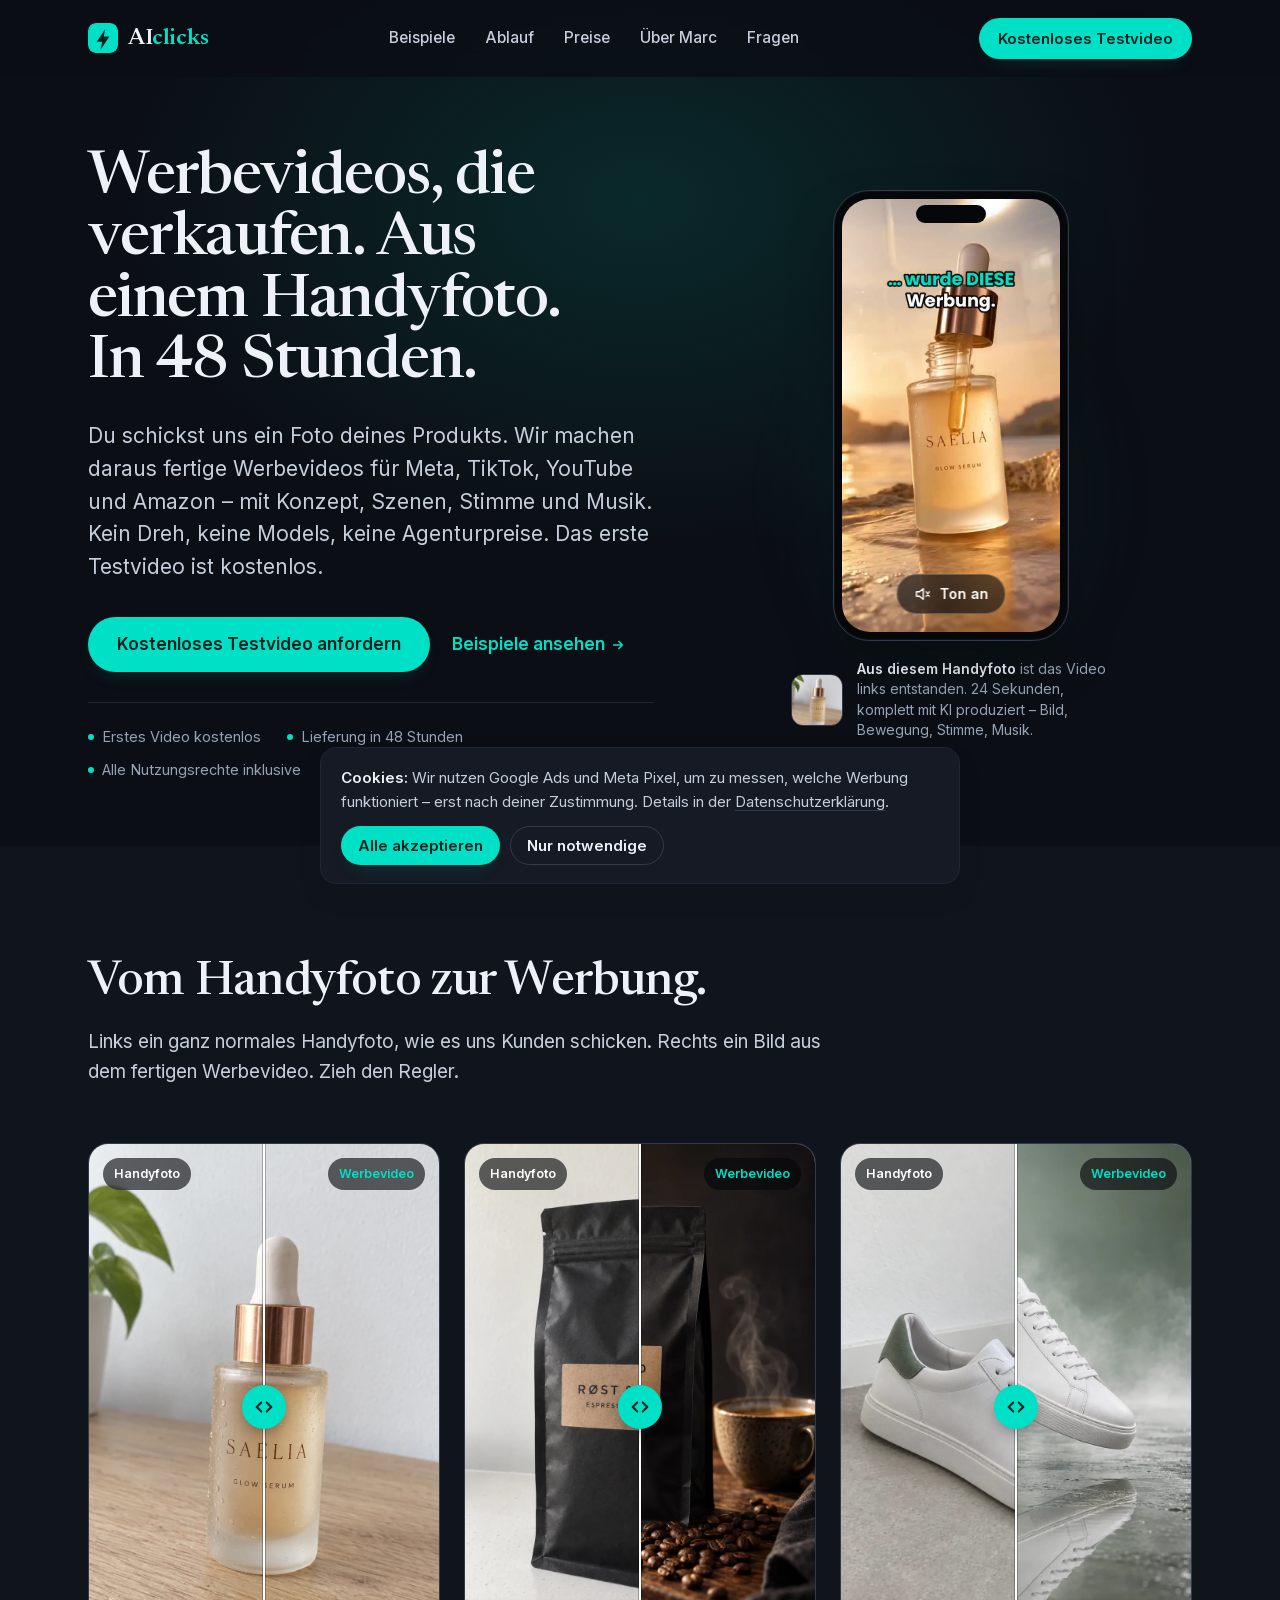
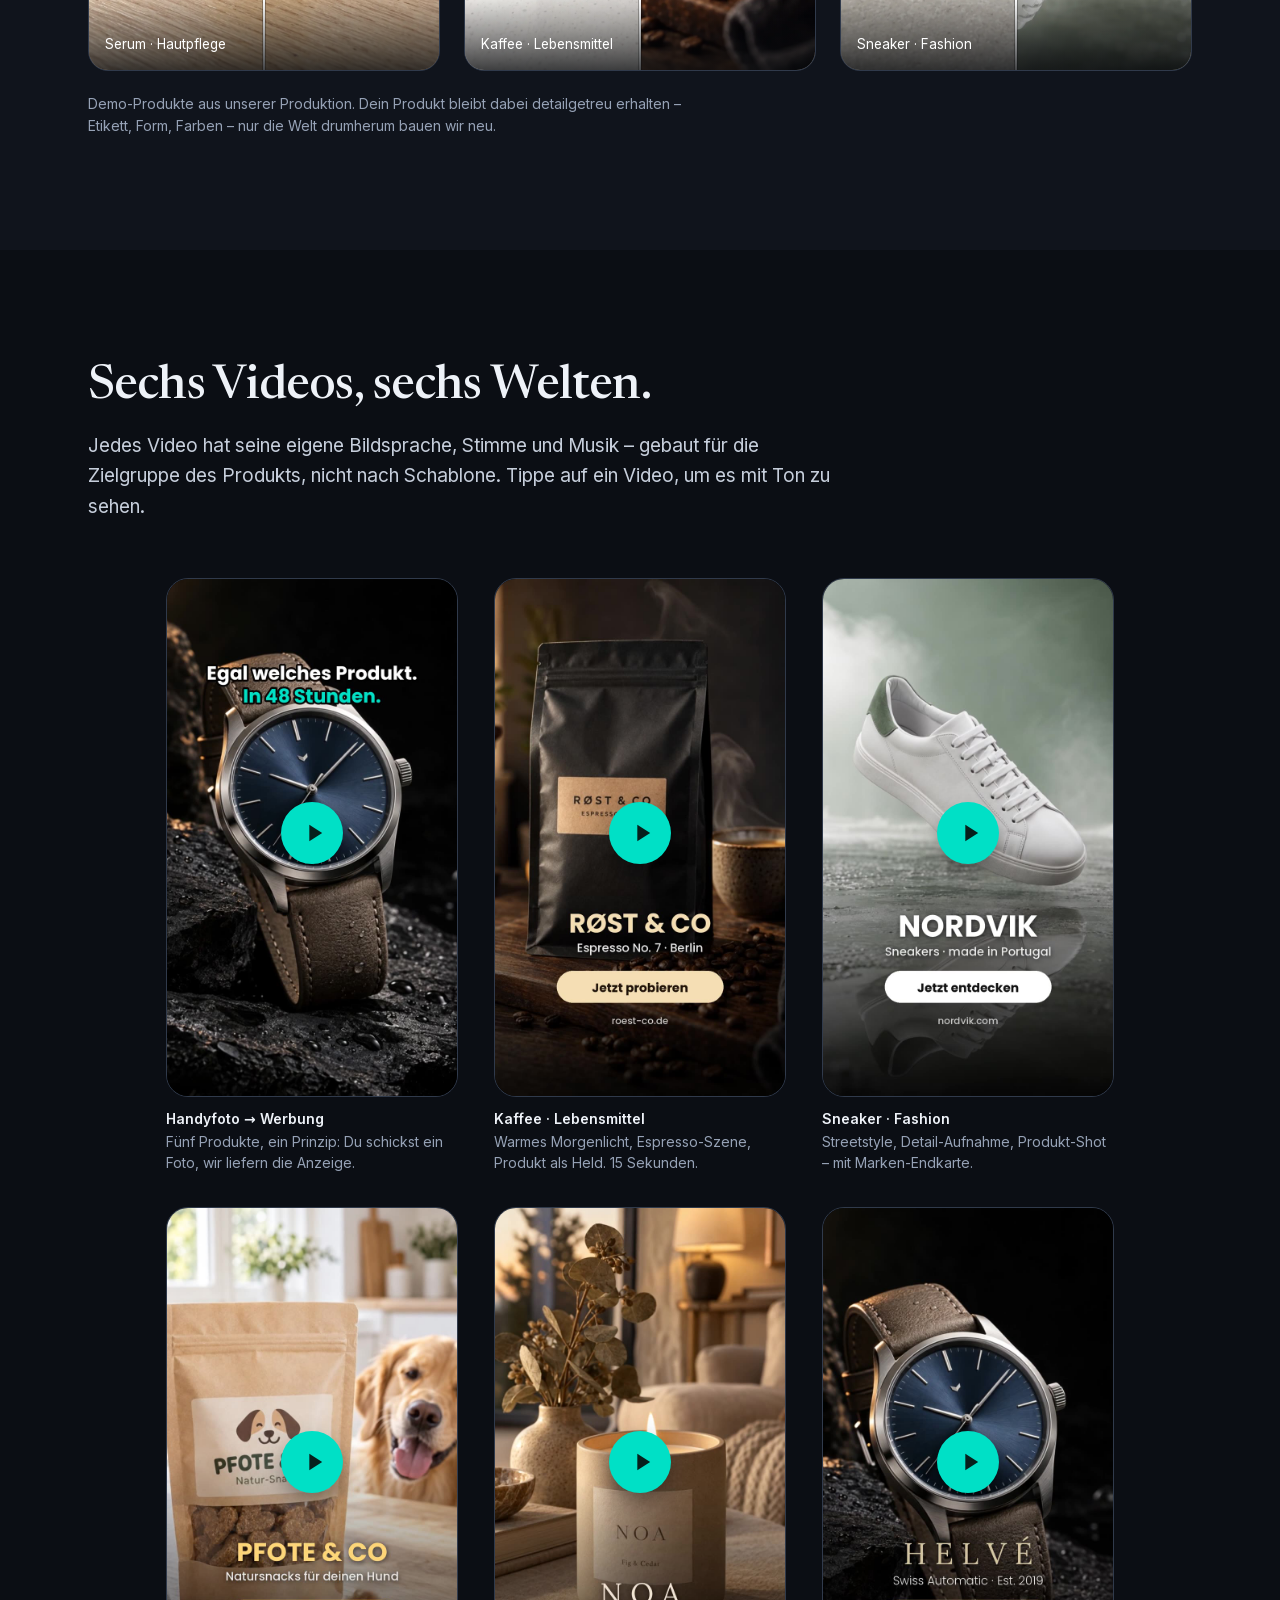
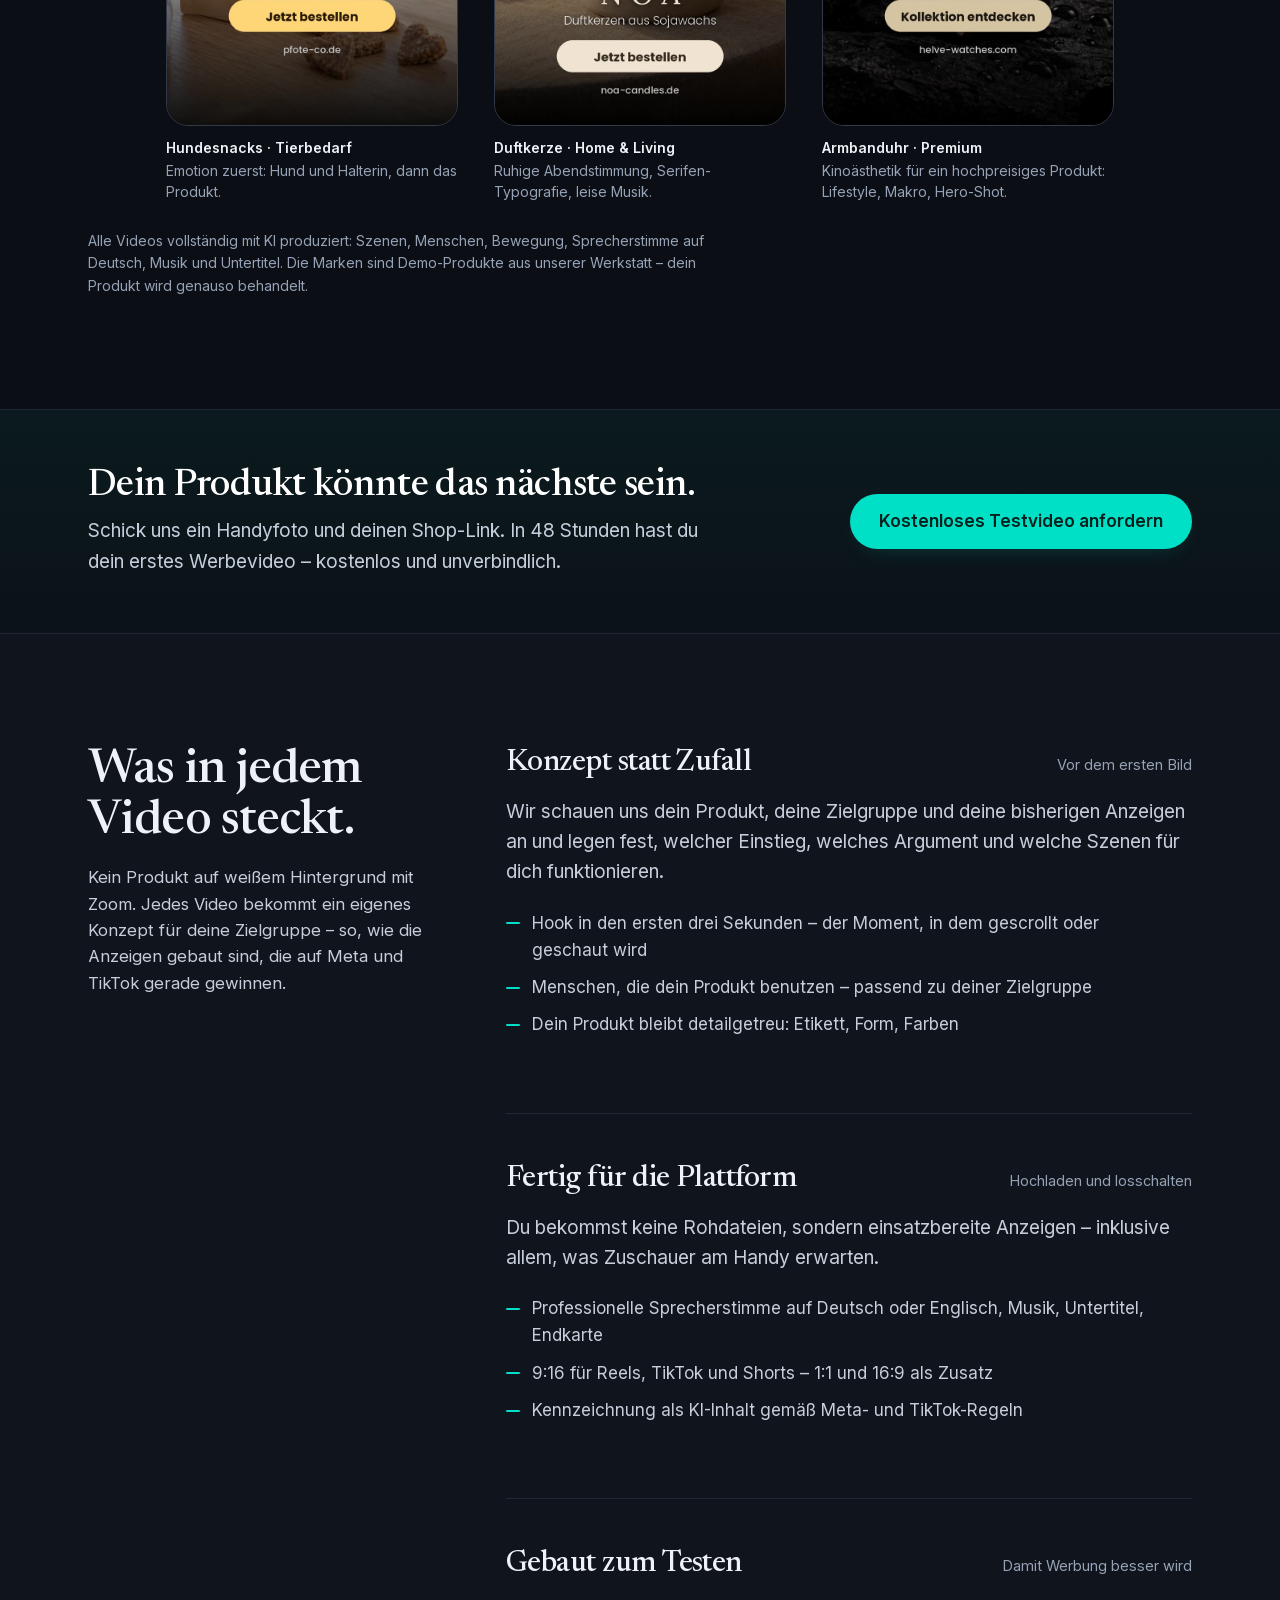
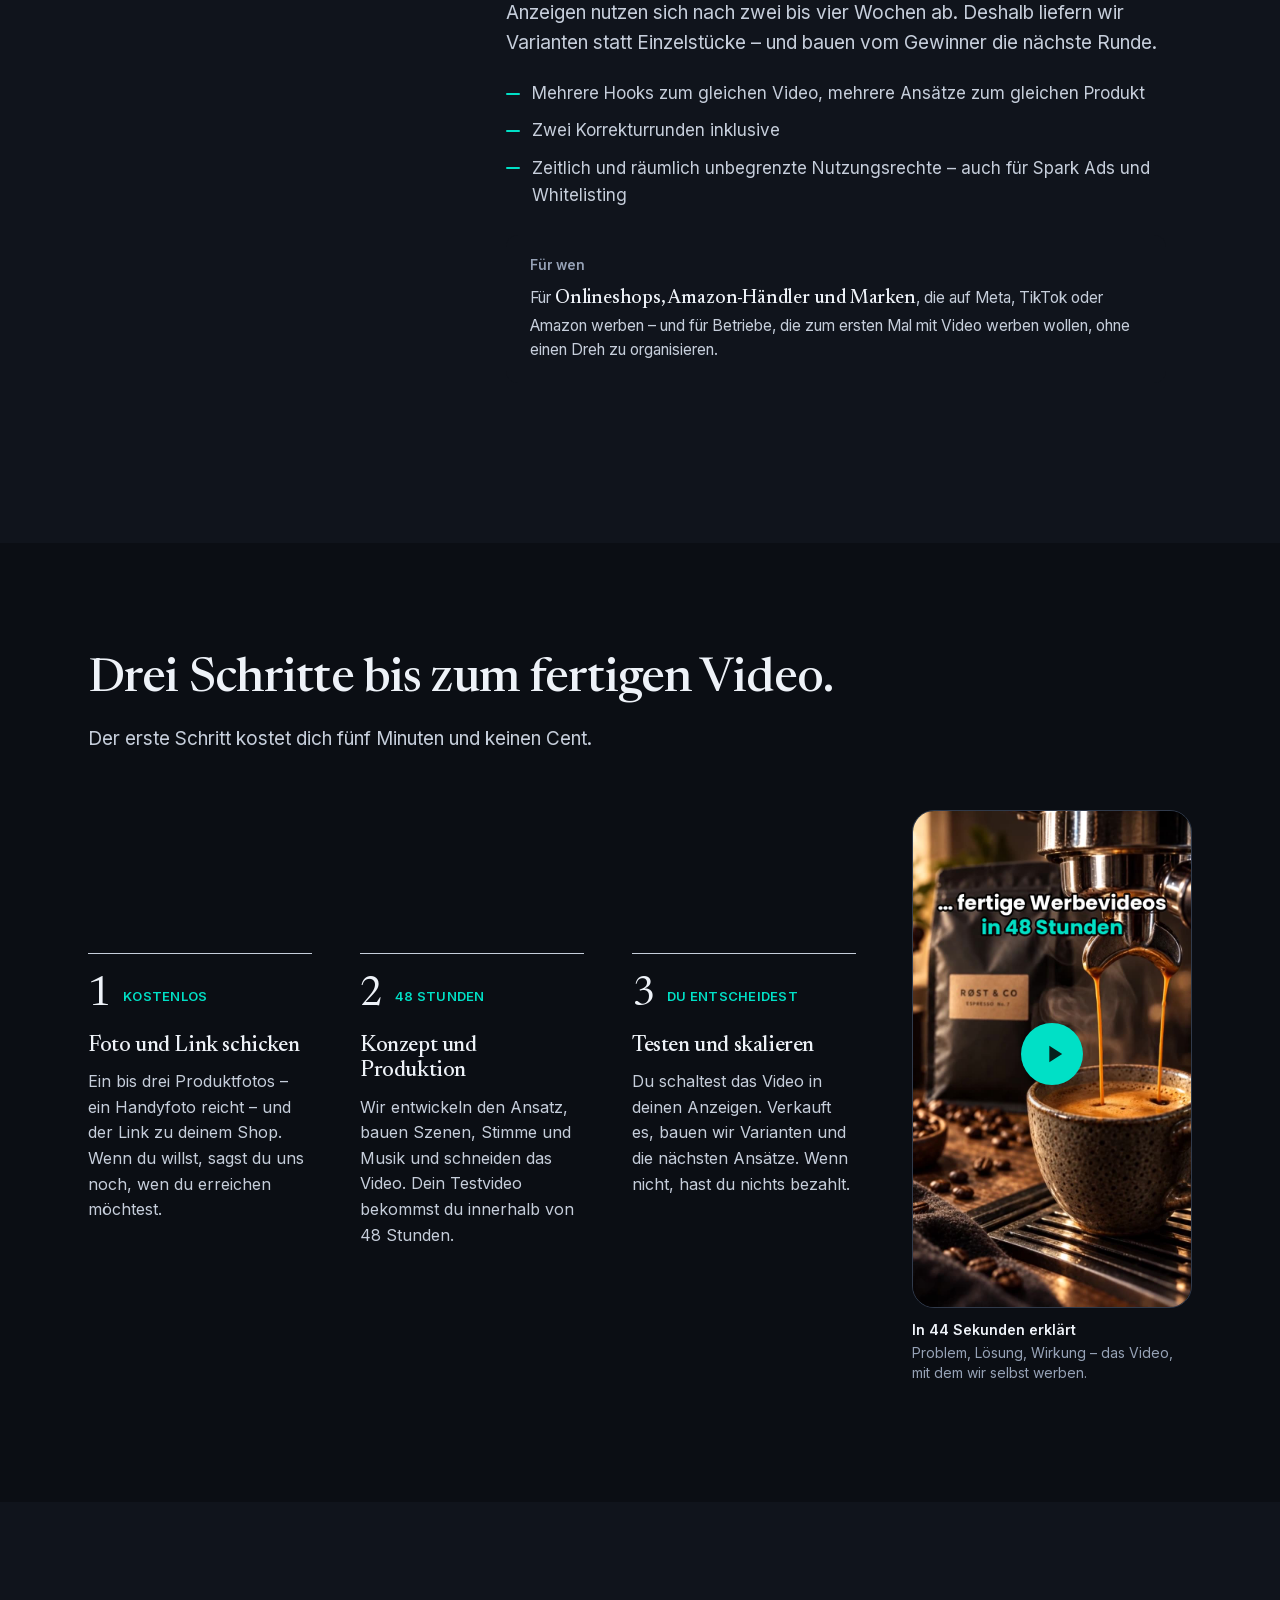
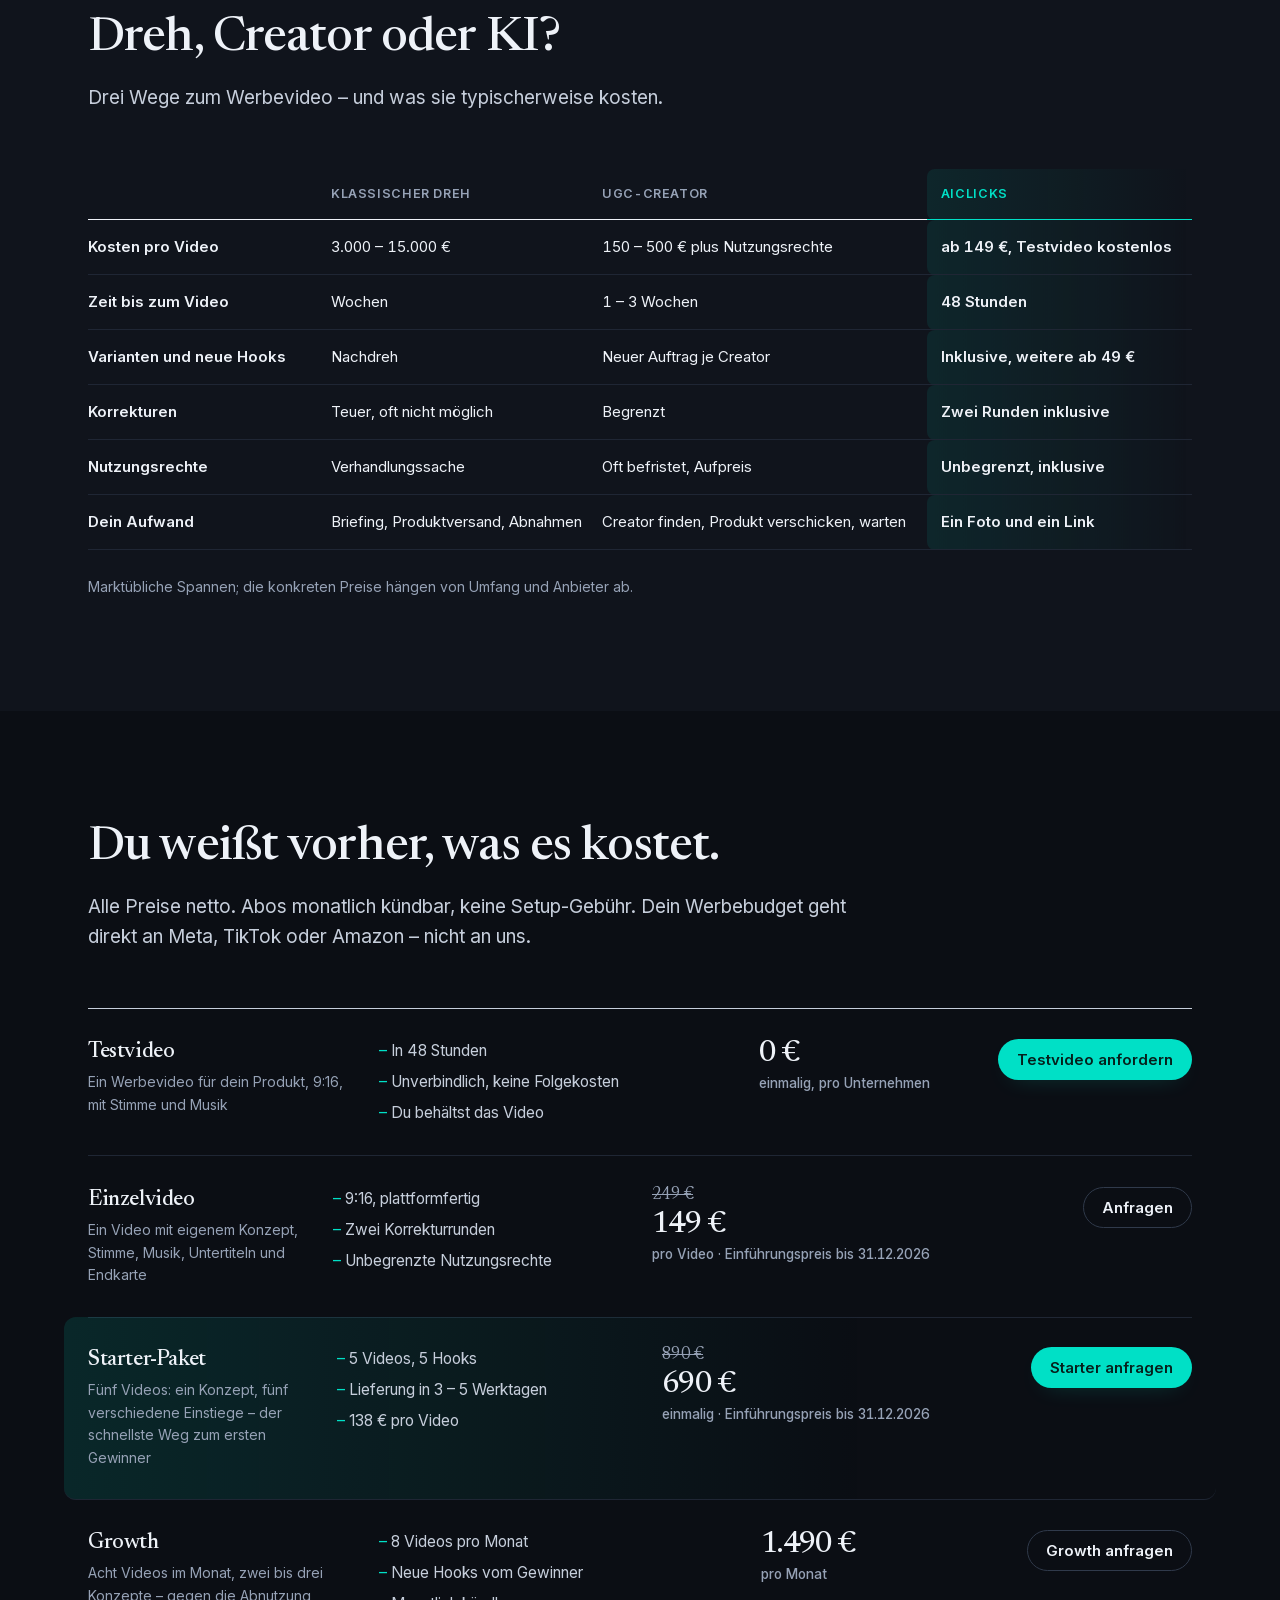
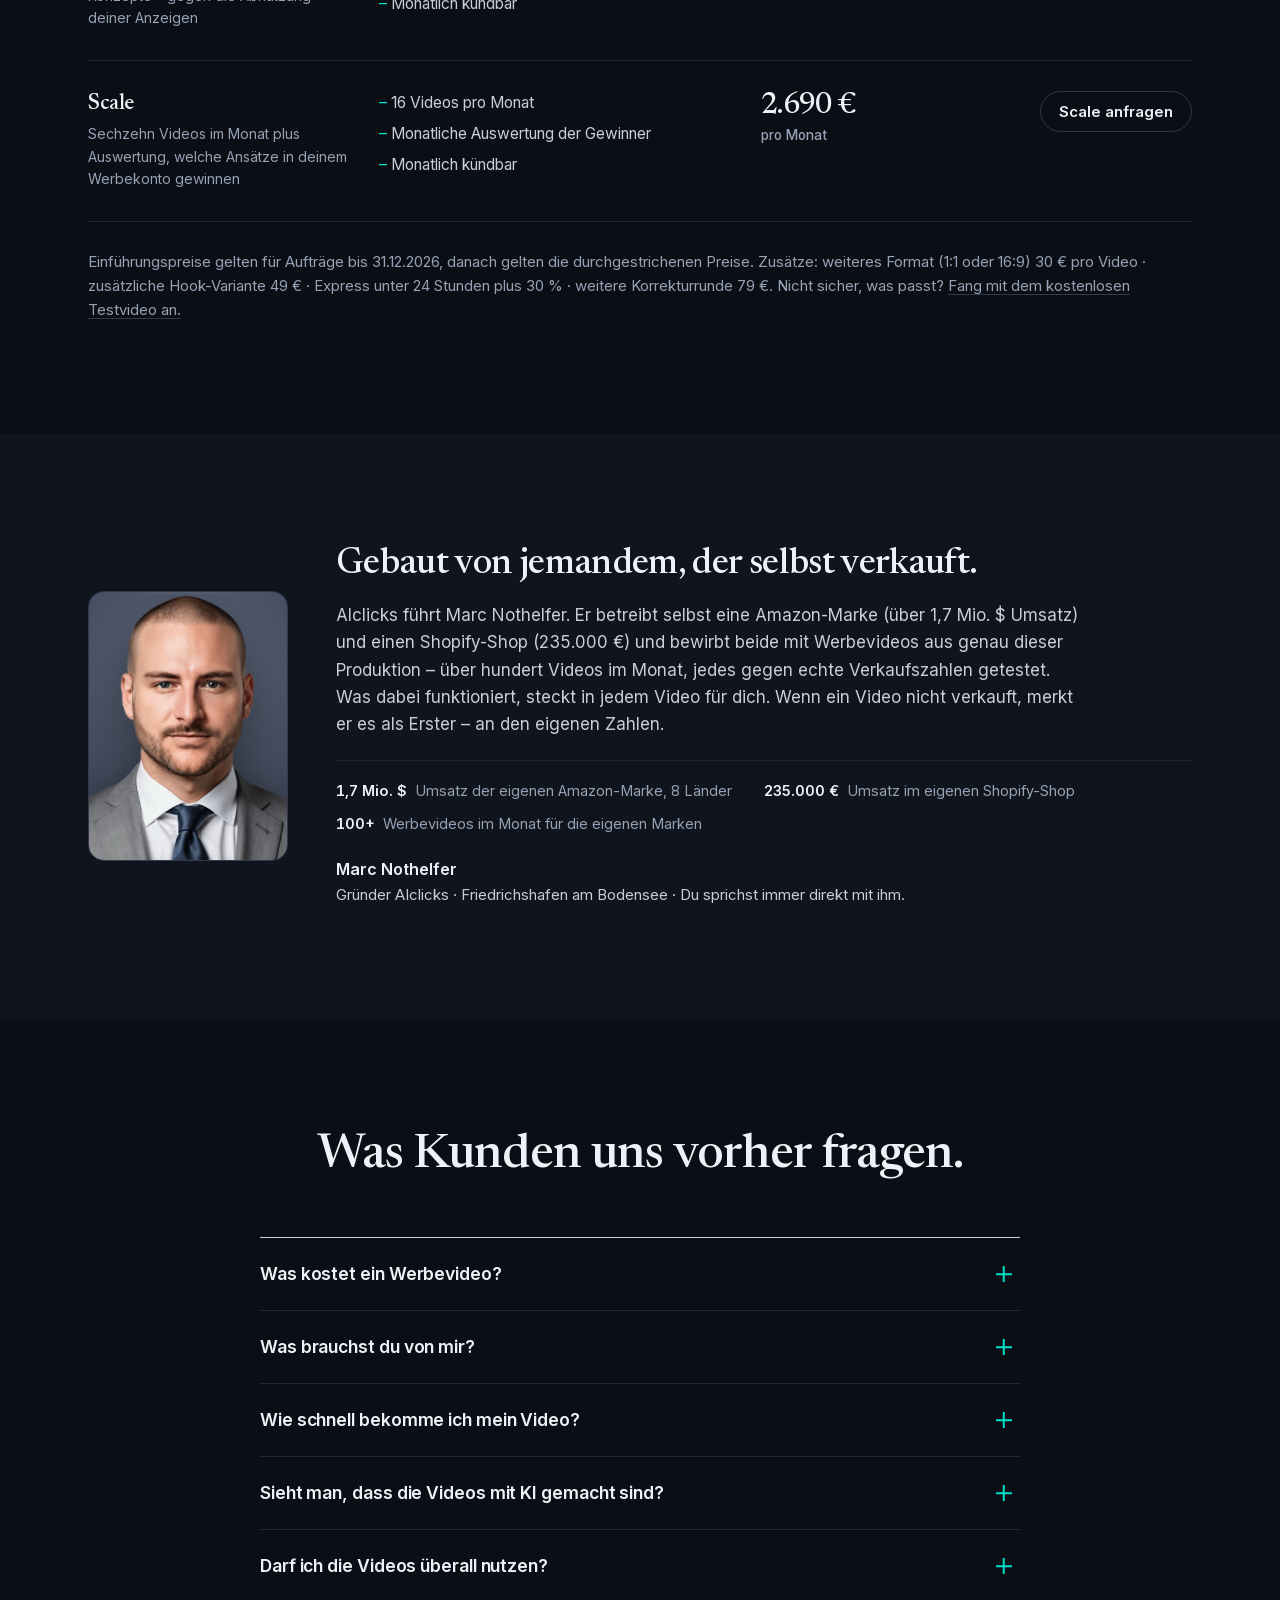
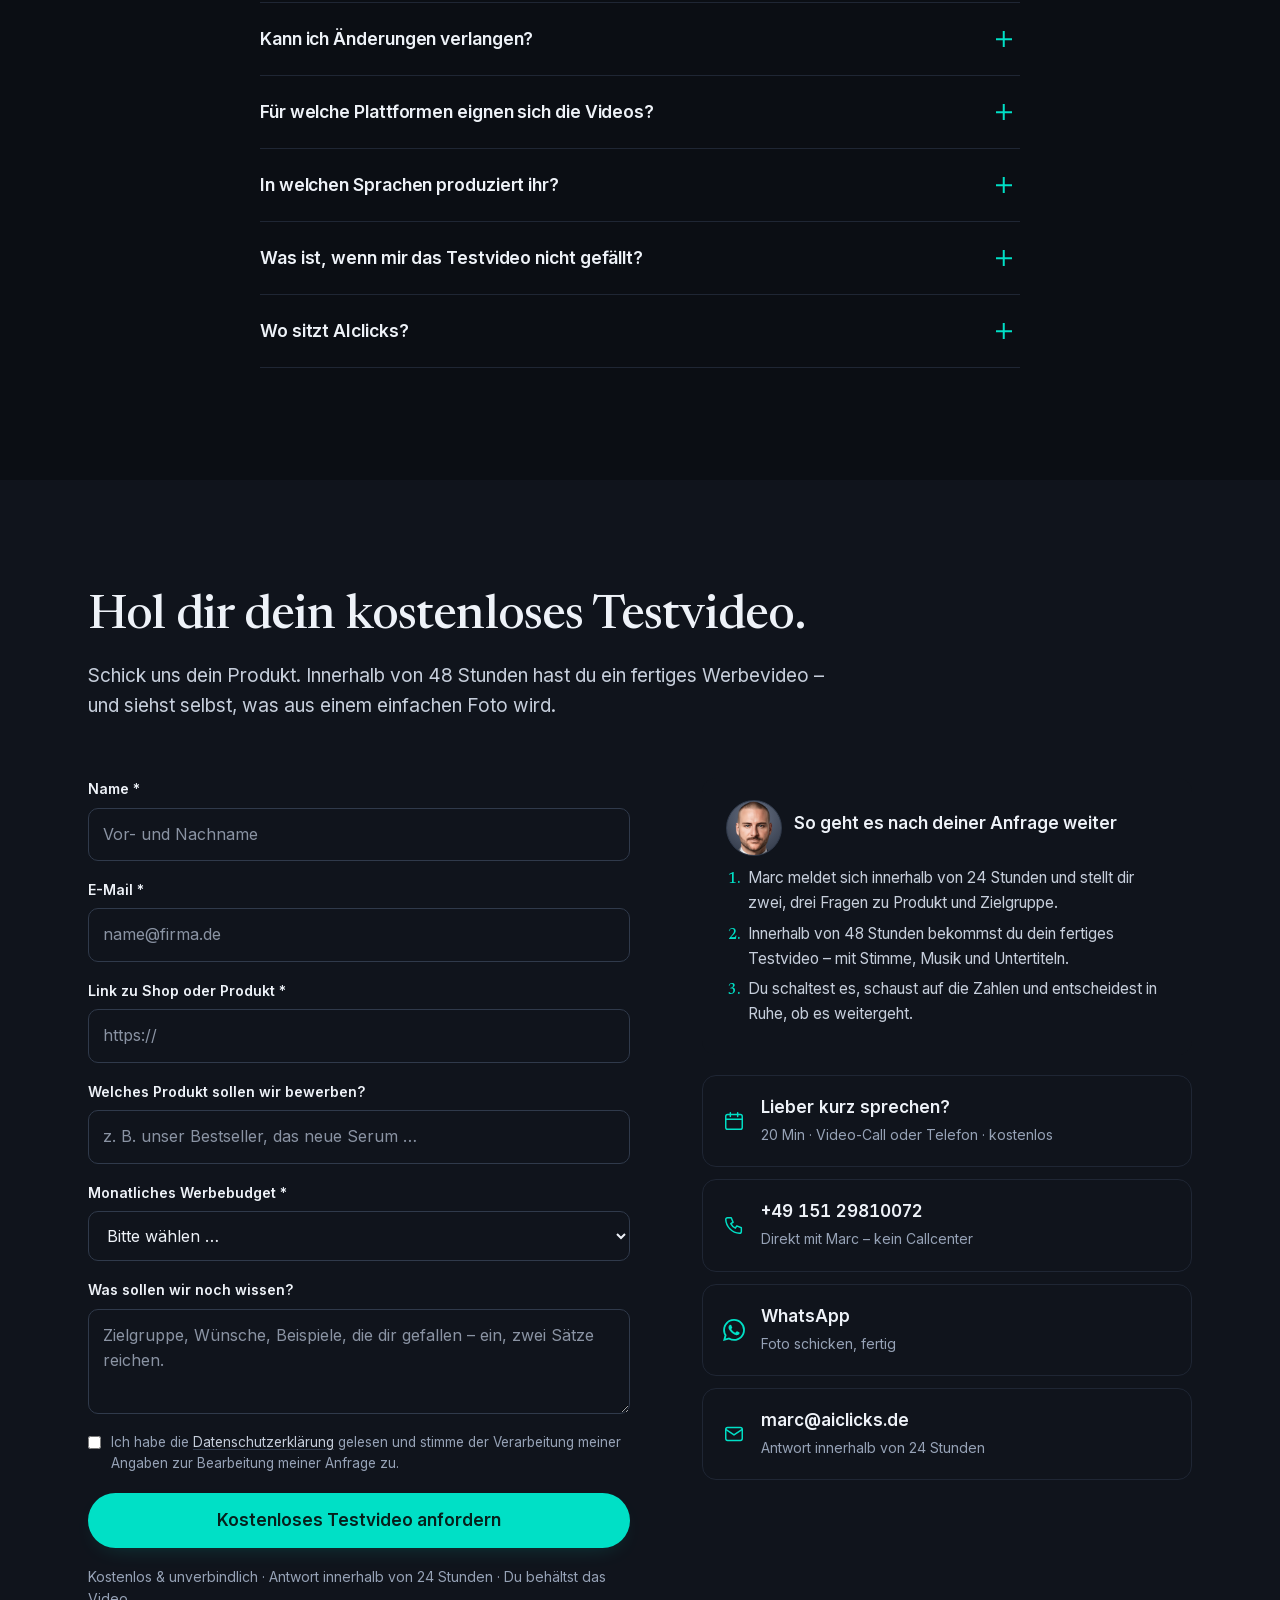
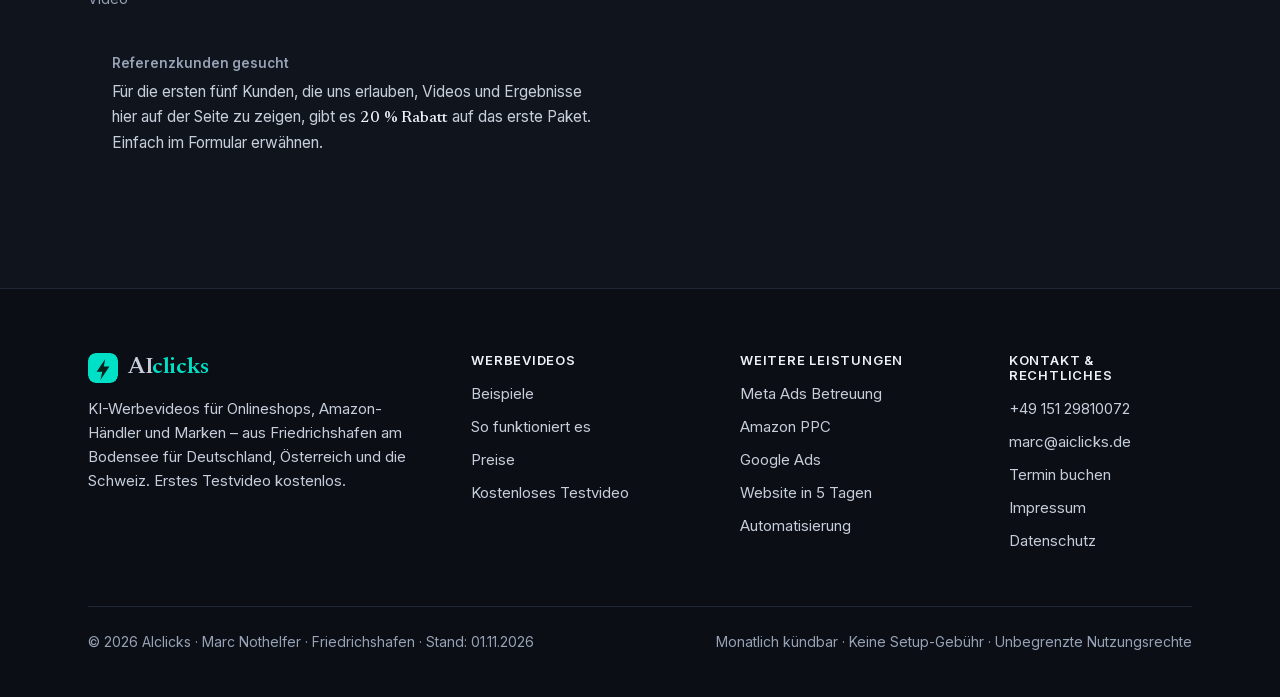
<file: index.html>
<!DOCTYPE html>
<html lang="de">
<head>
<meta charset="UTF-8">
<meta name="viewport" content="width=device-width, initial-scale=1.0">
<title>KI-Werbevideos aus einem Handyfoto – in 48 Stunden | AIclicks</title>
<meta name="description" content="AIclicks produziert Werbevideos mit KI für Onlineshops und Marken: aus einem Produktfoto werden fertige Video-Ads für Meta, TikTok, YouTube und Amazon – in 48 Stunden, ab 149 €. Erstes Testvideo kostenlos.">
<meta name="author" content="Marc Nothelfer – AIclicks">
<meta name="robots" content="index, follow, max-image-preview:large, max-snippet:-1, max-video-preview:-1">
<meta name="theme-color" content="#0b0e14">
<link rel="canonical" href="https://aiclicks.de/">
<link rel="icon" href="/icon.svg" type="image/svg+xml">
<link rel="alternate" type="text/plain" href="https://aiclicks.de/llms.txt" title="LLM-Kontext">
<meta name="geo.region" content="DE-BW">
<meta name="geo.placename" content="Friedrichshafen">
<meta property="og:title" content="AIclicks – Werbevideos, die verkaufen. Aus einem Handyfoto. In 48 Stunden.">
<meta property="og:description" content="Du schickst ein Produktfoto, wir liefern fertige Werbevideos mit Konzept, Szenen, Stimme und Musik – für Meta, TikTok, YouTube und Amazon. Erstes Testvideo kostenlos.">
<meta property="og:type" content="website">
<meta property="og:url" content="https://aiclicks.de/">
<meta property="og:site_name" content="AIclicks">
<meta property="og:locale" content="de_DE">
<meta property="og:image" content="https://aiclicks.de/og-image.jpg">
<meta property="og:image:width" content="1200">
<meta property="og:image:height" content="630">
<meta property="og:image:alt" content="Vom Handyfoto zum fertigen Werbevideo – AIclicks">
<meta name="twitter:card" content="summary_large_image">
<meta name="twitter:title" content="AIclicks – Werbevideos, die verkaufen. Aus einem Handyfoto. In 48 Stunden.">
<meta name="twitter:description" content="Du schickst ein Produktfoto, wir liefern fertige Werbevideos mit Konzept, Szenen, Stimme und Musik. Erstes Testvideo kostenlos.">
<meta name="twitter:image" content="https://aiclicks.de/og-image.jpg">
<link rel="preload" href="/fonts/newsreader-var.woff2" as="font" type="font/woff2" crossorigin>
<link rel="preload" href="/fonts/inter-var.woff2" as="font" type="font/woff2" crossorigin>
<link rel="preload" href="/media/v1-vorher-nachher.jpg" as="image">
<link rel="stylesheet" href="/styles.css">
<link rel="preconnect" href="https://www.googletagmanager.com" crossorigin>
<script type="application/ld+json">
{
  "@context": "https://schema.org",
  "@graph": [
    {
      "@type": ["ProfessionalService", "LocalBusiness"],
      "@id": "https://aiclicks.de/#organization",
      "name": "AIclicks",
      "alternateName": "AIclicks KI-Werbevideos",
      "description": "AIclicks produziert Werbevideos mit KI für Onlineshops, Amazon-Händler und Marken: aus einem Produktfoto entstehen fertige Video-Ads mit Konzept, Szenen, Stimme, Musik und Untertiteln – für Meta, TikTok, YouTube und Amazon, in 48 Stunden. Sitz in Friedrichshafen am Bodensee, Kunden in Deutschland, Österreich und der Schweiz.",
      "url": "https://aiclicks.de/",
      "logo": { "@type": "ImageObject", "url": "https://aiclicks.de/logo.svg" },
      "image": "https://aiclicks.de/og-image.jpg",
      "telephone": "+49 151 29810072",
      "email": "marc@aiclicks.de",
      "priceRange": "0 € – 2.690 €",
      "currenciesAccepted": "EUR",
      "paymentAccepted": "Rechnung, Überweisung",
      "foundingDate": "2026",
      "founder": { "@id": "https://aiclicks.de/#marc" },
      "employee": { "@id": "https://aiclicks.de/#marc" },
      "address": { "@type": "PostalAddress", "addressLocality": "Friedrichshafen", "addressRegion": "Baden-Württemberg", "addressCountry": "DE" },
      "geo": { "@type": "GeoCoordinates", "latitude": 47.6543, "longitude": 9.4795 },
      "areaServed": [
        { "@type": "Country", "name": "Deutschland" },
        { "@type": "Country", "name": "Österreich" },
        { "@type": "Country", "name": "Schweiz" },
        { "@type": "AdministrativeArea", "name": "Bodenseekreis" }
      ],
      "knowsLanguage": ["de", "en"],
      "knowsAbout": ["KI-Werbevideos", "Video Ads", "UGC Ads", "Ad Creatives", "Meta Ads", "TikTok Ads", "Amazon Sponsored Brands Video", "Performance Marketing", "E-Commerce", "Shopify", "Amazon PPC"],
      "hasOfferCatalog": {
        "@type": "OfferCatalog",
        "name": "KI-Werbevideos – Pakete & Preise",
        "itemListElement": [
          { "@type": "Offer", "name": "Kostenloses Testvideo", "url": "https://aiclicks.de/#kontakt", "price": "0", "priceCurrency": "EUR", "itemOffered": { "@type": "Service", "name": "1 KI-Werbevideo (9:16) für dein Produkt", "serviceType": "Ad Creative Production" } },
          { "@type": "Offer", "name": "Einzelvideo (Einführungspreis)", "url": "https://aiclicks.de/#preise", "price": "149", "priceValidUntil": "2026-12-31", "priceCurrency": "EUR", "itemOffered": { "@type": "Service", "name": "1 KI-Werbevideo mit Stimme, Musik, Untertiteln und Endkarte", "serviceType": "Ad Creative Production" } },
          { "@type": "Offer", "name": "Starter-Paket – 5 Videos (Einführungspreis)", "url": "https://aiclicks.de/#preise", "price": "690", "priceValidUntil": "2026-12-31", "priceCurrency": "EUR", "itemOffered": { "@type": "Service", "name": "5 KI-Werbevideos: 1 Konzept, 5 Hook-Varianten", "serviceType": "Ad Creative Production" } },
          { "@type": "Offer", "name": "Growth – 8 Videos pro Monat", "url": "https://aiclicks.de/#preise", "price": "1490", "priceCurrency": "EUR", "priceSpecification": { "@type": "UnitPriceSpecification", "price": "1490", "priceCurrency": "EUR", "unitText": "Monat" }, "itemOffered": { "@type": "Service", "name": "8 KI-Werbevideos pro Monat, 2–3 Konzepte", "serviceType": "Ad Creative Production" } },
          { "@type": "Offer", "name": "Scale – 16 Videos pro Monat", "url": "https://aiclicks.de/#preise", "price": "2690", "priceCurrency": "EUR", "priceSpecification": { "@type": "UnitPriceSpecification", "price": "2690", "priceCurrency": "EUR", "unitText": "Monat" }, "itemOffered": { "@type": "Service", "name": "16 KI-Werbevideos pro Monat inkl. Auswertung der Gewinner", "serviceType": "Ad Creative Production" } }
        ]
      },
      "makesOffer": [
        { "@type": "Offer", "itemOffered": { "@type": "Service", "name": "KI-Werbevideos & Ad Creatives", "url": "https://aiclicks.de/" } },
        { "@type": "Offer", "itemOffered": { "@type": "Service", "name": "Meta Ads Agentur (Facebook & Instagram)", "url": "https://aiclicks.de/meta-ads-agentur.html" } },
        { "@type": "Offer", "itemOffered": { "@type": "Service", "name": "Amazon PPC Agentur", "url": "https://aiclicks.de/amazon-ppc-agentur.html" } },
        { "@type": "Offer", "itemOffered": { "@type": "Service", "name": "Google Ads Agentur", "url": "https://aiclicks.de/google-ads-agentur-bodensee.html" } }
      ]
    },
    {
      "@type": "Person",
      "@id": "https://aiclicks.de/#marc",
      "name": "Marc Nothelfer",
      "jobTitle": "Gründer & Creative Producer",
      "worksFor": { "@id": "https://aiclicks.de/#organization" },
      "image": "https://aiclicks.de/marc-nothelfer.webp",
      "email": "marc@aiclicks.de",
      "telephone": "+49 151 29810072",
      "url": "https://aiclicks.de/#ueber",
      "knowsAbout": ["KI-Werbevideos", "Meta Ads", "Amazon PPC", "E-Commerce", "Shopify", "Performance Marketing"],
      "description": "Gründer von AIclicks. Hat eine eigene Amazon-Marke auf über 1,7 Mio. $ Umsatz und einen eigenen Shopify-Shop auf 235.000 € gebracht und bewirbt beide mit KI-Werbevideos aus eigener Produktion."
    },
    {
      "@type": "VideoObject",
      "@id": "https://aiclicks.de/#demo-video",
      "name": "Vom Handyfoto zum Werbevideo – KI-Werbevideo Beispiel (AIclicks)",
      "description": "Aus einem einfachen Handyfoto eines Serums entsteht in 48 Stunden eine fertige Werbeanzeige mit Szenen, Stimme und Musik – komplett mit KI produziert.",
      "thumbnailUrl": "https://aiclicks.de/media/v1-vorher-nachher.jpg",
      "contentUrl": "https://aiclicks.de/media/v1-vorher-nachher-v3.mp4",
      "uploadDate": "2026-11-01",
      "duration": "PT24S",
      "inLanguage": "de",
      "publisher": { "@id": "https://aiclicks.de/#organization" }
    },
    {
      "@type": "WebSite",
      "@id": "https://aiclicks.de/#website",
      "url": "https://aiclicks.de/",
      "name": "AIclicks",
      "inLanguage": "de-DE",
      "publisher": { "@id": "https://aiclicks.de/#organization" }
    },
    {
      "@type": "WebPage",
      "@id": "https://aiclicks.de/#webpage",
      "url": "https://aiclicks.de/",
      "name": "KI-Werbevideos aus einem Handyfoto – in 48 Stunden | AIclicks",
      "isPartOf": { "@id": "https://aiclicks.de/#website" },
      "about": { "@id": "https://aiclicks.de/#organization" },
      "inLanguage": "de-DE",
      "dateModified": "2026-11-01",
      "primaryImageOfPage": { "@type": "ImageObject", "url": "https://aiclicks.de/og-image.jpg" },
      "video": { "@id": "https://aiclicks.de/#demo-video" }
    },
    {
      "@type": "FAQPage",
      "@id": "https://aiclicks.de/#faq",
      "mainEntity": [
        { "@type": "Question", "name": "Was kostet ein KI-Werbevideo bei AIclicks?", "acceptedAnswer": { "@type": "Answer", "text": "Ein einzelnes Werbevideo kostet zur Einführung 149 € (regulär 249 €), das Starter-Paket mit 5 Videos 690 € (regulär 890 €), das Growth-Abo mit 8 Videos im Monat 1.490 € und das Scale-Abo mit 16 Videos im Monat 2.690 €. Das erste Testvideo ist kostenlos. Alle Preise netto, Abos monatlich kündbar." } },
        { "@type": "Question", "name": "Was brauche ich, um ein Werbevideo zu bekommen?", "acceptedAnswer": { "@type": "Answer", "text": "Ein bis drei Fotos deines Produkts – ein Handyfoto reicht – und den Link zu deinem Shop oder deiner Produktseite. Zielgruppe, Wünsche oder Beispiele kannst du mitgeben, musst du aber nicht." } },
        { "@type": "Question", "name": "Wie schnell bekomme ich mein Video?", "acceptedAnswer": { "@type": "Answer", "text": "Testvideo und Einzelvideos liefern wir innerhalb von 48 Stunden nach dem Briefing. Pakete mit mehreren Videos brauchen 3 bis 5 Werktage." } },
        { "@type": "Question", "name": "Sieht man den Videos an, dass sie mit KI gemacht sind?", "acceptedAnswer": { "@type": "Answer", "text": "Szenen, Menschen und Bewegung entstehen mit KI, dein Produkt bleibt detailgetreu. Wir kennzeichnen die Videos gemäß den Regeln von Meta und TikTok. Entscheidend ist nicht, ob man es sieht, sondern ob das Video verkauft – deshalb kannst du es mit dem kostenlosen Testvideo gefahrlos ausprobieren." } },
        { "@type": "Question", "name": "Darf ich die Videos überall nutzen?", "acceptedAnswer": { "@type": "Answer", "text": "Ja. Du bekommst zeitlich und räumlich unbegrenzte Nutzungsrechte für alle Kanäle – Werbung, Website, Shop, Social Media, Marktplätze, auch Spark Ads und Whitelisting." } },
        { "@type": "Question", "name": "Kann ich Änderungen verlangen?", "acceptedAnswer": { "@type": "Answer", "text": "Ja, zwei Korrekturrunden sind in jedem Paket enthalten. Weitere Runden kosten 79 € pro Runde." } },
        { "@type": "Question", "name": "Für welche Plattformen eignen sich die Videos?", "acceptedAnswer": { "@type": "Answer", "text": "Für Meta (Facebook und Instagram), TikTok, YouTube Shorts, Amazon Sponsored Brands Video sowie für Shop und Website. Standard ist 9:16, weitere Formate wie 1:1 und 16:9 gibt es als Zusatz." } },
        { "@type": "Question", "name": "In welchen Sprachen produziert AIclicks?", "acceptedAnswer": { "@type": "Answer", "text": "Deutsch und Englisch, weitere Sprachen auf Anfrage. Stimme und Untertitel passen wir an den Zielmarkt an." } }
      ]
    }
  ]
}
</script>
<script>document.documentElement.classList.add('js')</script>
<!-- Google Consent Mode v2 (Default: alles abgelehnt) + Google Ads Tag -->
<script>
window.dataLayer=window.dataLayer||[];function gtag(){dataLayer.push(arguments);}
gtag('consent','default',{ad_storage:'denied',ad_user_data:'denied',ad_personalization:'denied',analytics_storage:'denied'});
gtag('js',new Date());gtag('config','AW-304314047');
</script>
<script async src="https://www.googletagmanager.com/gtag/js?id=AW-304314047"></script>
<!-- Meta Pixel: wird erst nach Marketing-Consent geladen -->
<script>
function loadFbq(){if(window.fbq)return;!function(f,b,e,v,n,t,s){if(f.fbq)return;n=f.fbq=function(){n.callMethod?
n.callMethod.apply(n,arguments):n.queue.push(arguments)};if(!f._fbq)f._fbq=n;
n.push=n;n.loaded=!0;n.version='2.0';n.queue=[];t=b.createElement(e);t.async=!0;
t.src=v;s=b.getElementsByTagName(e)[0];s.parentNode.insertBefore(t,s)}(window,document,'script','https://connect.facebook.net/en_US/fbevents.js');}
</script>
</head>
<body>
<a class="skip-link" href="#main">Zum Inhalt springen</a>

<header id="top">
  <div class="wrap nav">
    <a class="brand" href="/"><img src="/icon.svg" alt="" width="30" height="30"><span>AI<b>clicks</b></span></a>
    <nav id="navlinks" aria-label="Hauptnavigation">
      <a href="#beispiele">Beispiele</a>
      <a href="#ablauf">Ablauf</a>
      <a href="#preise">Preise</a>
      <a href="#ueber">Über Marc</a>
      <a href="#faq">Fragen</a>
    </nav>
    <div class="nav-right">
      <a href="#kontakt" class="btn">Kostenloses Testvideo</a>
      <button class="menu-btn" id="menuBtn" aria-label="Menü öffnen" aria-expanded="false" aria-controls="navlinks">Menü</button>
    </div>
  </div>
</header>

<main id="main">

<!-- HERO -->
<section class="hero hero-video">
  <div class="wrap hero-grid">
    <div>
      <h1 class="rise" style="--i:0">Werbevideos, die verkaufen. Aus einem Handyfoto. In 48 Stunden.</h1>
      <p class="lead rise" style="--i:1">Du schickst uns ein Foto deines Produkts. Wir machen daraus fertige Werbevideos für Meta, TikTok, YouTube und Amazon – mit Konzept, Szenen, Stimme und Musik. Kein Dreh, keine Models, keine Agenturpreise. Das erste Testvideo ist kostenlos.</p>
      <div class="cta-row rise" style="--i:2">
        <a href="#kontakt" class="btn lg">Kostenloses Testvideo anfordern</a>
        <a href="#beispiele" class="link">Beispiele ansehen</a>
      </div>
      <div class="trust rise" style="--i:3"><span>Erstes Video kostenlos</span><span>Lieferung in 48 Stunden</span><span>Alle Nutzungsrechte inklusive</span></div>
    </div>
    <div class="hero-demo rise" style="--i:2">
      <figure class="phone phone-hero">
        <video id="heroVideo" src="/media/v1-vorher-nachher-v3.mp4" poster="/media/v1-vorher-nachher.jpg" muted autoplay loop playsinline preload="metadata" aria-label="Beispiel-Werbevideo: Aus einem Handyfoto wird eine fertige Anzeige"></video>
        <button class="sound" type="button" id="heroSound" aria-pressed="false" aria-label="Ton einschalten"><svg viewBox="0 0 24 24" fill="none" stroke="currentColor" stroke-width="1.8" stroke-linecap="round" stroke-linejoin="round" aria-hidden="true"><path d="M4 9v6h4l5 4V5L8 9H4z"/><path class="on" d="M16 9a4 4 0 0 1 0 6M18.5 6.5a8 8 0 0 1 0 11"/><path class="off" d="M17 9l4 6M21 9l-4 6"/></svg><span>Ton an</span></button>
      </figure>
      <figcaption class="demo-cap">
        <img src="/media/vorher-m.webp" alt="Das Handyfoto, aus dem das Video entstand" width="480" height="720" loading="lazy" decoding="async">
        <span><b>Aus diesem Handyfoto</b> ist das Video links entstanden. 24 Sekunden, komplett mit KI produziert – Bild, Bewegung, Stimme, Musik.</span>
      </figcaption>
    </div>
  </div>
</section>

<!-- VORHER / NACHHER -->
<section id="beispiele" class="soft">
  <div class="wrap">
    <div class="section-head">
      <h2>Vom Handyfoto zur Werbung.</h2>
      <p>Links ein ganz normales Handyfoto, wie es uns Kunden schicken. Rechts ein Bild aus dem fertigen Werbevideo. Zieh den Regler.</p>
    </div>
    <div class="compare-grid">
      <figure class="compare" data-compare>
        <img class="before" src="/media/vorher.webp" alt="Vorher: einfaches Handyfoto eines Serums auf dem Küchentisch" width="900" height="1350" loading="lazy" decoding="async">
        <img class="after" src="/media/nachher.webp" alt="Nachher: Bild aus dem Werbevideo – das Serum im goldenen Studiolicht" width="900" height="1350" loading="lazy" decoding="async">
        <div class="handle" aria-hidden="true"></div>
        <input type="range" min="0" max="100" value="50" aria-label="Vergleich Vorher/Nachher verschieben">
        <span class="tag tag-l">Handyfoto</span><span class="tag tag-r">Werbevideo</span>
        <figcaption>Serum · Hautpflege</figcaption>
      </figure>
      <figure class="compare" data-compare>
        <img class="before" src="/media/kaffee-vorher.webp" alt="Vorher: einfaches Handyfoto einer Kaffeetüte auf einem weißen Tisch" width="900" height="1350" loading="lazy" decoding="async">
        <img class="after" src="/media/kaffee-nachher.webp" alt="Nachher: die Kaffeetüte im warmen Morgenlicht mit Bohnen und Dampf" width="900" height="1350" loading="lazy" decoding="async">
        <div class="handle" aria-hidden="true"></div>
        <input type="range" min="0" max="100" value="50" aria-label="Vergleich Vorher/Nachher verschieben">
        <span class="tag tag-l">Handyfoto</span><span class="tag tag-r">Werbevideo</span>
        <figcaption>Kaffee · Lebensmittel</figcaption>
      </figure>
      <figure class="compare" data-compare>
        <img class="before" src="/media/sneaker-vorher.webp" alt="Vorher: einfaches Handyfoto eines Sneakers auf dem Boden" width="900" height="1350" loading="lazy" decoding="async">
        <img class="after" src="/media/sneaker-nachher.webp" alt="Nachher: der Sneaker schwebt über einer spiegelnden Wasserfläche" width="900" height="1350" loading="lazy" decoding="async">
        <div class="handle" aria-hidden="true"></div>
        <input type="range" min="0" max="100" value="50" aria-label="Vergleich Vorher/Nachher verschieben">
        <span class="tag tag-l">Handyfoto</span><span class="tag tag-r">Werbevideo</span>
        <figcaption>Sneaker · Fashion</figcaption>
      </figure>
    </div>
    <p class="fine demo-note">Demo-Produkte aus unserer Produktion. Dein Produkt bleibt dabei detailgetreu erhalten – Etikett, Form, Farben – nur die Welt drumherum bauen wir neu.</p>
  </div>
</section>

<!-- VIDEOS -->
<section id="videos">
  <div class="wrap">
    <div class="section-head">
      <h2>Sechs Videos, sechs Welten.</h2>
      <p>Jedes Video hat seine eigene Bildsprache, Stimme und Musik – gebaut für die Zielgruppe des Produkts, nicht nach Schablone. Tippe auf ein Video, um es mit Ton zu sehen.</p>
    </div>
    <div class="vid-grid">
      <figure class="phone vid" data-vid>
        <video src="/media/showreel-handyfoto.mp4" poster="/media/showreel-handyfoto-b.jpg" preload="none" playsinline aria-label="Video: Vom Handyfoto zur Werbung – fünf Produkte"></video>
        <button class="play" type="button" aria-label="Video abspielen"><svg viewBox="0 0 24 24" fill="currentColor" aria-hidden="true"><path d="M8 5v14l11-7z"/></svg></button>
        <figcaption><b>Handyfoto → Werbung</b>Fünf Produkte, ein Prinzip: Du schickst ein Foto, wir liefern die Anzeige.</figcaption>
      </figure>
      <figure class="phone vid" data-vid>
        <video src="/media/bsp-kaffee.mp4" poster="/media/bsp-kaffee.jpg" preload="none" playsinline aria-label="Video: Kaffee"></video>
        <button class="play" type="button" aria-label="Video abspielen"><svg viewBox="0 0 24 24" fill="currentColor" aria-hidden="true"><path d="M8 5v14l11-7z"/></svg></button>
        <figcaption><b>Kaffee · Lebensmittel</b>Warmes Morgenlicht, Espresso-Szene, Produkt als Held. 15 Sekunden.</figcaption>
      </figure>
      <figure class="phone vid" data-vid>
        <video src="/media/bsp-sneaker.mp4" poster="/media/bsp-sneaker.jpg" preload="none" playsinline aria-label="Video: Sneaker"></video>
        <button class="play" type="button" aria-label="Video abspielen"><svg viewBox="0 0 24 24" fill="currentColor" aria-hidden="true"><path d="M8 5v14l11-7z"/></svg></button>
        <figcaption><b>Sneaker · Fashion</b>Streetstyle, Detail-Aufnahme, Produkt-Shot – mit Marken-Endkarte.</figcaption>
      </figure>
      <figure class="phone vid" data-vid>
        <video src="/media/bsp-hundesnacks.mp4" poster="/media/bsp-hundesnacks.jpg" preload="none" playsinline aria-label="Video: Hundesnacks"></video>
        <button class="play" type="button" aria-label="Video abspielen"><svg viewBox="0 0 24 24" fill="currentColor" aria-hidden="true"><path d="M8 5v14l11-7z"/></svg></button>
        <figcaption><b>Hundesnacks · Tierbedarf</b>Emotion zuerst: Hund und Halterin, dann das Produkt.</figcaption>
      </figure>
      <figure class="phone vid" data-vid>
        <video src="/media/bsp-kerze.mp4" poster="/media/bsp-kerze.jpg" preload="none" playsinline aria-label="Video: Duftkerze"></video>
        <button class="play" type="button" aria-label="Video abspielen"><svg viewBox="0 0 24 24" fill="currentColor" aria-hidden="true"><path d="M8 5v14l11-7z"/></svg></button>
        <figcaption><b>Duftkerze · Home &amp; Living</b>Ruhige Abendstimmung, Serifen-Typografie, leise Musik.</figcaption>
      </figure>
      <figure class="phone vid" data-vid>
        <video src="/media/bsp-uhr.mp4" poster="/media/bsp-uhr.jpg" preload="none" playsinline aria-label="Video: Armbanduhr"></video>
        <button class="play" type="button" aria-label="Video abspielen"><svg viewBox="0 0 24 24" fill="currentColor" aria-hidden="true"><path d="M8 5v14l11-7z"/></svg></button>
        <figcaption><b>Armbanduhr · Premium</b>Kinoästhetik für ein hochpreisiges Produkt: Lifestyle, Makro, Hero-Shot.</figcaption>
      </figure>
    </div>
    <p class="fine demo-note">Alle Videos vollständig mit KI produziert: Szenen, Menschen, Bewegung, Sprecherstimme auf Deutsch, Musik und Untertitel. Die Marken sind Demo-Produkte aus unserer Werkstatt – dein Produkt wird genauso behandelt.</p>
  </div>
</section>

<!-- CTA ZWISCHENBAND -->
<section class="cta-band">
  <div class="wrap">
    <div class="cta-band-in">
      <div>
        <h2>Dein Produkt könnte das nächste sein.</h2>
        <p>Schick uns ein Handyfoto und deinen Shop-Link. In 48 Stunden hast du dein erstes Werbevideo – kostenlos und unverbindlich.</p>
      </div>
      <a href="#kontakt" class="btn lg">Kostenloses Testvideo anfordern</a>
    </div>
  </div>
</section>

<!-- WAS DU BEKOMMST -->
<section id="leistung" class="soft">
  <div class="wrap offers">
    <div class="offers-head">
      <h2>Was in jedem Video steckt.</h2>
      <p>Kein Produkt auf weißem Hintergrund mit Zoom. Jedes Video bekommt ein eigenes Konzept für deine Zielgruppe – so, wie die Anzeigen gebaut sind, die auf Meta und TikTok gerade gewinnen.</p>
    </div>
    <div class="offer-list">
      <article class="offer">
        <div class="offer-top"><h3>Konzept statt Zufall</h3><span class="who">Vor dem ersten Bild</span></div>
        <p>Wir schauen uns dein Produkt, deine Zielgruppe und deine bisherigen Anzeigen an und legen fest, welcher Einstieg, welches Argument und welche Szenen für dich funktionieren.</p>
        <ul class="checks">
          <li>Hook in den ersten drei Sekunden – der Moment, in dem gescrollt oder geschaut wird</li>
          <li>Menschen, die dein Produkt benutzen – passend zu deiner Zielgruppe</li>
          <li>Dein Produkt bleibt detailgetreu: Etikett, Form, Farben</li>
        </ul>
      </article>
      <article class="offer">
        <div class="offer-top"><h3>Fertig für die Plattform</h3><span class="who">Hochladen und losschalten</span></div>
        <p>Du bekommst keine Rohdateien, sondern einsatzbereite Anzeigen – inklusive allem, was Zuschauer am Handy erwarten.</p>
        <ul class="checks">
          <li>Professionelle Sprecherstimme auf Deutsch oder Englisch, Musik, Untertitel, Endkarte</li>
          <li>9:16 für Reels, TikTok und Shorts – 1:1 und 16:9 als Zusatz</li>
          <li>Kennzeichnung als KI-Inhalt gemäß Meta- und TikTok-Regeln</li>
        </ul>
      </article>
      <article class="offer">
        <div class="offer-top"><h3>Gebaut zum Testen</h3><span class="who">Damit Werbung besser wird</span></div>
        <p>Anzeigen nutzen sich nach zwei bis vier Wochen ab. Deshalb liefern wir Varianten statt Einzelstücke – und bauen vom Gewinner die nächste Runde.</p>
        <ul class="checks">
          <li>Mehrere Hooks zum gleichen Video, mehrere Ansätze zum gleichen Produkt</li>
          <li>Zwei Korrekturrunden inklusive</li>
          <li>Zeitlich und räumlich unbegrenzte Nutzungsrechte – auch für Spark Ads und Whitelisting</li>
        </ul>
        <aside class="note"><b>Für wen</b><p>Für <strong>Onlineshops, Amazon-Händler und Marken</strong>, die auf Meta, TikTok oder Amazon werben – und für Betriebe, die zum ersten Mal mit Video werben wollen, ohne einen Dreh zu organisieren.</p></aside>
      </article>
    </div>
  </div>
</section>

<!-- ABLAUF -->
<section id="ablauf">
  <div class="wrap">
    <div class="section-head">
      <h2>Drei Schritte bis zum fertigen Video.</h2>
      <p>Der erste Schritt kostet dich fünf Minuten und keinen Cent.</p>
    </div>
    <div class="ablauf-row">
    <div class="steps">
      <div class="step"><div class="no">1<small>KOSTENLOS</small></div><h3>Foto und Link schicken</h3><p>Ein bis drei Produktfotos – ein Handyfoto reicht – und der Link zu deinem Shop. Wenn du willst, sagst du uns noch, wen du erreichen möchtest.</p></div>
      <div class="step"><div class="no">2<small>48 STUNDEN</small></div><h3>Konzept und Produktion</h3><p>Wir entwickeln den Ansatz, bauen Szenen, Stimme und Musik und schneiden das Video. Dein Testvideo bekommst du innerhalb von 48 Stunden.</p></div>
      <div class="step"><div class="no">3<small>DU ENTSCHEIDEST</small></div><h3>Testen und skalieren</h3><p>Du schaltest das Video in deinen Anzeigen. Verkauft es, bauen wir Varianten und die nächsten Ansätze. Wenn nicht, hast du nichts bezahlt.</p></div>
    </div>
      <figure class="phone vid explain" data-vid>
        <video src="/media/erklaervideo.mp4" poster="/media/erklaervideo.jpg" preload="none" playsinline aria-label="Video: Was AIclicks macht"></video>
        <button class="play" type="button" aria-label="Video abspielen"><svg viewBox="0 0 24 24" fill="currentColor" aria-hidden="true"><path d="M8 5v14l11-7z"/></svg></button>
        <figcaption><b>In 44 Sekunden erklärt</b>Problem, Lösung, Wirkung – das Video, mit dem wir selbst werben.</figcaption>
      </figure>
    </div>
  </div>
</section>

<!-- VERGLEICH -->
<section id="vergleich" class="soft">
  <div class="wrap">
    <div class="section-head">
      <h2>Dreh, Creator oder KI?</h2>
      <p>Drei Wege zum Werbevideo – und was sie typischerweise kosten.</p>
    </div>
    <div class="cmp-wrap">
    <table class="tbl cmp">
      <thead><tr><th scope="col">&nbsp;</th><th scope="col">Klassischer Dreh</th><th scope="col">UGC-Creator</th><th scope="col" class="hi">AIclicks</th></tr></thead>
      <tbody>
        <tr><td>Kosten pro Video</td><td>3.000 – 15.000 €</td><td>150 – 500 € plus Nutzungsrechte</td><td class="hi">ab 149 €, Testvideo kostenlos</td></tr>
        <tr><td>Zeit bis zum Video</td><td>Wochen</td><td>1 – 3 Wochen</td><td class="hi">48 Stunden</td></tr>
        <tr><td>Varianten und neue Hooks</td><td>Nachdreh</td><td>Neuer Auftrag je Creator</td><td class="hi">Inklusive, weitere ab 49 €</td></tr>
        <tr><td>Korrekturen</td><td>Teuer, oft nicht möglich</td><td>Begrenzt</td><td class="hi">Zwei Runden inklusive</td></tr>
        <tr><td>Nutzungsrechte</td><td>Verhandlungssache</td><td>Oft befristet, Aufpreis</td><td class="hi">Unbegrenzt, inklusive</td></tr>
        <tr><td>Dein Aufwand</td><td>Briefing, Produktversand, Abnahmen</td><td>Creator finden, Produkt verschicken, warten</td><td class="hi">Ein Foto und ein Link</td></tr>
      </tbody>
    </table>
    </div>
    <p class="fine">Marktübliche Spannen; die konkreten Preise hängen von Umfang und Anbieter ab.</p>
  </div>
</section>

<!-- PREISE -->
<section id="preise">
  <div class="wrap">
    <div class="section-head">
      <h2>Du weißt vorher, was es kostet.</h2>
      <p>Alle Preise netto. Abos monatlich kündbar, keine Setup-Gebühr. Dein Werbebudget geht direkt an Meta, TikTok oder Amazon – nicht an uns.</p>
    </div>
    <div class="price-table">
      <div class="price-row">
        <div><h3>Testvideo</h3><div class="for">Ein Werbevideo für dein Produkt, 9:16, mit Stimme und Musik</div></div>
        <ul><li>In 48 Stunden</li><li>Unverbindlich, keine Folgekosten</li><li>Du behältst das Video</li></ul>
        <div class="amount">0 €<small>einmalig, pro Unternehmen</small></div>
        <div class="act"><a href="#kontakt" class="btn">Testvideo anfordern</a></div>
      </div>
      <div class="price-row">
        <div><h3>Einzelvideo</h3><div class="for">Ein Video mit eigenem Konzept, Stimme, Musik, Untertiteln und Endkarte</div></div>
        <ul><li>9:16, plattformfertig</li><li>Zwei Korrekturrunden</li><li>Unbegrenzte Nutzungsrechte</li></ul>
        <div class="amount"><s>249 €</s>149 €<small>pro Video · Einführungspreis bis 31.12.2026</small></div>
        <div class="act"><a href="#kontakt" class="btn secondary">Anfragen</a></div>
      </div>
      <div class="price-row featured">
        <div><h3>Starter-Paket</h3><div class="for">Fünf Videos: ein Konzept, fünf verschiedene Einstiege – der schnellste Weg zum ersten Gewinner</div></div>
        <ul><li>5 Videos, 5 Hooks</li><li>Lieferung in 3 – 5 Werktagen</li><li>138 € pro Video</li></ul>
        <div class="amount"><s>890 €</s>690 €<small>einmalig · Einführungspreis bis 31.12.2026</small></div>
        <div class="act"><a href="#kontakt" class="btn">Starter anfragen</a></div>
      </div>
      <div class="price-row">
        <div><h3>Growth</h3><div class="for">Acht Videos im Monat, zwei bis drei Konzepte – gegen die Abnutzung deiner Anzeigen</div></div>
        <ul><li>8 Videos pro Monat</li><li>Neue Hooks vom Gewinner</li><li>Monatlich kündbar</li></ul>
        <div class="amount">1.490 €<small>pro Monat</small></div>
        <div class="act"><a href="#kontakt" class="btn secondary">Growth anfragen</a></div>
      </div>
      <div class="price-row">
        <div><h3>Scale</h3><div class="for">Sechzehn Videos im Monat plus Auswertung, welche Ansätze in deinem Werbekonto gewinnen</div></div>
        <ul><li>16 Videos pro Monat</li><li>Monatliche Auswertung der Gewinner</li><li>Monatlich kündbar</li></ul>
        <div class="amount">2.690 €<small>pro Monat</small></div>
        <div class="act"><a href="#kontakt" class="btn secondary">Scale anfragen</a></div>
      </div>
    </div>
    <p class="pricing-note">Einführungspreise gelten für Aufträge bis 31.12.2026, danach gelten die durchgestrichenen Preise. Zusätze: weiteres Format (1:1 oder 16:9) 30 € pro Video · zusätzliche Hook-Variante 49 € · Express unter 24 Stunden plus 30 % · weitere Korrekturrunde 79 €. Nicht sicher, was passt? <a href="#kontakt">Fang mit dem kostenlosen Testvideo an.</a></p>
  </div>
</section>

<!-- GRÜNDER -->
<section id="ueber" class="soft">
  <div class="wrap founder compact">
    <div class="portrait"><img src="/marc-cutout-m.webp" alt="Marc Nothelfer, Gründer von AIclicks" width="640" height="894" loading="lazy" decoding="async"></div>
    <div>
      <h2>Gebaut von jemandem, der selbst verkauft.</h2>
      <p>AIclicks führt Marc Nothelfer. Er betreibt selbst eine Amazon-Marke (über 1,7 Mio. $ Umsatz) und einen Shopify-Shop (235.000 €) und bewirbt beide mit Werbevideos aus genau dieser Produktion – über hundert Videos im Monat, jedes gegen echte Verkaufszahlen getestet. Was dabei funktioniert, steckt in jedem Video für dich. Wenn ein Video nicht verkauft, merkt er es als Erster – an den eigenen Zahlen.</p>
      <ul class="proof-line">
        <li><b>1,7 Mio. $</b> Umsatz der eigenen Amazon-Marke, 8 Länder</li>
        <li><b>235.000 €</b> Umsatz im eigenen Shopify-Shop</li>
        <li><b>100+</b> Werbevideos im Monat für die eigenen Marken</li>
      </ul>
      <p class="sig"><b>Marc Nothelfer</b>Gründer AIclicks · Friedrichshafen am Bodensee · Du sprichst immer direkt mit ihm.</p>
    </div>
  </div>
</section>

<!-- FAQ -->
<section id="faq">
  <div class="wrap">
    <div class="section-head center">
      <h2>Was Kunden uns vorher fragen.</h2>
    </div>
    <div class="faq">
      <details class="faqit"><summary>Was kostet ein Werbevideo?</summary><div class="ans">Ein einzelnes Video zur Einführung 149 € statt 249 €, das Starter-Paket mit fünf Videos 690 € statt 890 € (gültig bis 31.12.2026), das Growth-Abo mit acht Videos im Monat 1.490 €, das Scale-Abo mit sechzehn Videos 2.690 €. Das erste Testvideo ist kostenlos. Alle Preise netto, Abos monatlich kündbar, keine Setup-Gebühr.</div></details>
      <details class="faqit"><summary>Was brauchst du von mir?</summary><div class="ans">Ein bis drei Fotos deines Produkts – ein Handyfoto reicht, wie du oben siehst – und den Link zu deinem Shop oder deiner Produktseite. Wenn du Zielgruppe, Wünsche oder Beispiele hast, die dir gefallen, nehmen wir sie gern mit. Pflicht ist es nicht.</div></details>
      <details class="faqit"><summary>Wie schnell bekomme ich mein Video?</summary><div class="ans">Testvideo und Einzelvideos innerhalb von 48 Stunden nach dem Briefing. Pakete mit mehreren Videos brauchen drei bis fünf Werktage. Express unter 24 Stunden ist gegen Aufpreis möglich.</div></details>
      <details class="faqit"><summary>Sieht man, dass die Videos mit KI gemacht sind?</summary><div class="ans">Szenen, Menschen und Bewegung entstehen mit KI, dein Produkt bleibt detailgetreu. Wir kennzeichnen die Videos so, wie Meta und TikTok es verlangen. Ob man es sieht, ist am Ende zweitrangig – entscheidend ist, ob das Video verkauft. Genau deshalb gibt es das kostenlose Testvideo: Du probierst es in deinem Werbekonto aus, bevor du etwas bezahlst.</div></details>
      <details class="faqit"><summary>Darf ich die Videos überall nutzen?</summary><div class="ans">Ja. Du bekommst zeitlich und räumlich unbegrenzte Nutzungsrechte für alle Kanäle: Werbung, Website, Shop, Social Media, Marktplätze – auch für Spark Ads und Whitelisting. Keine Lizenzverlängerung, kein Kleingedrucktes.</div></details>
      <details class="faqit"><summary>Kann ich Änderungen verlangen?</summary><div class="ans">Zwei Korrekturrunden sind in jedem Paket enthalten – andere Stimme, anderer Text, andere Szene, anderes Tempo. Weitere Runden kosten 79 € pro Runde.</div></details>
      <details class="faqit"><summary>Für welche Plattformen eignen sich die Videos?</summary><div class="ans">Für Meta (Facebook und Instagram), TikTok, YouTube Shorts und Amazon Sponsored Brands Video, außerdem für Shop und Website. Standard ist 9:16; 1:1 und 16:9 gibt es als Zusatz für 30 € pro Video.</div></details>
      <details class="faqit"><summary>In welchen Sprachen produziert ihr?</summary><div class="ans">Deutsch und Englisch, weitere Sprachen auf Anfrage. Stimme und Untertitel passen wir an deinen Zielmarkt an – wenn du in die USA verkaufst, bekommst du eine englische Version.</div></details>
      <details class="faqit"><summary>Was ist, wenn mir das Testvideo nicht gefällt?</summary><div class="ans">Dann hast du nichts verloren. Das Testvideo ist kostenlos und unverbindlich, du gehst keine Verpflichtung ein. Sag uns gern, was dich gestört hat – oft ist es eine Korrektur, manchmal passen wir einfach nicht zusammen.</div></details>
      <details class="faqit"><summary>Wo sitzt AIclicks?</summary><div class="ans">In Friedrichshafen am Bodensee. Die Zusammenarbeit läuft komplett digital – Foto, Link, Video, Feedback – deshalb arbeiten wir deutschlandweit sowie in Österreich und der Schweiz.</div></details>
    </div>
  </div>
</section>

<!-- KONTAKT -->
<section id="kontakt" class="soft">
  <div class="wrap">
    <div class="section-head">
      <h2>Hol dir dein kostenloses Testvideo.</h2>
      <p>Schick uns dein Produkt. Innerhalb von 48 Stunden hast du ein fertiges Werbevideo – und siehst selbst, was aus einem einfachen Foto wird.</p>
    </div>
    <div class="contact-grid">
      <form class="lead-form" id="leadform" onsubmit="return sendLead(event)" action="https://formsubmit.co/marc@aiclicks.de" method="POST" novalidate>
        <input type="hidden" name="_subject" value="Testvideo-Anfrage über aiclicks.de">
        <input type="hidden" name="_template" value="table">
        <input type="hidden" name="_captcha" value="false">
        <input type="text" name="_honey" style="display:none" tabindex="-1" autocomplete="off">
        <div class="field"><label for="ff-name">Name *</label><input id="ff-name" required name="name" autocomplete="name" placeholder="Vor- und Nachname"></div>
        <div class="field"><label for="ff-email">E-Mail *</label><input id="ff-email" required type="email" name="email" autocomplete="email" placeholder="name@firma.de"></div>
        <div class="field"><label for="ff-url">Link zu Shop oder Produkt *</label><input id="ff-url" required name="url" type="url" inputmode="url" autocomplete="url" placeholder="https://"></div>
        <div class="field"><label for="ff-product">Welches Produkt sollen wir bewerben?</label><input id="ff-product" name="produkt" placeholder="z. B. unser Bestseller, das neue Serum …"></div>
        <div class="field"><label for="ff-budget">Monatliches Werbebudget *</label>
          <select id="ff-budget" required name="budget">
            <option value="">Bitte wählen …</option>
            <option>Noch keins – ich fange an</option>
            <option>Unter 500 €</option>
            <option>500 – 2.000 €</option>
            <option>2.000 – 5.000 €</option>
            <option>Über 5.000 €</option>
          </select>
        </div>
        <div class="field"><label for="ff-msg">Was sollen wir noch wissen?</label><textarea id="ff-msg" name="msg" rows="3" placeholder="Zielgruppe, Wünsche, Beispiele, die dir gefallen – ein, zwei Sätze reichen."></textarea></div>
        <label class="consent"><input type="checkbox" required id="ff-consent"><span>Ich habe die <a href="/datenschutz.html">Datenschutzerklärung</a> gelesen und stimme der Verarbeitung meiner Angaben zur Bearbeitung meiner Anfrage zu.</span></label>
        <p class="fine" id="ff-err" hidden role="alert">Bitte fülle Name, E-Mail, Link und Werbebudget aus und bestätige den Datenschutz.</p>
        <button class="btn lg" type="submit" id="ff-submit">Kostenloses Testvideo anfordern</button>
        <div id="ff-ok" class="ff-ok" hidden><b>Danke – ist angekommen.</b><span>Marc meldet sich innerhalb von 24 Stunden mit zwei, drei Fragen zu deinem Produkt. Dein Testvideo bekommst du innerhalb von 48 Stunden danach. Wenn es schneller gehen soll: anrufen oder WhatsApp schreiben.</span></div>
        <p class="fine">Kostenlos &amp; unverbindlich · Antwort innerhalb von 24 Stunden · Du behältst das Video</p>
        <aside class="note ref-note"><b>Referenzkunden gesucht</b><p>Für die ersten fünf Kunden, die uns erlauben, Videos und Ergebnisse hier auf der Seite zu zeigen, gibt es <strong>20 % Rabatt</strong> auf das erste Paket. Einfach im Formular erwähnen.</p></aside>
      </form>
      <div class="ci">
        <div class="next"><div class="next-head"><img src="/marc-cutout-m.webp" alt="Marc Nothelfer" width="56" height="56" loading="lazy" decoding="async"><b>So geht es nach deiner Anfrage weiter</b></div><ol><li>Marc meldet sich innerhalb von 24 Stunden und stellt dir zwei, drei Fragen zu Produkt und Zielgruppe.</li><li>Innerhalb von 48 Stunden bekommst du dein fertiges Testvideo – mit Stimme, Musik und Untertiteln.</li><li>Du schaltest es, schaust auf die Zahlen und entscheidest in Ruhe, ob es weitergeht.</li></ol></div>
        <a class="crow" href="https://calendly.com/marc-aiclicks/30min" target="_blank" rel="noopener"><svg viewBox="0 0 24 24" fill="none" stroke="currentColor" stroke-width="1.6" stroke-linecap="round" stroke-linejoin="round" aria-hidden="true"><rect x="3" y="5" width="18" height="16" rx="2"/><path d="M3 10h18M8 3v4M16 3v4"/></svg><span><span class="t">Lieber kurz sprechen?</span><span class="s">20 Min · Video-Call oder Telefon · kostenlos</span></span></a>
        <a class="crow" href="tel:+4915129810072"><svg viewBox="0 0 24 24" fill="none" stroke="currentColor" stroke-width="1.6" stroke-linecap="round" stroke-linejoin="round" aria-hidden="true"><path d="M5 4h4l2 5-2.5 1.5a11 11 0 0 0 5 5L15 13l5 2v4a2 2 0 0 1-2 2A16 16 0 0 1 3 6a2 2 0 0 1 2-2"/></svg><span><span class="t">+49 151 29810072</span><span class="s">Direkt mit Marc – kein Callcenter</span></span></a>
        <a class="crow" href="https://wa.me/4915129810072" target="_blank" rel="noopener"><svg viewBox="0 0 24 24" fill="currentColor" aria-hidden="true"><path d="M17.472 14.382c-.297-.149-1.758-.867-2.03-.967-.273-.099-.471-.148-.67.15-.197.297-.767.966-.94 1.164-.173.199-.347.223-.644.075-.297-.15-1.255-.463-2.39-1.475-.883-.788-1.48-1.761-1.653-2.059-.173-.297-.018-.458.13-.606.134-.133.298-.347.446-.52.149-.174.198-.298.298-.497.099-.198.05-.371-.025-.52-.075-.149-.669-1.612-.916-2.207-.242-.579-.487-.5-.669-.51-.173-.008-.371-.01-.57-.01-.198 0-.52.074-.792.372-.272.297-1.04 1.016-1.04 2.479 0 1.462 1.065 2.875 1.213 3.074.149.198 2.096 3.2 5.077 4.487.709.306 1.262.489 1.694.625.712.227 1.36.195 1.871.118.571-.085 1.758-.719 2.006-1.413.248-.694.248-1.289.173-1.413-.074-.124-.272-.198-.57-.347m-5.421 7.403h-.004a9.87 9.87 0 01-5.031-1.378l-.361-.214-3.741.982.998-3.648-.235-.374a9.86 9.86 0 01-1.51-5.26c.001-5.45 4.436-9.884 9.888-9.884 2.64 0 5.122 1.03 6.988 2.898a9.825 9.825 0 012.893 6.994c-.003 5.45-4.437 9.884-9.885 9.884m8.413-18.297A11.815 11.815 0 0012.05 0C5.495 0 .16 5.335.157 11.892c0 2.096.547 4.142 1.588 5.945L.057 24l6.305-1.654a11.882 11.882 0 005.683 1.448h.005c6.554 0 11.89-5.335 11.893-11.893a11.821 11.821 0 00-3.48-8.413Z"/></svg><span><span class="t">WhatsApp</span><span class="s">Foto schicken, fertig</span></span></a>
        <a class="crow" href="mailto:marc@aiclicks.de"><svg viewBox="0 0 24 24" fill="none" stroke="currentColor" stroke-width="1.6" stroke-linecap="round" stroke-linejoin="round" aria-hidden="true"><rect x="3" y="5" width="18" height="14" rx="2"/><path d="M3 7l9 6 9-6"/></svg><span><span class="t">marc@aiclicks.de</span><span class="s">Antwort innerhalb von 24 Stunden</span></span></a>
      </div>
    </div>
  </div>
</section>
</main>

<!-- MOBILE STICKY CTA -->
<div class="mcta" aria-label="Schnellkontakt">
  <a class="icon" href="tel:+4915129810072" aria-label="Anrufen" title="Anrufen"><svg viewBox="0 0 24 24" fill="none" stroke="currentColor" stroke-width="1.8" stroke-linecap="round" stroke-linejoin="round" aria-hidden="true"><path d="M5 4h4l2 5-2.5 1.5a11 11 0 0 0 5 5L15 13l5 2v4a2 2 0 0 1-2 2A16 16 0 0 1 3 6a2 2 0 0 1 2-2"/></svg></a>
  <a class="icon" href="https://wa.me/4915129810072" target="_blank" rel="noopener" aria-label="WhatsApp schreiben" title="WhatsApp"><svg viewBox="0 0 24 24" fill="currentColor" aria-hidden="true"><path d="M17.472 14.382c-.297-.149-1.758-.867-2.03-.967-.273-.099-.471-.148-.67.15-.197.297-.767.966-.94 1.164-.173.199-.347.223-.644.075-.297-.15-1.255-.463-2.39-1.475-.883-.788-1.48-1.761-1.653-2.059-.173-.297-.018-.458.13-.606.134-.133.298-.347.446-.52.149-.174.198-.298.298-.497.099-.198.05-.371-.025-.52-.075-.149-.669-1.612-.916-2.207-.242-.579-.487-.5-.669-.51-.173-.008-.371-.01-.57-.01-.198 0-.52.074-.792.372-.272.297-1.04 1.016-1.04 2.479 0 1.462 1.065 2.875 1.213 3.074.149.198 2.096 3.2 5.077 4.487.709.306 1.262.489 1.694.625.712.227 1.36.195 1.871.118.571-.085 1.758-.719 2.006-1.413.248-.694.248-1.289.173-1.413-.074-.124-.272-.198-.57-.347m-5.421 7.403h-.004a9.87 9.87 0 01-5.031-1.378l-.361-.214-3.741.982.998-3.648-.235-.374a9.86 9.86 0 01-1.51-5.26c.001-5.45 4.436-9.884 9.888-9.884 2.64 0 5.122 1.03 6.988 2.898a9.825 9.825 0 012.893 6.994c-.003 5.45-4.437 9.884-9.885 9.884m8.413-18.297A11.815 11.815 0 0012.05 0C5.495 0 .16 5.335.157 11.892c0 2.096.547 4.142 1.588 5.945L.057 24l6.305-1.654a11.882 11.882 0 005.683 1.448h.005c6.554 0 11.89-5.335 11.893-11.893a11.821 11.821 0 00-3.48-8.413Z"/></svg></a>
  <a href="#kontakt" class="primary">Kostenloses Testvideo</a>
</div>

<!-- COOKIE BANNER -->
<div id="cookiebar" role="dialog" aria-label="Cookie-Einwilligung">
  <p><b>Cookies:</b> Wir nutzen Google Ads und Meta Pixel, um zu messen, welche Werbung funktioniert – erst nach deiner Zustimmung. Details in der <a href="/datenschutz.html">Datenschutzerklärung</a>.</p>
  <div class="cb-btns"><button class="btn" id="cbAll">Alle akzeptieren</button><button class="btn secondary" id="cbNec">Nur notwendige</button></div>
</div>

<footer>
  <div class="wrap">
    <div class="foot-grid">
      <div>
        <a class="brand" href="/"><img src="/icon.svg" alt="" width="30" height="30"><span>AI<b>clicks</b></span></a>
        <p>KI-Werbevideos für Onlineshops, Amazon-Händler und Marken – aus Friedrichshafen am Bodensee für Deutschland, Österreich und die Schweiz. Erstes Testvideo kostenlos.</p>
      </div>
      <div>
        <h3>Werbevideos</h3>
        <a href="#beispiele">Beispiele</a><a href="#ablauf">So funktioniert es</a><a href="#preise">Preise</a><a href="#kontakt">Kostenloses Testvideo</a>
      </div>
      <div>
        <h3>Weitere Leistungen</h3>
        <a href="/meta-ads-agentur.html">Meta Ads Betreuung</a><a href="/amazon-ppc-agentur.html">Amazon PPC</a><a href="/google-ads-agentur-bodensee.html">Google Ads</a><a href="/website-in-5-tagen.html">Website in 5 Tagen</a><a href="/automatisierung.html">Automatisierung</a>
      </div>
      <div>
        <h3>Kontakt &amp; Rechtliches</h3>
        <a href="tel:+4915129810072">+49 151 29810072</a><a href="mailto:marc@aiclicks.de">marc@aiclicks.de</a><a href="https://calendly.com/marc-aiclicks/30min" target="_blank" rel="noopener">Termin buchen</a><a href="/impressum.html">Impressum</a><a href="/datenschutz.html">Datenschutz</a>
      </div>
    </div>
    <div class="foot-bottom"><span>© 2026 AIclicks · Marc Nothelfer · Friedrichshafen · <span title="Zuletzt aktualisiert">Stand: 01.11.2026</span></span><span>Monatlich kündbar · Keine Setup-Gebühr · Unbegrenzte Nutzungsrechte</span></div>
  </div>
</footer>

<script>
/* Header-Linie beim Scrollen, mobiles Menü */
(function(){
  const h=document.getElementById('top'),nl=document.getElementById('navlinks'),mb=document.getElementById('menuBtn');
  const onS=()=>h.classList.toggle('scrolled',window.scrollY>8);onS();addEventListener('scroll',onS,{passive:true});
  mb.addEventListener('click',()=>{const o=nl.classList.toggle('open');mb.setAttribute('aria-expanded',o);mb.textContent=o?'Schließen':'Menü';});
  nl.querySelectorAll('a').forEach(a=>a.addEventListener('click',()=>{nl.classList.remove('open');mb.setAttribute('aria-expanded','false');mb.textContent='Menü';}));
})();

/* Hero-Video: Ton an/aus, pausiert außerhalb des Bildschirms */
(function(){
  const v=document.getElementById('heroVideo'),b=document.getElementById('heroSound');
  if(!v||!b)return;
  b.addEventListener('click',()=>{
    v.muted=!v.muted; if(!v.muted){v.currentTime=0;v.play().catch(()=>{});pauseOthers(v);}
    b.setAttribute('aria-pressed',String(!v.muted));
    b.classList.toggle('is-on',!v.muted);
    b.querySelector('span').textContent=v.muted?'Ton an':'Ton aus';
    b.setAttribute('aria-label',v.muted?'Ton einschalten':'Ton ausschalten');
  });
  if('IntersectionObserver' in window){
    new IntersectionObserver(es=>es.forEach(e=>{ if(e.isIntersecting){v.play().catch(()=>{});} else {v.pause(); if(!v.muted){v.muted=true;b.classList.remove('is-on');b.setAttribute('aria-pressed','false');b.querySelector('span').textContent='Ton an';} } }),{threshold:.25}).observe(v);
  }
})();

/* Beispiel-Videos: Tippen = abspielen mit Ton, nur eins gleichzeitig */
function pauseOthers(keep){
  document.querySelectorAll('video').forEach(o=>{ if(o!==keep&&!o.paused){o.pause(); const f=o.closest('.vid'); if(f)f.classList.remove('playing'); if(o.id==='heroVideo'){o.muted=true;o.play().catch(()=>{});const b=document.getElementById('heroSound');if(b){b.classList.remove('is-on');b.setAttribute('aria-pressed','false');b.querySelector('span').textContent='Ton an';}} } });
}
document.querySelectorAll('[data-vid]').forEach(f=>{
  const v=f.querySelector('video'),btn=f.querySelector('.play');
  const toggle=()=>{ if(v.paused){pauseOthers(v);v.muted=false;v.play().then(()=>f.classList.add('playing')).catch(()=>{});} else {v.pause();f.classList.remove('playing');} };
  btn.addEventListener('click',toggle); v.addEventListener('click',toggle);
  v.addEventListener('ended',()=>{f.classList.remove('playing');v.currentTime=0;});
});

/* Vorher/Nachher-Regler */
document.querySelectorAll('[data-compare]').forEach(c=>{
  const r=c.querySelector('input[type=range]');
  const set=()=>c.style.setProperty('--pos',r.value+'%');
  r.addEventListener('input',set); set();
});


/* ===== Motion: Scroll-Reveal, Parallax, Tilt (respektiert prefers-reduced-motion) ===== */
(function(){
  const rm=matchMedia('(prefers-reduced-motion: reduce)').matches; if(rm)return;
  const sel='.section-head,.compare,.phone.vid,.offer,.step,.price-row,.cta-band-in,.founder>*,.faqit,.cmp-wrap,.form-card,.pricing-note,.fine';
  const els=[...document.querySelectorAll(sel)]; els.forEach(e=>e.classList.add('mo'));
  // Stagger-Index innerhalb des Elternelements
  els.forEach(e=>{const sib=[...e.parentElement.children].filter(x=>x.classList.contains('mo'));e.style.setProperty('--d',(sib.indexOf(e)*90)+'ms');});
  if('IntersectionObserver' in window){
    const io=new IntersectionObserver(es=>es.forEach(en=>{if(en.isIntersecting){en.target.classList.add('in');io.unobserve(en.target);}}),{threshold:.18,rootMargin:'0px 0px -6% 0px'});
    els.forEach(e=>io.observe(e));
    // Vergleichsregler kurz "anschubsen", wenn er ins Bild kommt
    const cio=new IntersectionObserver(es=>es.forEach(en=>{if(!en.isIntersecting)return;cio.unobserve(en.target);const c=en.target,r=c.querySelector('input[type=range]');if(!r||c.dataset.nudged)return;c.dataset.nudged='1';const t0=performance.now(),D=1700;const ease=x=>1-Math.pow(1-x,3);(function f(t){const p=Math.min(1,(t-t0)/D);let v;if(p<.45)v=50-30*ease(p/.45);else if(p<.8)v=20+48*ease((p-.45)/.35);else v=68-18*ease((p-.8)/.2);r.value=v;c.style.setProperty('--pos',v+'%');if(p<1)requestAnimationFrame(f);})(t0);}),{threshold:.6});
    document.querySelectorAll('[data-compare]').forEach(c=>cio.observe(c));
  } else els.forEach(e=>e.classList.add('in'));
  // Hero: Parallax + Tilt
  const demo=document.querySelector('.hero-demo'),ph=document.querySelector('.phone-hero');
  if(demo&&ph){
    let ty=0,rx=0,ry=0,raf=null;
    const apply=()=>{raf=null;ph.style.transform=`translateY(${ty}px) rotateX(${rx}deg) rotateY(${ry}deg)`;};
    const req=()=>{if(!raf)raf=requestAnimationFrame(apply);};
    addEventListener('scroll',()=>{ty=Math.min(120,window.scrollY*0.18);req();},{passive:true});
    if(matchMedia('(hover:hover)').matches){
      demo.addEventListener('mousemove',e=>{const b=demo.getBoundingClientRect();const x=(e.clientX-b.left)/b.width-.5,y=(e.clientY-b.top)/b.height-.5;ry=x*10;rx=-y*8;req();});
      demo.addEventListener('mouseleave',()=>{rx=0;ry=0;req();});
    }
  }
  // Hintergrund-Glow wandert leicht mit
  const glow=document.querySelector('.hero-video');
  if(glow){addEventListener('scroll',()=>{glow.style.setProperty('--gy',(window.scrollY*0.25)+'px');},{passive:true});}
})();

/* ===== Consent + Tracking (Google Ads AW-304314047 · Meta Pixel 1385284170005589) ===== */
const AW='AW-304314047', FB_ID='1385284170005589';
const CONV={form:'oAlWCN_4ms4bEL_tjZEB',phone:'pbH2COX4ms4bEL_tjZEB',pdf:'X9LICOL4ms4bEL_tjZEB'};
function applyConsent(marketing){
  gtag('consent','update',{
    ad_storage:marketing?'granted':'denied',ad_user_data:marketing?'granted':'denied',
    ad_personalization:marketing?'granted':'denied',analytics_storage:marketing?'granted':'denied'
  });
  if(marketing&&!window.__fbqInit){loadFbq();window.__fbqInit=true;fbq('init',FB_ID);fbq('track','PageView');}
}
function saveConsent(marketing){
  try{localStorage.setItem('cookie-consent',JSON.stringify({necessary:true,analytics:marketing,marketing:marketing,timestamp:Date.now()}));}catch(e){}
  applyConsent(marketing);
  document.getElementById('cookiebar').classList.remove('show');
}
(function(){
  let stored=null;try{stored=JSON.parse(localStorage.getItem('cookie-consent')||'null');}catch(e){}
  if(stored){applyConsent(!!stored.marketing);}
  else{document.getElementById('cookiebar').classList.add('show');}
  document.getElementById('cbAll').addEventListener('click',()=>saveConsent(true));
  document.getElementById('cbNec').addEventListener('click',()=>saveConsent(false));
})();
function trackConversion(label,value){gtag('event','conversion',{send_to:AW+'/'+label,value:value||100.0,currency:'EUR'});}
function trackFB(ev,params){if(window.fbq&&window.__fbqInit)fbq('track',ev,params||{});}
document.querySelectorAll('a[href^="tel:"]').forEach(a=>a.addEventListener('click',()=>{trackConversion(CONV.phone,150);trackFB('Contact',{content_name:'Phone Click'});}));
document.querySelectorAll('a[href*="wa.me"]').forEach(a=>a.addEventListener('click',()=>{trackFB('Contact',{content_name:'WhatsApp Click'});}));
document.querySelectorAll('a[href*="calendly"]').forEach(a=>a.addEventListener('click',()=>{trackConversion(CONV.form,100);trackFB('Contact',{content_name:'Calendly Click'});}));

/* Lead-Formular: FormSubmit (AJAX), Fallback mailto */
function sendLead(e){
  e.preventDefault();
  const f=e.target, g=n=>(f.querySelector('[name='+n+']')||{}).value||'';
  const err=document.getElementById('ff-err');
  if(!f.checkValidity()){err.hidden=false;const bad=f.querySelector(':invalid');if(bad)bad.focus();return false;}
  err.hidden=true;
  const btn=document.getElementById('ff-submit'); btn.disabled=true; btn.textContent='Wird gesendet …';
  trackConversion(CONV.form,100);
  trackFB('Lead',{content_name:'Testvideo',value:100,currency:'EUR'});
  fetch('https://formsubmit.co/ajax/marc@aiclicks.de',{method:'POST',headers:{'Accept':'application/json'},body:new FormData(f)})
    .then(r=>r.json()).then(j=>{
      if(j&&(j.success==='true'||j.success===true)){f.querySelectorAll('.field,.consent,#ff-submit,.fine').forEach(el=>el.hidden=true);document.getElementById('ff-ok').hidden=false;}
      else throw new Error('send failed');
    }).catch(()=>{
      btn.disabled=false; btn.textContent='Kostenloses Testvideo anfordern';
      const body=encodeURIComponent('Name: '+g('name')+'\nE-Mail: '+g('email')+'\nLink: '+g('url')+'\nProdukt: '+g('produkt')+'\nWerbebudget: '+g('budget')+'\n\nNachricht:\n'+g('msg'));
      window.location.href='mailto:marc@aiclicks.de?subject='+encodeURIComponent('Testvideo-Anfrage über aiclicks.de – '+g('name'))+'&body='+body;
    });
  return false;
}
</script>
</body>
</html>
</file>
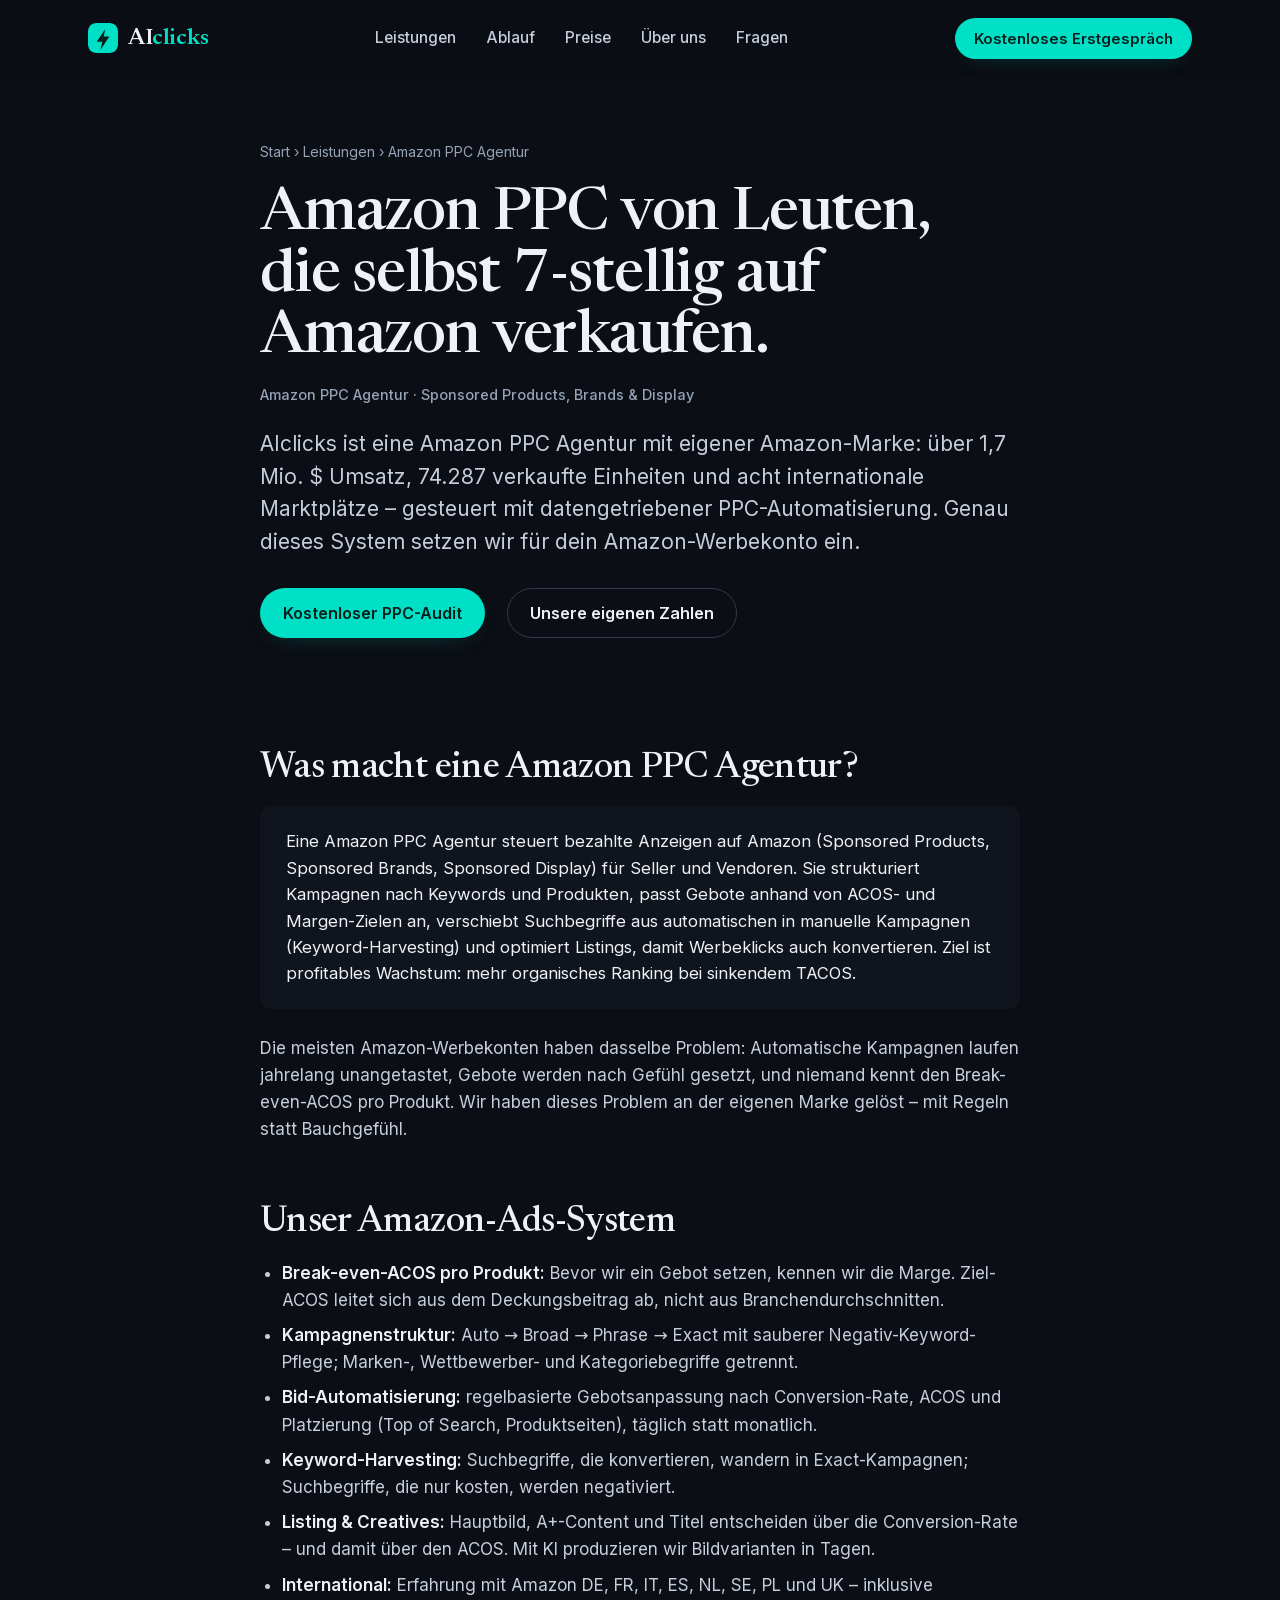
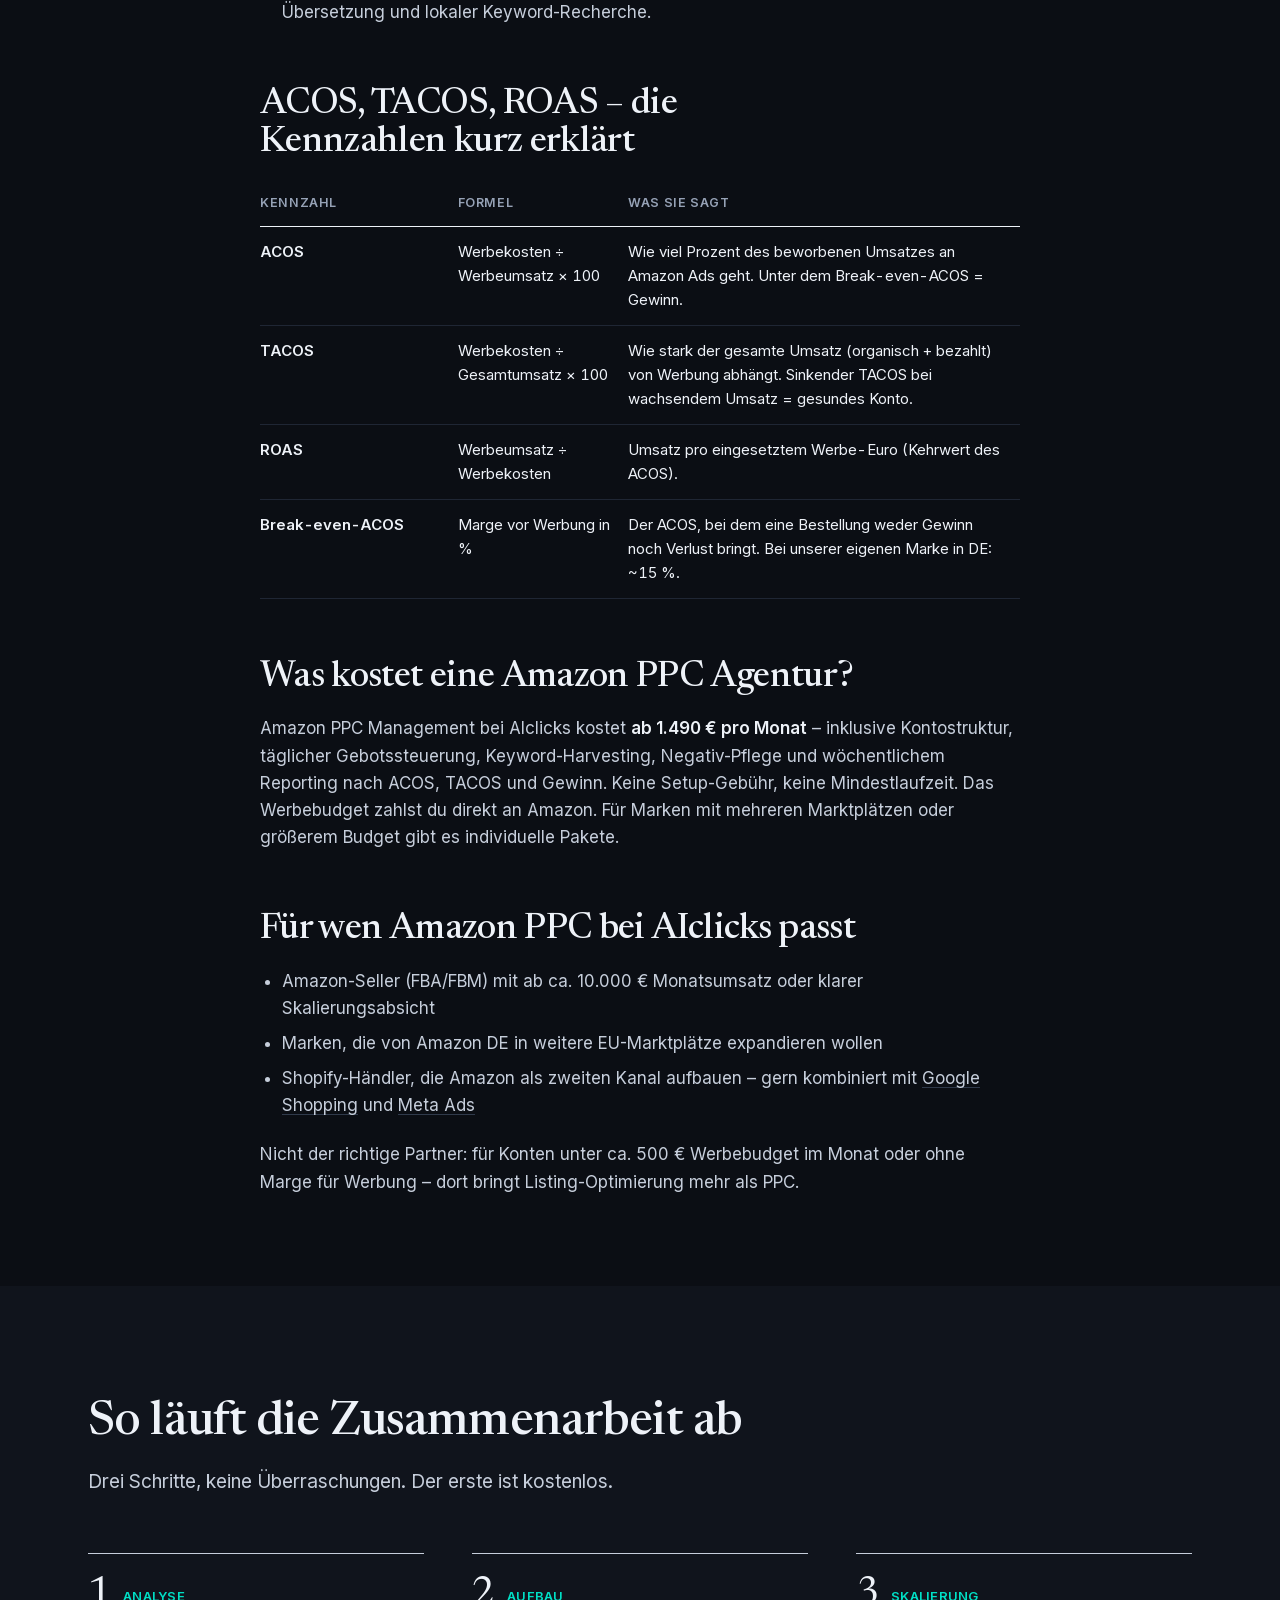
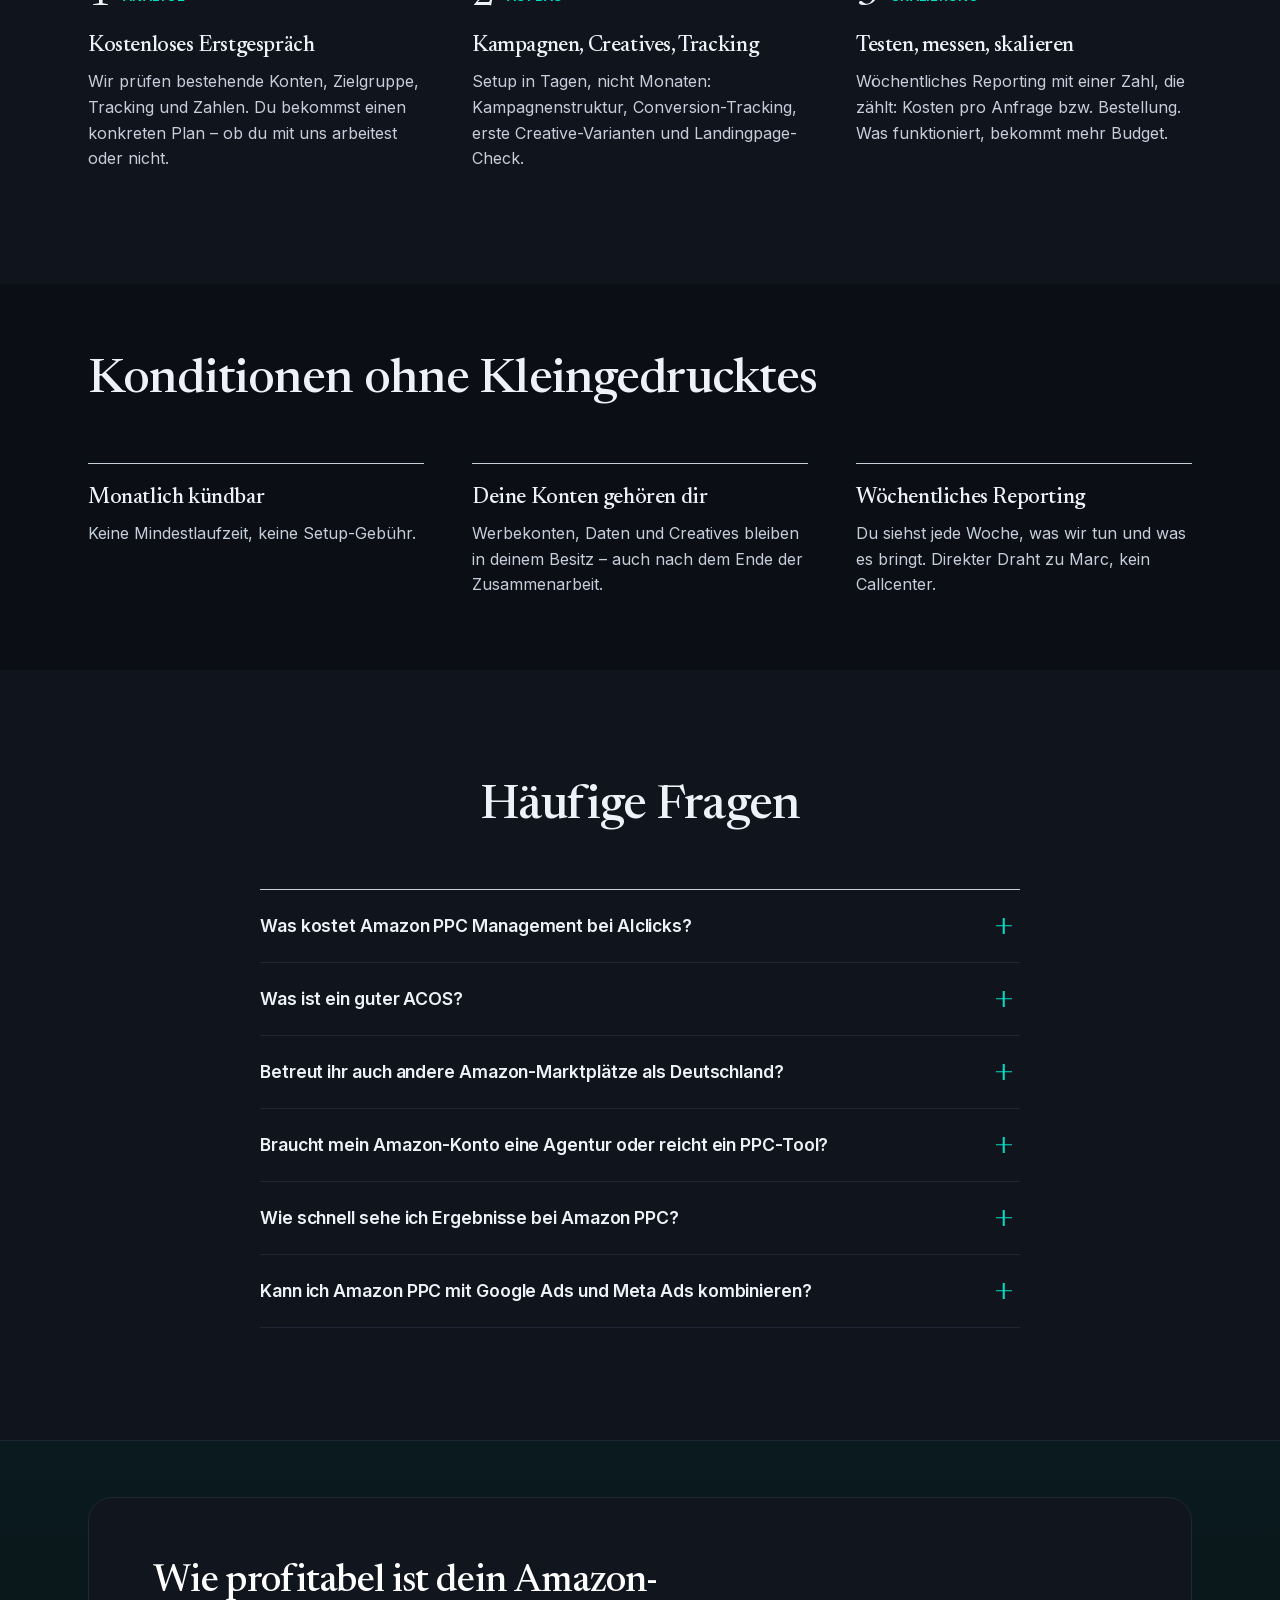
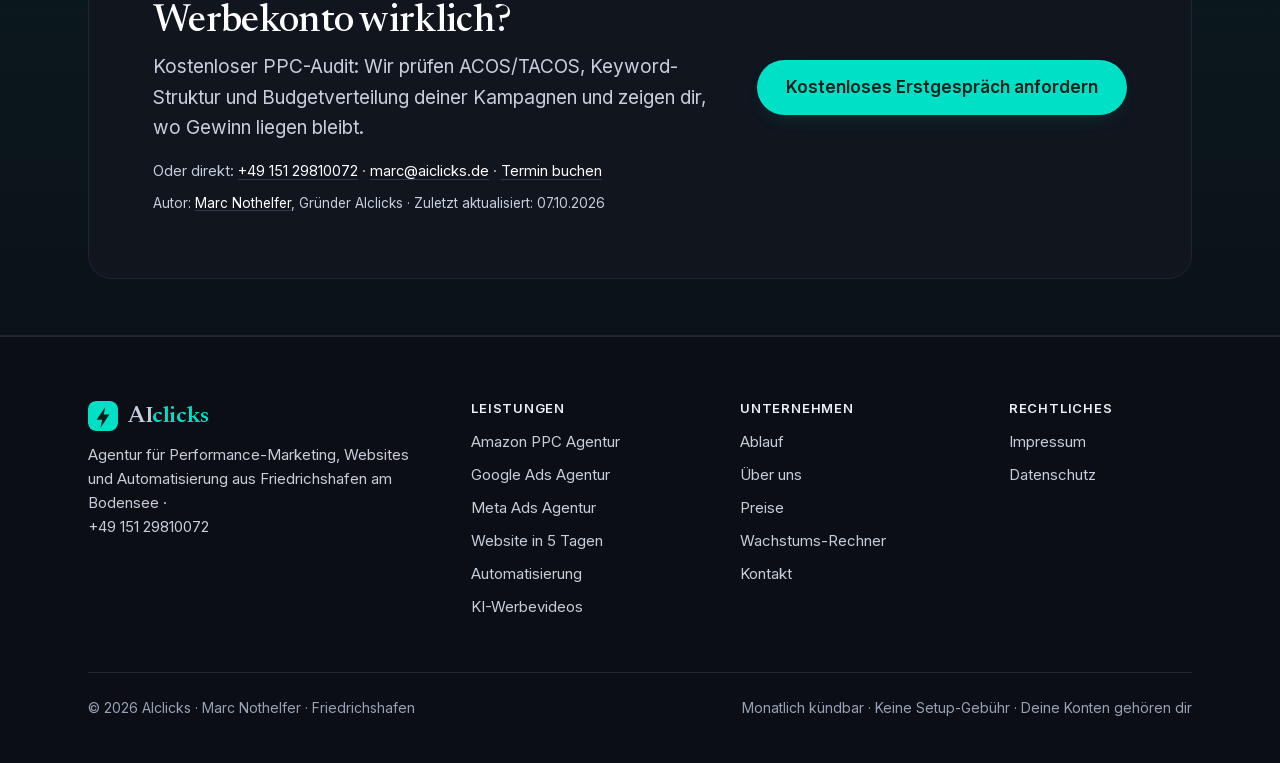
<file: amazon-ppc-agentur.html>
<!DOCTYPE html>
<html lang="de">
<head>
<meta charset="UTF-8">
<meta name="viewport" content="width=device-width, initial-scale=1.0">
<title>Amazon PPC Agentur – profitabel skalieren | AIclicks</title>
<meta name="description" content="Amazon PPC Agentur mit eigener 7-stelliger Amazon-Marke: Sponsored Products, Brands &amp; Display mit ACOS-Steuerung und Bid-Automatisierung. Ab 1.490 €/Monat.">
<meta name="author" content="Marc Nothelfer – AIclicks">
<meta name="robots" content="index, follow, max-image-preview:large, max-snippet:-1">
<meta name="theme-color" content="#0b0e14">
<link rel="canonical" href="https://aiclicks.de/amazon-ppc-agentur.html">
<link rel="icon" href="/icon.svg" type="image/svg+xml">
<link rel="preload" href="/fonts/newsreader-var.woff2" as="font" type="font/woff2" crossorigin>
<link rel="preload" href="/fonts/inter-var.woff2" as="font" type="font/woff2" crossorigin>
<link rel="stylesheet" href="/styles.css">
<meta name="geo.region" content="DE-BW">
<meta name="geo.placename" content="Friedrichshafen">
<meta property="og:title" content="Amazon PPC Agentur – profitabel skalieren | AIclicks">
<meta property="og:description" content="Amazon PPC Agentur mit eigener 7-stelliger Amazon-Marke: Sponsored Products, Brands &amp; Display mit ACOS-Steuerung und Bid-Automatisierung. Ab 1.490 €/Monat.">
<meta property="og:type" content="website">
<meta property="og:url" content="https://aiclicks.de/amazon-ppc-agentur.html">
<meta property="og:site_name" content="AIclicks">
<meta property="og:locale" content="de_DE">
<meta property="og:image" content="https://aiclicks.de/og-image.jpg">
<meta property="og:image:width" content="1200">
<meta property="og:image:height" content="630">
<meta name="twitter:card" content="summary_large_image">
<meta name="twitter:title" content="Amazon PPC Agentur – profitabel skalieren | AIclicks">
<meta name="twitter:description" content="Amazon PPC Agentur mit eigener 7-stelliger Amazon-Marke: Sponsored Products, Brands &amp; Display mit ACOS-Steuerung und Bid-Automatisierung. Ab 1.490 €/Monat.">
<meta name="twitter:image" content="https://aiclicks.de/og-image.jpg">
<script type="application/ld+json">
{
 "@context": "https://schema.org",
 "@graph": [
  {
   "@type": "WebPage",
   "@id": "https://aiclicks.de/amazon-ppc-agentur.html#webpage",
   "url": "https://aiclicks.de/amazon-ppc-agentur.html",
   "name": "Amazon PPC Agentur – profitabel skalieren | AIclicks",
   "description": "Amazon PPC Agentur mit eigener 7-stelliger Amazon-Marke: Sponsored Products, Brands &amp; Display mit ACOS-Steuerung und Bid-Automatisierung. Ab 1.490 €/Monat.",
   "inLanguage": "de-DE",
   "dateModified": "2026-10-07",
   "datePublished": "2026-10-07",
   "isPartOf": {
    "@id": "https://aiclicks.de/#website"
   },
   "about": {
    "@id": "https://aiclicks.de/amazon-ppc-agentur.html#service"
   },
   "author": {
    "@id": "https://aiclicks.de/#marc"
   },
   "publisher": {
    "@id": "https://aiclicks.de/#organization"
   },
   "breadcrumb": {
    "@id": "https://aiclicks.de/amazon-ppc-agentur.html#breadcrumb"
   }
  },
  {
   "@type": "BreadcrumbList",
   "@id": "https://aiclicks.de/amazon-ppc-agentur.html#breadcrumb",
   "itemListElement": [
    {
     "@type": "ListItem",
     "position": 1,
     "name": "Start",
     "item": "https://aiclicks.de/"
    },
    {
     "@type": "ListItem",
     "position": 2,
     "name": "Leistungen",
     "item": "https://aiclicks.de/#leistungen"
    },
    {
     "@type": "ListItem",
     "position": 3,
     "name": "Amazon PPC Agentur",
     "item": "https://aiclicks.de/amazon-ppc-agentur.html"
    }
   ]
  },
  {
   "@type": "Service",
   "@id": "https://aiclicks.de/amazon-ppc-agentur.html#service",
   "name": "Amazon PPC Management (Amazon Advertising)",
   "serviceType": "Amazon PPC Agentur",
   "description": "Amazon PPC Agentur mit eigener 7-stelliger Amazon-Marke: Sponsored Products, Brands &amp; Display mit ACOS-Steuerung und Bid-Automatisierung. Ab 1.490 €/Monat.",
   "url": "https://aiclicks.de/amazon-ppc-agentur.html",
   "provider": {
    "@id": "https://aiclicks.de/#organization"
   },
   "areaServed": [
    {
     "@type": "City",
     "name": "Friedrichshafen"
    },
    {
     "@type": "AdministrativeArea",
     "name": "Bodenseekreis"
    },
    {
     "@type": "Country",
     "name": "Deutschland"
    },
    {
     "@type": "Country",
     "name": "Österreich"
    },
    {
     "@type": "Country",
     "name": "Schweiz"
    }
   ],
   "audience": {
    "@type": "BusinessAudience",
    "name": "Amazon-Seller und -Vendoren, Marken auf Amazon, E-Commerce"
   },
   "offers": {
    "@type": "Offer",
    "price": "1490",
    "priceCurrency": "EUR",
    "url": "https://aiclicks.de/amazon-ppc-agentur.html",
    "priceSpecification": {
     "@type": "UnitPriceSpecification",
     "price": "1490",
     "priceCurrency": "EUR",
     "unitText": "Monat",
     "minPrice": "1490"
    },
    "availability": "https://schema.org/InStock"
   }
  },
  {
   "@type": "FAQPage",
   "@id": "https://aiclicks.de/amazon-ppc-agentur.html#faq",
   "mainEntity": [
    {
     "@type": "Question",
     "name": "Was kostet Amazon PPC Management bei AIclicks?",
     "acceptedAnswer": {
      "@type": "Answer",
      "text": "Ab 1.490 € pro Monat inklusive Kampagnenstruktur, täglicher Gebotssteuerung, Keyword-Harvesting und wöchentlichem Reporting. Das Werbebudget geht direkt an Amazon. Keine Setup-Gebühr, monatlich kündbar."
     }
    },
    {
     "@type": "Question",
     "name": "Was ist ein guter ACOS?",
     "acceptedAnswer": {
      "@type": "Answer",
      "text": "Das hängt allein von deiner Marge ab. Ein ACOS unter dem Break-even-ACOS (Marge vor Werbung) ist profitabel. Für Produktlaunches akzeptieren wir bewusst einen höheren ACOS, um Rankings aufzubauen; bei etablierten Produkten liegt der Ziel-ACOS oft bei 10–25 %."
     }
    },
    {
     "@type": "Question",
     "name": "Betreut ihr auch andere Amazon-Marktplätze als Deutschland?",
     "acceptedAnswer": {
      "@type": "Answer",
      "text": "Ja. Unsere eigene Marke läuft auf acht Marktplätzen, darunter DE, FR, IT, ES, NL, SE, PL und UK. Wir übernehmen Keyword-Recherche, Übersetzung und Kampagnensteuerung pro Land."
     }
    },
    {
     "@type": "Question",
     "name": "Braucht mein Amazon-Konto eine Agentur oder reicht ein PPC-Tool?",
     "acceptedAnswer": {
      "@type": "Answer",
      "text": "Ein Tool automatisiert Gebote, aber es kennt weder deine Marge noch deine Strategie. Wir kombinieren regelbasierte Automatisierung mit menschlicher Steuerung: Struktur, Launch-Strategie, Listing-Optimierung und Budgetverteilung über Produkte und Länder hinweg."
     }
    },
    {
     "@type": "Question",
     "name": "Wie schnell sehe ich Ergebnisse bei Amazon PPC?",
     "acceptedAnswer": {
      "@type": "Answer",
      "text": "Strukturbereinigung und Negativ-Keywords wirken oft innerhalb von 1–2 Wochen auf den ACOS. Nachhaltige Verbesserungen bei Ranking und TACOS zeigen sich nach 60–90 Tagen, weil Amazon organische Rankings verzögert nachzieht."
     }
    },
    {
     "@type": "Question",
     "name": "Kann ich Amazon PPC mit Google Ads und Meta Ads kombinieren?",
     "acceptedAnswer": {
      "@type": "Answer",
      "text": "Ja – externer Traffic auf Amazon-Listings (Brand Referral Bonus) verbessert Rankings. Wir steuern Google, Meta und Amazon aus einer Hand, damit Budgets dort landen, wo der Deckungsbeitrag am höchsten ist."
     }
    }
   ]
  }
 ]
}
</script>
<!-- Google Consent Mode v2 (Default: alles abgelehnt) + Google Ads Tag -->
<script>
window.dataLayer=window.dataLayer||[];function gtag(){dataLayer.push(arguments);}
gtag('consent','default',{ad_storage:'denied',ad_user_data:'denied',ad_personalization:'denied',analytics_storage:'denied'});
gtag('js',new Date());gtag('config','AW-304314047');
try{const c=JSON.parse(localStorage.getItem('cookie-consent')||'null');if(c&&c.marketing){gtag('consent','update',{ad_storage:'granted',ad_user_data:'granted',ad_personalization:'granted',analytics_storage:'granted'});}}catch(e){}
</script>
<script async src="https://www.googletagmanager.com/gtag/js?id=AW-304314047"></script>
</head>
<body>
<a class="skip-link" href="#main">Zum Inhalt springen</a>
<header id="top">
  <div class="wrap nav">
    <a class="brand" href="/"><img src="/icon.svg" alt="" width="30" height="30"><span>AI<b>clicks</b></span></a>
    <nav id="navlinks" aria-label="Hauptnavigation">
      <a href="/#leistungen">Leistungen</a>
      <a href="/#ablauf">Ablauf</a>
      <a href="/#preise">Preise</a>
      <a href="/#ueber">Über uns</a>
      <a href="/#faq">Fragen</a>
    </nav>
    <div class="nav-right">
      <a href="/#kontakt" class="btn">Kostenloses Erstgespräch</a>
      <button class="menu-btn" id="menuBtn" aria-label="Menü" aria-expanded="false">Menü</button>
    </div>
  </div>
</header>
<main id="main">

<section class="sub-hero"><div class="wrap">
  <p class="crumbs"><a href="/">Start</a> › <a href="/#leistungen">Leistungen</a> › Amazon PPC Agentur</p>
  <h1>Amazon PPC von Leuten,<br>die selbst 7-stellig auf Amazon verkaufen.</h1>
  <p class="meta">Amazon PPC Agentur · Sponsored Products, Brands &amp; Display</p>
  <p class="lead">AIclicks ist eine Amazon PPC Agentur mit eigener Amazon-Marke: über 1,7 Mio. $ Umsatz, 74.287 verkaufte Einheiten und acht internationale Marktplätze – gesteuert mit datengetriebener PPC-Automatisierung. Genau dieses System setzen wir für dein Amazon-Werbekonto ein.</p>
  <div class="cta-row"><a href="/#kontakt" class="btn">Kostenloser PPC-Audit</a><a href="/#ergebnisse" class="btn secondary">Unsere eigenen Zahlen</a></div>
</div></section>

<section class="tight"><div class="wrap"><div class="prose">
  <h2>Was macht eine Amazon PPC Agentur?</h2>
  <div class="def"><p>Eine Amazon PPC Agentur steuert bezahlte Anzeigen auf Amazon (Sponsored Products, Sponsored Brands, Sponsored Display) für Seller und Vendoren. Sie strukturiert Kampagnen nach Keywords und Produkten, passt Gebote anhand von ACOS- und Margen-Zielen an, verschiebt Suchbegriffe aus automatischen in manuelle Kampagnen (Keyword-Harvesting) und optimiert Listings, damit Werbeklicks auch konvertieren. Ziel ist profitables Wachstum: mehr organisches Ranking bei sinkendem TACOS.</p></div>
  <p>Die meisten Amazon-Werbekonten haben dasselbe Problem: Automatische Kampagnen laufen jahrelang unangetastet, Gebote werden nach Gefühl gesetzt, und niemand kennt den Break-even-ACOS pro Produkt. Wir haben dieses Problem an der eigenen Marke gelöst – mit Regeln statt Bauchgefühl.</p>

  <h2>Unser Amazon-Ads-System</h2>
  <ul>
    <li><strong>Break-even-ACOS pro Produkt:</strong> Bevor wir ein Gebot setzen, kennen wir die Marge. Ziel-ACOS leitet sich aus dem Deckungsbeitrag ab, nicht aus Branchendurchschnitten.</li>
    <li><strong>Kampagnenstruktur:</strong> Auto → Broad → Phrase → Exact mit sauberer Negativ-Keyword-Pflege; Marken-, Wettbewerber- und Kategoriebegriffe getrennt.</li>
    <li><strong>Bid-Automatisierung:</strong> regelbasierte Gebotsanpassung nach Conversion-Rate, ACOS und Platzierung (Top of Search, Produktseiten), täglich statt monatlich.</li>
    <li><strong>Keyword-Harvesting:</strong> Suchbegriffe, die konvertieren, wandern in Exact-Kampagnen; Suchbegriffe, die nur kosten, werden negativiert.</li>
    <li><strong>Listing &amp; Creatives:</strong> Hauptbild, A+-Content und Titel entscheiden über die Conversion-Rate – und damit über den ACOS. Mit KI produzieren wir Bildvarianten in Tagen.</li>
    <li><strong>International:</strong> Erfahrung mit Amazon DE, FR, IT, ES, NL, SE, PL und UK – inklusive Übersetzung und lokaler Keyword-Recherche.</li>
  </ul>

  <h2>ACOS, TACOS, ROAS – die Kennzahlen kurz erklärt</h2>
  <table class="tbl">
    <thead><tr><th>Kennzahl</th><th>Formel</th><th>Was sie sagt</th></tr></thead>
    <tbody>
      <tr><td>ACOS</td><td>Werbekosten ÷ Werbeumsatz × 100</td><td>Wie viel Prozent des beworbenen Umsatzes an Amazon Ads geht. Unter dem Break-even-ACOS = Gewinn.</td></tr>
      <tr><td>TACOS</td><td>Werbekosten ÷ Gesamtumsatz × 100</td><td>Wie stark der gesamte Umsatz (organisch + bezahlt) von Werbung abhängt. Sinkender TACOS bei wachsendem Umsatz = gesundes Konto.</td></tr>
      <tr><td>ROAS</td><td>Werbeumsatz ÷ Werbekosten</td><td>Umsatz pro eingesetztem Werbe-Euro (Kehrwert des ACOS).</td></tr>
      <tr><td>Break-even-ACOS</td><td>Marge vor Werbung in %</td><td>Der ACOS, bei dem eine Bestellung weder Gewinn noch Verlust bringt. Bei unserer eigenen Marke in DE: ~15 %.</td></tr>
    </tbody>
  </table>

  <h2>Was kostet eine Amazon PPC Agentur?</h2>
  <p>Amazon PPC Management bei AIclicks kostet <strong>ab 1.490 € pro Monat</strong> – inklusive Kontostruktur, täglicher Gebotssteuerung, Keyword-Harvesting, Negativ-Pflege und wöchentlichem Reporting nach ACOS, TACOS und Gewinn. Keine Setup-Gebühr, keine Mindestlaufzeit. Das Werbebudget zahlst du direkt an Amazon. Für Marken mit mehreren Marktplätzen oder größerem Budget gibt es individuelle Pakete.</p>

  <h2>Für wen Amazon PPC bei AIclicks passt</h2>
  <ul>
    <li>Amazon-Seller (FBA/FBM) mit ab ca. 10.000 € Monatsumsatz oder klarer Skalierungsabsicht</li>
    <li>Marken, die von Amazon DE in weitere EU-Marktplätze expandieren wollen</li>
    <li>Shopify-Händler, die Amazon als zweiten Kanal aufbauen – gern kombiniert mit <a href="/google-ads-agentur-bodensee.html">Google Shopping</a> und <a href="/meta-ads-agentur.html">Meta Ads</a></li>
  </ul>
  <p>Nicht der richtige Partner: für Konten unter ca. 500 € Werbebudget im Monat oder ohne Marge für Werbung – dort bringt Listing-Optimierung mehr als PPC.</p>
</div></div></section>

<section class="soft"><div class="wrap">
  <div class="section-head"><h2>So läuft die Zusammenarbeit ab</h2><p>Drei Schritte, keine Überraschungen. Der erste ist kostenlos.</p></div>
  <div class="steps">
    <div class="step"><div class="no">1<small>ANALYSE</small></div><h3>Kostenloses Erstgespräch</h3><p>Wir prüfen bestehende Konten, Zielgruppe, Tracking und Zahlen. Du bekommst einen konkreten Plan – ob du mit uns arbeitest oder nicht.</p></div>
    <div class="step"><div class="no">2<small>AUFBAU</small></div><h3>Kampagnen, Creatives, Tracking</h3><p>Setup in Tagen, nicht Monaten: Kampagnenstruktur, Conversion-Tracking, erste Creative-Varianten und Landingpage-Check.</p></div>
    <div class="step"><div class="no">3<small>SKALIERUNG</small></div><h3>Testen, messen, skalieren</h3><p>Wöchentliches Reporting mit einer Zahl, die zählt: Kosten pro Anfrage bzw. Bestellung. Was funktioniert, bekommt mehr Budget.</p></div>
  </div>
</div></section>

<section class="tight"><div class="wrap">
  <div class="section-head"><h2>Konditionen ohne Kleingedrucktes</h2></div>
  <div class="steps">
    <div class="step"><h3>Monatlich kündbar</h3><p>Keine Mindestlaufzeit, keine Setup-Gebühr.</p></div>
    <div class="step"><h3>Deine Konten gehören dir</h3><p>Werbekonten, Daten und Creatives bleiben in deinem Besitz – auch nach dem Ende der Zusammenarbeit.</p></div>
    <div class="step"><h3>Wöchentliches Reporting</h3><p>Du siehst jede Woche, was wir tun und was es bringt. Direkter Draht zu Marc, kein Callcenter.</p></div>
  </div>
</div></section>
<section class="soft"><div class="wrap"><div class="section-head center"><h2>Häufige Fragen</h2></div><div class="faq">
<details class="faqit"><summary>Was kostet Amazon PPC Management bei AIclicks?</summary><div class="ans">Ab 1.490 € pro Monat inklusive Kampagnenstruktur, täglicher Gebotssteuerung, Keyword-Harvesting und wöchentlichem Reporting. Das Werbebudget geht direkt an Amazon. Keine Setup-Gebühr, monatlich kündbar.</div></details>
<details class="faqit"><summary>Was ist ein guter ACOS?</summary><div class="ans">Das hängt allein von deiner Marge ab. Ein ACOS unter dem Break-even-ACOS (Marge vor Werbung) ist profitabel. Für Produktlaunches akzeptieren wir bewusst einen höheren ACOS, um Rankings aufzubauen; bei etablierten Produkten liegt der Ziel-ACOS oft bei 10–25 %.</div></details>
<details class="faqit"><summary>Betreut ihr auch andere Amazon-Marktplätze als Deutschland?</summary><div class="ans">Ja. Unsere eigene Marke läuft auf acht Marktplätzen, darunter DE, FR, IT, ES, NL, SE, PL und UK. Wir übernehmen Keyword-Recherche, Übersetzung und Kampagnensteuerung pro Land.</div></details>
<details class="faqit"><summary>Braucht mein Amazon-Konto eine Agentur oder reicht ein PPC-Tool?</summary><div class="ans">Ein Tool automatisiert Gebote, aber es kennt weder deine Marge noch deine Strategie. Wir kombinieren regelbasierte Automatisierung mit menschlicher Steuerung: Struktur, Launch-Strategie, Listing-Optimierung und Budgetverteilung über Produkte und Länder hinweg.</div></details>
<details class="faqit"><summary>Wie schnell sehe ich Ergebnisse bei Amazon PPC?</summary><div class="ans">Strukturbereinigung und Negativ-Keywords wirken oft innerhalb von 1–2 Wochen auf den ACOS. Nachhaltige Verbesserungen bei Ranking und TACOS zeigen sich nach 60–90 Tagen, weil Amazon organische Rankings verzögert nachzieht.</div></details>
<details class="faqit"><summary>Kann ich Amazon PPC mit Google Ads und Meta Ads kombinieren?</summary><div class="ans">Ja – externer Traffic auf Amazon-Listings (Brand Referral Bonus) verbessert Rankings. Wir steuern Google, Meta und Amazon aus einer Hand, damit Budgets dort landen, wo der Deckungsbeitrag am höchsten ist.</div></details>
</div></div></section>
<!-- CTA -->
<section id="kontakt" class="cta-band">
  <div class="wrap">
    <div class="inner">
      <div>
        <h2>Wie profitabel ist dein Amazon-Werbekonto wirklich?</h2>
        <p>Kostenloser PPC-Audit: Wir prüfen ACOS/TACOS, Keyword-Struktur und Budgetverteilung deiner Kampagnen und zeigen dir, wo Gewinn liegen bleibt.</p>
        <p style="margin-top:16px;font-size:14.5px">Oder direkt: <a href="tel:+4915129810072" style="color:#fff">+49 151 29810072</a> · <a href="mailto:marc@aiclicks.de" style="color:#fff">marc@aiclicks.de</a> · <a href="https://calendly.com/marc-aiclicks/30min" target="_blank" rel="noopener" style="color:#fff">Termin buchen</a></p>
        <p style="margin-top:10px;font-size:13.5px">Autor: <a href="/#ueber" style="color:#fff">Marc Nothelfer</a>, Gründer AIclicks · Zuletzt aktualisiert: 07.10.2026</p>
      </div>
      <div><a href="/#kontakt" class="btn lg">Kostenloses Erstgespräch anfordern</a></div>
    </div>
  </div>
</section>
</main>
<footer>
  <div class="wrap">
    <div class="foot-grid">
      <div>
        <a class="brand" href="/"><img src="/icon.svg" alt="" width="30" height="30"><span>AI<b>clicks</b></span></a>
        <p style="margin-top:12px">Agentur für Performance-Marketing, Websites und Automatisierung aus Friedrichshafen am Bodensee · <a href="tel:+4915129810072">+49 151 29810072</a></p>
      </div>
      <div>
        <h3>Leistungen</h3>
        <a href="/amazon-ppc-agentur.html">Amazon PPC Agentur</a><a href="/google-ads-agentur-bodensee.html">Google Ads Agentur</a><a href="/meta-ads-agentur.html">Meta Ads Agentur</a><a href="/website-in-5-tagen.html">Website in 5 Tagen</a><a href="/automatisierung.html">Automatisierung</a><a href="/">KI-Werbevideos</a>
      </div>
      <div>
        <h3>Unternehmen</h3>
        <a href="/#ablauf">Ablauf</a><a href="/#ueber">Über uns</a><a href="/#preise">Preise</a><a href="/roi-rechner.html">Wachstums-Rechner</a><a href="/#kontakt">Kontakt</a>
      </div>
      <div>
        <h3>Rechtliches</h3>
        <a href="/impressum.html">Impressum</a><a href="/datenschutz.html">Datenschutz</a>
      </div>
    </div>
    <div class="foot-bottom">
      <span>© 2026 AIclicks · Marc Nothelfer · Friedrichshafen</span>
      <span>Monatlich kündbar · Keine Setup-Gebühr · Deine Konten gehören dir</span>
    </div>
  </div>
</footer>
<script>
(function(){var h=document.getElementById('top'),n=document.getElementById('navlinks'),b=document.getElementById('menuBtn');var s=function(){h.classList.toggle('scrolled',window.scrollY>8)};s();addEventListener('scroll',s,{passive:true});b.addEventListener('click',function(){var o=n.classList.toggle('open');b.setAttribute('aria-expanded',o);b.textContent=o?'Schließen':'Menü';});})();
</script>
</body>
</html>
</file>
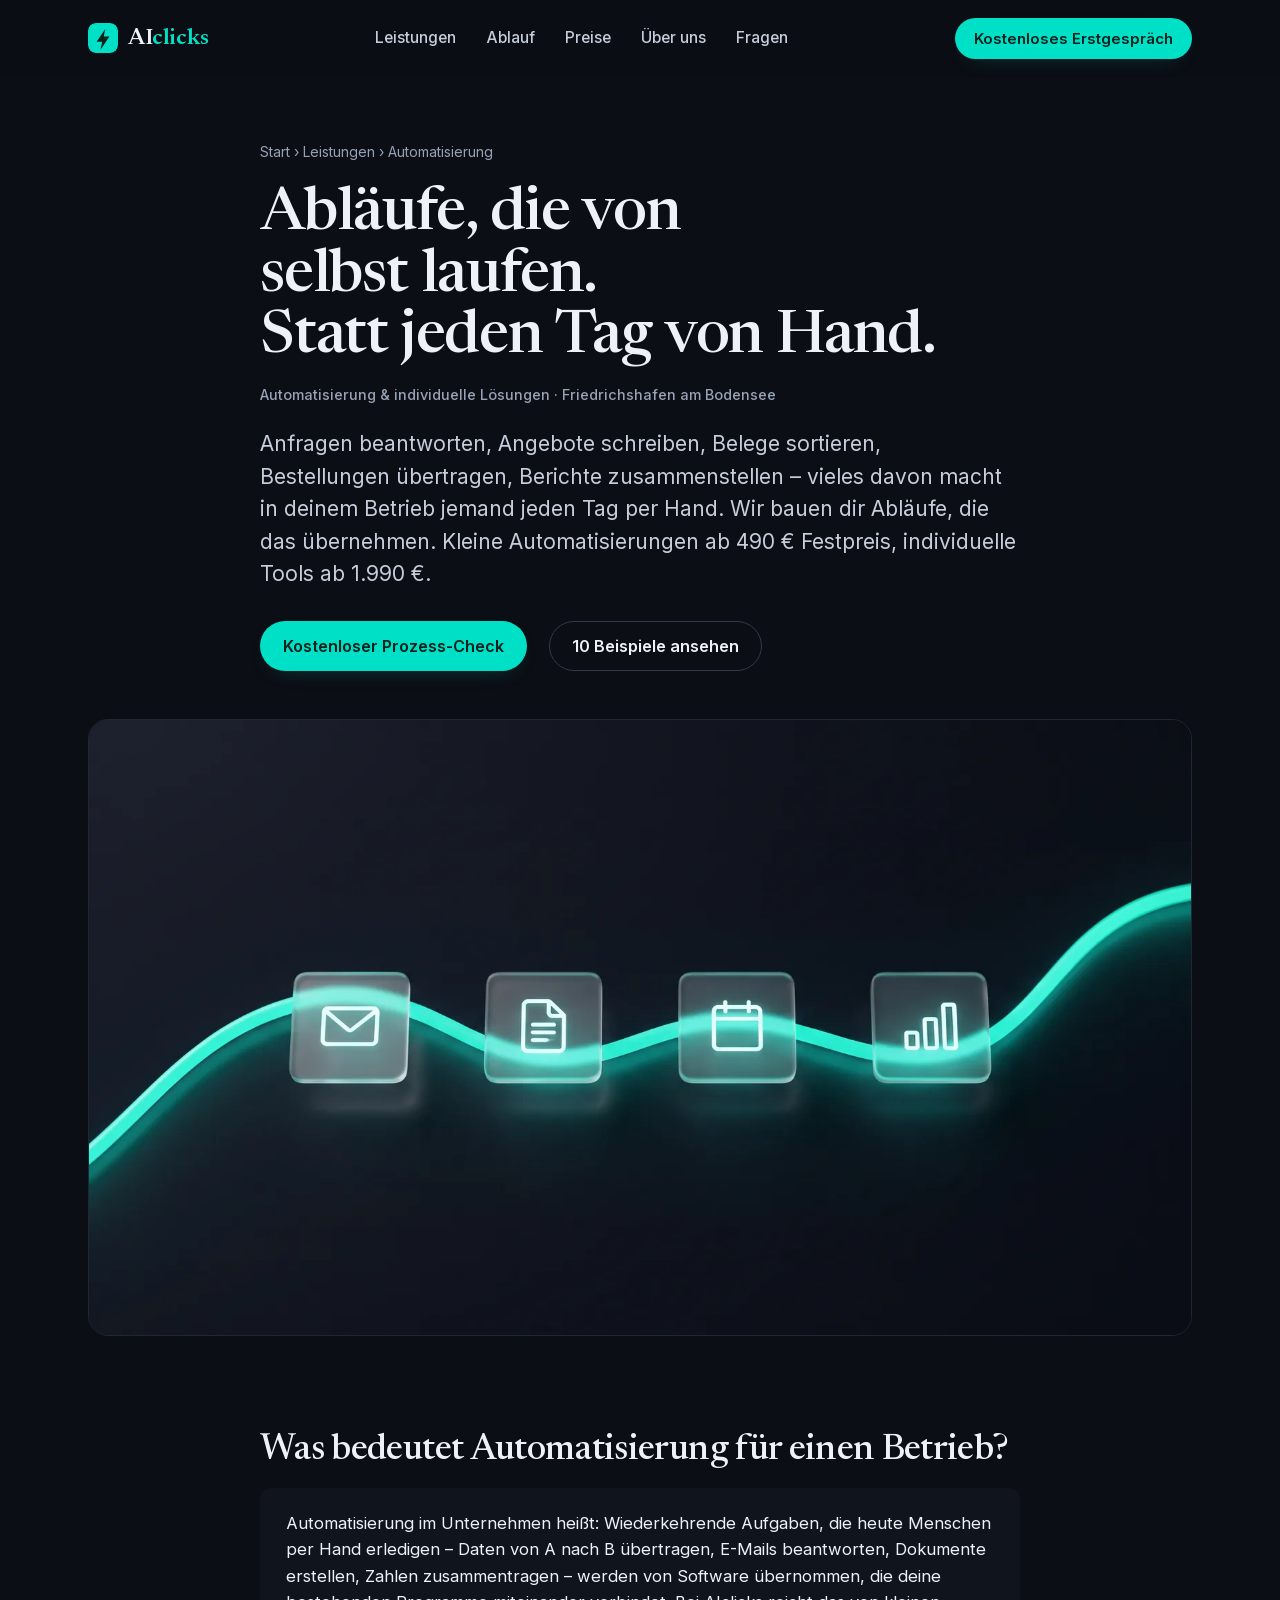
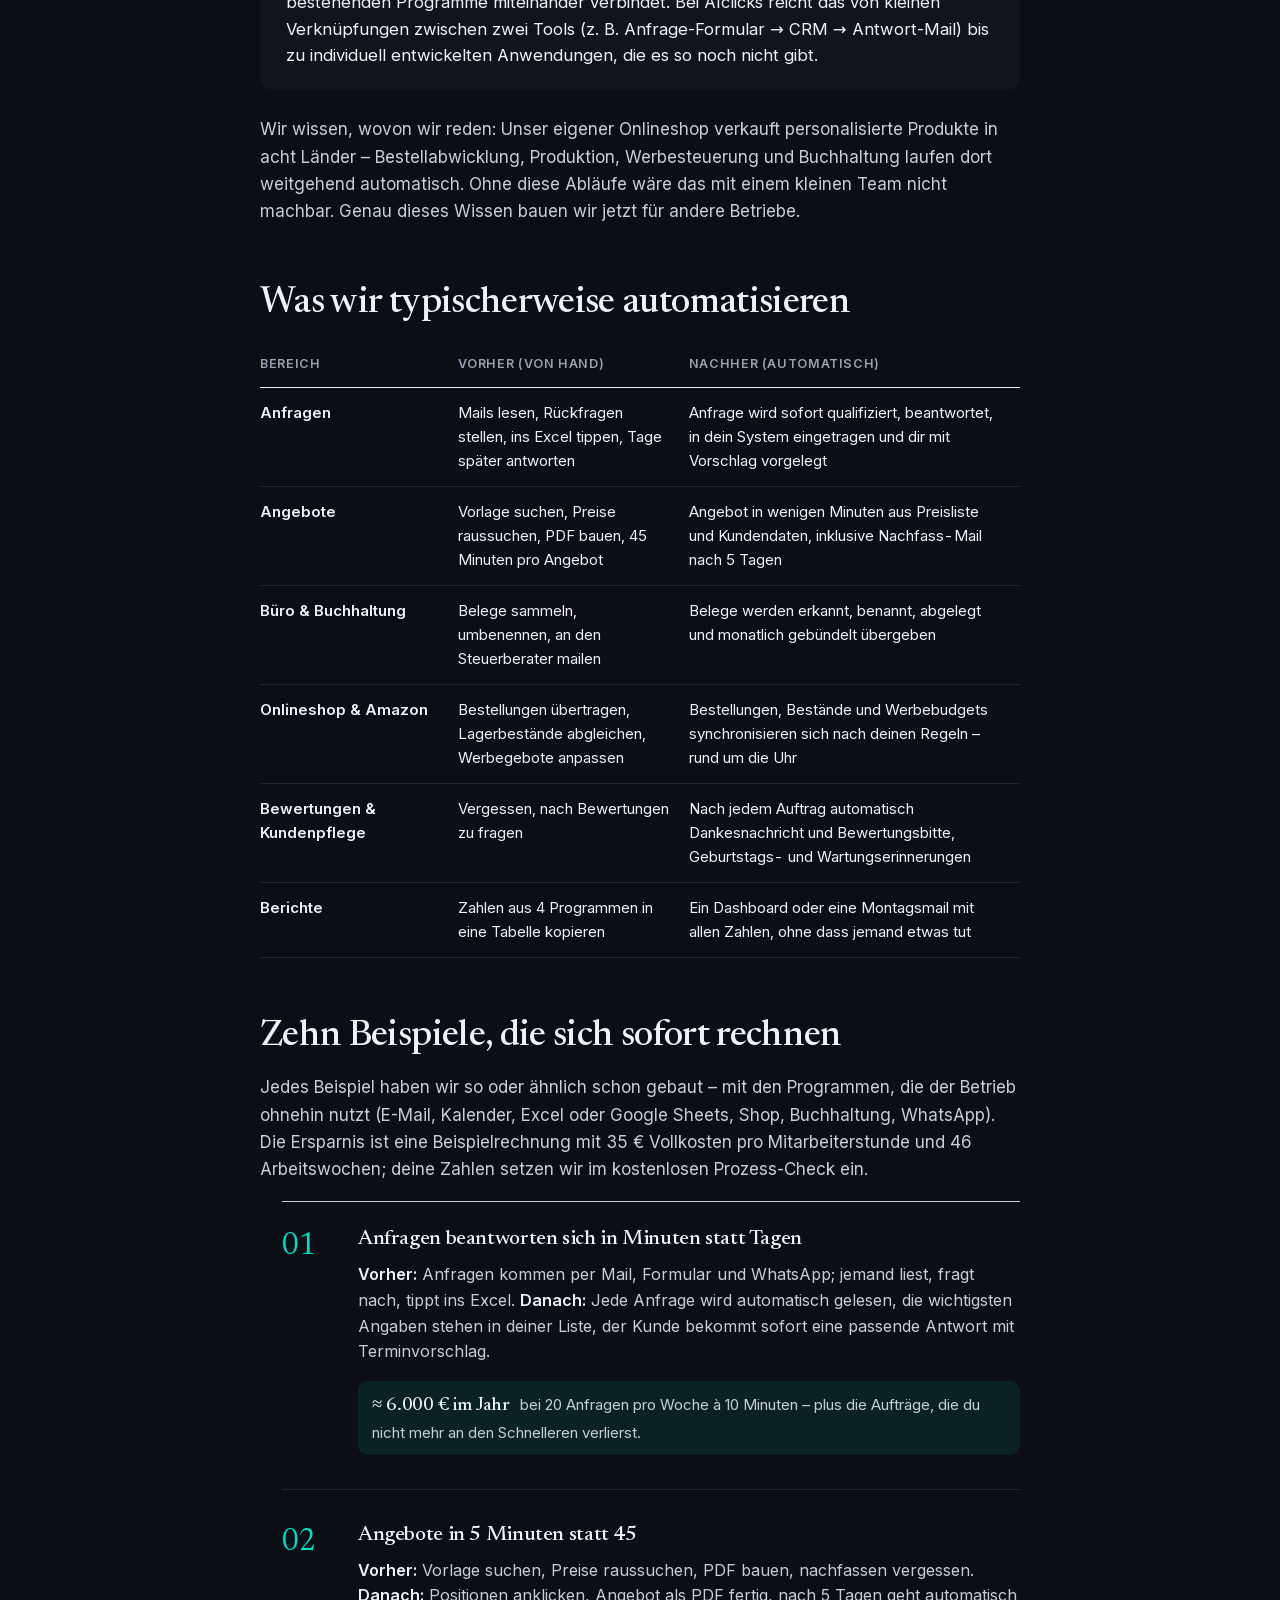
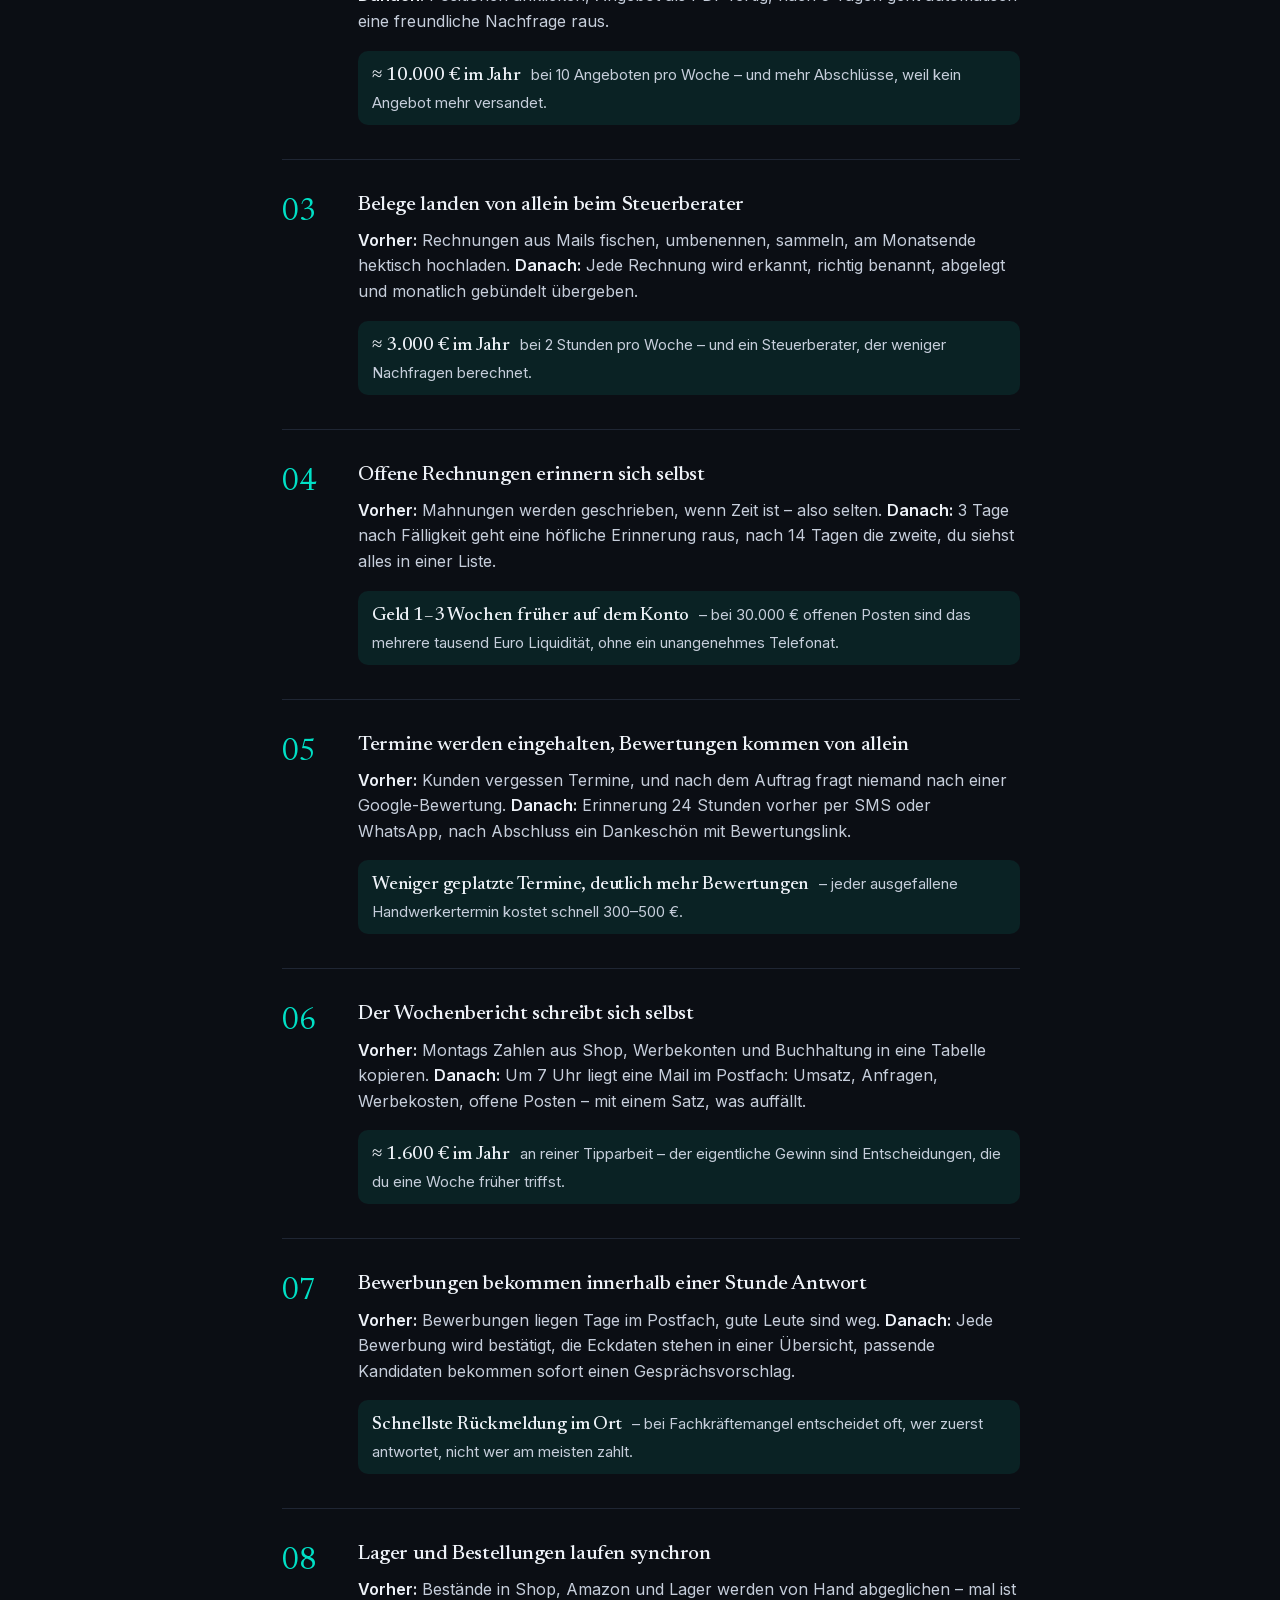
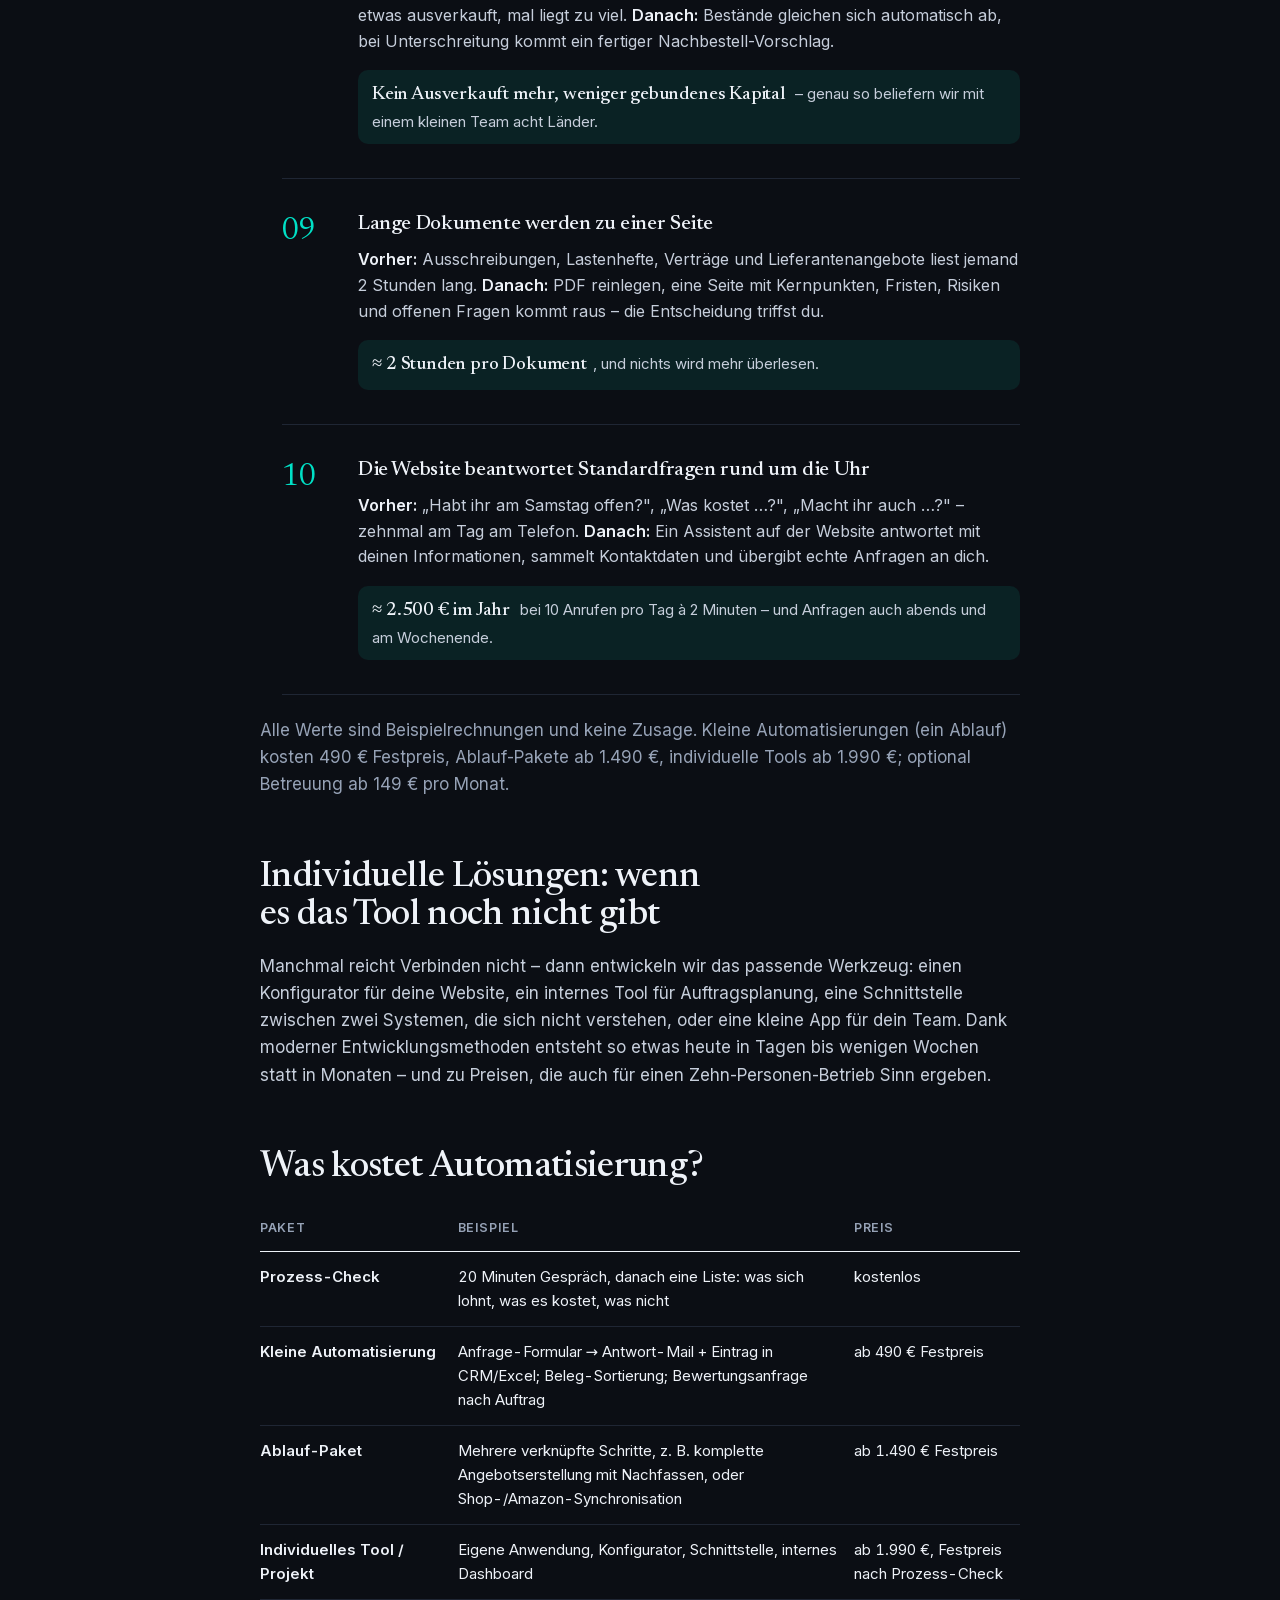
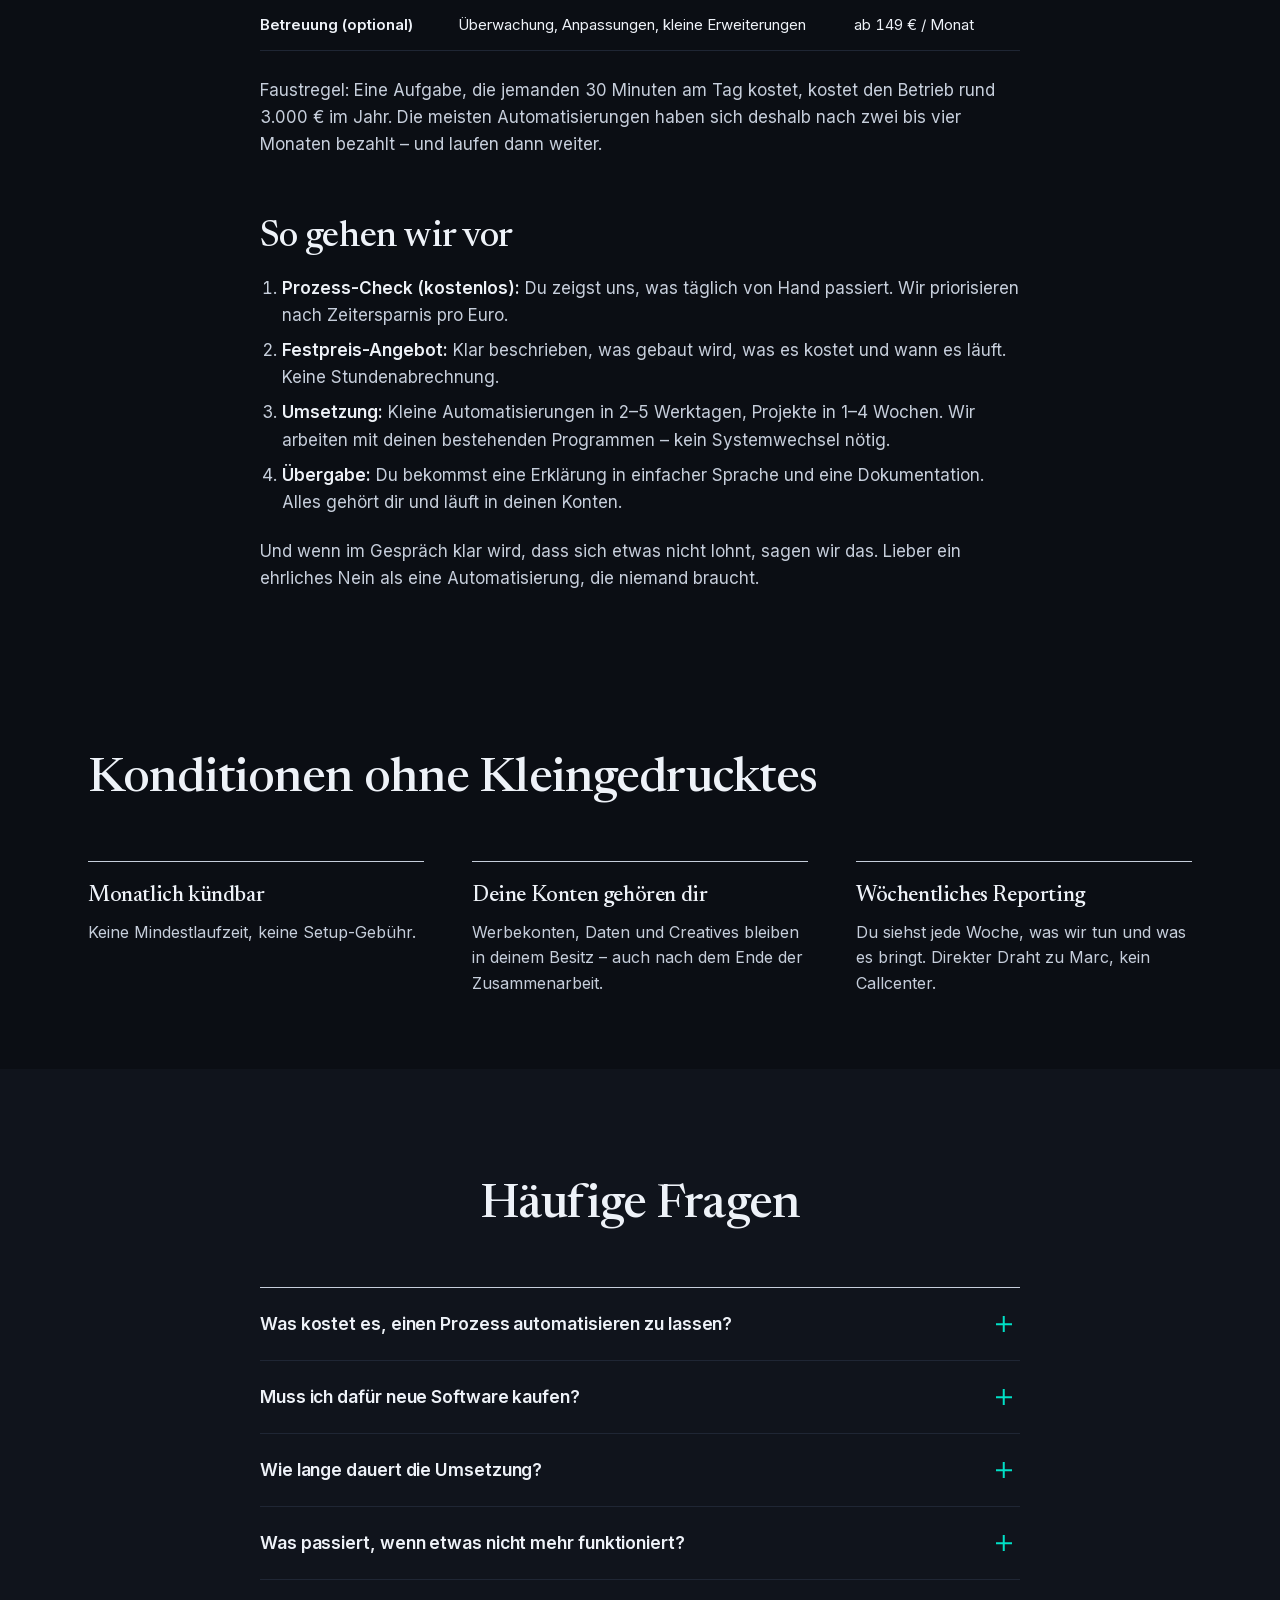
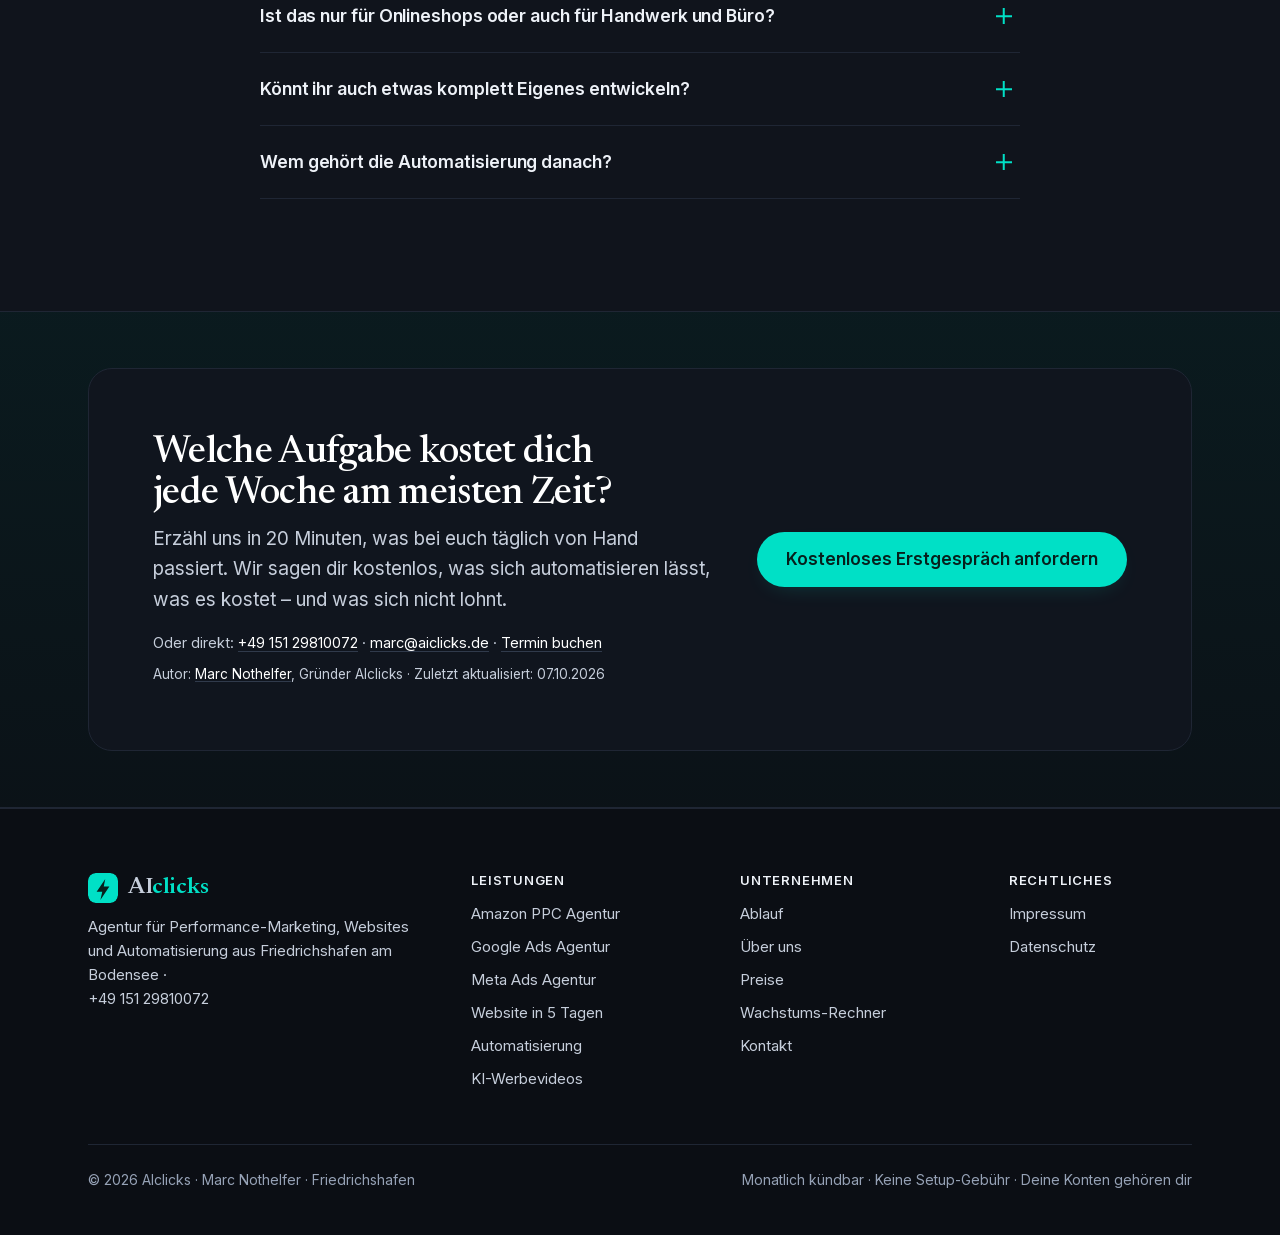
<file: automatisierung.html>
<!DOCTYPE html>
<html lang="de">
<head>
<meta charset="UTF-8">
<meta name="viewport" content="width=device-width, initial-scale=1.0">
<title>Prozesse automatisieren lassen – Automatisierung für Betriebe | AIclicks</title>
<meta name="description" content="Automatisierung für kleine und mittlere Unternehmen: Anfragen, Angebote, Belege, Berichte und Wiederkehrendes laufen von selbst. Kostenloser Prozess-Check, kleine Automatisierungen ab 490 € Festpreis.">
<meta name="author" content="Marc Nothelfer – AIclicks">
<meta name="robots" content="index, follow, max-image-preview:large, max-snippet:-1">
<meta name="theme-color" content="#0b0e14">
<link rel="canonical" href="https://aiclicks.de/automatisierung.html">
<link rel="icon" href="/icon.svg" type="image/svg+xml">
<link rel="preload" href="/fonts/newsreader-var.woff2" as="font" type="font/woff2" crossorigin>
<link rel="preload" href="/fonts/inter-var.woff2" as="font" type="font/woff2" crossorigin>
<link rel="stylesheet" href="/styles.css">
<meta name="geo.region" content="DE-BW">
<meta name="geo.placename" content="Friedrichshafen">
<meta property="og:title" content="Prozesse automatisieren lassen – Automatisierung für Betriebe | AIclicks">
<meta property="og:description" content="Automatisierung für kleine und mittlere Unternehmen: Anfragen, Angebote, Belege, Berichte und Wiederkehrendes laufen von selbst. Kostenloser Prozess-Check, kleine Automatisierungen ab 490 € Festpreis.">
<meta property="og:type" content="website">
<meta property="og:url" content="https://aiclicks.de/automatisierung.html">
<meta property="og:site_name" content="AIclicks">
<meta property="og:locale" content="de_DE">
<meta property="og:image" content="https://aiclicks.de/og-image.jpg">
<meta property="og:image:width" content="1200">
<meta property="og:image:height" content="630">
<meta name="twitter:card" content="summary_large_image">
<meta name="twitter:title" content="Prozesse automatisieren lassen – Automatisierung für Betriebe | AIclicks">
<meta name="twitter:description" content="Automatisierung für kleine und mittlere Unternehmen: Anfragen, Angebote, Belege, Berichte und Wiederkehrendes laufen von selbst. Kostenloser Prozess-Check, kleine Automatisierungen ab 490 € Festpreis.">
<meta name="twitter:image" content="https://aiclicks.de/og-image.jpg">
<script type="application/ld+json">
{
 "@context": "https://schema.org",
 "@graph": [
  {
   "@type": "WebPage",
   "@id": "https://aiclicks.de/automatisierung.html#webpage",
   "url": "https://aiclicks.de/automatisierung.html",
   "name": "Prozesse automatisieren lassen – Automatisierung für Betriebe | AIclicks",
   "description": "Automatisierung für kleine und mittlere Unternehmen: Anfragen, Angebote, Belege, Berichte und Wiederkehrendes laufen von selbst. Kostenloser Prozess-Check, kleine Automatisierungen ab 490 € Festpreis.",
   "inLanguage": "de-DE",
   "dateModified": "2026-10-07",
   "datePublished": "2026-10-07",
   "isPartOf": {
    "@id": "https://aiclicks.de/#website"
   },
   "about": {
    "@id": "https://aiclicks.de/automatisierung.html#service"
   },
   "author": {
    "@id": "https://aiclicks.de/#marc"
   },
   "publisher": {
    "@id": "https://aiclicks.de/#organization"
   },
   "breadcrumb": {
    "@id": "https://aiclicks.de/automatisierung.html#breadcrumb"
   }
  },
  {
   "@type": "BreadcrumbList",
   "@id": "https://aiclicks.de/automatisierung.html#breadcrumb",
   "itemListElement": [
    {
     "@type": "ListItem",
     "position": 1,
     "name": "Start",
     "item": "https://aiclicks.de/"
    },
    {
     "@type": "ListItem",
     "position": 2,
     "name": "Leistungen",
     "item": "https://aiclicks.de/#leistungen"
    },
    {
     "@type": "ListItem",
     "position": 3,
     "name": "Automatisierung",
     "item": "https://aiclicks.de/automatisierung.html"
    }
   ]
  },
  {
   "@type": "Service",
   "@id": "https://aiclicks.de/automatisierung.html#service",
   "name": "Automatisierung & individuelle Lösungen",
   "serviceType": "Prozessautomatisierung & Softwareentwicklung",
   "description": "Automatisierung für kleine und mittlere Unternehmen: Anfragen, Angebote, Belege, Berichte und Wiederkehrendes laufen von selbst. Kostenloser Prozess-Check, kleine Automatisierungen ab 490 € Festpreis.",
   "url": "https://aiclicks.de/automatisierung.html",
   "provider": {
    "@id": "https://aiclicks.de/#organization"
   },
   "areaServed": [
    {
     "@type": "City",
     "name": "Friedrichshafen"
    },
    {
     "@type": "AdministrativeArea",
     "name": "Bodenseekreis"
    },
    {
     "@type": "Country",
     "name": "Deutschland"
    },
    {
     "@type": "Country",
     "name": "Österreich"
    },
    {
     "@type": "Country",
     "name": "Schweiz"
    }
   ],
   "audience": {
    "@type": "BusinessAudience",
    "name": "Kleine und mittlere Unternehmen, Handwerk, Handel, Onlineshops, Dienstleister"
   },
   "offers": {
    "@type": "Offer",
    "price": "490",
    "priceCurrency": "EUR",
    "url": "https://aiclicks.de/automatisierung.html",
    "priceSpecification": {
     "@type": "UnitPriceSpecification",
     "price": "490",
     "priceCurrency": "EUR",
     "unitText": "Projekt",
     "minPrice": "490"
    },
    "availability": "https://schema.org/InStock"
   }
  },
  {
   "@type": "FAQPage",
   "@id": "https://aiclicks.de/automatisierung.html#faq",
   "mainEntity": [
    {
     "@type": "Question",
     "name": "Was kostet es, einen Prozess automatisieren zu lassen?",
     "acceptedAnswer": {
      "@type": "Answer",
      "text": "Kleine Automatisierungen (zwei bis drei verknüpfte Schritte) kosten bei AIclicks ab 490 € Festpreis, umfangreichere Ablauf-Pakete ab 1.490 €, individuell entwickelte Tools ab 1.990 €. Vorab gibt es einen kostenlosen Prozess-Check, danach ein Festpreis-Angebot – keine Stundenabrechnung."
     }
    },
    {
     "@type": "Question",
     "name": "Muss ich dafür neue Software kaufen?",
     "acceptedAnswer": {
      "@type": "Answer",
      "text": "In den meisten Fällen nicht. Wir verbinden die Programme, die du bereits nutzt – E-Mail, Kalender, Excel oder Google Sheets, Shop-System, Buchhaltung, CRM. Nur wo ein Baustein wirklich fehlt, empfehlen wir ein passendes, meist günstiges Tool."
     }
    },
    {
     "@type": "Question",
     "name": "Wie lange dauert die Umsetzung?",
     "acceptedAnswer": {
      "@type": "Answer",
      "text": "Kleine Automatisierungen laufen nach 2–5 Werktagen, größere Ablauf-Pakete und individuelle Tools nach ein bis vier Wochen. Der Prozess-Check vorab dauert 20 Minuten."
     }
    },
    {
     "@type": "Question",
     "name": "Was passiert, wenn etwas nicht mehr funktioniert?",
     "acceptedAnswer": {
      "@type": "Answer",
      "text": "Jede Automatisierung bekommt eine Fehlerbenachrichtigung, und du erhältst eine Dokumentation. Mit der optionalen Betreuung ab 149 € pro Monat überwachen wir die Abläufe, passen sie an und erweitern sie bei Bedarf."
     }
    },
    {
     "@type": "Question",
     "name": "Ist das nur für Onlineshops oder auch für Handwerk und Büro?",
     "acceptedAnswer": {
      "@type": "Answer",
      "text": "Für beides. Bei Onlineshops und Amazon-Händlern geht es oft um Bestellungen, Bestände und Werbesteuerung; bei Handwerk, Praxen und Dienstleistern um Anfragen, Angebote, Terminerinnerungen, Belege und Bewertungsanfragen. Die Technik ist dieselbe – der Ablauf wird auf deinen Betrieb zugeschnitten."
     }
    },
    {
     "@type": "Question",
     "name": "Könnt ihr auch etwas komplett Eigenes entwickeln?",
     "acceptedAnswer": {
      "@type": "Answer",
      "text": "Ja. Wenn es das Werkzeug nicht gibt, entwickeln wir es: Konfiguratoren, interne Tools, Schnittstellen, Dashboards oder kleine Apps. Dank moderner Entwicklungsmethoden geht das heute in Tagen bis Wochen und zu Festpreisen ab 1.990 €."
     }
    },
    {
     "@type": "Question",
     "name": "Wem gehört die Automatisierung danach?",
     "acceptedAnswer": {
      "@type": "Answer",
      "text": "Dir. Alles läuft in deinen Konten und wird an dich übergeben – inklusive Dokumentation. Du bist nicht an uns gebunden."
     }
    }
   ]
  }
 ]
}
</script>
<!-- Google Consent Mode v2 (Default: alles abgelehnt) + Google Ads Tag -->
<script>
window.dataLayer=window.dataLayer||[];function gtag(){dataLayer.push(arguments);}
gtag('consent','default',{ad_storage:'denied',ad_user_data:'denied',ad_personalization:'denied',analytics_storage:'denied'});
gtag('js',new Date());gtag('config','AW-304314047');
try{const c=JSON.parse(localStorage.getItem('cookie-consent')||'null');if(c&&c.marketing){gtag('consent','update',{ad_storage:'granted',ad_user_data:'granted',ad_personalization:'granted',analytics_storage:'granted'});}}catch(e){}
</script>
<script async src="https://www.googletagmanager.com/gtag/js?id=AW-304314047"></script>
</head>
<body>
<a class="skip-link" href="#main">Zum Inhalt springen</a>
<header id="top">
  <div class="wrap nav">
    <a class="brand" href="/"><img src="/icon.svg" alt="" width="30" height="30"><span>AI<b>clicks</b></span></a>
    <nav id="navlinks" aria-label="Hauptnavigation">
      <a href="/#leistungen">Leistungen</a>
      <a href="/#ablauf">Ablauf</a>
      <a href="/#preise">Preise</a>
      <a href="/#ueber">Über uns</a>
      <a href="/#faq">Fragen</a>
    </nav>
    <div class="nav-right">
      <a href="/#kontakt" class="btn">Kostenloses Erstgespräch</a>
      <button class="menu-btn" id="menuBtn" aria-label="Menü" aria-expanded="false">Menü</button>
    </div>
  </div>
</header>
<main id="main">

<section class="sub-hero"><div class="wrap">
  <p class="crumbs"><a href="/">Start</a> › <a href="/#leistungen">Leistungen</a> › Automatisierung</p>
  <h1>Abläufe, die von selbst laufen.<br>Statt jeden Tag von Hand.</h1>
  <p class="meta">Automatisierung &amp; individuelle Lösungen · Friedrichshafen am Bodensee</p>
  <p class="lead">Anfragen beantworten, Angebote schreiben, Belege sortieren, Bestellungen übertragen, Berichte zusammenstellen – vieles davon macht in deinem Betrieb jemand jeden Tag per Hand. Wir bauen dir Abläufe, die das übernehmen. Kleine Automatisierungen ab 490 € Festpreis, individuelle Tools ab 1.990 €.</p>
  <div class="cta-row"><a href="/#kontakt" class="btn">Kostenloser Prozess-Check</a><a href="#beispiele" class="btn secondary">10 Beispiele ansehen</a></div>
</div></section>
<div class="visual"><div class="wrap"><img src="/automation-flow.webp" srcset="/automation-flow-m.webp 900w, /automation-flow.webp 1600w" sizes="(max-width: 1200px) 100vw, 1104px" width="1600" height="893" alt="Anfragen, Dokumente, Termine und Zahlen laufen automatisch durch einen Ablauf" loading="eager" fetchpriority="high" decoding="async"></div></div>

<section class="tight"><div class="wrap"><div class="prose">
  <h2>Was bedeutet Automatisierung für einen Betrieb?</h2>
  <div class="def"><p>Automatisierung im Unternehmen heißt: Wiederkehrende Aufgaben, die heute Menschen per Hand erledigen – Daten von A nach B übertragen, E-Mails beantworten, Dokumente erstellen, Zahlen zusammentragen – werden von Software übernommen, die deine bestehenden Programme miteinander verbindet. Bei AIclicks reicht das von kleinen Verknüpfungen zwischen zwei Tools (z. B. Anfrage-Formular → CRM → Antwort-Mail) bis zu individuell entwickelten Anwendungen, die es so noch nicht gibt.</p></div>
  <p>Wir wissen, wovon wir reden: Unser eigener Onlineshop verkauft personalisierte Produkte in acht Länder – Bestellabwicklung, Produktion, Werbesteuerung und Buchhaltung laufen dort weitgehend automatisch. Ohne diese Abläufe wäre das mit einem kleinen Team nicht machbar. Genau dieses Wissen bauen wir jetzt für andere Betriebe.</p>

  <h2 id="beispiele">Was wir typischerweise automatisieren</h2>
  <table class="tbl">
    <thead><tr><th>Bereich</th><th>Vorher (von Hand)</th><th>Nachher (automatisch)</th></tr></thead>
    <tbody>
      <tr><td>Anfragen</td><td>Mails lesen, Rückfragen stellen, ins Excel tippen, Tage später antworten</td><td>Anfrage wird sofort qualifiziert, beantwortet, in dein System eingetragen und dir mit Vorschlag vorgelegt</td></tr>
      <tr><td>Angebote</td><td>Vorlage suchen, Preise raussuchen, PDF bauen, 45 Minuten pro Angebot</td><td>Angebot in wenigen Minuten aus Preisliste und Kundendaten, inklusive Nachfass-Mail nach 5 Tagen</td></tr>
      <tr><td>Büro &amp; Buchhaltung</td><td>Belege sammeln, umbenennen, an den Steuerberater mailen</td><td>Belege werden erkannt, benannt, abgelegt und monatlich gebündelt übergeben</td></tr>
      <tr><td>Onlineshop &amp; Amazon</td><td>Bestellungen übertragen, Lagerbestände abgleichen, Werbegebote anpassen</td><td>Bestellungen, Bestände und Werbebudgets synchronisieren sich nach deinen Regeln – rund um die Uhr</td></tr>
      <tr><td>Bewertungen &amp; Kundenpflege</td><td>Vergessen, nach Bewertungen zu fragen</td><td>Nach jedem Auftrag automatisch Dankesnachricht und Bewertungsbitte, Geburtstags- und Wartungserinnerungen</td></tr>
      <tr><td>Berichte</td><td>Zahlen aus 4 Programmen in eine Tabelle kopieren</td><td>Ein Dashboard oder eine Montagsmail mit allen Zahlen, ohne dass jemand etwas tut</td></tr>
    </tbody>
  </table>

  <h2 id="beispiele">Zehn Beispiele, die sich sofort rechnen</h2>
  <p>Jedes Beispiel haben wir so oder ähnlich schon gebaut – mit den Programmen, die der Betrieb ohnehin nutzt (E-Mail, Kalender, Excel oder Google Sheets, Shop, Buchhaltung, WhatsApp). Die Ersparnis ist eine Beispielrechnung mit 35 € Vollkosten pro Mitarbeiterstunde und 46 Arbeitswochen; deine Zahlen setzen wir im kostenlosen Prozess-Check ein.</p>
  <ol class="cases">
    <li><h3>Anfragen beantworten sich in Minuten statt Tagen</h3><p><span class="k">Vorher:</span> Anfragen kommen per Mail, Formular und WhatsApp; jemand liest, fragt nach, tippt ins Excel. <span class="k">Danach:</span> Jede Anfrage wird automatisch gelesen, die wichtigsten Angaben stehen in deiner Liste, der Kunde bekommt sofort eine passende Antwort mit Terminvorschlag.</p><p class="gain"><b>≈ 6.000 € im Jahr</b> bei 20 Anfragen pro Woche à 10 Minuten – plus die Aufträge, die du nicht mehr an den Schnelleren verlierst.</p></li>
    <li><h3>Angebote in 5 Minuten statt 45</h3><p><span class="k">Vorher:</span> Vorlage suchen, Preise raussuchen, PDF bauen, nachfassen vergessen. <span class="k">Danach:</span> Positionen anklicken, Angebot als PDF fertig, nach 5 Tagen geht automatisch eine freundliche Nachfrage raus.</p><p class="gain"><b>≈ 10.000 € im Jahr</b> bei 10 Angeboten pro Woche – und mehr Abschlüsse, weil kein Angebot mehr versandet.</p></li>
    <li><h3>Belege landen von allein beim Steuerberater</h3><p><span class="k">Vorher:</span> Rechnungen aus Mails fischen, umbenennen, sammeln, am Monatsende hektisch hochladen. <span class="k">Danach:</span> Jede Rechnung wird erkannt, richtig benannt, abgelegt und monatlich gebündelt übergeben.</p><p class="gain"><b>≈ 3.000 € im Jahr</b> bei 2 Stunden pro Woche – und ein Steuerberater, der weniger Nachfragen berechnet.</p></li>
    <li><h3>Offene Rechnungen erinnern sich selbst</h3><p><span class="k">Vorher:</span> Mahnungen werden geschrieben, wenn Zeit ist – also selten. <span class="k">Danach:</span> 3 Tage nach Fälligkeit geht eine höfliche Erinnerung raus, nach 14 Tagen die zweite, du siehst alles in einer Liste.</p><p class="gain"><b>Geld 1–3 Wochen früher auf dem Konto</b> – bei 30.000 € offenen Posten sind das mehrere tausend Euro Liquidität, ohne ein unangenehmes Telefonat.</p></li>
    <li><h3>Termine werden eingehalten, Bewertungen kommen von allein</h3><p><span class="k">Vorher:</span> Kunden vergessen Termine, und nach dem Auftrag fragt niemand nach einer Google-Bewertung. <span class="k">Danach:</span> Erinnerung 24 Stunden vorher per SMS oder WhatsApp, nach Abschluss ein Dankeschön mit Bewertungslink.</p><p class="gain"><b>Weniger geplatzte Termine, deutlich mehr Bewertungen</b> – jeder ausgefallene Handwerkertermin kostet schnell 300–500 €.</p></li>
    <li><h3>Der Wochenbericht schreibt sich selbst</h3><p><span class="k">Vorher:</span> Montags Zahlen aus Shop, Werbekonten und Buchhaltung in eine Tabelle kopieren. <span class="k">Danach:</span> Um 7 Uhr liegt eine Mail im Postfach: Umsatz, Anfragen, Werbekosten, offene Posten – mit einem Satz, was auffällt.</p><p class="gain"><b>≈ 1.600 € im Jahr</b> an reiner Tipparbeit – der eigentliche Gewinn sind Entscheidungen, die du eine Woche früher triffst.</p></li>
    <li><h3>Bewerbungen bekommen innerhalb einer Stunde Antwort</h3><p><span class="k">Vorher:</span> Bewerbungen liegen Tage im Postfach, gute Leute sind weg. <span class="k">Danach:</span> Jede Bewerbung wird bestätigt, die Eckdaten stehen in einer Übersicht, passende Kandidaten bekommen sofort einen Gesprächsvorschlag.</p><p class="gain"><b>Schnellste Rückmeldung im Ort</b> – bei Fachkräftemangel entscheidet oft, wer zuerst antwortet, nicht wer am meisten zahlt.</p></li>
    <li><h3>Lager und Bestellungen laufen synchron</h3><p><span class="k">Vorher:</span> Bestände in Shop, Amazon und Lager werden von Hand abgeglichen – mal ist etwas ausverkauft, mal liegt zu viel. <span class="k">Danach:</span> Bestände gleichen sich automatisch ab, bei Unterschreitung kommt ein fertiger Nachbestell-Vorschlag.</p><p class="gain"><b>Kein Ausverkauft mehr, weniger gebundenes Kapital</b> – genau so beliefern wir mit einem kleinen Team acht Länder.</p></li>
    <li><h3>Lange Dokumente werden zu einer Seite</h3><p><span class="k">Vorher:</span> Ausschreibungen, Lastenhefte, Verträge und Lieferantenangebote liest jemand 2 Stunden lang. <span class="k">Danach:</span> PDF reinlegen, eine Seite mit Kernpunkten, Fristen, Risiken und offenen Fragen kommt raus – die Entscheidung triffst du.</p><p class="gain"><b>≈ 2 Stunden pro Dokument</b>, und nichts wird mehr überlesen.</p></li>
    <li><h3>Die Website beantwortet Standardfragen rund um die Uhr</h3><p><span class="k">Vorher:</span> „Habt ihr am Samstag offen?", „Was kostet …?", „Macht ihr auch …?" – zehnmal am Tag am Telefon. <span class="k">Danach:</span> Ein Assistent auf der Website antwortet mit deinen Informationen, sammelt Kontaktdaten und übergibt echte Anfragen an dich.</p><p class="gain"><b>≈ 2.500 € im Jahr</b> bei 10 Anrufen pro Tag à 2 Minuten – und Anfragen auch abends und am Wochenende.</p></li>
  </ol>
  <p class="fine">Alle Werte sind Beispielrechnungen und keine Zusage. Kleine Automatisierungen (ein Ablauf) kosten 490 € Festpreis, Ablauf-Pakete ab 1.490 €, individuelle Tools ab 1.990 €; optional Betreuung ab 149 € pro Monat.</p>

  <h2>Individuelle Lösungen: wenn es das Tool noch nicht gibt</h2>
  <p>Manchmal reicht Verbinden nicht – dann entwickeln wir das passende Werkzeug: einen Konfigurator für deine Website, ein internes Tool für Auftragsplanung, eine Schnittstelle zwischen zwei Systemen, die sich nicht verstehen, oder eine kleine App für dein Team. Dank moderner Entwicklungsmethoden entsteht so etwas heute in Tagen bis wenigen Wochen statt in Monaten – und zu Preisen, die auch für einen Zehn-Personen-Betrieb Sinn ergeben.</p>

  <h2>Was kostet Automatisierung?</h2>
  <table class="tbl">
    <thead><tr><th>Paket</th><th>Beispiel</th><th>Preis</th></tr></thead>
    <tbody>
      <tr><td>Prozess-Check</td><td>20 Minuten Gespräch, danach eine Liste: was sich lohnt, was es kostet, was nicht</td><td>kostenlos</td></tr>
      <tr><td>Kleine Automatisierung</td><td>Anfrage-Formular → Antwort-Mail + Eintrag in CRM/Excel; Beleg-Sortierung; Bewertungsanfrage nach Auftrag</td><td>ab 490 € Festpreis</td></tr>
      <tr><td>Ablauf-Paket</td><td>Mehrere verknüpfte Schritte, z. B. komplette Angebotserstellung mit Nachfassen, oder Shop-/Amazon-Synchronisation</td><td>ab 1.490 € Festpreis</td></tr>
      <tr><td>Individuelles Tool / Projekt</td><td>Eigene Anwendung, Konfigurator, Schnittstelle, internes Dashboard</td><td>ab 1.990 €, Festpreis nach Prozess-Check</td></tr>
      <tr><td>Betreuung (optional)</td><td>Überwachung, Anpassungen, kleine Erweiterungen</td><td>ab 149 € / Monat</td></tr>
    </tbody>
  </table>
  <p>Faustregel: Eine Aufgabe, die jemanden 30 Minuten am Tag kostet, kostet den Betrieb rund 3.000 € im Jahr. Die meisten Automatisierungen haben sich deshalb nach zwei bis vier Monaten bezahlt – und laufen dann weiter.</p>

  <h2>So gehen wir vor</h2>
  <ol>
    <li><strong>Prozess-Check (kostenlos):</strong> Du zeigst uns, was täglich von Hand passiert. Wir priorisieren nach Zeitersparnis pro Euro.</li>
    <li><strong>Festpreis-Angebot:</strong> Klar beschrieben, was gebaut wird, was es kostet und wann es läuft. Keine Stundenabrechnung.</li>
    <li><strong>Umsetzung:</strong> Kleine Automatisierungen in 2–5 Werktagen, Projekte in 1–4 Wochen. Wir arbeiten mit deinen bestehenden Programmen – kein Systemwechsel nötig.</li>
    <li><strong>Übergabe:</strong> Du bekommst eine Erklärung in einfacher Sprache und eine Dokumentation. Alles gehört dir und läuft in deinen Konten.</li>
  </ol>
  <p>Und wenn im Gespräch klar wird, dass sich etwas nicht lohnt, sagen wir das. Lieber ein ehrliches Nein als eine Automatisierung, die niemand braucht.</p>
</div></div></section>

<section class="tight"><div class="wrap">
  <div class="section-head"><h2>Konditionen ohne Kleingedrucktes</h2></div>
  <div class="steps">
    <div class="step"><h3>Monatlich kündbar</h3><p>Keine Mindestlaufzeit, keine Setup-Gebühr.</p></div>
    <div class="step"><h3>Deine Konten gehören dir</h3><p>Werbekonten, Daten und Creatives bleiben in deinem Besitz – auch nach dem Ende der Zusammenarbeit.</p></div>
    <div class="step"><h3>Wöchentliches Reporting</h3><p>Du siehst jede Woche, was wir tun und was es bringt. Direkter Draht zu Marc, kein Callcenter.</p></div>
  </div>
</div></section>
<section class="soft"><div class="wrap"><div class="section-head center"><h2>Häufige Fragen</h2></div><div class="faq">
<details class="faqit"><summary>Was kostet es, einen Prozess automatisieren zu lassen?</summary><div class="ans">Kleine Automatisierungen (zwei bis drei verknüpfte Schritte) kosten bei AIclicks ab 490 € Festpreis, umfangreichere Ablauf-Pakete ab 1.490 €, individuell entwickelte Tools ab 1.990 €. Vorab gibt es einen kostenlosen Prozess-Check, danach ein Festpreis-Angebot – keine Stundenabrechnung.</div></details>
<details class="faqit"><summary>Muss ich dafür neue Software kaufen?</summary><div class="ans">In den meisten Fällen nicht. Wir verbinden die Programme, die du bereits nutzt – E-Mail, Kalender, Excel oder Google Sheets, Shop-System, Buchhaltung, CRM. Nur wo ein Baustein wirklich fehlt, empfehlen wir ein passendes, meist günstiges Tool.</div></details>
<details class="faqit"><summary>Wie lange dauert die Umsetzung?</summary><div class="ans">Kleine Automatisierungen laufen nach 2–5 Werktagen, größere Ablauf-Pakete und individuelle Tools nach ein bis vier Wochen. Der Prozess-Check vorab dauert 20 Minuten.</div></details>
<details class="faqit"><summary>Was passiert, wenn etwas nicht mehr funktioniert?</summary><div class="ans">Jede Automatisierung bekommt eine Fehlerbenachrichtigung, und du erhältst eine Dokumentation. Mit der optionalen Betreuung ab 149 € pro Monat überwachen wir die Abläufe, passen sie an und erweitern sie bei Bedarf.</div></details>
<details class="faqit"><summary>Ist das nur für Onlineshops oder auch für Handwerk und Büro?</summary><div class="ans">Für beides. Bei Onlineshops und Amazon-Händlern geht es oft um Bestellungen, Bestände und Werbesteuerung; bei Handwerk, Praxen und Dienstleistern um Anfragen, Angebote, Terminerinnerungen, Belege und Bewertungsanfragen. Die Technik ist dieselbe – der Ablauf wird auf deinen Betrieb zugeschnitten.</div></details>
<details class="faqit"><summary>Könnt ihr auch etwas komplett Eigenes entwickeln?</summary><div class="ans">Ja. Wenn es das Werkzeug nicht gibt, entwickeln wir es: Konfiguratoren, interne Tools, Schnittstellen, Dashboards oder kleine Apps. Dank moderner Entwicklungsmethoden geht das heute in Tagen bis Wochen und zu Festpreisen ab 1.990 €.</div></details>
<details class="faqit"><summary>Wem gehört die Automatisierung danach?</summary><div class="ans">Dir. Alles läuft in deinen Konten und wird an dich übergeben – inklusive Dokumentation. Du bist nicht an uns gebunden.</div></details>
</div></div></section>
<!-- CTA -->
<section id="kontakt" class="cta-band">
  <div class="wrap">
    <div class="inner">
      <div>
        <h2>Welche Aufgabe kostet dich jede Woche am meisten Zeit?</h2>
        <p>Erzähl uns in 20 Minuten, was bei euch täglich von Hand passiert. Wir sagen dir kostenlos, was sich automatisieren lässt, was es kostet – und was sich nicht lohnt.</p>
        <p style="margin-top:16px;font-size:14.5px">Oder direkt: <a href="tel:+4915129810072" style="color:#fff">+49 151 29810072</a> · <a href="mailto:marc@aiclicks.de" style="color:#fff">marc@aiclicks.de</a> · <a href="https://calendly.com/marc-aiclicks/30min" target="_blank" rel="noopener" style="color:#fff">Termin buchen</a></p>
        <p style="margin-top:10px;font-size:13.5px">Autor: <a href="/#ueber" style="color:#fff">Marc Nothelfer</a>, Gründer AIclicks · Zuletzt aktualisiert: 07.10.2026</p>
      </div>
      <div><a href="/#kontakt" class="btn lg">Kostenloses Erstgespräch anfordern</a></div>
    </div>
  </div>
</section>
</main>
<footer>
  <div class="wrap">
    <div class="foot-grid">
      <div>
        <a class="brand" href="/"><img src="/icon.svg" alt="" width="30" height="30"><span>AI<b>clicks</b></span></a>
        <p style="margin-top:12px">Agentur für Performance-Marketing, Websites und Automatisierung aus Friedrichshafen am Bodensee · <a href="tel:+4915129810072">+49 151 29810072</a></p>
      </div>
      <div>
        <h3>Leistungen</h3>
        <a href="/amazon-ppc-agentur.html">Amazon PPC Agentur</a><a href="/google-ads-agentur-bodensee.html">Google Ads Agentur</a><a href="/meta-ads-agentur.html">Meta Ads Agentur</a><a href="/website-in-5-tagen.html">Website in 5 Tagen</a><a href="/automatisierung.html">Automatisierung</a><a href="/">KI-Werbevideos</a>
      </div>
      <div>
        <h3>Unternehmen</h3>
        <a href="/#ablauf">Ablauf</a><a href="/#ueber">Über uns</a><a href="/#preise">Preise</a><a href="/roi-rechner.html">Wachstums-Rechner</a><a href="/#kontakt">Kontakt</a>
      </div>
      <div>
        <h3>Rechtliches</h3>
        <a href="/impressum.html">Impressum</a><a href="/datenschutz.html">Datenschutz</a>
      </div>
    </div>
    <div class="foot-bottom">
      <span>© 2026 AIclicks · Marc Nothelfer · Friedrichshafen</span>
      <span>Monatlich kündbar · Keine Setup-Gebühr · Deine Konten gehören dir</span>
    </div>
  </div>
</footer>
<script>
(function(){var h=document.getElementById('top'),n=document.getElementById('navlinks'),b=document.getElementById('menuBtn');var s=function(){h.classList.toggle('scrolled',window.scrollY>8)};s();addEventListener('scroll',s,{passive:true});b.addEventListener('click',function(){var o=n.classList.toggle('open');b.setAttribute('aria-expanded',o);b.textContent=o?'Schließen':'Menü';});})();
</script>
</body>
</html>
</file>
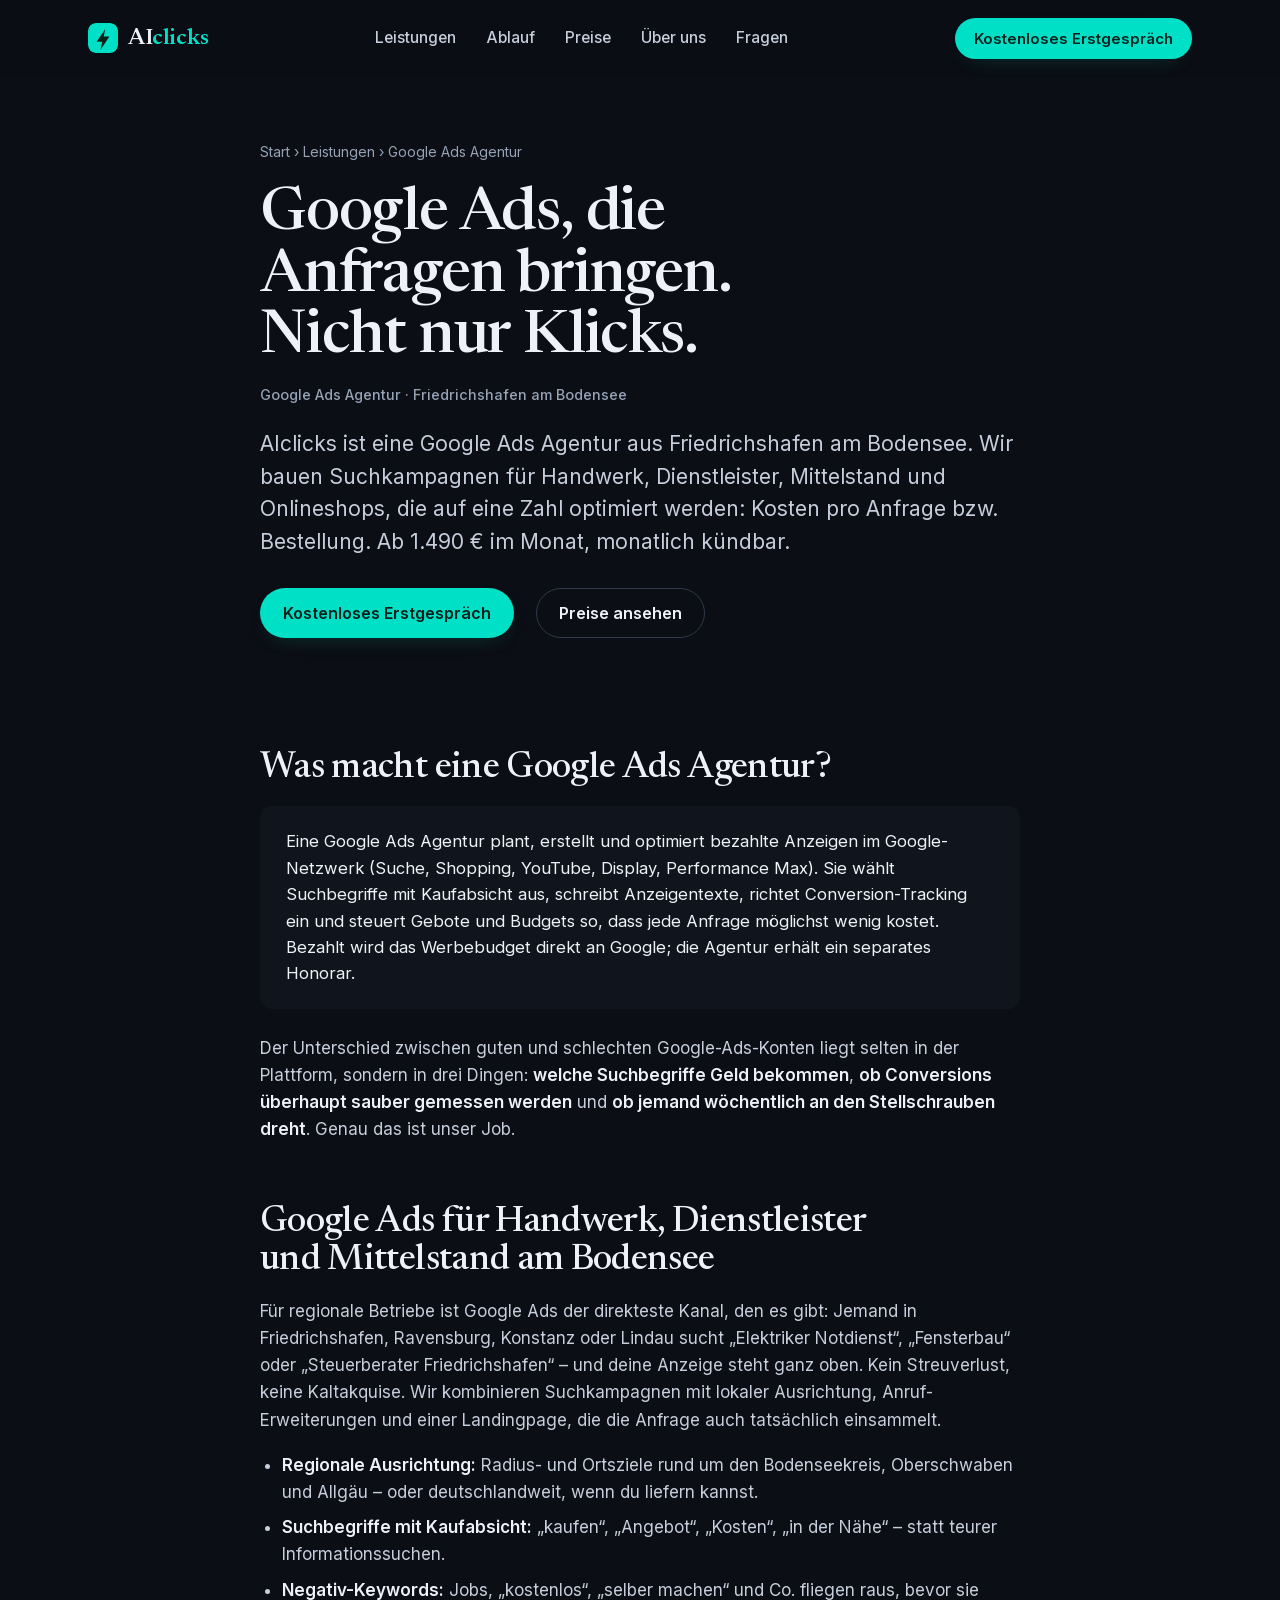
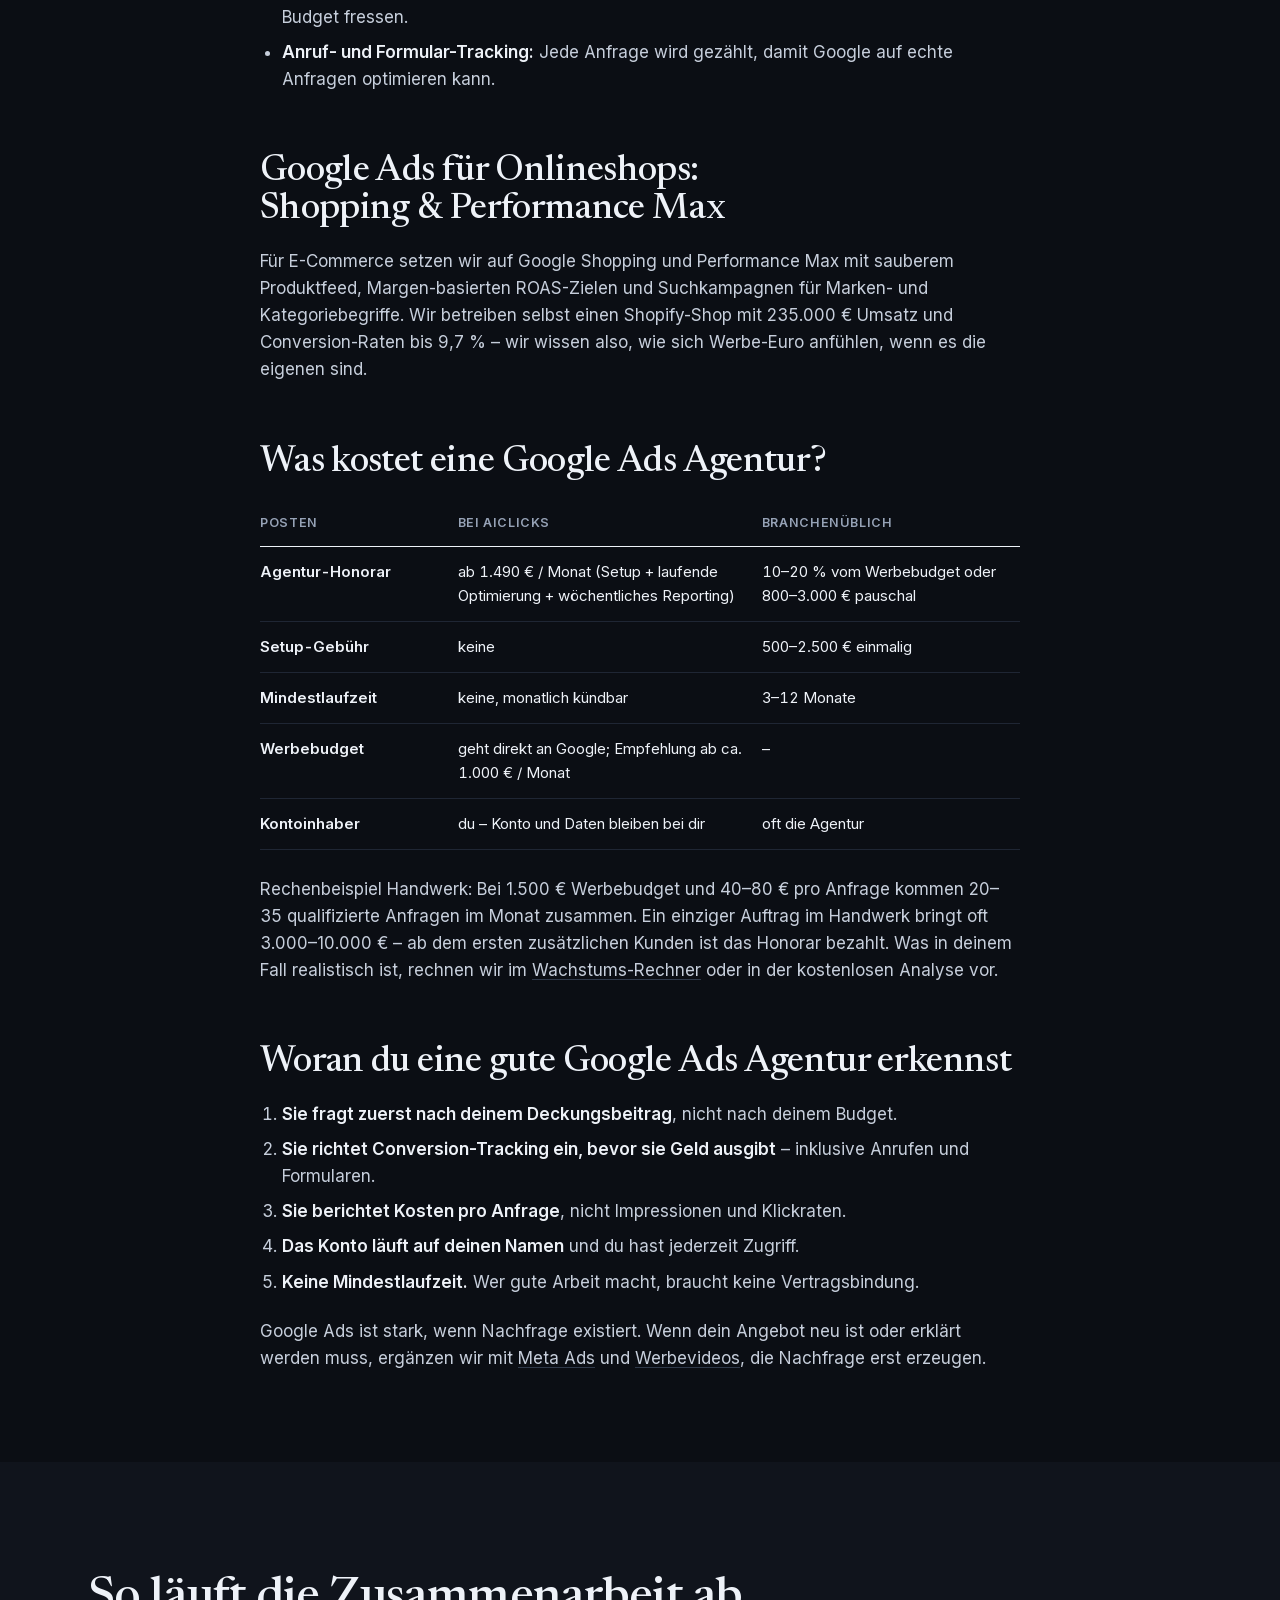
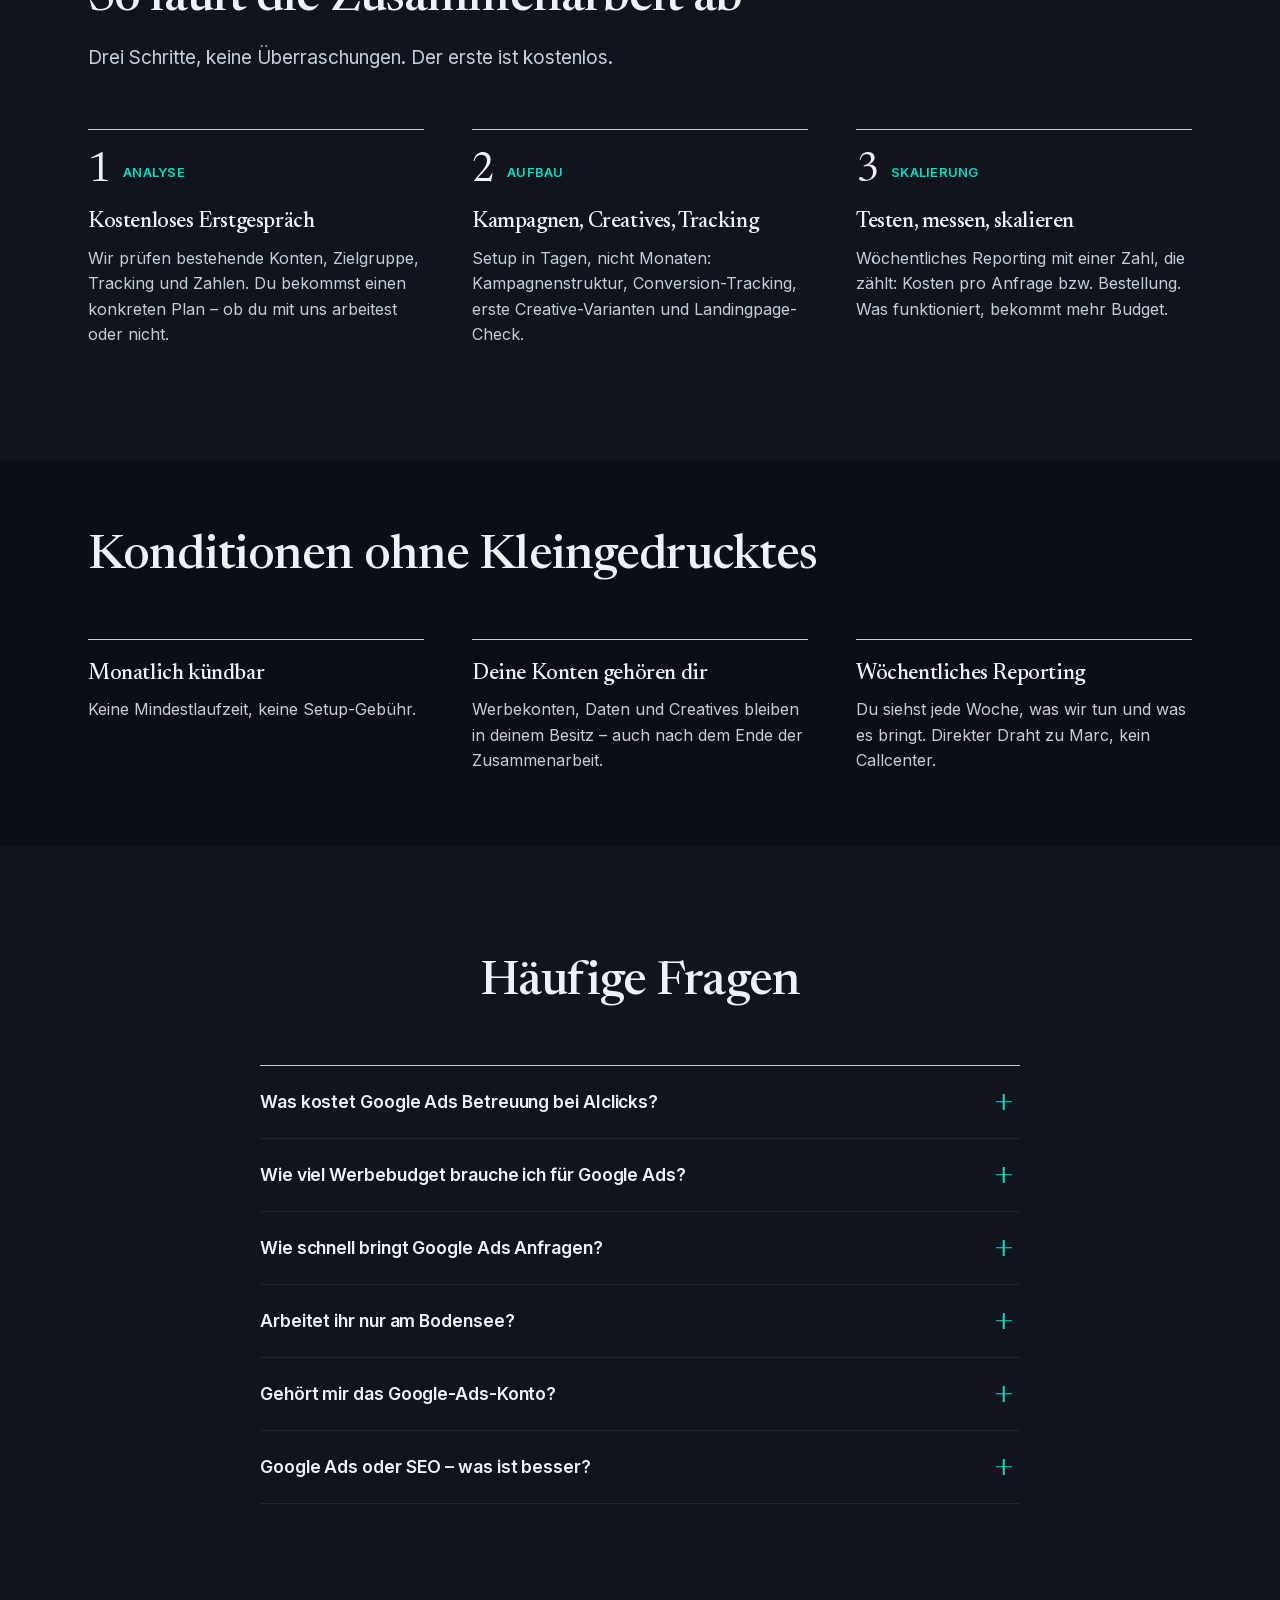
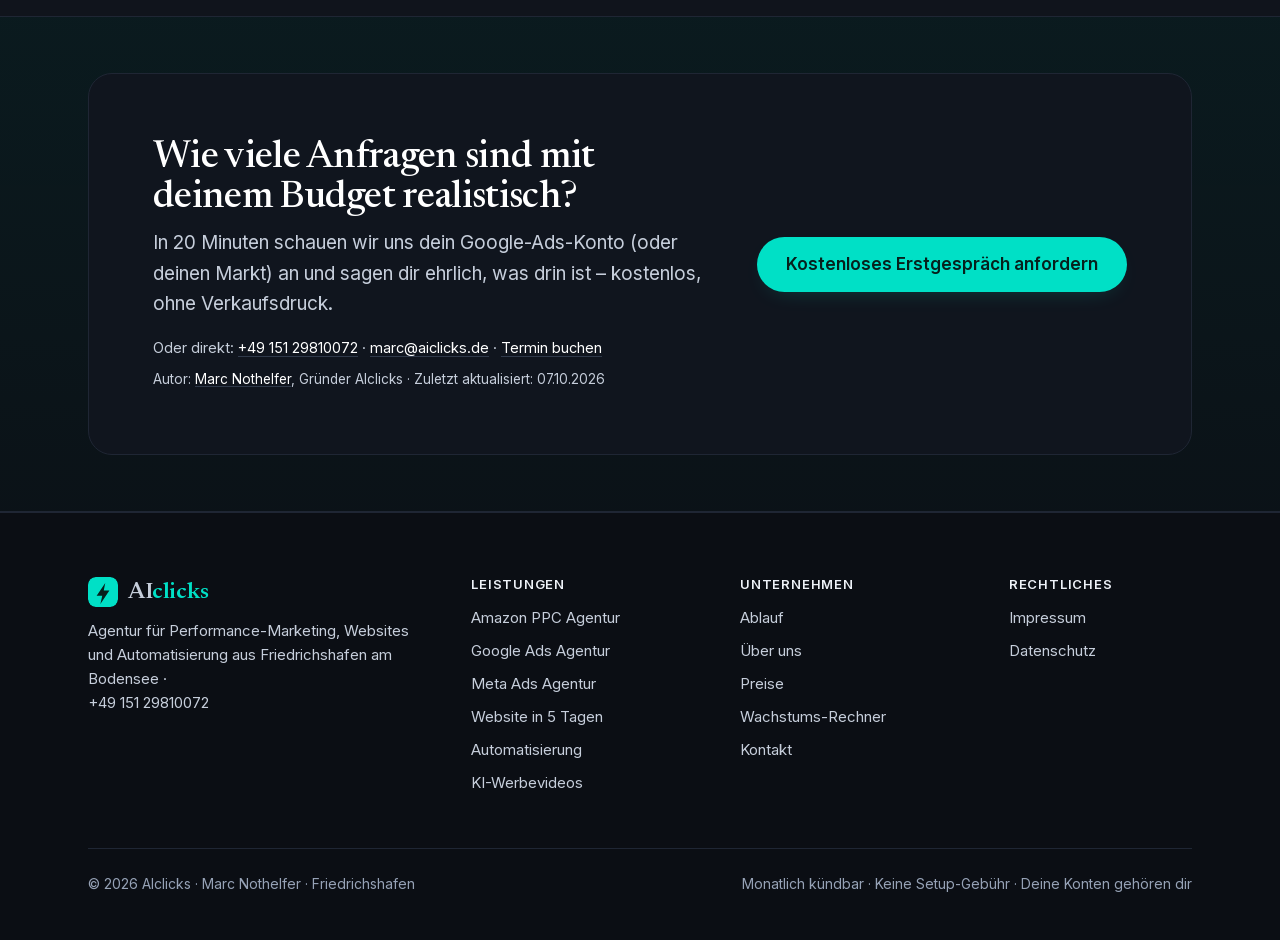
<file: google-ads-agentur-bodensee.html>
<!DOCTYPE html>
<html lang="de">
<head>
<meta charset="UTF-8">
<meta name="viewport" content="width=device-width, initial-scale=1.0">
<title>Google Ads Agentur Bodensee & Friedrichshafen | AIclicks</title>
<meta name="description" content="Google Ads Agentur in Friedrichshafen am Bodensee: Suchkampagnen, die Anfragen bringen statt Klicks. Ab 1.490 €/Monat, monatlich kündbar, sauberes Tracking.">
<meta name="author" content="Marc Nothelfer – AIclicks">
<meta name="robots" content="index, follow, max-image-preview:large, max-snippet:-1">
<meta name="theme-color" content="#0b0e14">
<link rel="canonical" href="https://aiclicks.de/google-ads-agentur-bodensee.html">
<link rel="icon" href="/icon.svg" type="image/svg+xml">
<link rel="preload" href="/fonts/newsreader-var.woff2" as="font" type="font/woff2" crossorigin>
<link rel="preload" href="/fonts/inter-var.woff2" as="font" type="font/woff2" crossorigin>
<link rel="stylesheet" href="/styles.css">
<meta name="geo.region" content="DE-BW">
<meta name="geo.placename" content="Friedrichshafen">
<meta property="og:title" content="Google Ads Agentur Bodensee & Friedrichshafen | AIclicks">
<meta property="og:description" content="Google Ads Agentur in Friedrichshafen am Bodensee: Suchkampagnen, die Anfragen bringen statt Klicks. Ab 1.490 €/Monat, monatlich kündbar, sauberes Tracking.">
<meta property="og:type" content="website">
<meta property="og:url" content="https://aiclicks.de/google-ads-agentur-bodensee.html">
<meta property="og:site_name" content="AIclicks">
<meta property="og:locale" content="de_DE">
<meta property="og:image" content="https://aiclicks.de/og-image.jpg">
<meta property="og:image:width" content="1200">
<meta property="og:image:height" content="630">
<meta name="twitter:card" content="summary_large_image">
<meta name="twitter:title" content="Google Ads Agentur Bodensee & Friedrichshafen | AIclicks">
<meta name="twitter:description" content="Google Ads Agentur in Friedrichshafen am Bodensee: Suchkampagnen, die Anfragen bringen statt Klicks. Ab 1.490 €/Monat, monatlich kündbar, sauberes Tracking.">
<meta name="twitter:image" content="https://aiclicks.de/og-image.jpg">
<script type="application/ld+json">
{
 "@context": "https://schema.org",
 "@graph": [
  {
   "@type": "WebPage",
   "@id": "https://aiclicks.de/google-ads-agentur-bodensee.html#webpage",
   "url": "https://aiclicks.de/google-ads-agentur-bodensee.html",
   "name": "Google Ads Agentur Bodensee & Friedrichshafen | AIclicks",
   "description": "Google Ads Agentur in Friedrichshafen am Bodensee: Suchkampagnen, die Anfragen bringen statt Klicks. Ab 1.490 €/Monat, monatlich kündbar, sauberes Tracking.",
   "inLanguage": "de-DE",
   "dateModified": "2026-10-07",
   "datePublished": "2026-10-07",
   "isPartOf": {
    "@id": "https://aiclicks.de/#website"
   },
   "about": {
    "@id": "https://aiclicks.de/google-ads-agentur-bodensee.html#service"
   },
   "author": {
    "@id": "https://aiclicks.de/#marc"
   },
   "publisher": {
    "@id": "https://aiclicks.de/#organization"
   },
   "breadcrumb": {
    "@id": "https://aiclicks.de/google-ads-agentur-bodensee.html#breadcrumb"
   }
  },
  {
   "@type": "BreadcrumbList",
   "@id": "https://aiclicks.de/google-ads-agentur-bodensee.html#breadcrumb",
   "itemListElement": [
    {
     "@type": "ListItem",
     "position": 1,
     "name": "Start",
     "item": "https://aiclicks.de/"
    },
    {
     "@type": "ListItem",
     "position": 2,
     "name": "Leistungen",
     "item": "https://aiclicks.de/#leistungen"
    },
    {
     "@type": "ListItem",
     "position": 3,
     "name": "Google Ads Agentur",
     "item": "https://aiclicks.de/google-ads-agentur-bodensee.html"
    }
   ]
  },
  {
   "@type": "Service",
   "@id": "https://aiclicks.de/google-ads-agentur-bodensee.html#service",
   "name": "Google Ads Management",
   "serviceType": "Google Ads Agentur",
   "description": "Google Ads Agentur in Friedrichshafen am Bodensee: Suchkampagnen, die Anfragen bringen statt Klicks. Ab 1.490 €/Monat, monatlich kündbar, sauberes Tracking.",
   "url": "https://aiclicks.de/google-ads-agentur-bodensee.html",
   "provider": {
    "@id": "https://aiclicks.de/#organization"
   },
   "areaServed": [
    {
     "@type": "City",
     "name": "Friedrichshafen"
    },
    {
     "@type": "AdministrativeArea",
     "name": "Bodenseekreis"
    },
    {
     "@type": "Country",
     "name": "Deutschland"
    },
    {
     "@type": "Country",
     "name": "Österreich"
    },
    {
     "@type": "Country",
     "name": "Schweiz"
    }
   ],
   "audience": {
    "@type": "BusinessAudience",
    "name": "Mittelstand, Handwerk, Dienstleister, E-Commerce"
   },
   "offers": {
    "@type": "Offer",
    "price": "1490",
    "priceCurrency": "EUR",
    "url": "https://aiclicks.de/google-ads-agentur-bodensee.html",
    "priceSpecification": {
     "@type": "UnitPriceSpecification",
     "price": "1490",
     "priceCurrency": "EUR",
     "unitText": "Monat",
     "minPrice": "1490"
    },
    "availability": "https://schema.org/InStock"
   }
  },
  {
   "@type": "FAQPage",
   "@id": "https://aiclicks.de/google-ads-agentur-bodensee.html#faq",
   "mainEntity": [
    {
     "@type": "Question",
     "name": "Was kostet Google Ads Betreuung bei AIclicks?",
     "acceptedAnswer": {
      "@type": "Answer",
      "text": "Ads Management kostet ab 1.490 € pro Monat inklusive Setup, laufender Optimierung, Conversion-Tracking und wöchentlichem Reporting. Dazu kommt dein Werbebudget, das direkt an Google geht. Keine Setup-Gebühr, keine Mindestlaufzeit."
     }
    },
    {
     "@type": "Question",
     "name": "Wie viel Werbebudget brauche ich für Google Ads?",
     "acceptedAnswer": {
      "@type": "Answer",
      "text": "Für regionale Dienstleister und Handwerksbetriebe empfehlen wir ab etwa 1.000 € Werbebudget pro Monat, für Onlineshops ab 1.500–2.000 €. Darunter liefert Google zu wenige Daten, um sinnvoll zu optimieren."
     }
    },
    {
     "@type": "Question",
     "name": "Wie schnell bringt Google Ads Anfragen?",
     "acceptedAnswer": {
      "@type": "Answer",
      "text": "Suchkampagnen liefern oft innerhalb der ersten Tage erste Anfragen, weil die Nachfrage bereits existiert. Belastbar optimiert ist ein Konto nach 30–90 Tagen, wenn genug Conversion-Daten vorliegen."
     }
    },
    {
     "@type": "Question",
     "name": "Arbeitet ihr nur am Bodensee?",
     "acceptedAnswer": {
      "@type": "Answer",
      "text": "Nein. Wir sitzen in Friedrichshafen und betreuen Kunden aus Friedrichshafen, Ravensburg, Konstanz, Lindau und dem Bodenseekreis gern vor Ort – deutschlandweit, in Österreich und der Schweiz arbeiten wir remote per Video-Call. Google-Ads-Ergebnisse sind nicht ortsgebunden."
     }
    },
    {
     "@type": "Question",
     "name": "Gehört mir das Google-Ads-Konto?",
     "acceptedAnswer": {
      "@type": "Answer",
      "text": "Ja, immer. Wir arbeiten in deinem Konto über einen Verwaltungszugang. Kampagnen, Daten und Conversion-Historie bleiben bei dir – auch wenn du kündigst."
     }
    },
    {
     "@type": "Question",
     "name": "Google Ads oder SEO – was ist besser?",
     "acceptedAnswer": {
      "@type": "Answer",
      "text": "Beides hat seinen Platz: Google Ads bringt sofort messbare Anfragen und lässt sich tagesgenau steuern, SEO braucht Monate, wirkt dann aber ohne Klickkosten. Für die meisten Betriebe ist Google Ads der schnellste Weg zu planbaren Anfragen; SEO bauen wir parallel über Landingpages auf."
     }
    }
   ]
  }
 ]
}
</script>
<!-- Google Consent Mode v2 (Default: alles abgelehnt) + Google Ads Tag -->
<script>
window.dataLayer=window.dataLayer||[];function gtag(){dataLayer.push(arguments);}
gtag('consent','default',{ad_storage:'denied',ad_user_data:'denied',ad_personalization:'denied',analytics_storage:'denied'});
gtag('js',new Date());gtag('config','AW-304314047');
try{const c=JSON.parse(localStorage.getItem('cookie-consent')||'null');if(c&&c.marketing){gtag('consent','update',{ad_storage:'granted',ad_user_data:'granted',ad_personalization:'granted',analytics_storage:'granted'});}}catch(e){}
</script>
<script async src="https://www.googletagmanager.com/gtag/js?id=AW-304314047"></script>
</head>
<body>
<a class="skip-link" href="#main">Zum Inhalt springen</a>
<header id="top">
  <div class="wrap nav">
    <a class="brand" href="/"><img src="/icon.svg" alt="" width="30" height="30"><span>AI<b>clicks</b></span></a>
    <nav id="navlinks" aria-label="Hauptnavigation">
      <a href="/#leistungen">Leistungen</a>
      <a href="/#ablauf">Ablauf</a>
      <a href="/#preise">Preise</a>
      <a href="/#ueber">Über uns</a>
      <a href="/#faq">Fragen</a>
    </nav>
    <div class="nav-right">
      <a href="/#kontakt" class="btn">Kostenloses Erstgespräch</a>
      <button class="menu-btn" id="menuBtn" aria-label="Menü" aria-expanded="false">Menü</button>
    </div>
  </div>
</header>
<main id="main">

<section class="sub-hero"><div class="wrap">
  <p class="crumbs"><a href="/">Start</a> › <a href="/#leistungen">Leistungen</a> › Google Ads Agentur</p>
  <h1>Google Ads, die Anfragen bringen.<br>Nicht nur Klicks.</h1>
  <p class="meta">Google Ads Agentur · Friedrichshafen am Bodensee</p>
  <p class="lead">AIclicks ist eine Google Ads Agentur aus Friedrichshafen am Bodensee. Wir bauen Suchkampagnen für Handwerk, Dienstleister, Mittelstand und Onlineshops, die auf eine Zahl optimiert werden: Kosten pro Anfrage bzw. Bestellung. Ab 1.490 € im Monat, monatlich kündbar.</p>
  <div class="cta-row"><a href="/#kontakt" class="btn">Kostenloses Erstgespräch</a><a href="/#preise" class="btn secondary">Preise ansehen</a></div>
</div></section>

<section class="tight"><div class="wrap"><div class="prose">
  <h2>Was macht eine Google Ads Agentur?</h2>
  <div class="def"><p>Eine Google Ads Agentur plant, erstellt und optimiert bezahlte Anzeigen im Google-Netzwerk (Suche, Shopping, YouTube, Display, Performance Max). Sie wählt Suchbegriffe mit Kaufabsicht aus, schreibt Anzeigentexte, richtet Conversion-Tracking ein und steuert Gebote und Budgets so, dass jede Anfrage möglichst wenig kostet. Bezahlt wird das Werbebudget direkt an Google; die Agentur erhält ein separates Honorar.</p></div>
  <p>Der Unterschied zwischen guten und schlechten Google-Ads-Konten liegt selten in der Plattform, sondern in drei Dingen: <strong>welche Suchbegriffe Geld bekommen</strong>, <strong>ob Conversions überhaupt sauber gemessen werden</strong> und <strong>ob jemand wöchentlich an den Stellschrauben dreht</strong>. Genau das ist unser Job.</p>

  <h2>Google Ads für Handwerk, Dienstleister und Mittelstand am Bodensee</h2>
  <p>Für regionale Betriebe ist Google Ads der direkteste Kanal, den es gibt: Jemand in Friedrichshafen, Ravensburg, Konstanz oder Lindau sucht „Elektriker Notdienst“, „Fensterbau“ oder „Steuerberater Friedrichshafen“ – und deine Anzeige steht ganz oben. Kein Streuverlust, keine Kaltakquise. Wir kombinieren Suchkampagnen mit lokaler Ausrichtung, Anruf-Erweiterungen und einer Landingpage, die die Anfrage auch tatsächlich einsammelt.</p>
  <ul>
    <li><strong>Regionale Ausrichtung:</strong> Radius- und Ortsziele rund um den Bodenseekreis, Oberschwaben und Allgäu – oder deutschlandweit, wenn du liefern kannst.</li>
    <li><strong>Suchbegriffe mit Kaufabsicht:</strong> „kaufen“, „Angebot“, „Kosten“, „in der Nähe“ – statt teurer Informationssuchen.</li>
    <li><strong>Negativ-Keywords:</strong> Jobs, „kostenlos“, „selber machen“ und Co. fliegen raus, bevor sie Budget fressen.</li>
    <li><strong>Anruf- und Formular-Tracking:</strong> Jede Anfrage wird gezählt, damit Google auf echte Anfragen optimieren kann.</li>
  </ul>

  <h2>Google Ads für Onlineshops: Shopping &amp; Performance Max</h2>
  <p>Für E-Commerce setzen wir auf Google Shopping und Performance Max mit sauberem Produktfeed, Margen-basierten ROAS-Zielen und Suchkampagnen für Marken- und Kategoriebegriffe. Wir betreiben selbst einen Shopify-Shop mit 235.000 € Umsatz und Conversion-Raten bis 9,7 % – wir wissen also, wie sich Werbe-Euro anfühlen, wenn es die eigenen sind.</p>

  <h2>Was kostet eine Google Ads Agentur?</h2>
  <table class="tbl">
    <thead><tr><th>Posten</th><th>Bei AIclicks</th><th>Branchenüblich</th></tr></thead>
    <tbody>
      <tr><td>Agentur-Honorar</td><td>ab 1.490 € / Monat (Setup + laufende Optimierung + wöchentliches Reporting)</td><td>10–20 % vom Werbebudget oder 800–3.000 € pauschal</td></tr>
      <tr><td>Setup-Gebühr</td><td>keine</td><td>500–2.500 € einmalig</td></tr>
      <tr><td>Mindestlaufzeit</td><td>keine, monatlich kündbar</td><td>3–12 Monate</td></tr>
      <tr><td>Werbebudget</td><td>geht direkt an Google; Empfehlung ab ca. 1.000 € / Monat</td><td>–</td></tr>
      <tr><td>Kontoinhaber</td><td>du – Konto und Daten bleiben bei dir</td><td>oft die Agentur</td></tr>
    </tbody>
  </table>
  <p>Rechenbeispiel Handwerk: Bei 1.500 € Werbebudget und 40–80 € pro Anfrage kommen 20–35 qualifizierte Anfragen im Monat zusammen. Ein einziger Auftrag im Handwerk bringt oft 3.000–10.000 € – ab dem ersten zusätzlichen Kunden ist das Honorar bezahlt. Was in deinem Fall realistisch ist, rechnen wir im <a href="/roi-rechner.html">Wachstums-Rechner</a> oder in der kostenlosen Analyse vor.</p>

  <h2>Woran du eine gute Google Ads Agentur erkennst</h2>
  <ol>
    <li><strong>Sie fragt zuerst nach deinem Deckungsbeitrag</strong>, nicht nach deinem Budget.</li>
    <li><strong>Sie richtet Conversion-Tracking ein, bevor sie Geld ausgibt</strong> – inklusive Anrufen und Formularen.</li>
    <li><strong>Sie berichtet Kosten pro Anfrage</strong>, nicht Impressionen und Klickraten.</li>
    <li><strong>Das Konto läuft auf deinen Namen</strong> und du hast jederzeit Zugriff.</li>
    <li><strong>Keine Mindestlaufzeit.</strong> Wer gute Arbeit macht, braucht keine Vertragsbindung.</li>
  </ol>
  <p>Google Ads ist stark, wenn Nachfrage existiert. Wenn dein Angebot neu ist oder erklärt werden muss, ergänzen wir mit <a href="/meta-ads-agentur.html">Meta Ads</a> und <a href="/#beispiele">Werbevideos</a>, die Nachfrage erst erzeugen.</p>
</div></div></section>

<section class="soft"><div class="wrap">
  <div class="section-head"><h2>So läuft die Zusammenarbeit ab</h2><p>Drei Schritte, keine Überraschungen. Der erste ist kostenlos.</p></div>
  <div class="steps">
    <div class="step"><div class="no">1<small>ANALYSE</small></div><h3>Kostenloses Erstgespräch</h3><p>Wir prüfen bestehende Konten, Zielgruppe, Tracking und Zahlen. Du bekommst einen konkreten Plan – ob du mit uns arbeitest oder nicht.</p></div>
    <div class="step"><div class="no">2<small>AUFBAU</small></div><h3>Kampagnen, Creatives, Tracking</h3><p>Setup in Tagen, nicht Monaten: Kampagnenstruktur, Conversion-Tracking, erste Creative-Varianten und Landingpage-Check.</p></div>
    <div class="step"><div class="no">3<small>SKALIERUNG</small></div><h3>Testen, messen, skalieren</h3><p>Wöchentliches Reporting mit einer Zahl, die zählt: Kosten pro Anfrage bzw. Bestellung. Was funktioniert, bekommt mehr Budget.</p></div>
  </div>
</div></section>

<section class="tight"><div class="wrap">
  <div class="section-head"><h2>Konditionen ohne Kleingedrucktes</h2></div>
  <div class="steps">
    <div class="step"><h3>Monatlich kündbar</h3><p>Keine Mindestlaufzeit, keine Setup-Gebühr.</p></div>
    <div class="step"><h3>Deine Konten gehören dir</h3><p>Werbekonten, Daten und Creatives bleiben in deinem Besitz – auch nach dem Ende der Zusammenarbeit.</p></div>
    <div class="step"><h3>Wöchentliches Reporting</h3><p>Du siehst jede Woche, was wir tun und was es bringt. Direkter Draht zu Marc, kein Callcenter.</p></div>
  </div>
</div></section>
<section class="soft"><div class="wrap"><div class="section-head center"><h2>Häufige Fragen</h2></div><div class="faq">
<details class="faqit"><summary>Was kostet Google Ads Betreuung bei AIclicks?</summary><div class="ans">Ads Management kostet ab 1.490 € pro Monat inklusive Setup, laufender Optimierung, Conversion-Tracking und wöchentlichem Reporting. Dazu kommt dein Werbebudget, das direkt an Google geht. Keine Setup-Gebühr, keine Mindestlaufzeit.</div></details>
<details class="faqit"><summary>Wie viel Werbebudget brauche ich für Google Ads?</summary><div class="ans">Für regionale Dienstleister und Handwerksbetriebe empfehlen wir ab etwa 1.000 € Werbebudget pro Monat, für Onlineshops ab 1.500–2.000 €. Darunter liefert Google zu wenige Daten, um sinnvoll zu optimieren.</div></details>
<details class="faqit"><summary>Wie schnell bringt Google Ads Anfragen?</summary><div class="ans">Suchkampagnen liefern oft innerhalb der ersten Tage erste Anfragen, weil die Nachfrage bereits existiert. Belastbar optimiert ist ein Konto nach 30–90 Tagen, wenn genug Conversion-Daten vorliegen.</div></details>
<details class="faqit"><summary>Arbeitet ihr nur am Bodensee?</summary><div class="ans">Nein. Wir sitzen in Friedrichshafen und betreuen Kunden aus Friedrichshafen, Ravensburg, Konstanz, Lindau und dem Bodenseekreis gern vor Ort – deutschlandweit, in Österreich und der Schweiz arbeiten wir remote per Video-Call. Google-Ads-Ergebnisse sind nicht ortsgebunden.</div></details>
<details class="faqit"><summary>Gehört mir das Google-Ads-Konto?</summary><div class="ans">Ja, immer. Wir arbeiten in deinem Konto über einen Verwaltungszugang. Kampagnen, Daten und Conversion-Historie bleiben bei dir – auch wenn du kündigst.</div></details>
<details class="faqit"><summary>Google Ads oder SEO – was ist besser?</summary><div class="ans">Beides hat seinen Platz: Google Ads bringt sofort messbare Anfragen und lässt sich tagesgenau steuern, SEO braucht Monate, wirkt dann aber ohne Klickkosten. Für die meisten Betriebe ist Google Ads der schnellste Weg zu planbaren Anfragen; SEO bauen wir parallel über Landingpages auf.</div></details>
</div></div></section>
<!-- CTA -->
<section id="kontakt" class="cta-band">
  <div class="wrap">
    <div class="inner">
      <div>
        <h2>Wie viele Anfragen sind mit deinem Budget realistisch?</h2>
        <p>In 20 Minuten schauen wir uns dein Google-Ads-Konto (oder deinen Markt) an und sagen dir ehrlich, was drin ist – kostenlos, ohne Verkaufsdruck.</p>
        <p style="margin-top:16px;font-size:14.5px">Oder direkt: <a href="tel:+4915129810072" style="color:#fff">+49 151 29810072</a> · <a href="mailto:marc@aiclicks.de" style="color:#fff">marc@aiclicks.de</a> · <a href="https://calendly.com/marc-aiclicks/30min" target="_blank" rel="noopener" style="color:#fff">Termin buchen</a></p>
        <p style="margin-top:10px;font-size:13.5px">Autor: <a href="/#ueber" style="color:#fff">Marc Nothelfer</a>, Gründer AIclicks · Zuletzt aktualisiert: 07.10.2026</p>
      </div>
      <div><a href="/#kontakt" class="btn lg">Kostenloses Erstgespräch anfordern</a></div>
    </div>
  </div>
</section>
</main>
<footer>
  <div class="wrap">
    <div class="foot-grid">
      <div>
        <a class="brand" href="/"><img src="/icon.svg" alt="" width="30" height="30"><span>AI<b>clicks</b></span></a>
        <p style="margin-top:12px">Agentur für Performance-Marketing, Websites und Automatisierung aus Friedrichshafen am Bodensee · <a href="tel:+4915129810072">+49 151 29810072</a></p>
      </div>
      <div>
        <h3>Leistungen</h3>
        <a href="/amazon-ppc-agentur.html">Amazon PPC Agentur</a><a href="/google-ads-agentur-bodensee.html">Google Ads Agentur</a><a href="/meta-ads-agentur.html">Meta Ads Agentur</a><a href="/website-in-5-tagen.html">Website in 5 Tagen</a><a href="/automatisierung.html">Automatisierung</a><a href="/">KI-Werbevideos</a>
      </div>
      <div>
        <h3>Unternehmen</h3>
        <a href="/#ablauf">Ablauf</a><a href="/#ueber">Über uns</a><a href="/#preise">Preise</a><a href="/roi-rechner.html">Wachstums-Rechner</a><a href="/#kontakt">Kontakt</a>
      </div>
      <div>
        <h3>Rechtliches</h3>
        <a href="/impressum.html">Impressum</a><a href="/datenschutz.html">Datenschutz</a>
      </div>
    </div>
    <div class="foot-bottom">
      <span>© 2026 AIclicks · Marc Nothelfer · Friedrichshafen</span>
      <span>Monatlich kündbar · Keine Setup-Gebühr · Deine Konten gehören dir</span>
    </div>
  </div>
</footer>
<script>
(function(){var h=document.getElementById('top'),n=document.getElementById('navlinks'),b=document.getElementById('menuBtn');var s=function(){h.classList.toggle('scrolled',window.scrollY>8)};s();addEventListener('scroll',s,{passive:true});b.addEventListener('click',function(){var o=n.classList.toggle('open');b.setAttribute('aria-expanded',o);b.textContent=o?'Schließen':'Menü';});})();
</script>
</body>
</html>
</file>
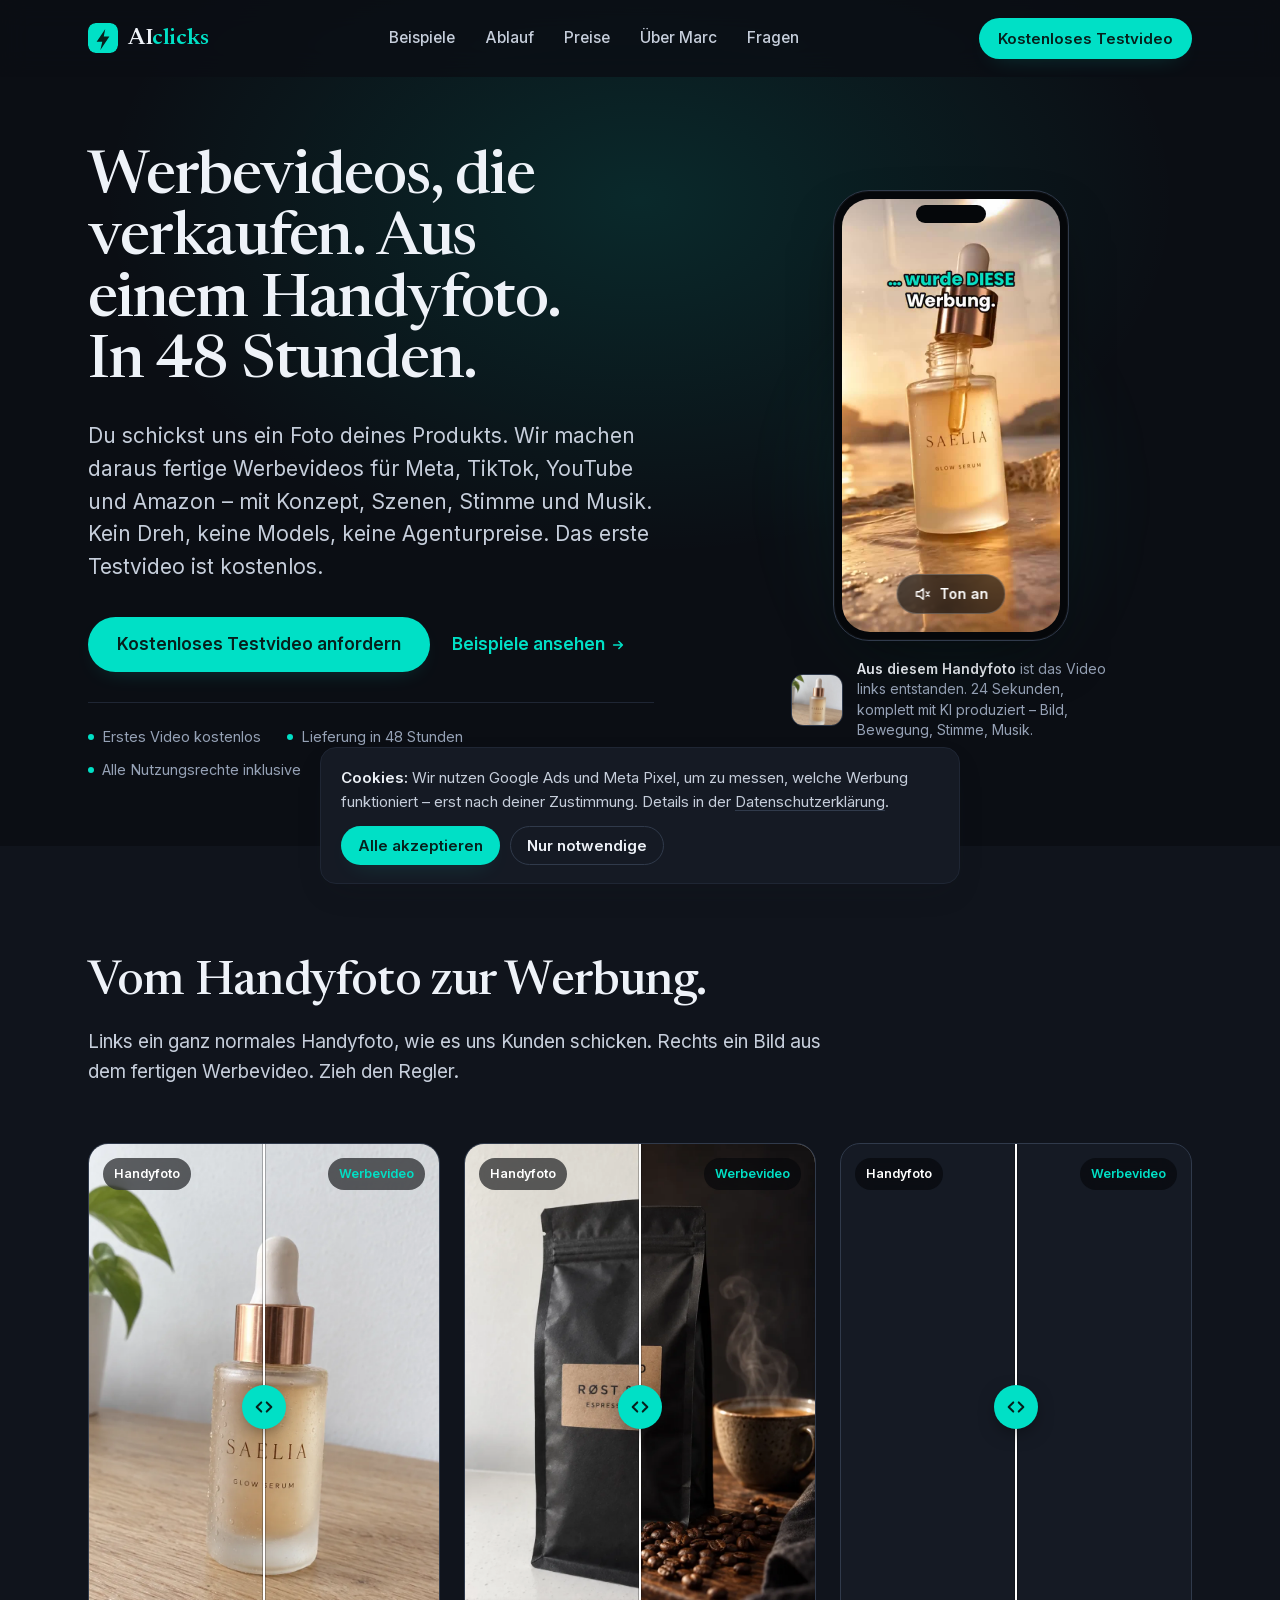
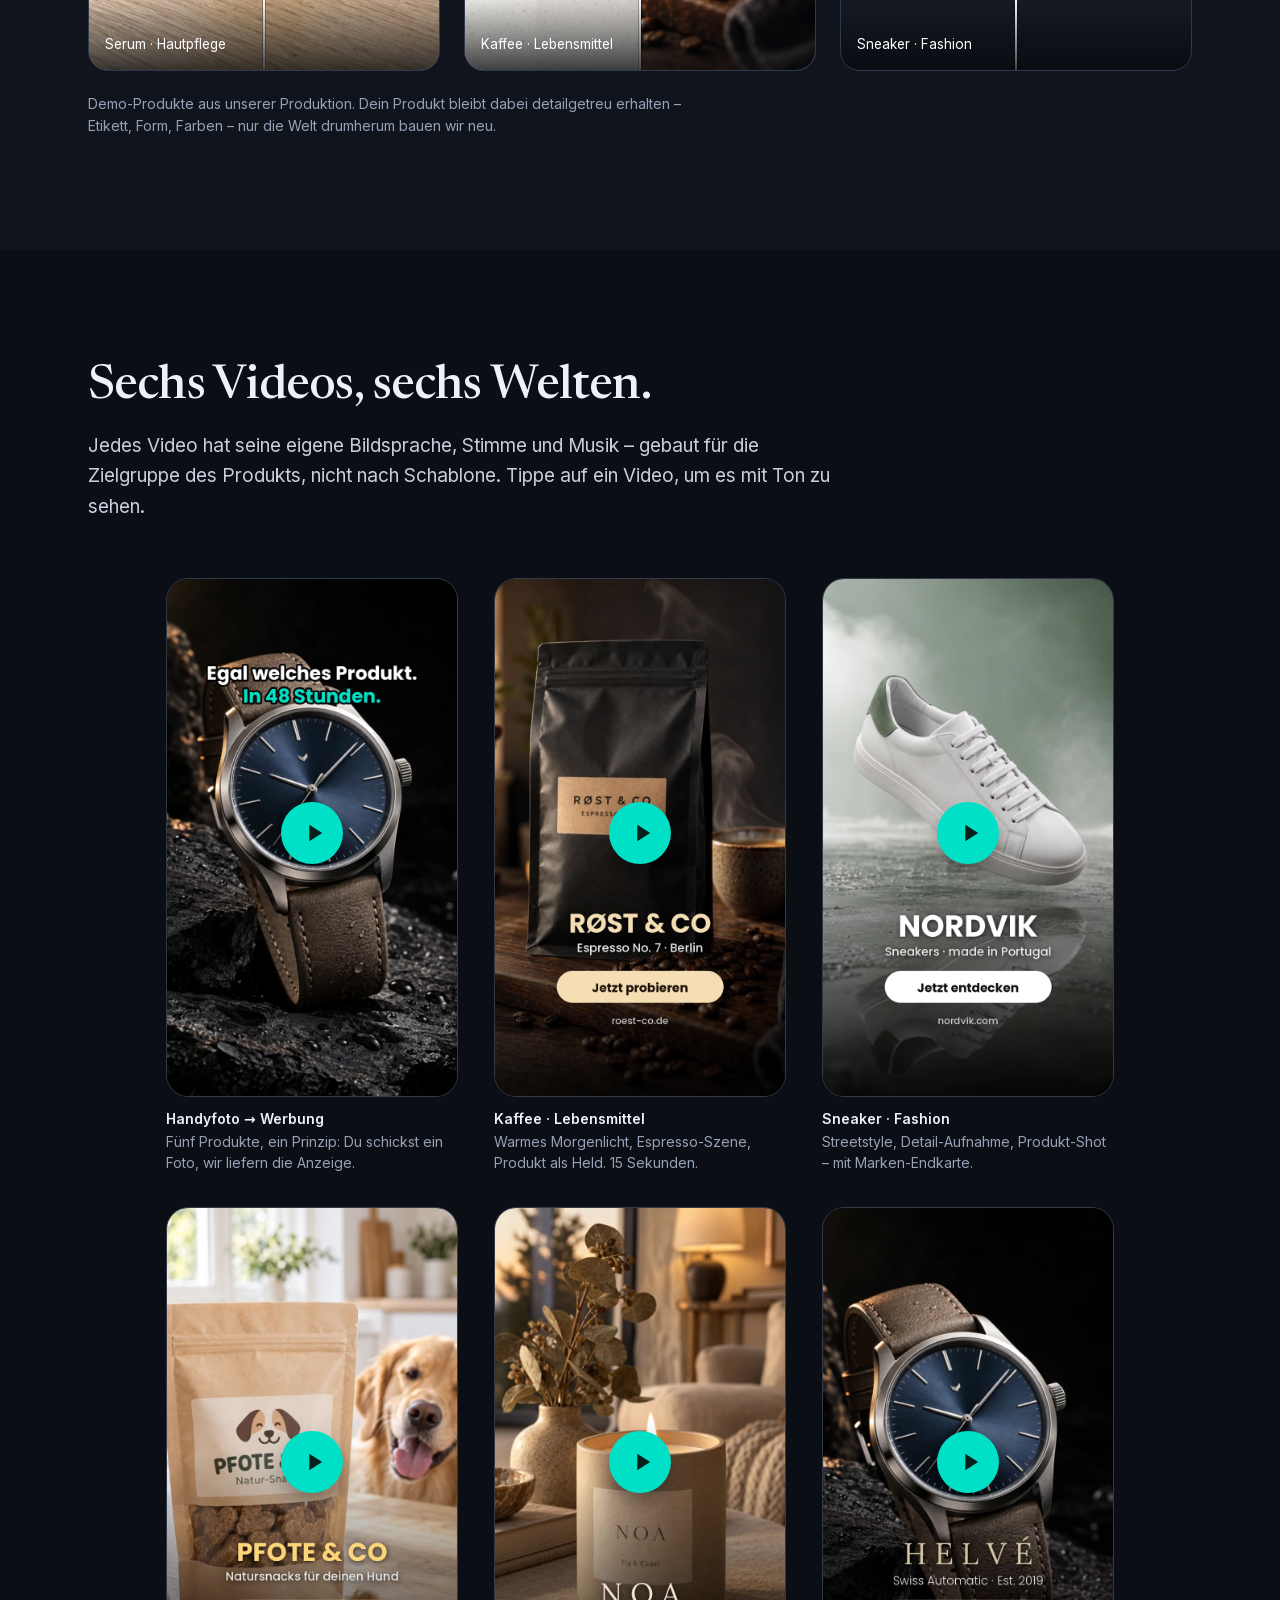
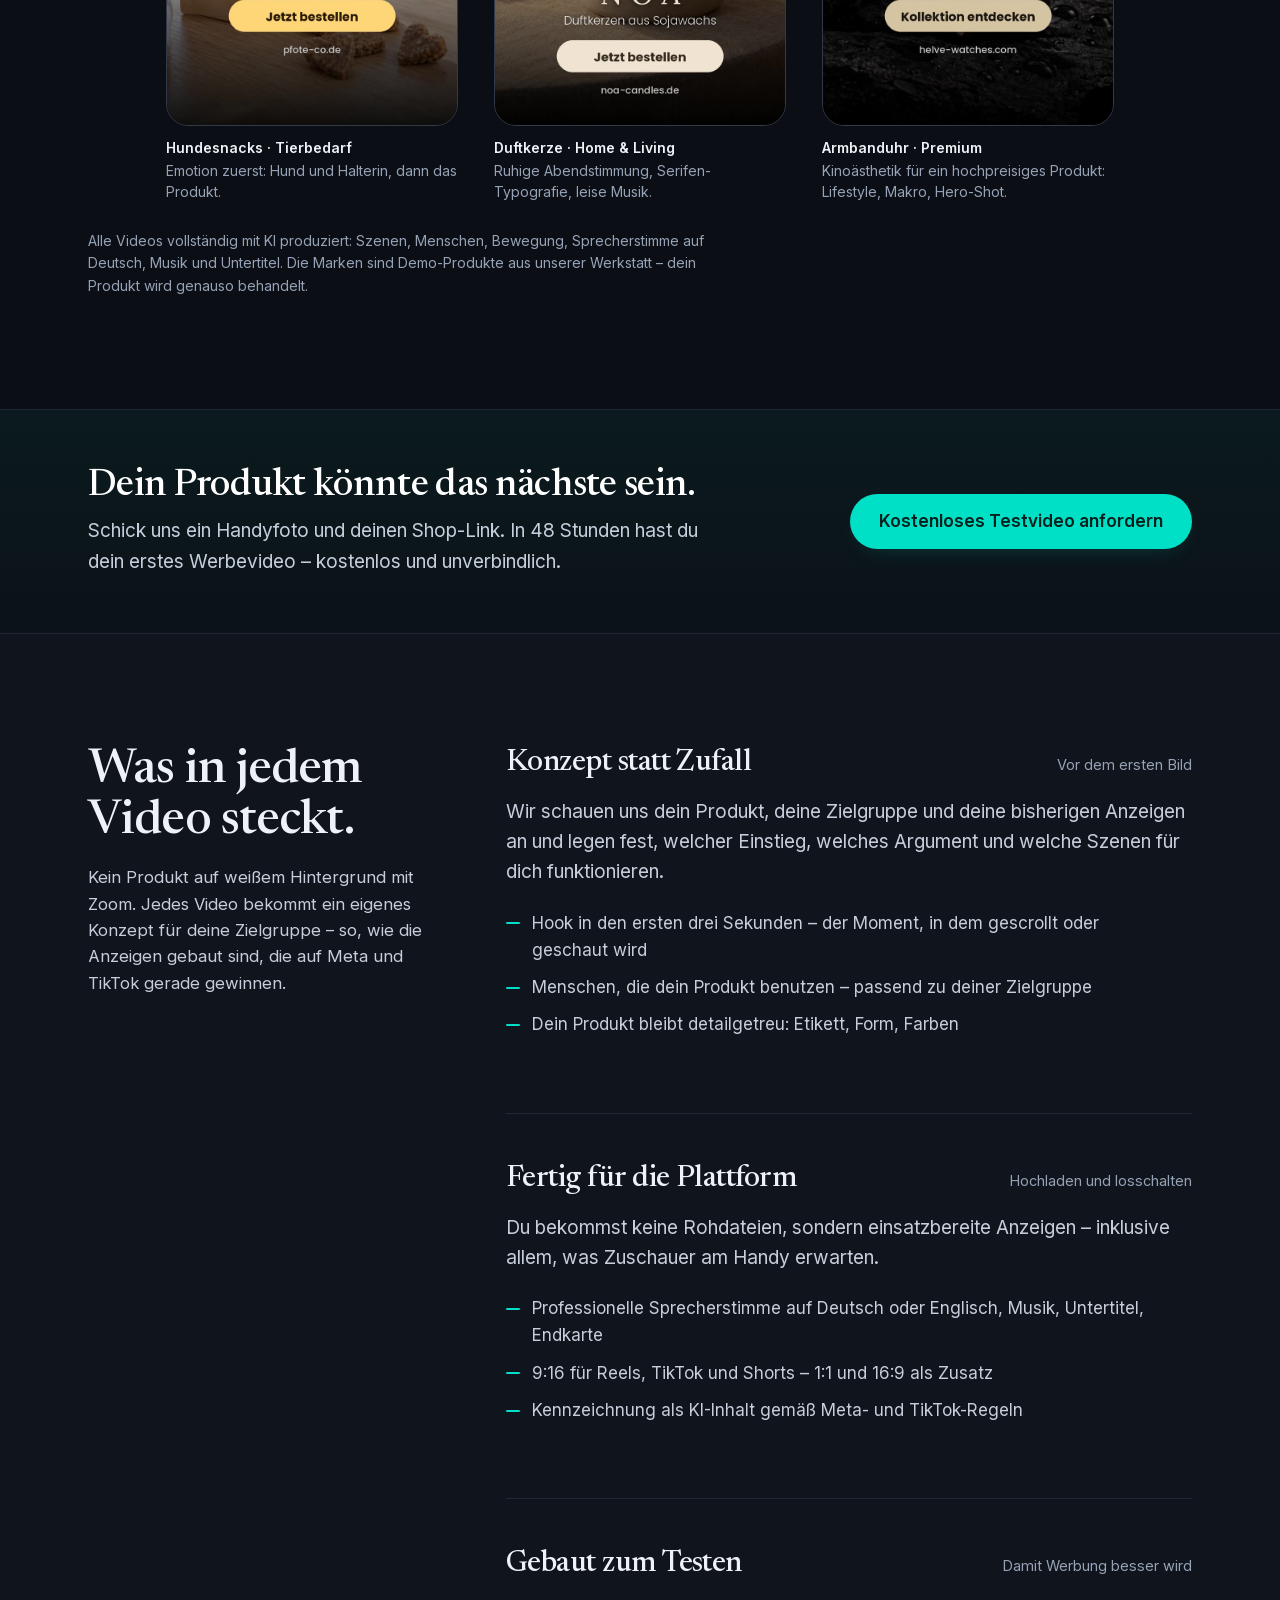
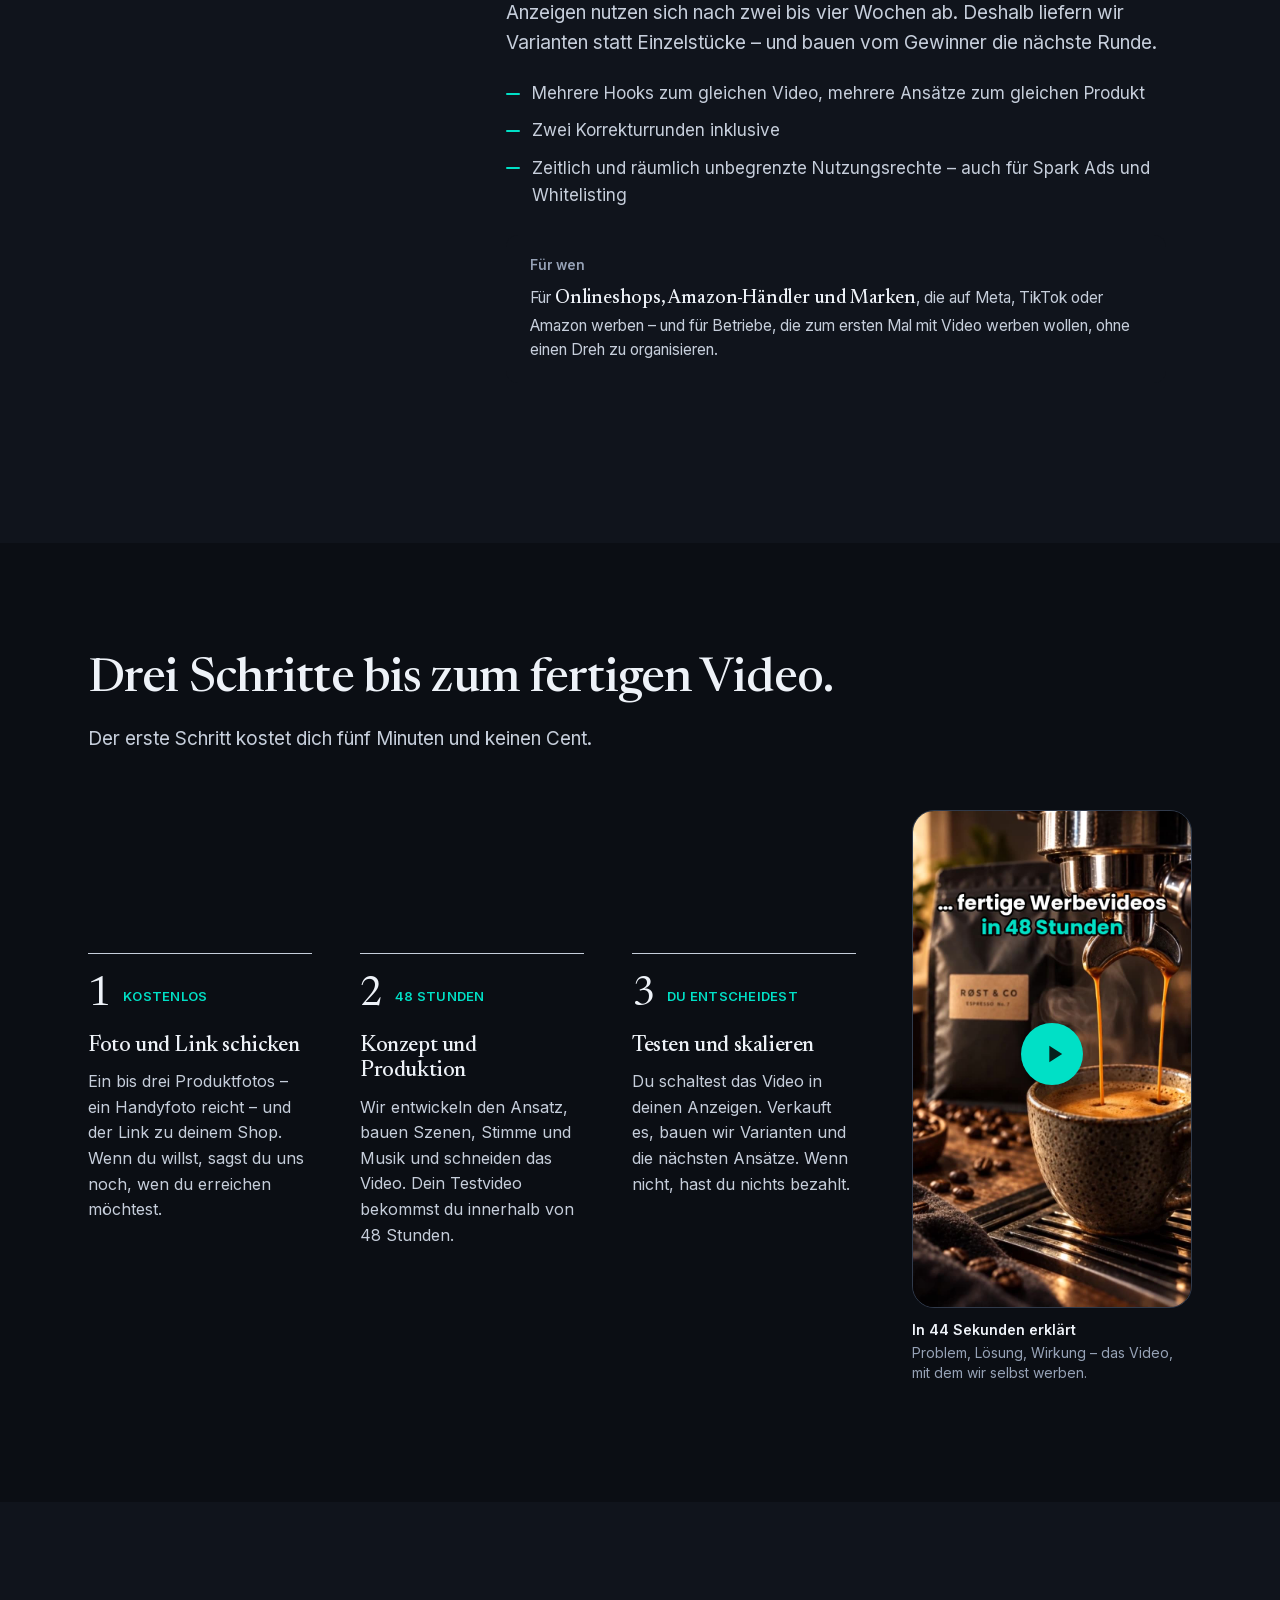
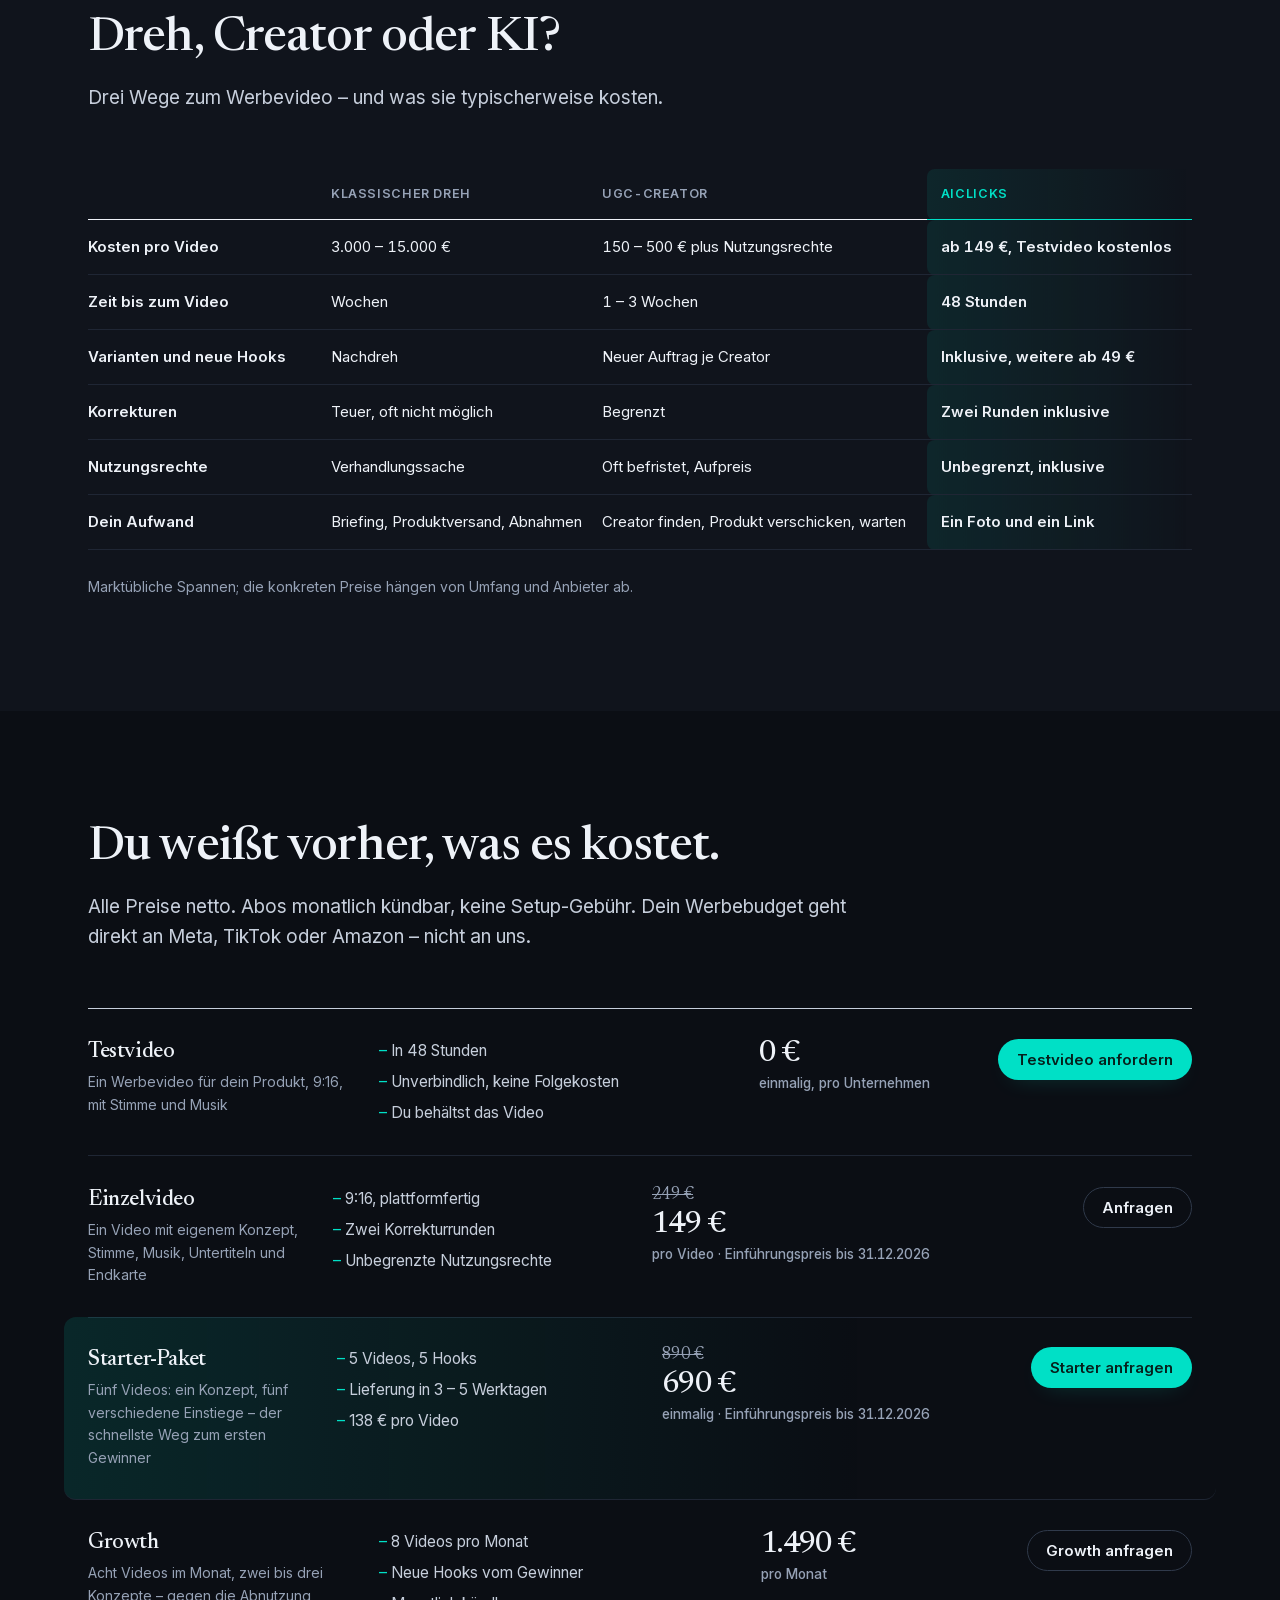
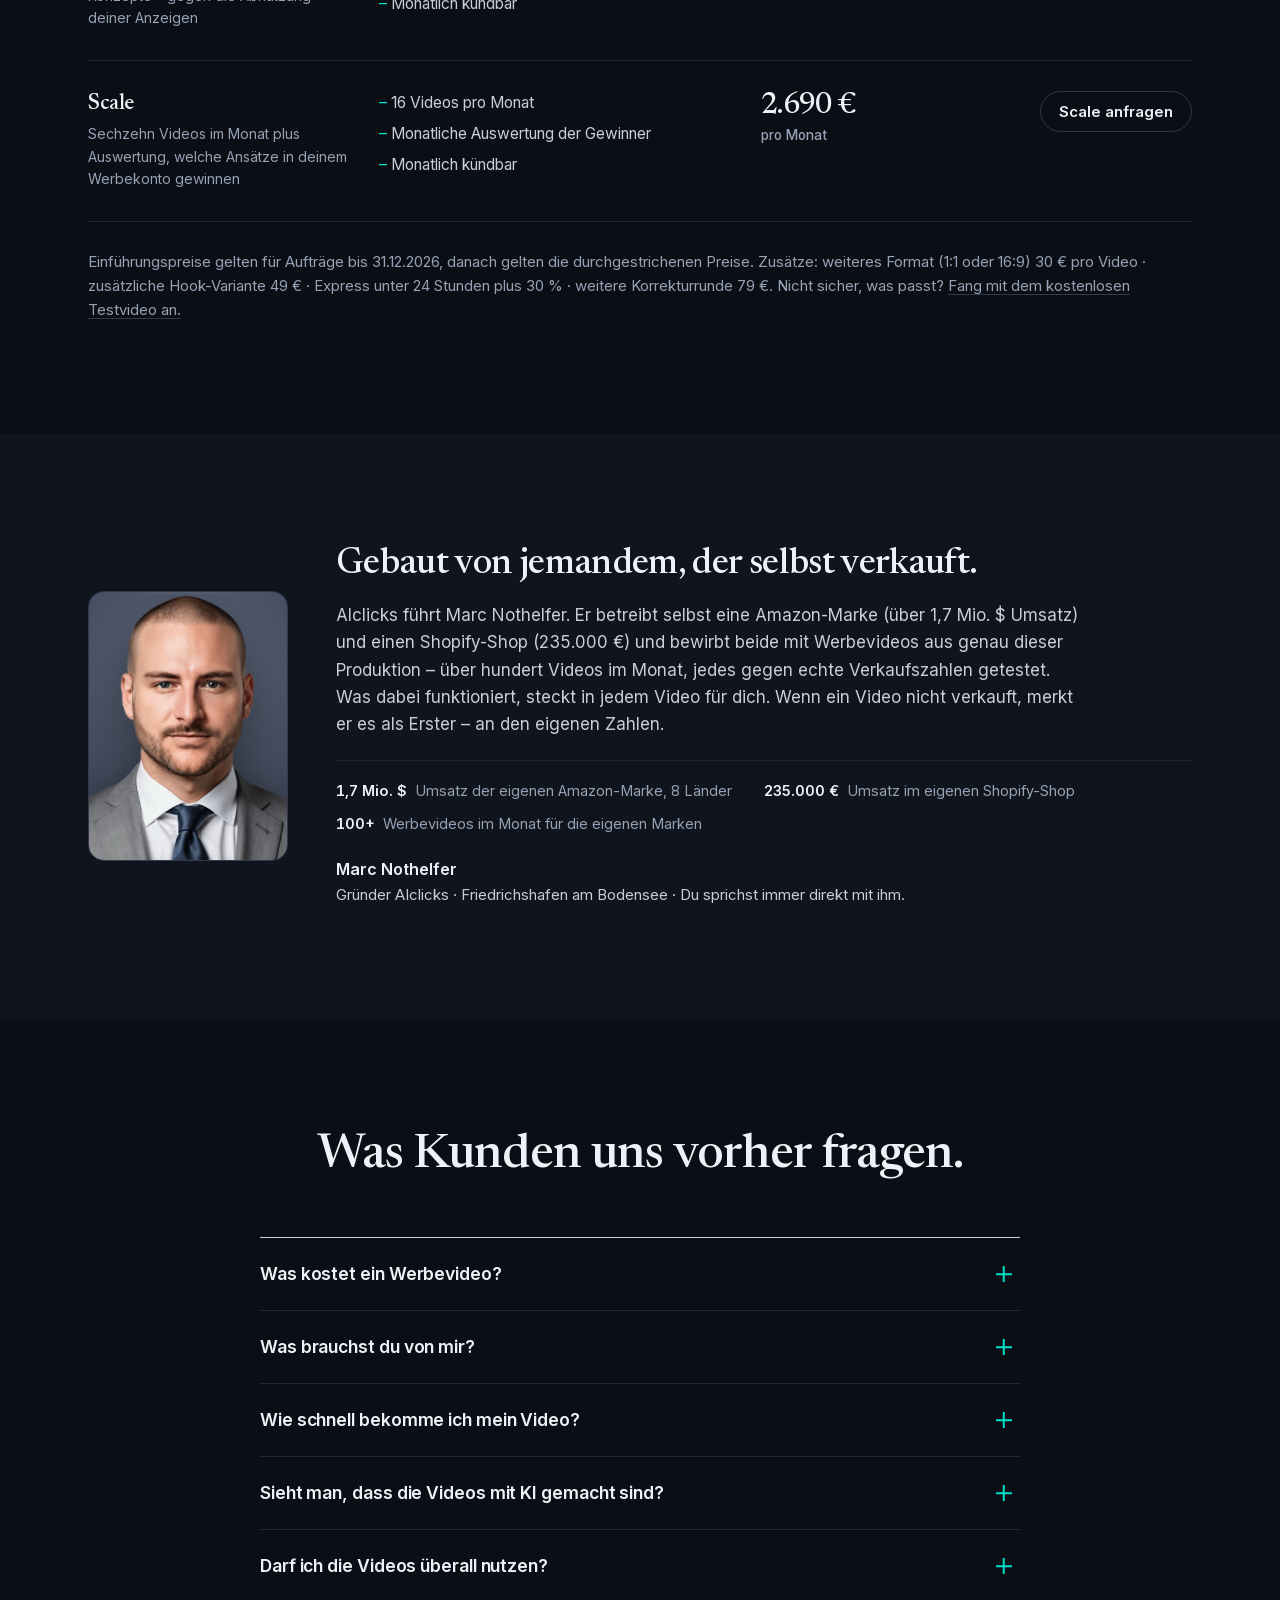
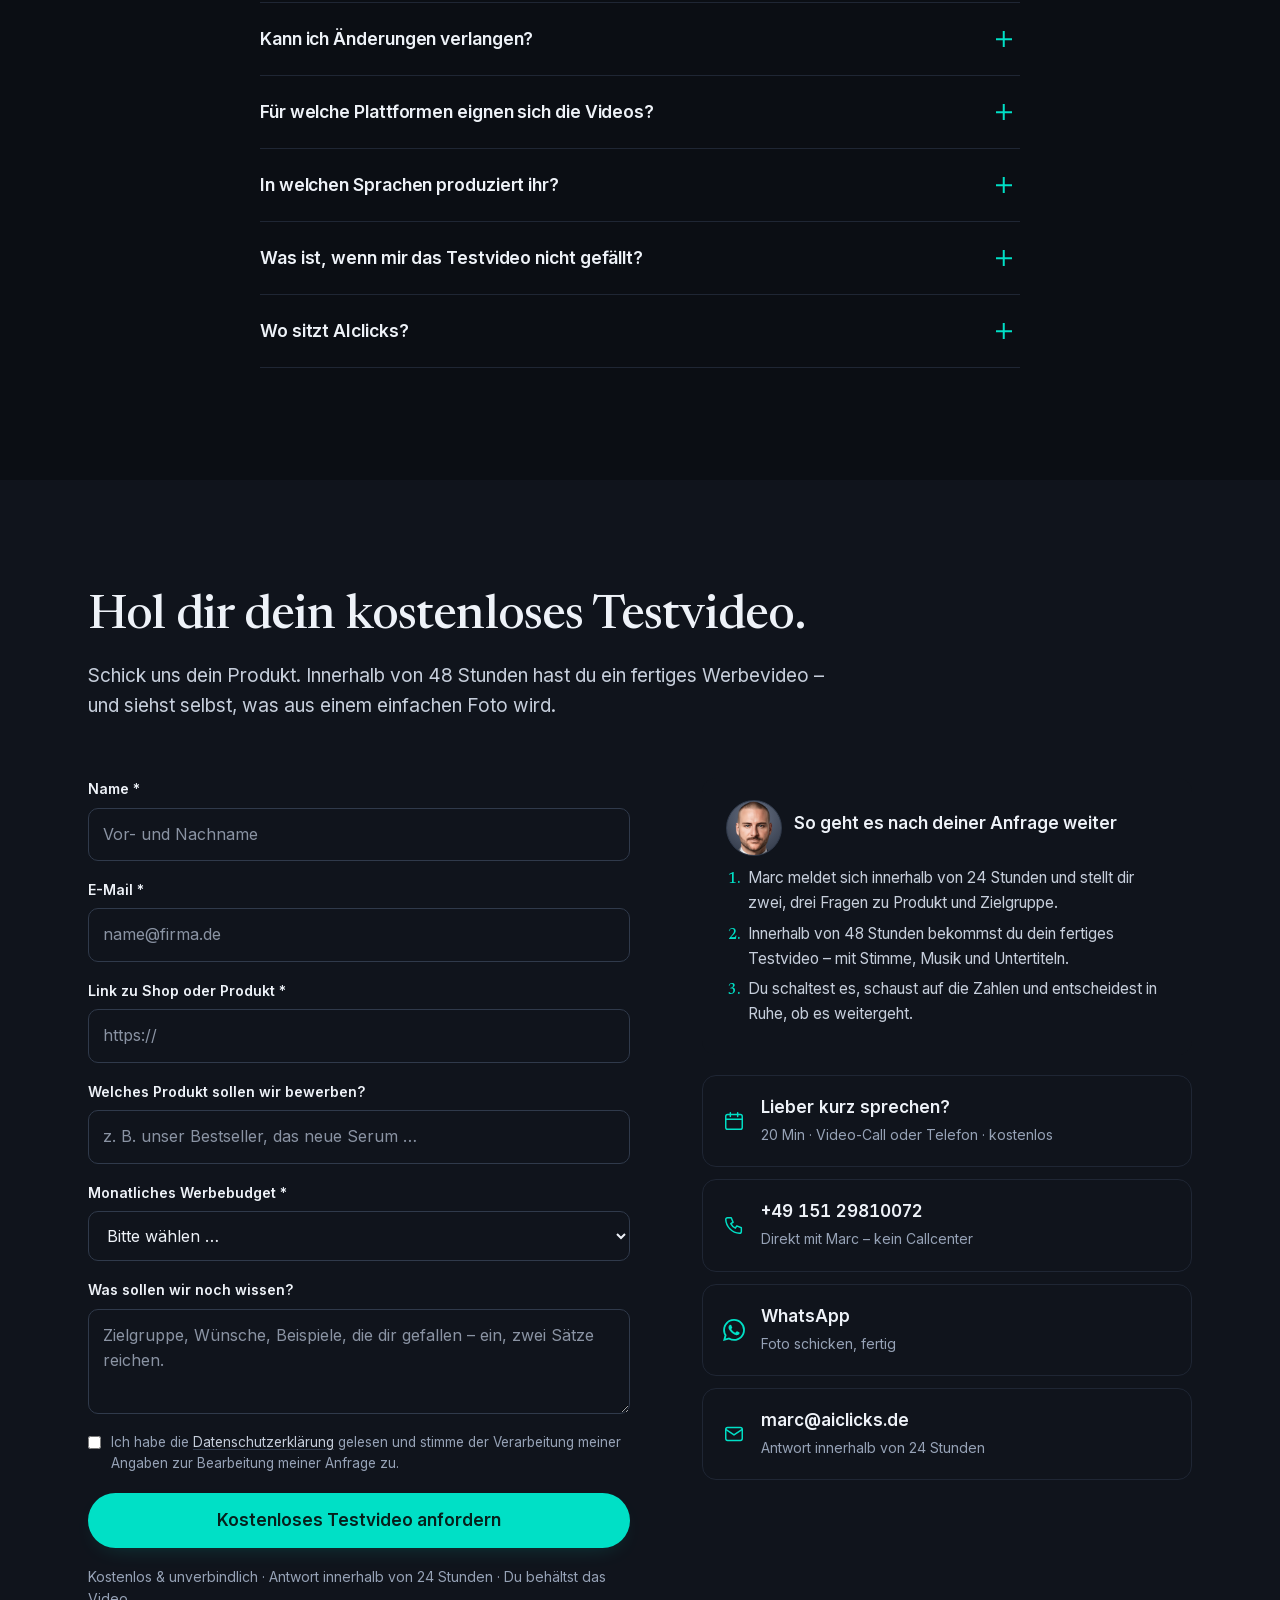
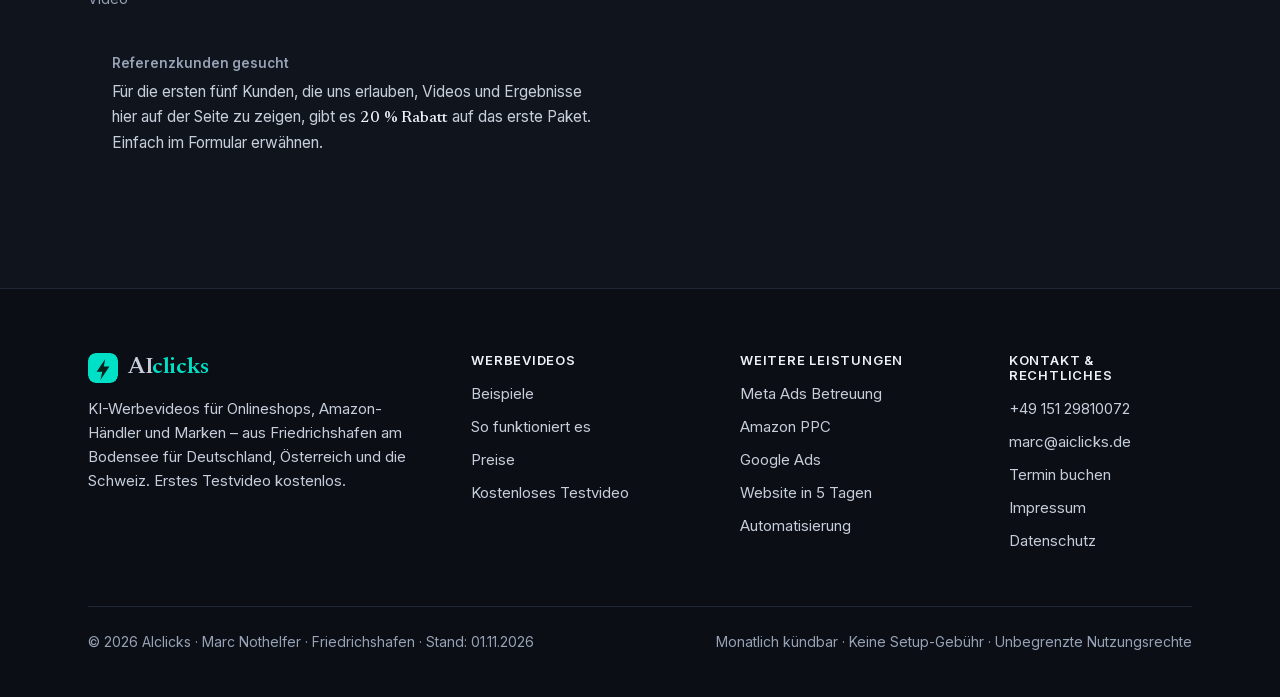
<file: ki-werbevideos.html>
<!DOCTYPE html>
<html lang="de">
<head>
<meta charset="UTF-8">
<title>KI-Werbevideos | AIclicks</title>
<meta name="robots" content="noindex">
<link rel="canonical" href="https://aiclicks.de/">
<meta http-equiv="refresh" content="0; url=/">
<script>location.replace('/');</script>
</head>
<body>
<p>Die Werbevideo-Seite ist jetzt unsere Startseite: <a href="/">aiclicks.de</a></p>
</body>
</html>
</file>
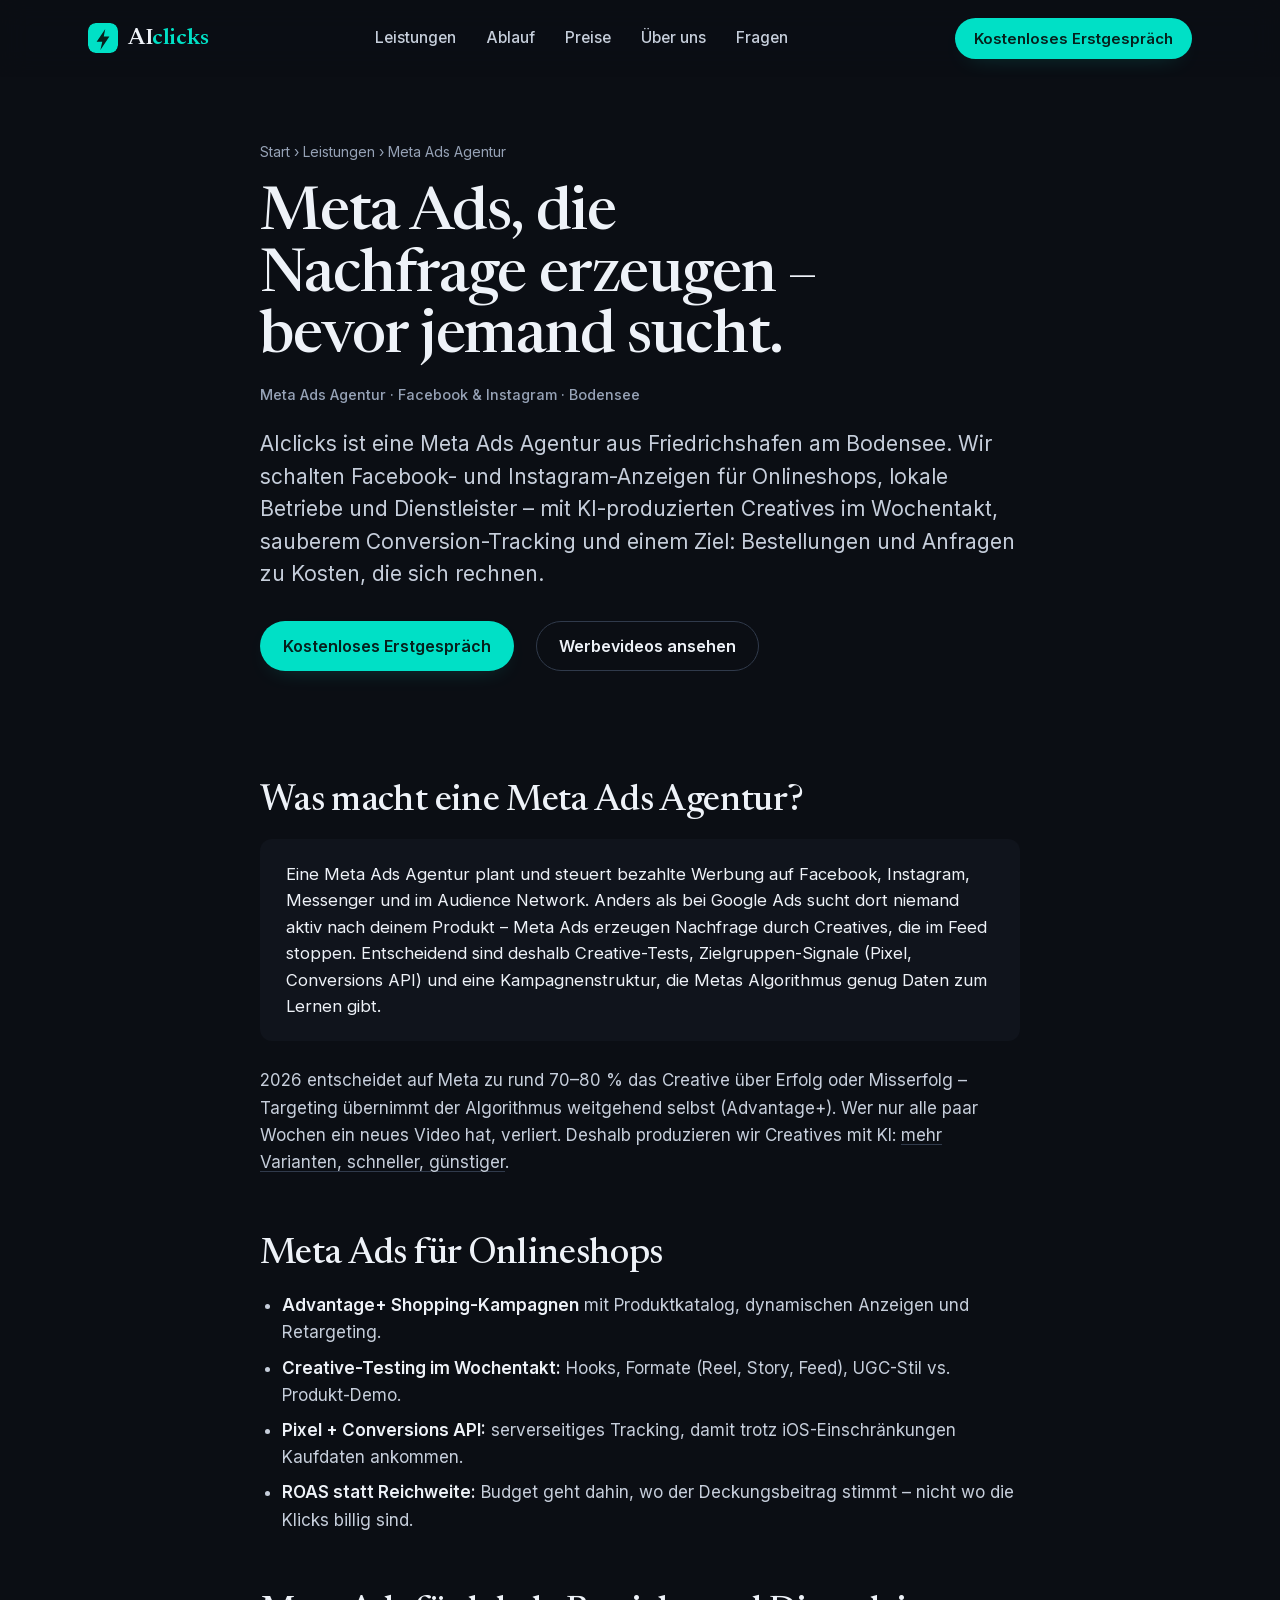
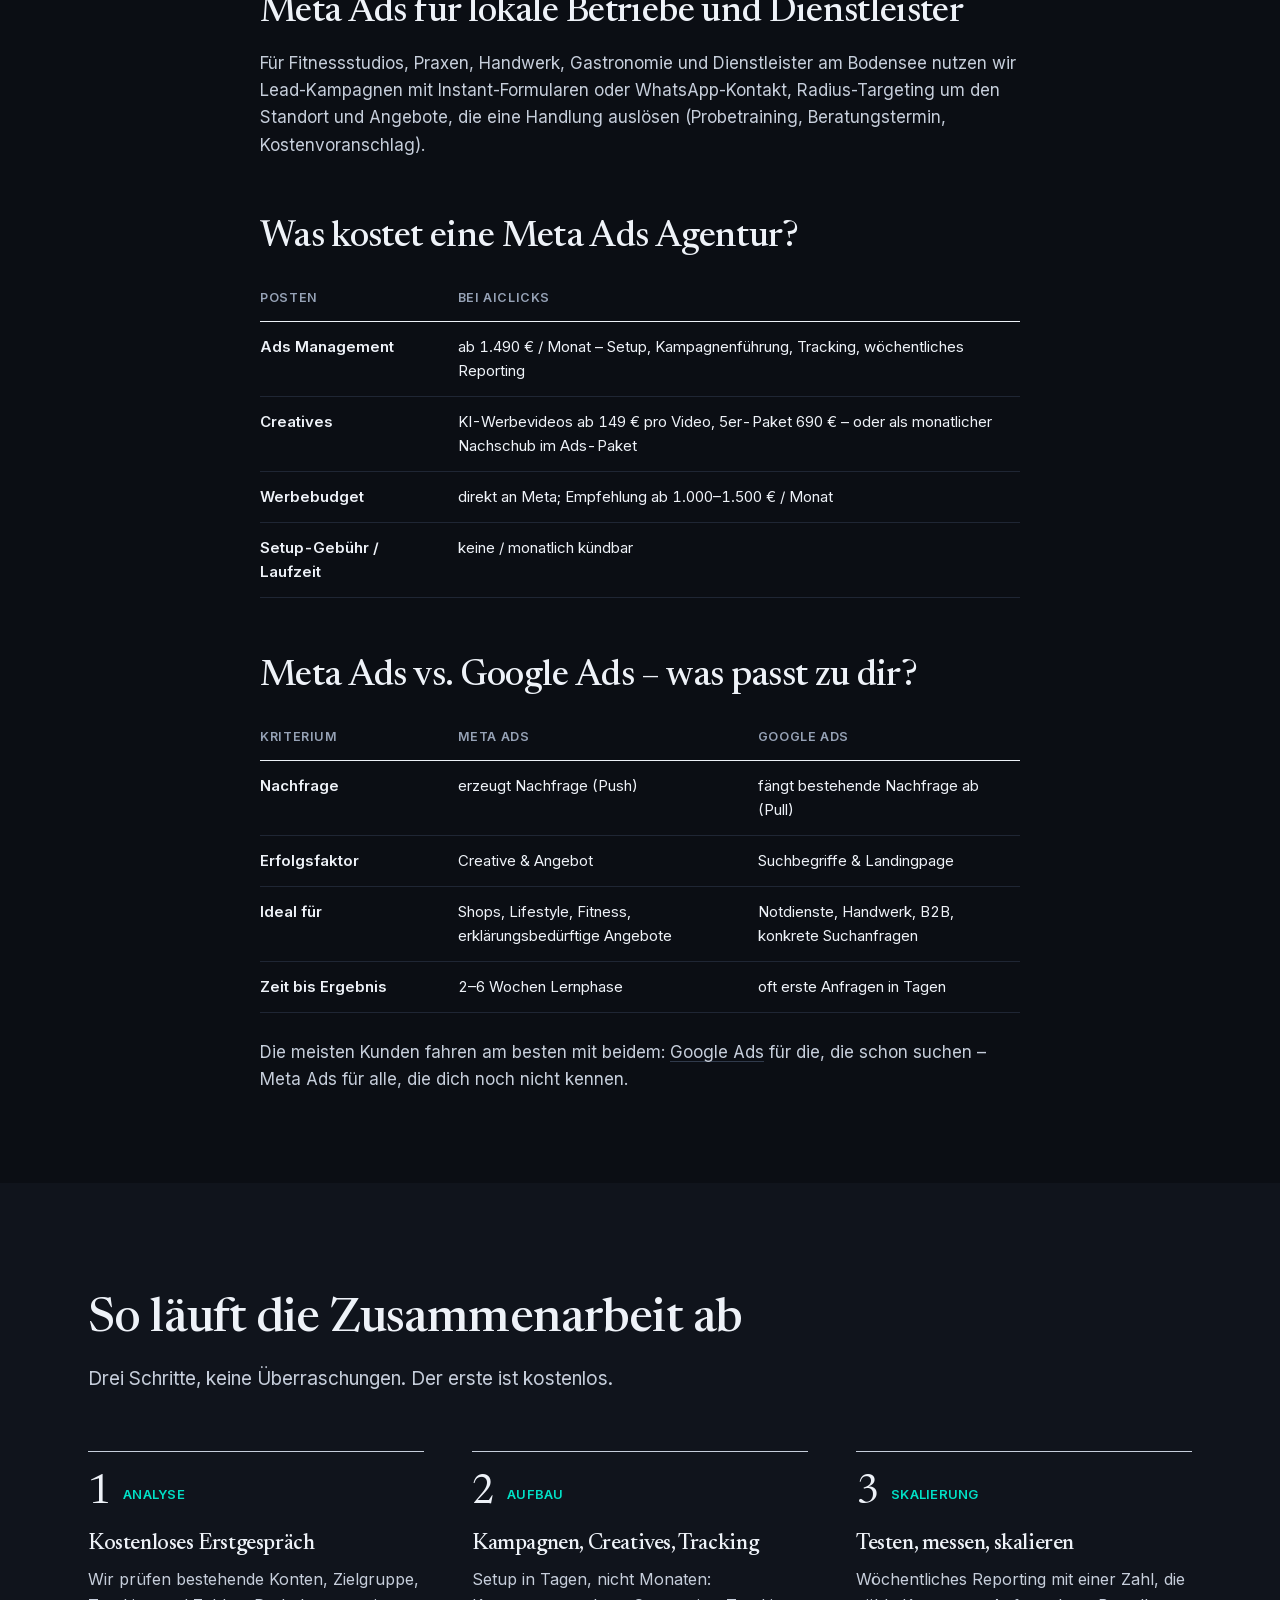
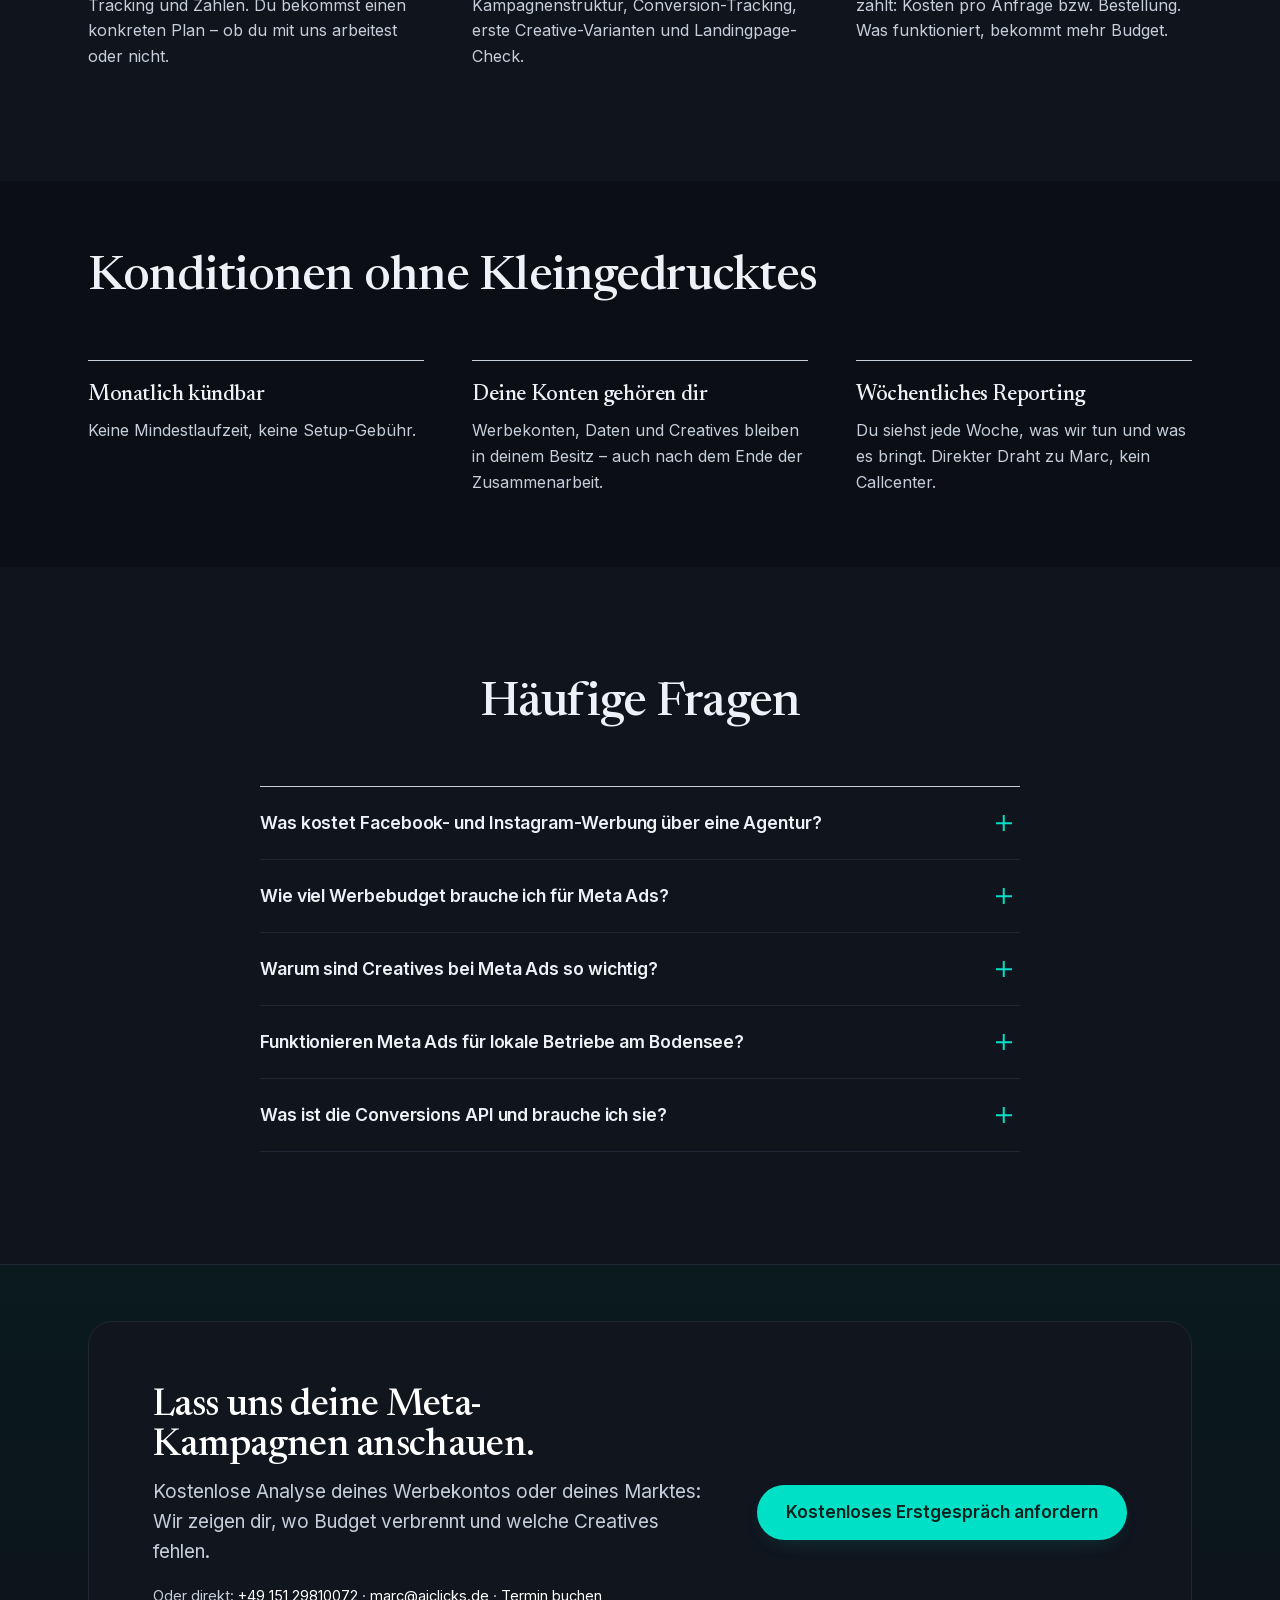
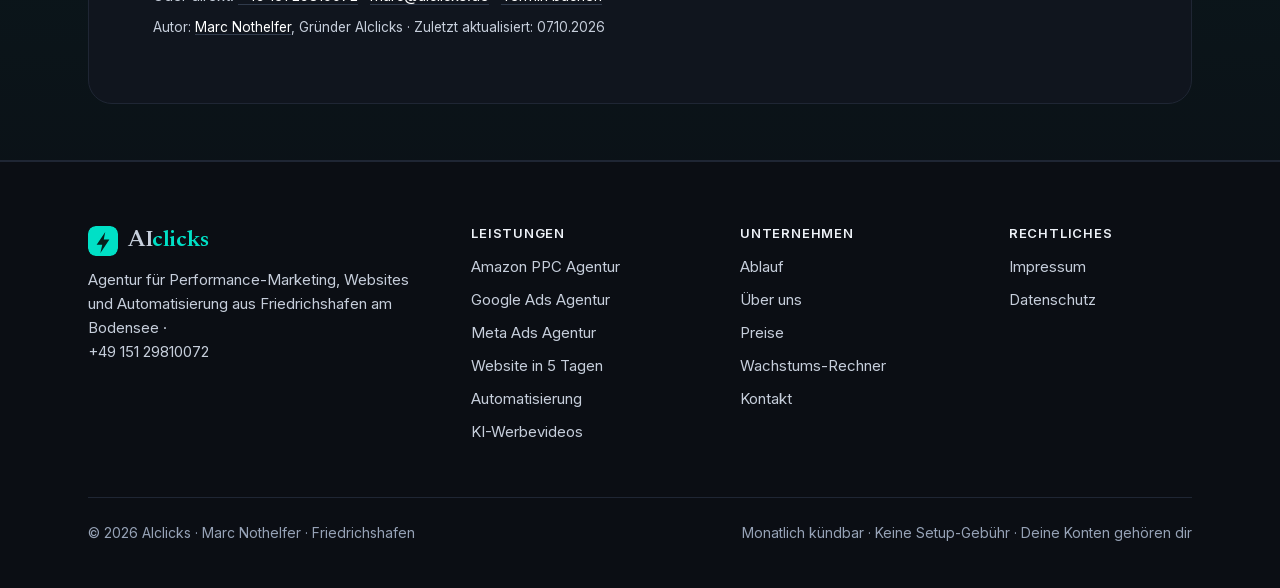
<file: meta-ads-agentur.html>
<!DOCTYPE html>
<html lang="de">
<head>
<meta charset="UTF-8">
<meta name="viewport" content="width=device-width, initial-scale=1.0">
<title>Meta Ads Agentur – Facebook &amp; Instagram Ads | AIclicks</title>
<meta name="description" content="Meta Ads Agentur aus Friedrichshafen: Facebook- &amp; Instagram-Ads mit starken Creatives, sauberem Tracking und ROAS-Fokus für Shops und lokale Betriebe. Ab 1.490 €/Monat.">
<meta name="author" content="Marc Nothelfer – AIclicks">
<meta name="robots" content="index, follow, max-image-preview:large, max-snippet:-1">
<meta name="theme-color" content="#0b0e14">
<link rel="canonical" href="https://aiclicks.de/meta-ads-agentur.html">
<link rel="icon" href="/icon.svg" type="image/svg+xml">
<link rel="preload" href="/fonts/newsreader-var.woff2" as="font" type="font/woff2" crossorigin>
<link rel="preload" href="/fonts/inter-var.woff2" as="font" type="font/woff2" crossorigin>
<link rel="stylesheet" href="/styles.css">
<meta name="geo.region" content="DE-BW">
<meta name="geo.placename" content="Friedrichshafen">
<meta property="og:title" content="Meta Ads Agentur – Facebook &amp; Instagram Ads | AIclicks">
<meta property="og:description" content="Meta Ads Agentur aus Friedrichshafen: Facebook- &amp; Instagram-Ads mit starken Creatives, sauberem Tracking und ROAS-Fokus für Shops und lokale Betriebe. Ab 1.490 €/Monat.">
<meta property="og:type" content="website">
<meta property="og:url" content="https://aiclicks.de/meta-ads-agentur.html">
<meta property="og:site_name" content="AIclicks">
<meta property="og:locale" content="de_DE">
<meta property="og:image" content="https://aiclicks.de/og-image.jpg">
<meta property="og:image:width" content="1200">
<meta property="og:image:height" content="630">
<meta name="twitter:card" content="summary_large_image">
<meta name="twitter:title" content="Meta Ads Agentur – Facebook &amp; Instagram Ads | AIclicks">
<meta name="twitter:description" content="Meta Ads Agentur aus Friedrichshafen: Facebook- &amp; Instagram-Ads mit starken Creatives, sauberem Tracking und ROAS-Fokus für Shops und lokale Betriebe. Ab 1.490 €/Monat.">
<meta name="twitter:image" content="https://aiclicks.de/og-image.jpg">
<script type="application/ld+json">
{
 "@context": "https://schema.org",
 "@graph": [
  {
   "@type": "WebPage",
   "@id": "https://aiclicks.de/meta-ads-agentur.html#webpage",
   "url": "https://aiclicks.de/meta-ads-agentur.html",
   "name": "Meta Ads Agentur – Facebook &amp; Instagram Ads | AIclicks",
   "description": "Meta Ads Agentur aus Friedrichshafen: Facebook- &amp; Instagram-Ads mit starken Creatives, sauberem Tracking und ROAS-Fokus für Shops und lokale Betriebe. Ab 1.490 €/Monat.",
   "inLanguage": "de-DE",
   "dateModified": "2026-10-07",
   "datePublished": "2026-10-07",
   "isPartOf": {
    "@id": "https://aiclicks.de/#website"
   },
   "about": {
    "@id": "https://aiclicks.de/meta-ads-agentur.html#service"
   },
   "author": {
    "@id": "https://aiclicks.de/#marc"
   },
   "publisher": {
    "@id": "https://aiclicks.de/#organization"
   },
   "breadcrumb": {
    "@id": "https://aiclicks.de/meta-ads-agentur.html#breadcrumb"
   }
  },
  {
   "@type": "BreadcrumbList",
   "@id": "https://aiclicks.de/meta-ads-agentur.html#breadcrumb",
   "itemListElement": [
    {
     "@type": "ListItem",
     "position": 1,
     "name": "Start",
     "item": "https://aiclicks.de/"
    },
    {
     "@type": "ListItem",
     "position": 2,
     "name": "Leistungen",
     "item": "https://aiclicks.de/#leistungen"
    },
    {
     "@type": "ListItem",
     "position": 3,
     "name": "Meta Ads Agentur",
     "item": "https://aiclicks.de/meta-ads-agentur.html"
    }
   ]
  },
  {
   "@type": "Service",
   "@id": "https://aiclicks.de/meta-ads-agentur.html#service",
   "name": "Meta Ads Management (Facebook & Instagram Ads)",
   "serviceType": "Meta Ads Agentur",
   "description": "Meta Ads Agentur aus Friedrichshafen: Facebook- &amp; Instagram-Ads mit starken Creatives, sauberem Tracking und ROAS-Fokus für Shops und lokale Betriebe. Ab 1.490 €/Monat.",
   "url": "https://aiclicks.de/meta-ads-agentur.html",
   "provider": {
    "@id": "https://aiclicks.de/#organization"
   },
   "areaServed": [
    {
     "@type": "City",
     "name": "Friedrichshafen"
    },
    {
     "@type": "AdministrativeArea",
     "name": "Bodenseekreis"
    },
    {
     "@type": "Country",
     "name": "Deutschland"
    },
    {
     "@type": "Country",
     "name": "Österreich"
    },
    {
     "@type": "Country",
     "name": "Schweiz"
    }
   ],
   "audience": {
    "@type": "BusinessAudience",
    "name": "E-Commerce, lokale Betriebe, Dienstleister, Fitnessstudios"
   },
   "offers": {
    "@type": "Offer",
    "price": "1490",
    "priceCurrency": "EUR",
    "url": "https://aiclicks.de/meta-ads-agentur.html",
    "priceSpecification": {
     "@type": "UnitPriceSpecification",
     "price": "1490",
     "priceCurrency": "EUR",
     "unitText": "Monat",
     "minPrice": "1490"
    },
    "availability": "https://schema.org/InStock"
   }
  },
  {
   "@type": "FAQPage",
   "@id": "https://aiclicks.de/meta-ads-agentur.html#faq",
   "mainEntity": [
    {
     "@type": "Question",
     "name": "Was kostet Facebook- und Instagram-Werbung über eine Agentur?",
     "acceptedAnswer": {
      "@type": "Answer",
      "text": "Bei AIclicks kostet Meta Ads Management ab 1.490 € pro Monat plus dein Werbebudget, das direkt an Meta geht. Werbevideos gibt es einzeln ab 149 € (Einführungspreis), als 5er-Paket ab 690 € oder im Full Service ab 2.900 € pro Monat inklusive. Keine Setup-Gebühr, monatlich kündbar."
     }
    },
    {
     "@type": "Question",
     "name": "Wie viel Werbebudget brauche ich für Meta Ads?",
     "acceptedAnswer": {
      "@type": "Answer",
      "text": "Sinnvoll wird es ab etwa 1.000–1.500 € Werbebudget pro Monat. Metas Algorithmus braucht rund 50 Conversions pro Woche und Anzeigengruppe, um die Lernphase zu verlassen – zu kleine Budgets bleiben dauerhaft im Lernmodus."
     }
    },
    {
     "@type": "Question",
     "name": "Warum sind Creatives bei Meta Ads so wichtig?",
     "acceptedAnswer": {
      "@type": "Answer",
      "text": "Weil Meta das Targeting weitgehend automatisiert hat. Ob eine Anzeige performt, entscheidet in erster Linie das Creative: der Hook in den ersten zwei Sekunden, das Angebot und das Format. Deshalb testen wir jede Woche neue Varianten – KI macht das bezahlbar."
     }
    },
    {
     "@type": "Question",
     "name": "Funktionieren Meta Ads für lokale Betriebe am Bodensee?",
     "acceptedAnswer": {
      "@type": "Answer",
      "text": "Ja, sehr gut – für Fitnessstudios, Praxen, Gastronomie, Handwerk und Dienstleister mit einem klaren Angebot. Wir nutzen Radius-Targeting rund um den Standort und Lead-Formulare oder WhatsApp als Kontaktweg."
     }
    },
    {
     "@type": "Question",
     "name": "Was ist die Conversions API und brauche ich sie?",
     "acceptedAnswer": {
      "@type": "Answer",
      "text": "Die Conversions API sendet Kauf- und Lead-Ereignisse serverseitig an Meta, statt nur über den Browser-Pixel. Seit den iOS-Datenschutzänderungen gehen ohne sie 20–40 % der Conversion-Daten verloren. Wir richten sie standardmäßig ein."
     }
    }
   ]
  }
 ]
}
</script>
<!-- Google Consent Mode v2 (Default: alles abgelehnt) + Google Ads Tag -->
<script>
window.dataLayer=window.dataLayer||[];function gtag(){dataLayer.push(arguments);}
gtag('consent','default',{ad_storage:'denied',ad_user_data:'denied',ad_personalization:'denied',analytics_storage:'denied'});
gtag('js',new Date());gtag('config','AW-304314047');
try{const c=JSON.parse(localStorage.getItem('cookie-consent')||'null');if(c&&c.marketing){gtag('consent','update',{ad_storage:'granted',ad_user_data:'granted',ad_personalization:'granted',analytics_storage:'granted'});}}catch(e){}
</script>
<script async src="https://www.googletagmanager.com/gtag/js?id=AW-304314047"></script>
</head>
<body>
<a class="skip-link" href="#main">Zum Inhalt springen</a>
<header id="top">
  <div class="wrap nav">
    <a class="brand" href="/"><img src="/icon.svg" alt="" width="30" height="30"><span>AI<b>clicks</b></span></a>
    <nav id="navlinks" aria-label="Hauptnavigation">
      <a href="/#leistungen">Leistungen</a>
      <a href="/#ablauf">Ablauf</a>
      <a href="/#preise">Preise</a>
      <a href="/#ueber">Über uns</a>
      <a href="/#faq">Fragen</a>
    </nav>
    <div class="nav-right">
      <a href="/#kontakt" class="btn">Kostenloses Erstgespräch</a>
      <button class="menu-btn" id="menuBtn" aria-label="Menü" aria-expanded="false">Menü</button>
    </div>
  </div>
</header>
<main id="main">

<section class="sub-hero"><div class="wrap">
  <p class="crumbs"><a href="/">Start</a> › <a href="/#leistungen">Leistungen</a> › Meta Ads Agentur</p>
  <h1>Meta Ads, die Nachfrage erzeugen –<br>bevor jemand sucht.</h1>
  <p class="meta">Meta Ads Agentur · Facebook &amp; Instagram · Bodensee</p>
  <p class="lead">AIclicks ist eine Meta Ads Agentur aus Friedrichshafen am Bodensee. Wir schalten Facebook- und Instagram-Anzeigen für Onlineshops, lokale Betriebe und Dienstleister – mit KI-produzierten Creatives im Wochentakt, sauberem Conversion-Tracking und einem Ziel: Bestellungen und Anfragen zu Kosten, die sich rechnen.</p>
  <div class="cta-row"><a href="/#kontakt" class="btn">Kostenloses Erstgespräch</a><a href="/#beispiele" class="btn secondary">Werbevideos ansehen</a></div>
</div></section>

<section class="tight"><div class="wrap"><div class="prose">
  <h2>Was macht eine Meta Ads Agentur?</h2>
  <div class="def"><p>Eine Meta Ads Agentur plant und steuert bezahlte Werbung auf Facebook, Instagram, Messenger und im Audience Network. Anders als bei Google Ads sucht dort niemand aktiv nach deinem Produkt – Meta Ads erzeugen Nachfrage durch Creatives, die im Feed stoppen. Entscheidend sind deshalb Creative-Tests, Zielgruppen-Signale (Pixel, Conversions API) und eine Kampagnenstruktur, die Metas Algorithmus genug Daten zum Lernen gibt.</p></div>
  <p>2026 entscheidet auf Meta zu rund 70–80 % das Creative über Erfolg oder Misserfolg – Targeting übernimmt der Algorithmus weitgehend selbst (Advantage+). Wer nur alle paar Wochen ein neues Video hat, verliert. Deshalb produzieren wir Creatives mit KI: <a href="/#beispiele">mehr Varianten, schneller, günstiger</a>.</p>

  <h2>Meta Ads für Onlineshops</h2>
  <ul>
    <li><strong>Advantage+ Shopping-Kampagnen</strong> mit Produktkatalog, dynamischen Anzeigen und Retargeting.</li>
    <li><strong>Creative-Testing im Wochentakt:</strong> Hooks, Formate (Reel, Story, Feed), UGC-Stil vs. Produkt-Demo.</li>
    <li><strong>Pixel + Conversions API:</strong> serverseitiges Tracking, damit trotz iOS-Einschränkungen Kaufdaten ankommen.</li>
    <li><strong>ROAS statt Reichweite:</strong> Budget geht dahin, wo der Deckungsbeitrag stimmt – nicht wo die Klicks billig sind.</li>
  </ul>

  <h2>Meta Ads für lokale Betriebe und Dienstleister</h2>
  <p>Für Fitnessstudios, Praxen, Handwerk, Gastronomie und Dienstleister am Bodensee nutzen wir Lead-Kampagnen mit Instant-Formularen oder WhatsApp-Kontakt, Radius-Targeting um den Standort und Angebote, die eine Handlung auslösen (Probetraining, Beratungstermin, Kostenvoranschlag).</p>

  <h2>Was kostet eine Meta Ads Agentur?</h2>
  <table class="tbl">
    <thead><tr><th>Posten</th><th>Bei AIclicks</th></tr></thead>
    <tbody>
      <tr><td>Ads Management</td><td>ab 1.490 € / Monat – Setup, Kampagnenführung, Tracking, wöchentliches Reporting</td></tr>
      <tr><td>Creatives</td><td>KI-Werbevideos ab 149 € pro Video, 5er-Paket 690 € – oder als monatlicher Nachschub im Ads-Paket</td></tr>
      <tr><td>Werbebudget</td><td>direkt an Meta; Empfehlung ab 1.000–1.500 € / Monat</td></tr>
      <tr><td>Setup-Gebühr / Laufzeit</td><td>keine / monatlich kündbar</td></tr>
    </tbody>
  </table>

  <h2>Meta Ads vs. Google Ads – was passt zu dir?</h2>
  <table class="tbl">
    <thead><tr><th>Kriterium</th><th>Meta Ads</th><th>Google Ads</th></tr></thead>
    <tbody>
      <tr><td>Nachfrage</td><td>erzeugt Nachfrage (Push)</td><td>fängt bestehende Nachfrage ab (Pull)</td></tr>
      <tr><td>Erfolgsfaktor</td><td>Creative &amp; Angebot</td><td>Suchbegriffe &amp; Landingpage</td></tr>
      <tr><td>Ideal für</td><td>Shops, Lifestyle, Fitness, erklärungsbedürftige Angebote</td><td>Notdienste, Handwerk, B2B, konkrete Suchanfragen</td></tr>
      <tr><td>Zeit bis Ergebnis</td><td>2–6 Wochen Lernphase</td><td>oft erste Anfragen in Tagen</td></tr>
    </tbody>
  </table>
  <p>Die meisten Kunden fahren am besten mit beidem: <a href="/google-ads-agentur-bodensee.html">Google Ads</a> für die, die schon suchen – Meta Ads für alle, die dich noch nicht kennen.</p>
</div></div></section>

<section class="soft"><div class="wrap">
  <div class="section-head"><h2>So läuft die Zusammenarbeit ab</h2><p>Drei Schritte, keine Überraschungen. Der erste ist kostenlos.</p></div>
  <div class="steps">
    <div class="step"><div class="no">1<small>ANALYSE</small></div><h3>Kostenloses Erstgespräch</h3><p>Wir prüfen bestehende Konten, Zielgruppe, Tracking und Zahlen. Du bekommst einen konkreten Plan – ob du mit uns arbeitest oder nicht.</p></div>
    <div class="step"><div class="no">2<small>AUFBAU</small></div><h3>Kampagnen, Creatives, Tracking</h3><p>Setup in Tagen, nicht Monaten: Kampagnenstruktur, Conversion-Tracking, erste Creative-Varianten und Landingpage-Check.</p></div>
    <div class="step"><div class="no">3<small>SKALIERUNG</small></div><h3>Testen, messen, skalieren</h3><p>Wöchentliches Reporting mit einer Zahl, die zählt: Kosten pro Anfrage bzw. Bestellung. Was funktioniert, bekommt mehr Budget.</p></div>
  </div>
</div></section>

<section class="tight"><div class="wrap">
  <div class="section-head"><h2>Konditionen ohne Kleingedrucktes</h2></div>
  <div class="steps">
    <div class="step"><h3>Monatlich kündbar</h3><p>Keine Mindestlaufzeit, keine Setup-Gebühr.</p></div>
    <div class="step"><h3>Deine Konten gehören dir</h3><p>Werbekonten, Daten und Creatives bleiben in deinem Besitz – auch nach dem Ende der Zusammenarbeit.</p></div>
    <div class="step"><h3>Wöchentliches Reporting</h3><p>Du siehst jede Woche, was wir tun und was es bringt. Direkter Draht zu Marc, kein Callcenter.</p></div>
  </div>
</div></section>
<section class="soft"><div class="wrap"><div class="section-head center"><h2>Häufige Fragen</h2></div><div class="faq">
<details class="faqit"><summary>Was kostet Facebook- und Instagram-Werbung über eine Agentur?</summary><div class="ans">Bei AIclicks kostet Meta Ads Management ab 1.490 € pro Monat plus dein Werbebudget, das direkt an Meta geht. Werbevideos gibt es einzeln ab 149 € (Einführungspreis), als 5er-Paket ab 690 € oder im Full Service ab 2.900 € pro Monat inklusive. Keine Setup-Gebühr, monatlich kündbar.</div></details>
<details class="faqit"><summary>Wie viel Werbebudget brauche ich für Meta Ads?</summary><div class="ans">Sinnvoll wird es ab etwa 1.000–1.500 € Werbebudget pro Monat. Metas Algorithmus braucht rund 50 Conversions pro Woche und Anzeigengruppe, um die Lernphase zu verlassen – zu kleine Budgets bleiben dauerhaft im Lernmodus.</div></details>
<details class="faqit"><summary>Warum sind Creatives bei Meta Ads so wichtig?</summary><div class="ans">Weil Meta das Targeting weitgehend automatisiert hat. Ob eine Anzeige performt, entscheidet in erster Linie das Creative: der Hook in den ersten zwei Sekunden, das Angebot und das Format. Deshalb testen wir jede Woche neue Varianten – KI macht das bezahlbar.</div></details>
<details class="faqit"><summary>Funktionieren Meta Ads für lokale Betriebe am Bodensee?</summary><div class="ans">Ja, sehr gut – für Fitnessstudios, Praxen, Gastronomie, Handwerk und Dienstleister mit einem klaren Angebot. Wir nutzen Radius-Targeting rund um den Standort und Lead-Formulare oder WhatsApp als Kontaktweg.</div></details>
<details class="faqit"><summary>Was ist die Conversions API und brauche ich sie?</summary><div class="ans">Die Conversions API sendet Kauf- und Lead-Ereignisse serverseitig an Meta, statt nur über den Browser-Pixel. Seit den iOS-Datenschutzänderungen gehen ohne sie 20–40 % der Conversion-Daten verloren. Wir richten sie standardmäßig ein.</div></details>
</div></div></section>
<!-- CTA -->
<section id="kontakt" class="cta-band">
  <div class="wrap">
    <div class="inner">
      <div>
        <h2>Lass uns deine Meta-Kampagnen anschauen.</h2>
        <p>Kostenlose Analyse deines Werbekontos oder deines Marktes: Wir zeigen dir, wo Budget verbrennt und welche Creatives fehlen.</p>
        <p style="margin-top:16px;font-size:14.5px">Oder direkt: <a href="tel:+4915129810072" style="color:#fff">+49 151 29810072</a> · <a href="mailto:marc@aiclicks.de" style="color:#fff">marc@aiclicks.de</a> · <a href="https://calendly.com/marc-aiclicks/30min" target="_blank" rel="noopener" style="color:#fff">Termin buchen</a></p>
        <p style="margin-top:10px;font-size:13.5px">Autor: <a href="/#ueber" style="color:#fff">Marc Nothelfer</a>, Gründer AIclicks · Zuletzt aktualisiert: 07.10.2026</p>
      </div>
      <div><a href="/#kontakt" class="btn lg">Kostenloses Erstgespräch anfordern</a></div>
    </div>
  </div>
</section>
</main>
<footer>
  <div class="wrap">
    <div class="foot-grid">
      <div>
        <a class="brand" href="/"><img src="/icon.svg" alt="" width="30" height="30"><span>AI<b>clicks</b></span></a>
        <p style="margin-top:12px">Agentur für Performance-Marketing, Websites und Automatisierung aus Friedrichshafen am Bodensee · <a href="tel:+4915129810072">+49 151 29810072</a></p>
      </div>
      <div>
        <h3>Leistungen</h3>
        <a href="/amazon-ppc-agentur.html">Amazon PPC Agentur</a><a href="/google-ads-agentur-bodensee.html">Google Ads Agentur</a><a href="/meta-ads-agentur.html">Meta Ads Agentur</a><a href="/website-in-5-tagen.html">Website in 5 Tagen</a><a href="/automatisierung.html">Automatisierung</a><a href="/">KI-Werbevideos</a>
      </div>
      <div>
        <h3>Unternehmen</h3>
        <a href="/#ablauf">Ablauf</a><a href="/#ueber">Über uns</a><a href="/#preise">Preise</a><a href="/roi-rechner.html">Wachstums-Rechner</a><a href="/#kontakt">Kontakt</a>
      </div>
      <div>
        <h3>Rechtliches</h3>
        <a href="/impressum.html">Impressum</a><a href="/datenschutz.html">Datenschutz</a>
      </div>
    </div>
    <div class="foot-bottom">
      <span>© 2026 AIclicks · Marc Nothelfer · Friedrichshafen</span>
      <span>Monatlich kündbar · Keine Setup-Gebühr · Deine Konten gehören dir</span>
    </div>
  </div>
</footer>
<script>
(function(){var h=document.getElementById('top'),n=document.getElementById('navlinks'),b=document.getElementById('menuBtn');var s=function(){h.classList.toggle('scrolled',window.scrollY>8)};s();addEventListener('scroll',s,{passive:true});b.addEventListener('click',function(){var o=n.classList.toggle('open');b.setAttribute('aria-expanded',o);b.textContent=o?'Schließen':'Menü';});})();
</script>
</body>
</html>
</file>
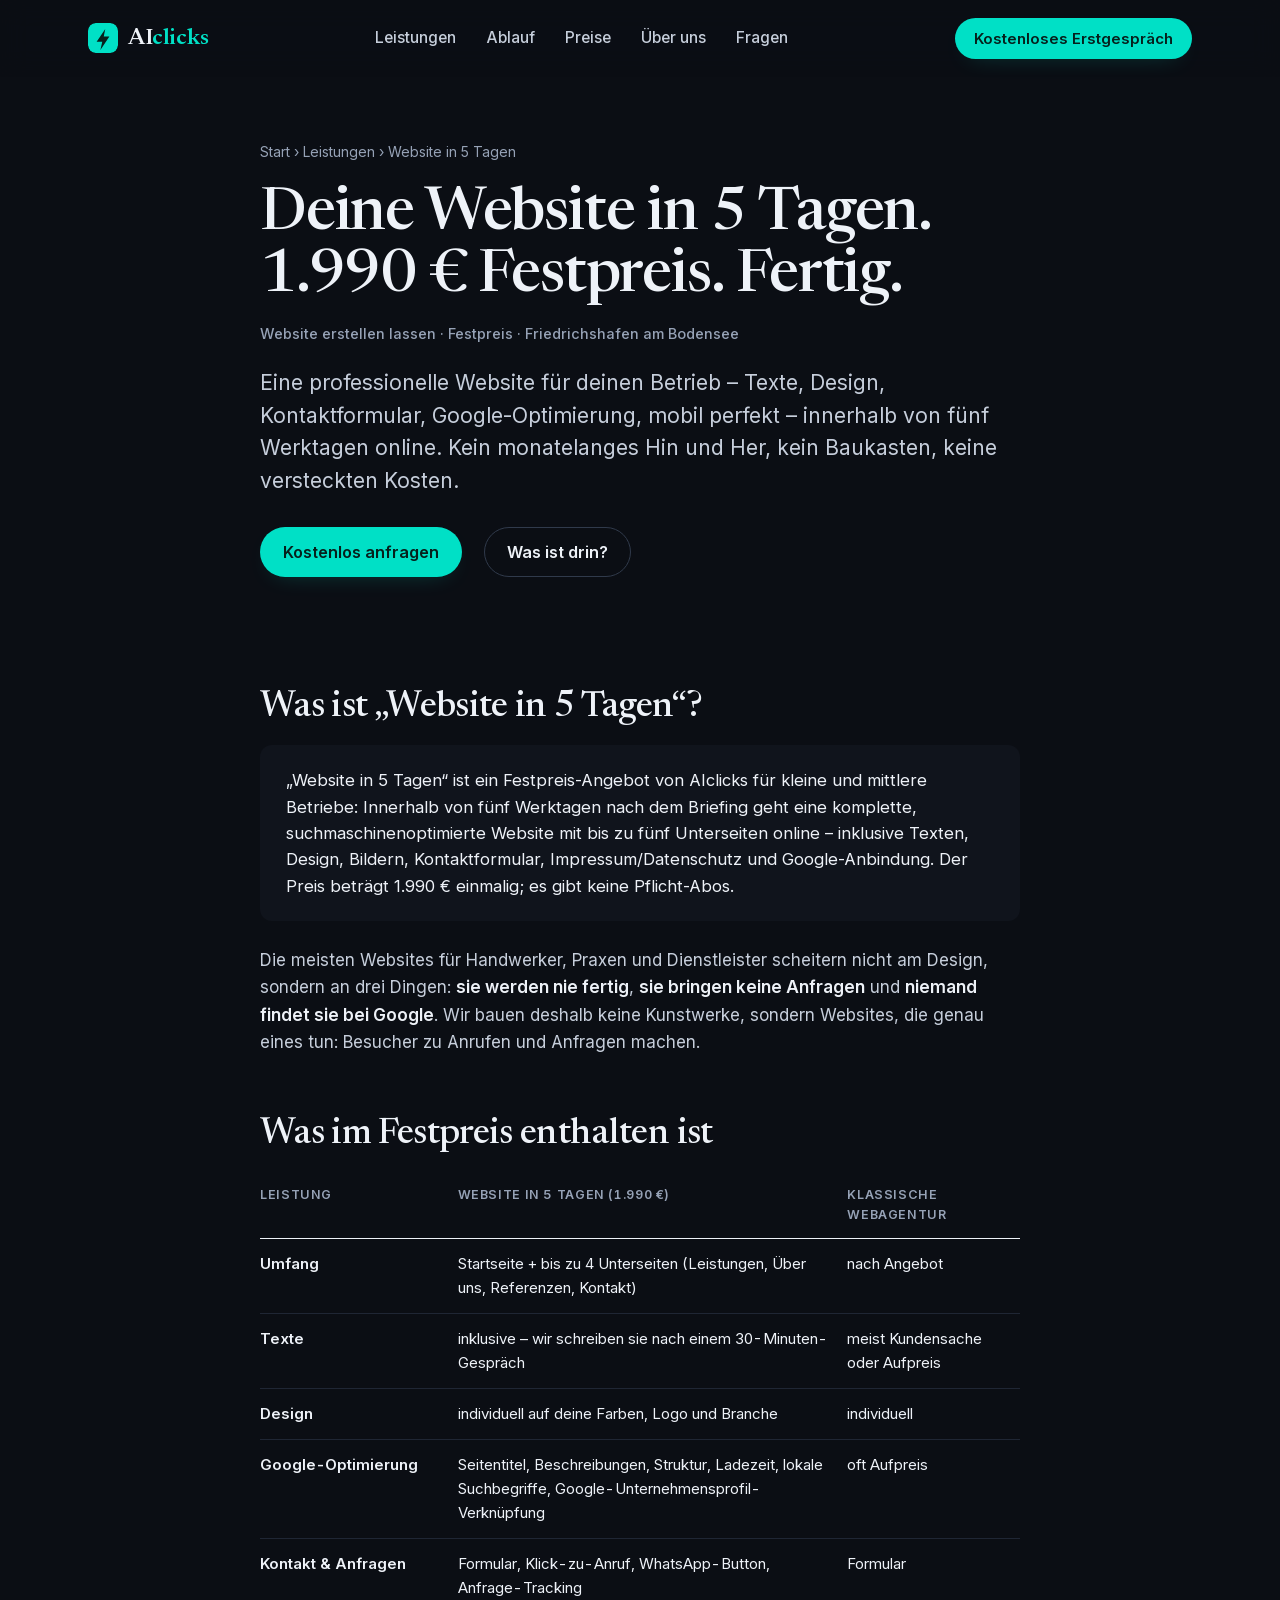
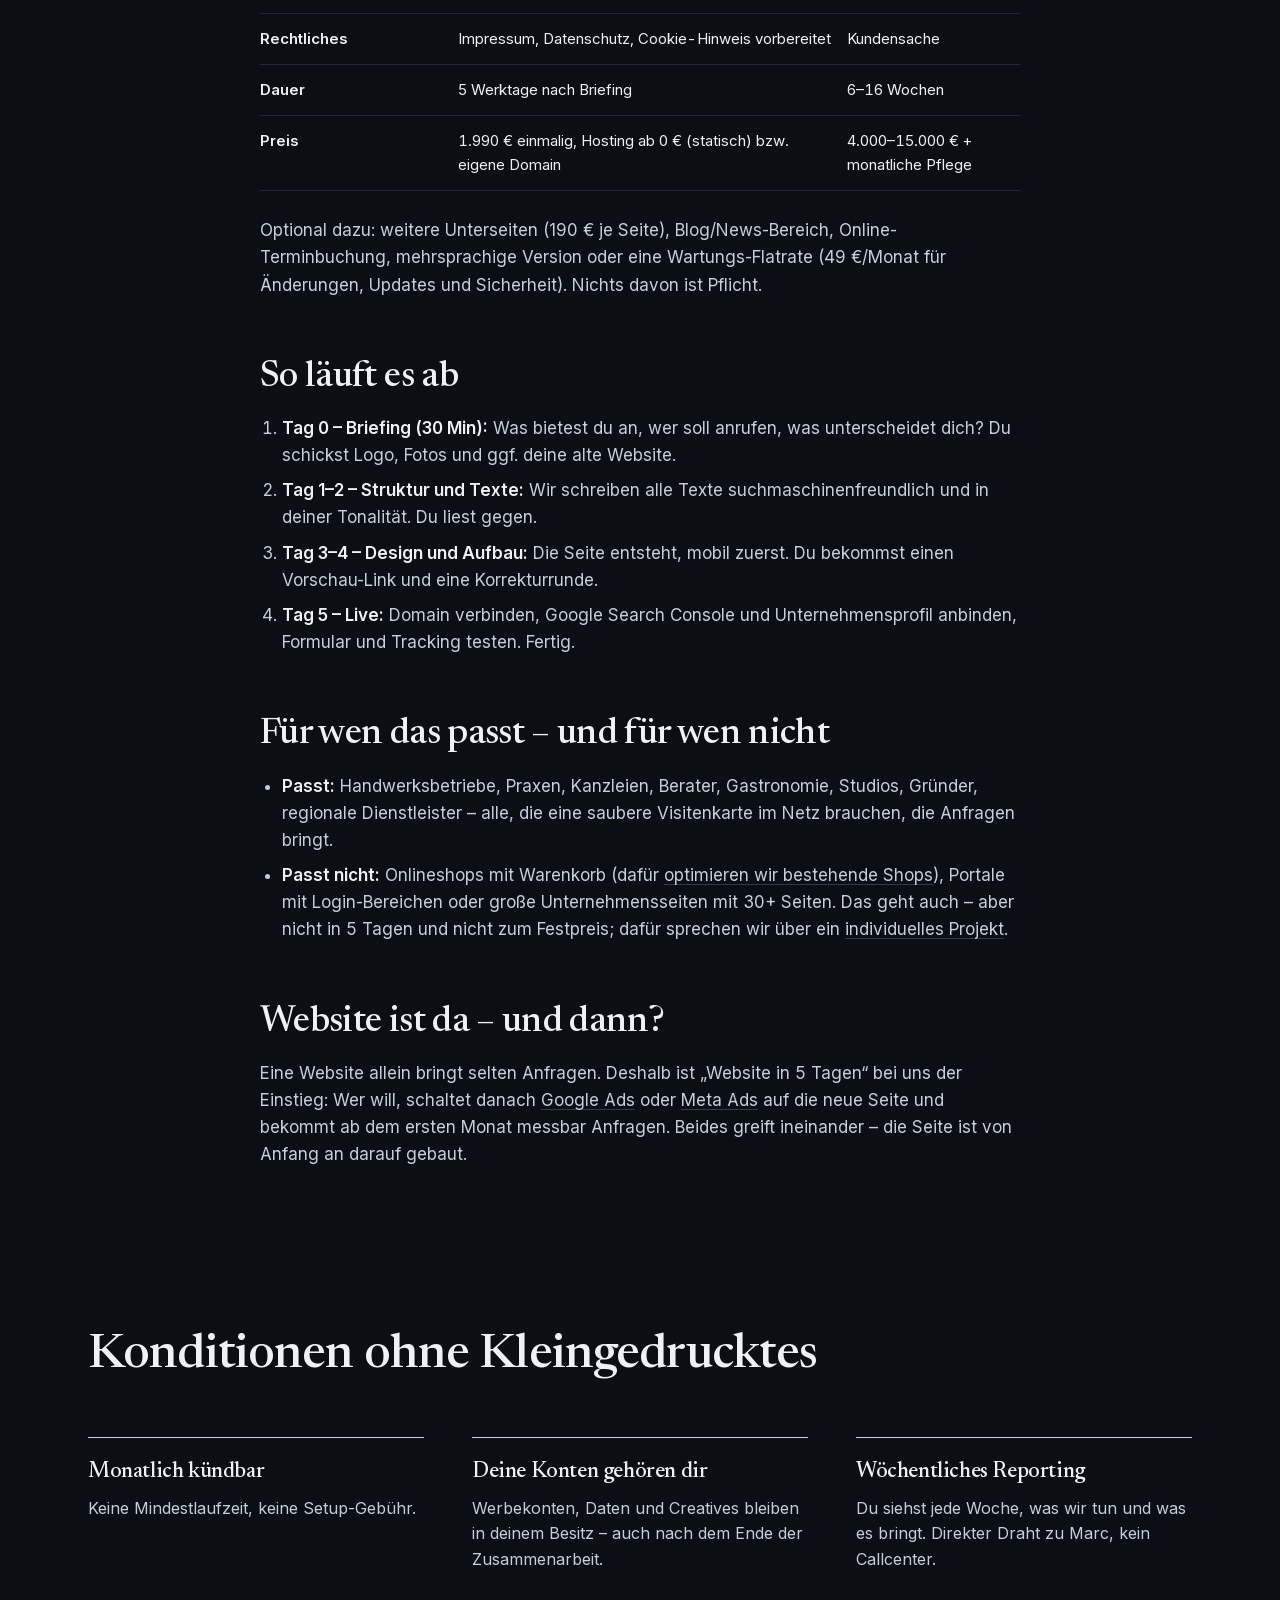
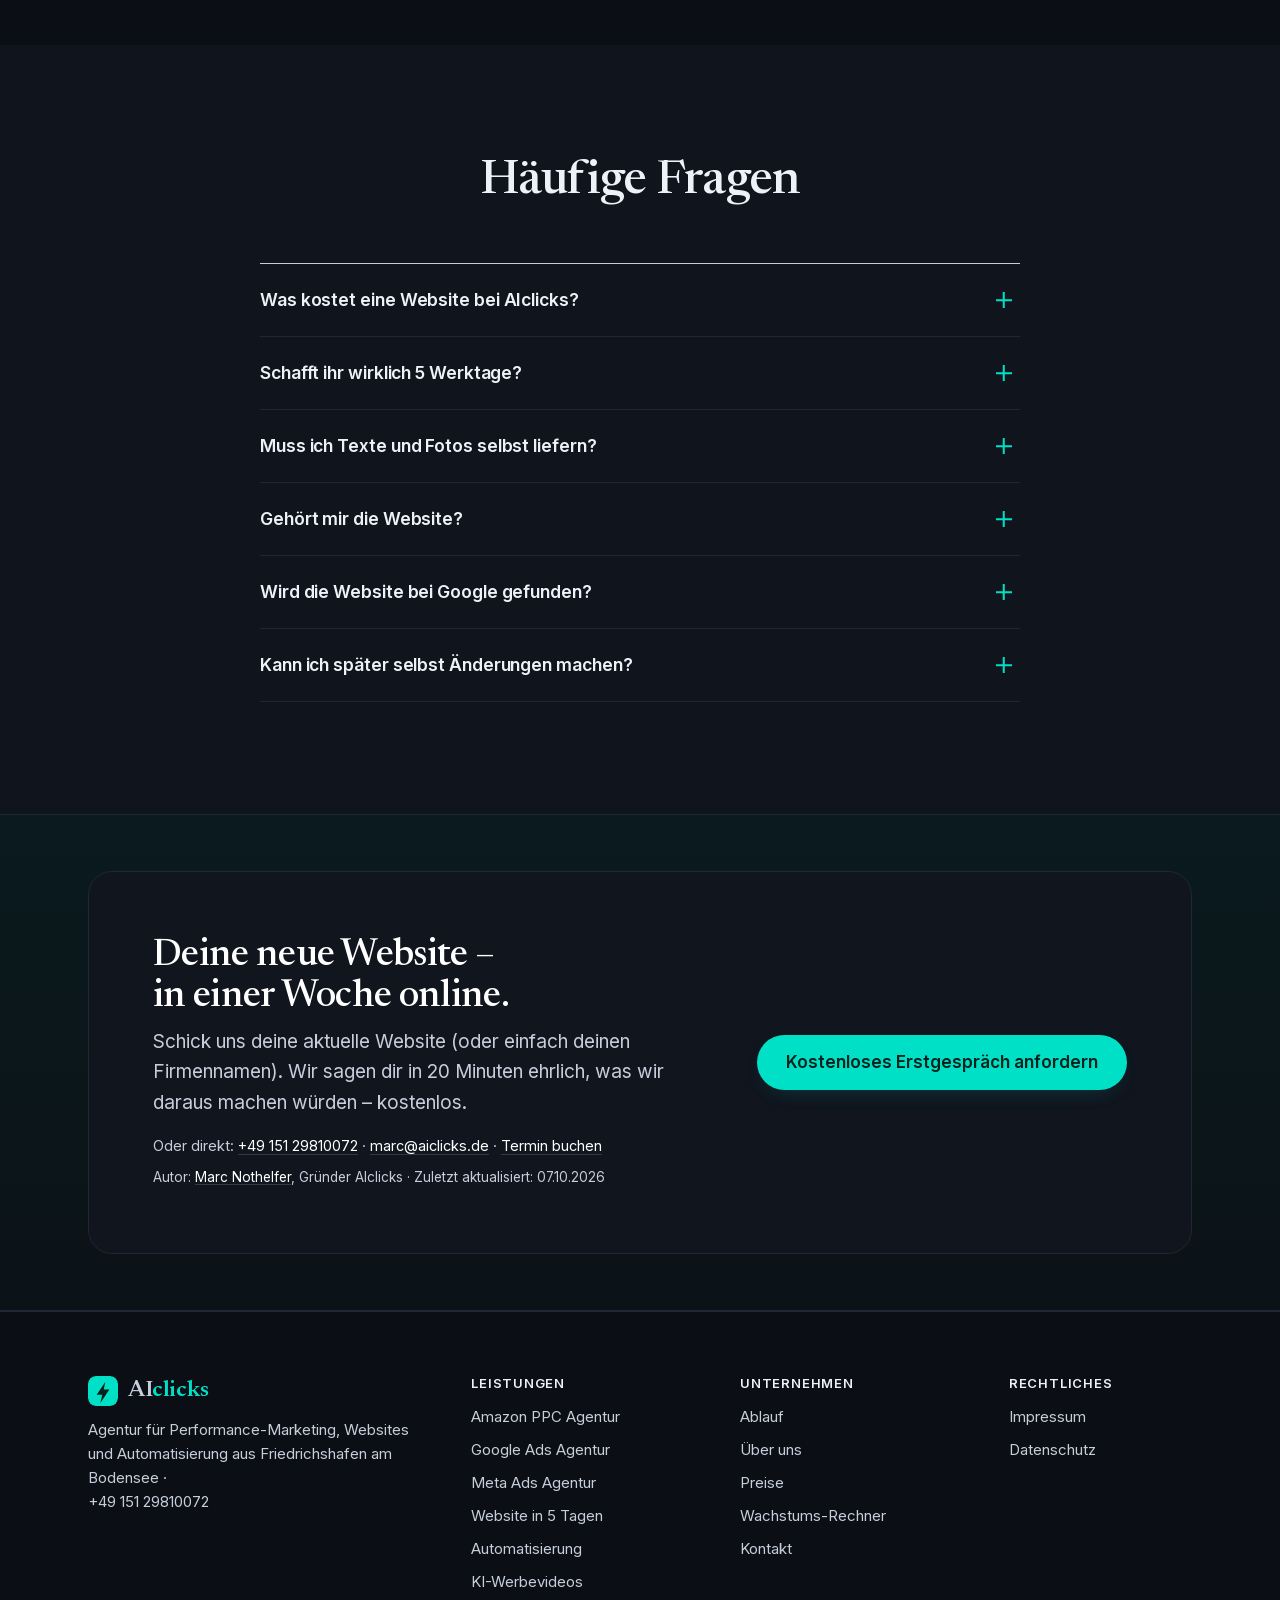
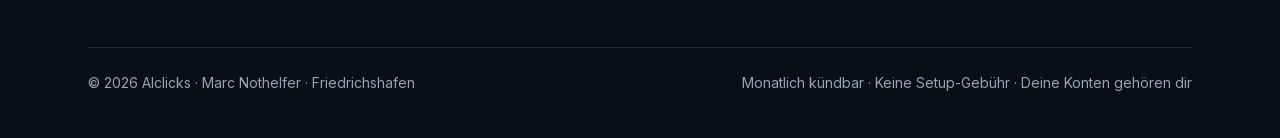
<file: website-in-5-tagen.html>
<!DOCTYPE html>
<html lang="de">
<head>
<meta charset="UTF-8">
<meta name="viewport" content="width=device-width, initial-scale=1.0">
<title>Website erstellen lassen in 5 Tagen – 1.990 € Festpreis | AIclicks</title>
<meta name="description" content="Website für Handwerk, Praxis &amp; Dienstleister in 5 Werktagen zum Festpreis: 1.990 € inkl. Texte, Design, Kontaktformular, Google-Optimierung. Aus Friedrichshafen.">
<meta name="author" content="Marc Nothelfer – AIclicks">
<meta name="robots" content="index, follow, max-image-preview:large, max-snippet:-1">
<meta name="theme-color" content="#0b0e14">
<link rel="canonical" href="https://aiclicks.de/website-in-5-tagen.html">
<link rel="icon" href="/icon.svg" type="image/svg+xml">
<link rel="preload" href="/fonts/newsreader-var.woff2" as="font" type="font/woff2" crossorigin>
<link rel="preload" href="/fonts/inter-var.woff2" as="font" type="font/woff2" crossorigin>
<link rel="stylesheet" href="/styles.css">
<meta name="geo.region" content="DE-BW">
<meta name="geo.placename" content="Friedrichshafen">
<meta property="og:title" content="Website erstellen lassen in 5 Tagen – 1.990 € Festpreis | AIclicks">
<meta property="og:description" content="Website für Handwerk, Praxis &amp; Dienstleister in 5 Werktagen zum Festpreis: 1.990 € inkl. Texte, Design, Kontaktformular, Google-Optimierung. Aus Friedrichshafen.">
<meta property="og:type" content="website">
<meta property="og:url" content="https://aiclicks.de/website-in-5-tagen.html">
<meta property="og:site_name" content="AIclicks">
<meta property="og:locale" content="de_DE">
<meta property="og:image" content="https://aiclicks.de/og-image.jpg">
<meta property="og:image:width" content="1200">
<meta property="og:image:height" content="630">
<meta name="twitter:card" content="summary_large_image">
<meta name="twitter:title" content="Website erstellen lassen in 5 Tagen – 1.990 € Festpreis | AIclicks">
<meta name="twitter:description" content="Website für Handwerk, Praxis &amp; Dienstleister in 5 Werktagen zum Festpreis: 1.990 € inkl. Texte, Design, Kontaktformular, Google-Optimierung. Aus Friedrichshafen.">
<meta name="twitter:image" content="https://aiclicks.de/og-image.jpg">
<script type="application/ld+json">
{
 "@context": "https://schema.org",
 "@graph": [
  {
   "@type": "WebPage",
   "@id": "https://aiclicks.de/website-in-5-tagen.html#webpage",
   "url": "https://aiclicks.de/website-in-5-tagen.html",
   "name": "Website erstellen lassen in 5 Tagen – 1.990 € Festpreis | AIclicks",
   "description": "Website für Handwerk, Praxis &amp; Dienstleister in 5 Werktagen zum Festpreis: 1.990 € inkl. Texte, Design, Kontaktformular, Google-Optimierung. Aus Friedrichshafen.",
   "inLanguage": "de-DE",
   "dateModified": "2026-10-07",
   "datePublished": "2026-10-07",
   "isPartOf": {
    "@id": "https://aiclicks.de/#website"
   },
   "about": {
    "@id": "https://aiclicks.de/website-in-5-tagen.html#service"
   },
   "author": {
    "@id": "https://aiclicks.de/#marc"
   },
   "publisher": {
    "@id": "https://aiclicks.de/#organization"
   },
   "breadcrumb": {
    "@id": "https://aiclicks.de/website-in-5-tagen.html#breadcrumb"
   }
  },
  {
   "@type": "BreadcrumbList",
   "@id": "https://aiclicks.de/website-in-5-tagen.html#breadcrumb",
   "itemListElement": [
    {
     "@type": "ListItem",
     "position": 1,
     "name": "Start",
     "item": "https://aiclicks.de/"
    },
    {
     "@type": "ListItem",
     "position": 2,
     "name": "Leistungen",
     "item": "https://aiclicks.de/#leistungen"
    },
    {
     "@type": "ListItem",
     "position": 3,
     "name": "Website in 5 Tagen",
     "item": "https://aiclicks.de/website-in-5-tagen.html"
    }
   ]
  },
  {
   "@type": "Service",
   "@id": "https://aiclicks.de/website-in-5-tagen.html#service",
   "name": "Website in 5 Tagen",
   "serviceType": "Webdesign & Webentwicklung",
   "description": "Website für Handwerk, Praxis &amp; Dienstleister in 5 Werktagen zum Festpreis: 1.990 € inkl. Texte, Design, Kontaktformular, Google-Optimierung. Aus Friedrichshafen.",
   "url": "https://aiclicks.de/website-in-5-tagen.html",
   "provider": {
    "@id": "https://aiclicks.de/#organization"
   },
   "areaServed": [
    {
     "@type": "City",
     "name": "Friedrichshafen"
    },
    {
     "@type": "AdministrativeArea",
     "name": "Bodenseekreis"
    },
    {
     "@type": "Country",
     "name": "Deutschland"
    },
    {
     "@type": "Country",
     "name": "Österreich"
    },
    {
     "@type": "Country",
     "name": "Schweiz"
    }
   ],
   "audience": {
    "@type": "BusinessAudience",
    "name": "Handwerk, Praxen, Kanzleien, Dienstleister, Gründer"
   },
   "offers": {
    "@type": "Offer",
    "price": "1990",
    "priceCurrency": "EUR",
    "url": "https://aiclicks.de/website-in-5-tagen.html",
    "priceSpecification": {
     "@type": "UnitPriceSpecification",
     "price": "1990",
     "priceCurrency": "EUR",
     "unitText": "Festpreis",
     "minPrice": "1990"
    },
    "availability": "https://schema.org/InStock"
   }
  },
  {
   "@type": "FAQPage",
   "@id": "https://aiclicks.de/website-in-5-tagen.html#faq",
   "mainEntity": [
    {
     "@type": "Question",
     "name": "Was kostet eine Website bei AIclicks?",
     "acceptedAnswer": {
      "@type": "Answer",
      "text": "1.990 € einmalig zum Festpreis: Startseite plus bis zu vier Unterseiten, Texte, Design, Kontaktformular, Google-Optimierung und rechtliche Seiten. Weitere Unterseiten kosten 190 € je Seite, eine optionale Wartungs-Flatrate 49 € pro Monat."
     }
    },
    {
     "@type": "Question",
     "name": "Schafft ihr wirklich 5 Werktage?",
     "acceptedAnswer": {
      "@type": "Answer",
      "text": "Ja – wenn das Briefing steht und wir Logo und Fotos haben. Der Prozess ist standardisiert und wir arbeiten mit modernen Werkzeugen, die Texte, Design und Technik parallel entstehen lassen. Verzögerungen entstehen fast nur, wenn Feedback länger auf sich warten lässt."
     }
    },
    {
     "@type": "Question",
     "name": "Muss ich Texte und Fotos selbst liefern?",
     "acceptedAnswer": {
      "@type": "Answer",
      "text": "Texte schreiben wir nach dem Briefing komplett für dich. Fotos: Eigene Bilder von Team, Werkstatt oder Projekten wirken am besten; wo sie fehlen, ergänzen wir professionelles Bildmaterial."
     }
    },
    {
     "@type": "Question",
     "name": "Gehört mir die Website?",
     "acceptedAnswer": {
      "@type": "Answer",
      "text": "Ja, vollständig – Code, Texte, Bilder und Domain gehören dir. Es gibt keine Bindung an uns, keine Lizenzgebühr und keine Pflicht-Wartung."
     }
    },
    {
     "@type": "Question",
     "name": "Wird die Website bei Google gefunden?",
     "acceptedAnswer": {
      "@type": "Answer",
      "text": "Sie wird technisch sauber, schnell und mit lokalen Suchbegriffen aufgebaut und wir verknüpfen sie mit deinem Google-Unternehmensprofil. Für umkämpfte Suchbegriffe braucht es darüber hinaus Zeit oder Google Ads – das besprechen wir ehrlich im Briefing."
     }
    },
    {
     "@type": "Question",
     "name": "Kann ich später selbst Änderungen machen?",
     "acceptedAnswer": {
      "@type": "Answer",
      "text": "Kleine Änderungen (Öffnungszeiten, Texte, Bilder) erledigen wir in der Wartungs-Flatrate innerhalb von 48 Stunden. Wer lieber selbst editieren möchte, bekommt auf Wunsch ein einfaches Redaktionssystem – das besprechen wir im Briefing."
     }
    }
   ]
  }
 ]
}
</script>
<!-- Google Consent Mode v2 (Default: alles abgelehnt) + Google Ads Tag -->
<script>
window.dataLayer=window.dataLayer||[];function gtag(){dataLayer.push(arguments);}
gtag('consent','default',{ad_storage:'denied',ad_user_data:'denied',ad_personalization:'denied',analytics_storage:'denied'});
gtag('js',new Date());gtag('config','AW-304314047');
try{const c=JSON.parse(localStorage.getItem('cookie-consent')||'null');if(c&&c.marketing){gtag('consent','update',{ad_storage:'granted',ad_user_data:'granted',ad_personalization:'granted',analytics_storage:'granted'});}}catch(e){}
</script>
<script async src="https://www.googletagmanager.com/gtag/js?id=AW-304314047"></script>
</head>
<body>
<a class="skip-link" href="#main">Zum Inhalt springen</a>
<header id="top">
  <div class="wrap nav">
    <a class="brand" href="/"><img src="/icon.svg" alt="" width="30" height="30"><span>AI<b>clicks</b></span></a>
    <nav id="navlinks" aria-label="Hauptnavigation">
      <a href="/#leistungen">Leistungen</a>
      <a href="/#ablauf">Ablauf</a>
      <a href="/#preise">Preise</a>
      <a href="/#ueber">Über uns</a>
      <a href="/#faq">Fragen</a>
    </nav>
    <div class="nav-right">
      <a href="/#kontakt" class="btn">Kostenloses Erstgespräch</a>
      <button class="menu-btn" id="menuBtn" aria-label="Menü" aria-expanded="false">Menü</button>
    </div>
  </div>
</header>
<main id="main">

<section class="sub-hero"><div class="wrap">
  <p class="crumbs"><a href="/">Start</a> › <a href="/#leistungen">Leistungen</a> › Website in 5 Tagen</p>
  <h1>Deine Website in 5 Tagen.<br>1.990 € Festpreis. Fertig.</h1>
  <p class="meta">Website erstellen lassen · Festpreis · Friedrichshafen am Bodensee</p>
  <p class="lead">Eine professionelle Website für deinen Betrieb – Texte, Design, Kontaktformular, Google-Optimierung, mobil perfekt – innerhalb von fünf Werktagen online. Kein monatelanges Hin und Her, kein Baukasten, keine versteckten Kosten.</p>
  <div class="cta-row"><a href="/#kontakt" class="btn">Kostenlos anfragen</a><a href="#preis" class="btn secondary">Was ist drin?</a></div>
</div></section>

<section class="tight"><div class="wrap"><div class="prose">
  <h2>Was ist „Website in 5 Tagen“?</h2>
  <div class="def"><p>„Website in 5 Tagen“ ist ein Festpreis-Angebot von AIclicks für kleine und mittlere Betriebe: Innerhalb von fünf Werktagen nach dem Briefing geht eine komplette, suchmaschinenoptimierte Website mit bis zu fünf Unterseiten online – inklusive Texten, Design, Bildern, Kontaktformular, Impressum/Datenschutz und Google-Anbindung. Der Preis beträgt 1.990 € einmalig; es gibt keine Pflicht-Abos.</p></div>
  <p>Die meisten Websites für Handwerker, Praxen und Dienstleister scheitern nicht am Design, sondern an drei Dingen: <strong>sie werden nie fertig</strong>, <strong>sie bringen keine Anfragen</strong> und <strong>niemand findet sie bei Google</strong>. Wir bauen deshalb keine Kunstwerke, sondern Websites, die genau eines tun: Besucher zu Anrufen und Anfragen machen.</p>

  <h2 id="preis">Was im Festpreis enthalten ist</h2>
  <table class="tbl">
    <thead><tr><th>Leistung</th><th>Website in 5 Tagen (1.990 €)</th><th>Klassische Webagentur</th></tr></thead>
    <tbody>
      <tr><td>Umfang</td><td>Startseite + bis zu 4 Unterseiten (Leistungen, Über uns, Referenzen, Kontakt)</td><td>nach Angebot</td></tr>
      <tr><td>Texte</td><td>inklusive – wir schreiben sie nach einem 30-Minuten-Gespräch</td><td>meist Kundensache oder Aufpreis</td></tr>
      <tr><td>Design</td><td>individuell auf deine Farben, Logo und Branche</td><td>individuell</td></tr>
      <tr><td>Google-Optimierung</td><td>Seitentitel, Beschreibungen, Struktur, Ladezeit, lokale Suchbegriffe, Google-Unternehmensprofil-Verknüpfung</td><td>oft Aufpreis</td></tr>
      <tr><td>Kontakt &amp; Anfragen</td><td>Formular, Klick-zu-Anruf, WhatsApp-Button, Anfrage-Tracking</td><td>Formular</td></tr>
      <tr><td>Rechtliches</td><td>Impressum, Datenschutz, Cookie-Hinweis vorbereitet</td><td>Kundensache</td></tr>
      <tr><td>Dauer</td><td>5 Werktage nach Briefing</td><td>6–16 Wochen</td></tr>
      <tr><td>Preis</td><td>1.990 € einmalig, Hosting ab 0 € (statisch) bzw. eigene Domain</td><td>4.000–15.000 € + monatliche Pflege</td></tr>
    </tbody>
  </table>
  <p>Optional dazu: weitere Unterseiten (190 € je Seite), Blog/News-Bereich, Online-Terminbuchung, mehrsprachige Version oder eine Wartungs-Flatrate (49 €/Monat für Änderungen, Updates und Sicherheit). Nichts davon ist Pflicht.</p>

  <h2>So läuft es ab</h2>
  <ol>
    <li><strong>Tag 0 – Briefing (30 Min):</strong> Was bietest du an, wer soll anrufen, was unterscheidet dich? Du schickst Logo, Fotos und ggf. deine alte Website.</li>
    <li><strong>Tag 1–2 – Struktur und Texte:</strong> Wir schreiben alle Texte suchmaschinenfreundlich und in deiner Tonalität. Du liest gegen.</li>
    <li><strong>Tag 3–4 – Design und Aufbau:</strong> Die Seite entsteht, mobil zuerst. Du bekommst einen Vorschau-Link und eine Korrekturrunde.</li>
    <li><strong>Tag 5 – Live:</strong> Domain verbinden, Google Search Console und Unternehmensprofil anbinden, Formular und Tracking testen. Fertig.</li>
  </ol>

  <h2>Für wen das passt – und für wen nicht</h2>
  <ul>
    <li><strong>Passt:</strong> Handwerksbetriebe, Praxen, Kanzleien, Berater, Gastronomie, Studios, Gründer, regionale Dienstleister – alle, die eine saubere Visitenkarte im Netz brauchen, die Anfragen bringt.</li>
    <li><strong>Passt nicht:</strong> Onlineshops mit Warenkorb (dafür <a href="/amazon-ppc-agentur.html">optimieren wir bestehende Shops</a>), Portale mit Login-Bereichen oder große Unternehmensseiten mit 30+ Seiten. Das geht auch – aber nicht in 5 Tagen und nicht zum Festpreis; dafür sprechen wir über ein <a href="/automatisierung.html">individuelles Projekt</a>.</li>
  </ul>

  <h2>Website ist da – und dann?</h2>
  <p>Eine Website allein bringt selten Anfragen. Deshalb ist „Website in 5 Tagen“ bei uns der Einstieg: Wer will, schaltet danach <a href="/google-ads-agentur-bodensee.html">Google Ads</a> oder <a href="/meta-ads-agentur.html">Meta Ads</a> auf die neue Seite und bekommt ab dem ersten Monat messbar Anfragen. Beides greift ineinander – die Seite ist von Anfang an darauf gebaut.</p>
</div></div></section>

<section class="tight"><div class="wrap">
  <div class="section-head"><h2>Konditionen ohne Kleingedrucktes</h2></div>
  <div class="steps">
    <div class="step"><h3>Monatlich kündbar</h3><p>Keine Mindestlaufzeit, keine Setup-Gebühr.</p></div>
    <div class="step"><h3>Deine Konten gehören dir</h3><p>Werbekonten, Daten und Creatives bleiben in deinem Besitz – auch nach dem Ende der Zusammenarbeit.</p></div>
    <div class="step"><h3>Wöchentliches Reporting</h3><p>Du siehst jede Woche, was wir tun und was es bringt. Direkter Draht zu Marc, kein Callcenter.</p></div>
  </div>
</div></section>
<section class="soft"><div class="wrap"><div class="section-head center"><h2>Häufige Fragen</h2></div><div class="faq">
<details class="faqit"><summary>Was kostet eine Website bei AIclicks?</summary><div class="ans">1.990 € einmalig zum Festpreis: Startseite plus bis zu vier Unterseiten, Texte, Design, Kontaktformular, Google-Optimierung und rechtliche Seiten. Weitere Unterseiten kosten 190 € je Seite, eine optionale Wartungs-Flatrate 49 € pro Monat.</div></details>
<details class="faqit"><summary>Schafft ihr wirklich 5 Werktage?</summary><div class="ans">Ja – wenn das Briefing steht und wir Logo und Fotos haben. Der Prozess ist standardisiert und wir arbeiten mit modernen Werkzeugen, die Texte, Design und Technik parallel entstehen lassen. Verzögerungen entstehen fast nur, wenn Feedback länger auf sich warten lässt.</div></details>
<details class="faqit"><summary>Muss ich Texte und Fotos selbst liefern?</summary><div class="ans">Texte schreiben wir nach dem Briefing komplett für dich. Fotos: Eigene Bilder von Team, Werkstatt oder Projekten wirken am besten; wo sie fehlen, ergänzen wir professionelles Bildmaterial.</div></details>
<details class="faqit"><summary>Gehört mir die Website?</summary><div class="ans">Ja, vollständig – Code, Texte, Bilder und Domain gehören dir. Es gibt keine Bindung an uns, keine Lizenzgebühr und keine Pflicht-Wartung.</div></details>
<details class="faqit"><summary>Wird die Website bei Google gefunden?</summary><div class="ans">Sie wird technisch sauber, schnell und mit lokalen Suchbegriffen aufgebaut und wir verknüpfen sie mit deinem Google-Unternehmensprofil. Für umkämpfte Suchbegriffe braucht es darüber hinaus Zeit oder Google Ads – das besprechen wir ehrlich im Briefing.</div></details>
<details class="faqit"><summary>Kann ich später selbst Änderungen machen?</summary><div class="ans">Kleine Änderungen (Öffnungszeiten, Texte, Bilder) erledigen wir in der Wartungs-Flatrate innerhalb von 48 Stunden. Wer lieber selbst editieren möchte, bekommt auf Wunsch ein einfaches Redaktionssystem – das besprechen wir im Briefing.</div></details>
</div></div></section>
<!-- CTA -->
<section id="kontakt" class="cta-band">
  <div class="wrap">
    <div class="inner">
      <div>
        <h2>Deine neue Website – in einer Woche online.</h2>
        <p>Schick uns deine aktuelle Website (oder einfach deinen Firmennamen). Wir sagen dir in 20 Minuten ehrlich, was wir daraus machen würden – kostenlos.</p>
        <p style="margin-top:16px;font-size:14.5px">Oder direkt: <a href="tel:+4915129810072" style="color:#fff">+49 151 29810072</a> · <a href="mailto:marc@aiclicks.de" style="color:#fff">marc@aiclicks.de</a> · <a href="https://calendly.com/marc-aiclicks/30min" target="_blank" rel="noopener" style="color:#fff">Termin buchen</a></p>
        <p style="margin-top:10px;font-size:13.5px">Autor: <a href="/#ueber" style="color:#fff">Marc Nothelfer</a>, Gründer AIclicks · Zuletzt aktualisiert: 07.10.2026</p>
      </div>
      <div><a href="/#kontakt" class="btn lg">Kostenloses Erstgespräch anfordern</a></div>
    </div>
  </div>
</section>
</main>
<footer>
  <div class="wrap">
    <div class="foot-grid">
      <div>
        <a class="brand" href="/"><img src="/icon.svg" alt="" width="30" height="30"><span>AI<b>clicks</b></span></a>
        <p style="margin-top:12px">Agentur für Performance-Marketing, Websites und Automatisierung aus Friedrichshafen am Bodensee · <a href="tel:+4915129810072">+49 151 29810072</a></p>
      </div>
      <div>
        <h3>Leistungen</h3>
        <a href="/amazon-ppc-agentur.html">Amazon PPC Agentur</a><a href="/google-ads-agentur-bodensee.html">Google Ads Agentur</a><a href="/meta-ads-agentur.html">Meta Ads Agentur</a><a href="/website-in-5-tagen.html">Website in 5 Tagen</a><a href="/automatisierung.html">Automatisierung</a><a href="/">KI-Werbevideos</a>
      </div>
      <div>
        <h3>Unternehmen</h3>
        <a href="/#ablauf">Ablauf</a><a href="/#ueber">Über uns</a><a href="/#preise">Preise</a><a href="/roi-rechner.html">Wachstums-Rechner</a><a href="/#kontakt">Kontakt</a>
      </div>
      <div>
        <h3>Rechtliches</h3>
        <a href="/impressum.html">Impressum</a><a href="/datenschutz.html">Datenschutz</a>
      </div>
    </div>
    <div class="foot-bottom">
      <span>© 2026 AIclicks · Marc Nothelfer · Friedrichshafen</span>
      <span>Monatlich kündbar · Keine Setup-Gebühr · Deine Konten gehören dir</span>
    </div>
  </div>
</footer>
<script>
(function(){var h=document.getElementById('top'),n=document.getElementById('navlinks'),b=document.getElementById('menuBtn');var s=function(){h.classList.toggle('scrolled',window.scrollY>8)};s();addEventListener('scroll',s,{passive:true});b.addEventListener('click',function(){var o=n.classList.toggle('open');b.setAttribute('aria-expanded',o);b.textContent=o?'Schließen':'Menü';});})();
</script>
</body>
</html>
</file>
<file: styles.css>
/* AIclicks – Design-System v3 „Editorial & hell“
   Fraunces (Display) + Inter (Text), warmes Papierweiß, eine Akzentfarbe (Teal), viel Weißraum. */
@import url("/fonts/fonts.css");

:root{
  --paper:#0b0e14;--paper-2:#10141c;--paper-3:#151a24;--sand:#141c24;--sand-2:#0f6f66;
  --ink:#eef2f8;--ink-2:#c6cedb;--muted:#96a2b6;
  --line:#1f2634;--line-strong:#303a4b;
  --accent:#00e0c6;--accent-hover:#33e8d3;--accent-deep:#00e0c6;--accent-deeper:#33e8d3;--accent-soft:rgba(0,224,198,.09);--accent-tint:rgba(0,224,198,.28);--on-accent:#06201c;--glow:rgba(0,224,198,.32);
  --dark:#10151e;--on-dark:#eef2f8;--on-dark-muted:#96a2b6;
  --maxw:1160px;--prose:68ch;--r:12px;--r-lg:24px;
  --fs-0:15px;--fs-1:17px;--fs-2:19px;
  --display:"Newsreader",Georgia,"Times New Roman",serif;
  --text:Inter,ui-sans-serif,system-ui,-apple-system,"Segoe UI",Roboto,Helvetica,Arial,sans-serif;
  --ease-out:cubic-bezier(.16,1,.3,1);--ease:cubic-bezier(.4,0,.2,1);
  --shadow-sm:0 1px 2px rgba(0,0,0,.3),0 4px 12px -6px rgba(0,0,0,.4);
  --shadow:0 24px 60px -24px rgba(0,0,0,.7);
}
*{box-sizing:border-box;margin:0;padding:0}
html{scroll-behavior:smooth;scroll-padding-top:88px;-webkit-text-size-adjust:100%}
body{font-family:var(--text);font-size:var(--fs-1);line-height:1.6;color:var(--ink);background:var(--paper);-webkit-font-smoothing:antialiased;text-rendering:optimizeLegibility;font-feature-settings:"cv11";overflow-x:hidden;accent-color:var(--accent-deep)}
::selection{background:var(--accent);color:var(--on-accent)}
:focus-visible{outline:2px solid var(--accent-deep);outline-offset:3px;border-radius:4px}
img{max-width:100%;display:block;height:auto}
a{color:inherit;text-decoration:underline;text-decoration-color:var(--line-strong);text-decoration-thickness:1px;text-underline-offset:.18em;transition:text-decoration-color .15s var(--ease),color .15s var(--ease)}
a:hover{text-decoration-color:currentColor}
h1,h2,h3,.display{font-family:var(--display);font-feature-settings:normal;font-optical-sizing:auto;font-weight:500;line-height:1.06;letter-spacing:-.018em;color:var(--ink);text-wrap:balance}
h1{font-size:clamp(44px,5.8vw,76px);letter-spacing:-.02em;line-height:1.02}
h2{font-size:clamp(32px,3.9vw,48px)}
h3{font-size:clamp(24px,2.4vw,30px);line-height:1.15}
h4{font-family:var(--text);font-size:17px;font-weight:600;letter-spacing:-.005em}
p{color:var(--ink-2);max-width:var(--prose)}
.muted{color:var(--muted)}
strong,b{font-weight:600;color:var(--ink)}
em{font-family:var(--display);font-style:italic;font-weight:400;letter-spacing:0}
.num,.tnum{font-variant-numeric:tabular-nums lining-nums}
.wrap{max-width:var(--maxw);margin:0 auto;padding:0 28px}
section{padding:112px 0}
section.tight{padding:72px 0}
.soft{background:var(--paper-2)}
.dark{background:var(--dark);color:var(--on-dark)}
.dark h2,.dark h3,.dark strong,.dark b{color:#fff}
.dark p{color:var(--on-dark-muted)}
.section-head{max-width:760px;margin-bottom:56px}
.section-head.center{text-align:center;margin-left:auto;margin-right:auto}
.section-head p{font-size:var(--fs-2);margin-top:18px}
.lead{font-size:clamp(18px,1.9vw,21px);line-height:1.55;color:var(--ink-2)}
.fine{font-size:14px;color:var(--muted)}
.skip-link{position:absolute;left:-999px;top:8px;background:var(--accent);color:var(--on-accent);padding:8px 12px;border-radius:8px;z-index:100}
.skip-link:focus{left:8px}
/* Alte Klasse „eyebrow“ bleibt für Unterseiten als ruhige Meta-Zeile unter der H1 */
.eyebrow,.meta{display:block;font-size:14.5px;color:var(--muted);letter-spacing:0;text-transform:none;font-weight:500}

/* Buttons & Links */
.btn{display:inline-flex;align-items:center;justify-content:center;gap:10px;font-family:var(--text);font-weight:600;font-size:16px;line-height:1;padding:16px 22px;border-radius:999px;border:1px solid transparent;background:var(--accent);color:var(--on-accent);text-decoration:none;cursor:pointer;white-space:nowrap;box-shadow:0 1px 0 rgba(6,32,28,.08),0 8px 24px -14px var(--glow);transition:background-color .15s var(--ease),border-color .15s var(--ease),transform .16s var(--ease-out),box-shadow .2s var(--ease)}
.btn:hover{background:var(--accent-hover);text-decoration:none;box-shadow:0 1px 0 rgba(6,32,28,.08),0 12px 28px -12px var(--glow)}
.btn:active{transform:scale(.97)}
.btn.lg{padding:18px 28px;font-size:17px}
.btn.secondary{background:transparent;color:var(--ink);border-color:var(--line-strong);box-shadow:none}
.btn.secondary:hover{background:var(--paper-3);border-color:var(--ink-2)}
.btn.ghost{background:transparent;color:var(--ink);border-color:var(--ink-2);box-shadow:none}
.btn.ghost:hover{background:var(--ink);color:var(--paper)}
.btn.light{background:#fff;color:var(--ink)}
.btn.light:hover{background:var(--sand)}
.btn.dark-btn{background:var(--ink);color:var(--paper);box-shadow:none}
.btn.dark-btn:hover{background:#fff}
.btn[disabled]{opacity:.6;cursor:progress;transform:none}
.btn svg{width:18px;height:18px;flex:none}
.link{font-weight:600;color:var(--accent-deep);text-decoration:none;display:inline-flex;align-items:center;gap:6px}
.link::after{content:"";width:14px;height:14px;background:currentColor;-webkit-mask:url("data:image/svg+xml;utf8,<svg xmlns='http://www.w3.org/2000/svg' viewBox='0 0 16 16'><path fill='none' stroke='black' stroke-width='1.8' stroke-linecap='round' stroke-linejoin='round' d='M3 8h10M9 4l4 4-4 4'/></svg>") center/contain no-repeat;mask:url("data:image/svg+xml;utf8,<svg xmlns='http://www.w3.org/2000/svg' viewBox='0 0 16 16'><path fill='none' stroke='black' stroke-width='1.8' stroke-linecap='round' stroke-linejoin='round' d='M3 8h10M9 4l4 4-4 4'/></svg>") center/contain no-repeat;transition:transform .2s var(--ease-out)}
.link:hover::after{transform:translateX(3px)}
.link:hover{color:var(--accent-deeper)}
.cta-row{display:flex;gap:14px 22px;flex-wrap:wrap;align-items:center}

/* Header */
header{position:sticky;top:0;z-index:50;background:rgba(11,14,20,.82);backdrop-filter:saturate(1.3) blur(14px);-webkit-backdrop-filter:saturate(1.3) blur(14px);border-bottom:1px solid transparent;transition:border-color .2s var(--ease)}
header.scrolled{border-bottom-color:var(--line)}
.nav{display:flex;align-items:center;justify-content:space-between;height:76px}
.brand{display:flex;align-items:center;gap:10px;text-decoration:none;color:var(--ink)}
.brand img{width:30px;height:30px;border-radius:8px}
.brand span{font-family:var(--display);font-weight:600;font-size:23px;letter-spacing:-.02em;line-height:1}
.brand b{color:var(--accent-deep);font-weight:600}
#navlinks{display:flex;gap:30px;align-items:center}
#navlinks a{color:var(--ink-2);font-weight:500;font-size:15.5px;text-decoration:none;position:relative;padding:4px 0}
#navlinks a::after{content:"";position:absolute;left:0;right:0;bottom:-2px;height:1px;background:var(--accent);transform:scaleX(0);transform-origin:left;transition:transform .25s var(--ease-out)}
#navlinks a:hover{color:var(--ink)}
#navlinks a:hover::after{transform:scaleX(1)}
.nav-right{display:flex;align-items:center;gap:14px}
.nav-right .btn{padding:12px 18px;font-size:15px}
.menu-btn{display:none;background:transparent;border:1px solid var(--line-strong);border-radius:999px;color:var(--ink);padding:9px 14px;cursor:pointer;font:inherit;font-size:14px;font-weight:600}

/* Hero */
.hero{padding:72px 0 64px}
.hero-grid{display:grid;grid-template-columns:1.12fr .88fr;gap:56px;align-items:center}
.hero h1{margin:0 0 26px;max-width:13ch;font-size:clamp(42px,5.2vw,68px)}
.hero .lead{max-width:34em;margin-bottom:34px}
.hero .trust{display:flex;gap:10px 26px;flex-wrap:wrap;margin-top:30px;padding-top:22px;border-top:1px solid var(--line);font-size:14.5px;color:var(--muted)}
.hero .trust span{display:inline-flex;align-items:center;gap:8px}
.hero .trust span::before{content:"";width:6px;height:6px;border-radius:50%;background:var(--accent)}
.portrait{position:relative;background:radial-gradient(120% 90% at 50% 30%,#6a7488 0%,#4a5366 45%,#2b3240 100%);border:1px solid var(--line-strong);border-radius:var(--r-lg);height:640px;overflow:hidden;isolation:isolate}
.portrait::before{content:"";position:absolute;inset:0;background:radial-gradient(90% 60% at 50% 100%,rgba(0,0,0,.35),transparent 70%);z-index:0}
.portrait img{position:absolute;left:0;top:40px;width:100%;height:auto;max-width:none;z-index:1;filter:drop-shadow(0 20px 28px rgba(0,0,0,.5))}
.portrait-caption{display:flex;justify-content:space-between;gap:16px;align-items:baseline;margin-top:14px;font-size:14.5px;color:var(--muted)}
.portrait-caption b{font-weight:600;color:var(--ink)}

/* Einstiegs-Motion: ein einziger Moment beim Laden */
.js .rise{opacity:0;transform:translateY(14px);animation:rise .9s var(--ease-out) forwards;animation-delay:calc(var(--i,0)*90ms)}
.js .portrait img{clip-path:inset(100% 0 0 0);animation:unveil 1.1s var(--ease-out) .25s forwards}
@keyframes rise{to{opacity:1;transform:none}}
@keyframes unveil{to{clip-path:inset(0 0 0 0)}}

/* Nachweis im Hero – Ledger statt Kennzahl-Kacheln */
/* Hero-Seite: kleines Porträt + Zahlen nebeneinander */
.hero-side{display:grid;grid-template-columns:190px 1fr;gap:28px;align-items:stretch;position:relative}
.hero-side::before{content:"";position:absolute;inset:-60px -80px -80px -60px;background:radial-gradient(55% 55% at 30% 70%,var(--glow),transparent 70%);filter:blur(40px);z-index:-1;pointer-events:none;opacity:.5}
.hero-portrait{height:auto;min-height:340px;max-height:420px;border-radius:20px;margin:0;display:flex;flex-direction:column;justify-content:flex-end}
.hero-portrait img{top:auto;bottom:0;position:absolute;left:50%;transform:translateX(-50%);width:auto;height:calc(100% - 22px)}
.hero-portrait::before{display:none}
.hero-portrait figcaption{position:relative;z-index:2;padding:12px 14px;font-size:12.5px;color:var(--muted);background:linear-gradient(180deg,rgba(20,26,36,0),rgba(14,18,26,.88) 50%);color:var(--ink-2);text-align:left;line-height:1.3}
.hero-portrait figcaption b{display:block;font-size:13.5px;color:var(--ink)}
.hero-ledger{padding:0;border-left:0}
.hero-ledger .hl-intro{font-family:var(--display);font-size:21px;line-height:1.25;color:var(--ink);margin-bottom:14px;max-width:16ch}
.hero-ledger dl{display:grid}
.hero-ledger dl>div{display:grid;grid-template-columns:1fr;gap:4px;padding:14px 0;border-top:1px solid var(--line)}
.hero-ledger dt{color:var(--ink-2);font-size:14.5px;line-height:1.4;order:2}
.hero-ledger dt small{display:inline;color:var(--muted);font-size:13.5px}
.hero-ledger dt small::before{content:" · "}
.hero-ledger dd{font-family:var(--display);font-size:clamp(26px,2.2vw,30px);font-weight:500;letter-spacing:-.02em;line-height:1;text-align:left;font-variant-numeric:tabular-nums lining-nums;white-space:nowrap;order:1}
.hero-ledger dd small{display:inline;font-family:var(--text);font-size:13px;font-weight:600;color:var(--accent-deep);letter-spacing:0;margin-left:8px}
.next-head{display:flex;align-items:center;gap:12px;margin-bottom:10px}
.next-head img{width:56px;height:56px;border-radius:50%;object-fit:cover;object-position:top;background:radial-gradient(circle at 50% 30%,#6a7488,#2b3240);border:1px solid var(--line-strong);flex:none}
.next-head b{margin:0}
/* (alt) Nachweis-Block */
.proof{padding:0 0 32px}
.proof .wrap{border-top:1px solid var(--line);padding-top:48px}
.ledger{display:grid;grid-template-columns:minmax(260px,.9fr) 1.6fr;column-gap:48px}
.ledger-intro h2{font-size:clamp(26px,2.6vw,34px);max-width:14ch}
.ledger-intro p{margin-top:14px;font-size:16px}
.ledger dl{display:grid}
.ledger dl>div{display:grid;grid-template-columns:1fr auto;align-items:baseline;padding:20px 0;border-top:1px solid var(--line)}
.ledger dl>div:first-child{border-top:0;padding-top:0}
.ledger dt{color:var(--ink-2);font-size:16px;padding-right:24px}
.ledger dt small{display:block;color:var(--muted);font-size:14px;margin-top:2px}
.ledger dd{font-family:var(--display);font-size:clamp(26px,2.6vw,34px);font-weight:500;letter-spacing:-.02em;line-height:1;text-align:right;font-variant-numeric:tabular-nums lining-nums;white-space:nowrap}
.ledger dd small{display:block;font-family:var(--text);font-size:13.5px;font-weight:500;color:var(--muted);letter-spacing:0;margin-top:8px}

/* Leistungen – Index mit haftender Überschrift */
.offers{display:grid;grid-template-columns:minmax(260px,.85fr) 1.65fr;gap:48px 64px;align-items:start}
.offers-head{position:sticky;top:104px}
.offers-head p{margin-top:16px;font-size:16.5px}
.offers-head .fine{margin-top:28px;line-height:1.9}
.offers-head .fine a{color:var(--ink-2)}
.offer{padding:48px 0;border-top:1px solid var(--line)}
.offer:first-child{border-top:0;padding-top:0}
.offer-top{display:flex;justify-content:space-between;gap:12px 24px;align-items:baseline;flex-wrap:wrap;margin-bottom:16px}
.offer .who{font-size:14.5px;color:var(--muted);white-space:nowrap}
.offer>p{font-size:var(--fs-2);margin-bottom:22px}
.checks{list-style:none;display:grid;gap:10px;margin:0 0 26px;max-width:60ch}
.checks li{position:relative;padding-left:26px;color:var(--ink-2)}
.checks li::before{content:"";position:absolute;left:0;top:.75em;width:14px;height:2px;border-radius:1px;background:var(--accent)}
.offer-foot{display:flex;flex-wrap:wrap;gap:14px 26px;align-items:center}
.offer .price{font-size:15px;color:var(--muted);flex-basis:100%;margin-top:4px;font-variant-numeric:tabular-nums}
.offer .price b{color:var(--ink)}
.note{margin:26px 0 0;padding:20px 24px;background:var(--paper-2);border-radius:var(--r);max-width:60ch}
.note b{display:block;font-size:13.5px;font-weight:600;color:var(--muted);letter-spacing:0;margin-bottom:6px}
.note p{font-size:15.5px;max-width:none;margin:0}
.note p strong{font-family:var(--display);font-size:1.25em;font-weight:500;letter-spacing:-.01em}

/* Ablauf – Ziffern tragen hier Information */
.steps{display:grid;grid-template-columns:repeat(3,1fr);gap:48px}
.step{padding-top:22px;border-top:1px solid var(--ink-2)}
.step .no{font-family:var(--display);font-size:40px;font-weight:400;line-height:1;color:var(--ink);margin-bottom:18px;font-variant-numeric:lining-nums}
.step .no small{font-family:var(--text);font-size:13px;font-weight:600;color:var(--accent-deep);letter-spacing:.02em;margin-left:12px;vertical-align:middle}
.step h3{font-size:22px;margin-bottom:10px}
.step p{font-size:16px}

/* Preise – Zeilen statt Kärtchen */
.price-table{border-top:1px solid var(--ink-2)}
.price-row{display:grid;grid-template-columns:1.15fr 1.55fr .75fr 230px;gap:12px 32px;align-items:start;padding:30px 0;border-bottom:1px solid var(--line)}
.price-row h3{font-size:22px;line-height:1.2}
.price-row .for{font-size:14px;color:var(--muted);margin-top:6px}
.price-row ul{list-style:none;display:grid;gap:6px;font-size:15.5px;color:var(--ink-2)}
.price-row li::before{content:"– ";color:var(--accent)}
.price-row .amount{font-family:var(--display);font-size:30px;font-weight:500;letter-spacing:-.02em;line-height:1;font-variant-numeric:tabular-nums lining-nums;white-space:nowrap}
.price-row .amount small{display:block;font-family:var(--text);font-size:13.5px;font-weight:500;color:var(--muted);margin-top:8px;letter-spacing:0}
.price-row .act{justify-self:end}
.price-row .act .btn{padding:12px 18px;font-size:15px}
.price-row.featured{background:linear-gradient(90deg,rgba(0,224,198,.12),transparent 70%);margin:0 -24px;padding-left:24px;padding-right:24px;border-radius:var(--r)}
.pricing-note{margin-top:28px;font-size:15px;color:var(--muted);max-width:none}

/* Gründer */
.founder{display:grid;grid-template-columns:300px 1fr;gap:64px;align-items:center}
.founder .portrait{height:400px;border-radius:20px}
.founder .portrait img{top:2px}
.founder blockquote{font-family:var(--display);font-size:clamp(24px,2.6vw,32px);line-height:1.3;font-weight:400;letter-spacing:-.012em;color:var(--ink);margin:0 0 26px;text-wrap:pretty}
.founder blockquote::before{content:"„"}
.founder blockquote::after{content:"“"}
.founder .sig{font-size:15px;color:var(--muted);margin-top:22px}
.founder .sig b{display:block;color:var(--ink);font-size:16px}

/* FAQ */
.faq{max-width:760px;margin:0 auto;border-top:1px solid var(--ink-2)}
.faqit{border-bottom:1px solid var(--line)}
.faqit summary{list-style:none;cursor:pointer;padding:22px 44px 22px 0;font-weight:600;font-size:17.5px;position:relative;color:var(--ink);letter-spacing:-.005em}
.faqit summary::-webkit-details-marker{display:none}
.faqit summary::before,.faqit summary::after{content:"";position:absolute;right:8px;top:50%;width:16px;height:1.5px;background:var(--accent);transform:translateY(-50%);transition:transform .25s var(--ease-out)}
.faqit summary::after{transform:translateY(-50%) rotate(90deg)}
.faqit[open] summary::after{transform:translateY(-50%) rotate(0)}
.faqit[open] summary::before{transform:translateY(-50%) rotate(180deg)}
.faqit .ans{padding:0 0 24px;color:var(--ink-2);font-size:16.5px;max-width:62ch}
.js .faqit[open] .ans{animation:faq-in .3s var(--ease-out)}
@keyframes faq-in{from{opacity:0;transform:translateY(-4px)}to{opacity:1;transform:none}}

/* Kontakt */
.contact-grid{display:grid;grid-template-columns:1.05fr .95fr;gap:72px;align-items:start}
form.lead-form{display:grid;gap:18px}
.field{display:grid;gap:7px}
.field label{font-size:14px;font-weight:600;color:var(--ink)}
.field input,.field select,.field textarea{width:100%;font:inherit;font-size:16px;padding:13px 14px;border:1px solid var(--line-strong);border-radius:10px;background:var(--paper-2);color:var(--ink);color-scheme:dark;caret-color:var(--accent-deep);transition:border-color .15s var(--ease),box-shadow .15s var(--ease)}
.field input::placeholder,.field textarea::placeholder{color:#8a93a3}
.field input:focus,.field select:focus,.field textarea:focus{outline:none;border-color:var(--accent-deep);box-shadow:0 0 0 3px var(--accent-tint)}
.field textarea{resize:vertical;min-height:104px}
.consent{display:flex;gap:10px;align-items:flex-start;font-size:13.5px;color:var(--muted)}
.consent input{margin-top:4px;flex:none}
.consent a{color:var(--ink-2)}
.ff-ok{padding:20px 22px;border-radius:12px;background:var(--accent-soft);border:1px solid rgba(0,224,198,.3)}
.ff-ok b{display:block;margin-bottom:4px}
.ff-ok span{color:var(--ink-2);font-size:15px}
.ci{display:grid;gap:12px}
.crow{display:flex;gap:16px;align-items:center;padding:18px 20px;border:1px solid var(--line);border-radius:14px;color:var(--ink);text-decoration:none;background:var(--paper-2);transition:border-color .15s var(--ease),transform .16s var(--ease-out)}
.crow:hover{border-color:var(--accent)}
.crow:active{transform:scale(.99)}
.crow svg{width:22px;height:22px;flex:none;color:var(--accent-deep)}
.crow .t{font-weight:600;display:block;font-variant-numeric:tabular-nums}
.crow .s{font-size:14px;color:var(--muted)}
.next{padding:22px 24px;border-radius:14px;background:var(--paper-2);margin-bottom:8px}
.next b{display:block;margin-bottom:10px}
.next ol{margin:0 0 0 18px;color:var(--ink-2);font-size:15.5px}
.next li{margin-bottom:6px;padding-left:4px}
.next li::marker{font-family:var(--display);font-weight:500;color:var(--accent-deep)}

/* Footer */
footer{border-top:1px solid var(--line);padding:64px 0 44px;font-size:15px;color:var(--muted)}
.foot-grid{display:grid;grid-template-columns:1.5fr 1fr 1fr .8fr;gap:40px;margin-bottom:44px}
.foot-grid h3{font-family:var(--text);font-size:13px;letter-spacing:.06em;text-transform:uppercase;color:var(--ink);margin-bottom:14px;font-weight:600}
.foot-grid a.brand{display:flex;margin:0}
.foot-grid a{display:block;color:var(--ink-2);margin-bottom:9px;text-decoration:none}
.foot-grid a:hover{color:var(--accent);text-decoration:underline}
.foot-grid p{font-size:15px;margin-top:14px}
.foot-bottom{display:flex;justify-content:space-between;gap:16px;flex-wrap:wrap;font-size:14px;border-top:1px solid var(--line);padding-top:24px}

/* Mobile Sticky CTA */
.mcta{display:none}
/* Cookie-Banner */
#cookiebar{position:fixed;left:16px;right:16px;bottom:16px;z-index:70;max-width:640px;margin:0 auto;background:var(--paper-3);border:1px solid var(--line);border-radius:16px;padding:18px 20px;box-shadow:0 12px 32px -12px rgba(21,23,26,.25);display:none;font-size:15px}
#cookiebar.show{display:block}
.js #cookiebar.show{animation:rise .5s var(--ease-out)}
#cookiebar p{margin-bottom:12px;color:var(--ink-2);max-width:none}
#cookiebar .cb-btns{display:flex;gap:10px;flex-wrap:wrap}
#cookiebar .btn{padding:11px 16px;font-size:15px}

/* Unterseiten */
.sub-hero{padding:64px 0 40px}
.sub-hero .wrap{max-width:816px}
.sub-hero h1{font-size:clamp(36px,4.8vw,60px);margin:0 0 14px}
.sub-hero .meta,.sub-hero .eyebrow{margin:0 0 22px}
.sub-hero .lead{max-width:36em;margin-bottom:30px}
.crumbs{font-size:14px;color:var(--muted);margin-bottom:22px;max-width:none}
.crumbs a{color:var(--muted);text-decoration:none}
.crumbs a:hover{color:var(--ink)}
.prose{max-width:760px;margin:0 auto}
.prose h2{font-size:clamp(26px,3vw,36px);margin:60px 0 18px}
.prose h2:first-child{margin-top:0}
.prose h3{font-size:22px;margin:36px 0 10px}
.prose p{margin-bottom:18px;font-size:var(--fs-1);max-width:none}
.prose ul,.prose ol{margin:0 0 22px 22px;color:var(--ink-2)}
.prose li{margin-bottom:8px}
.prose .def{background:var(--paper-2);padding:22px 26px;border-radius:var(--r);margin:0 0 26px}
.prose .def p{margin:0;color:var(--ink);font-size:16.5px}
.tbl{width:100%;border-collapse:collapse;font-size:15px;margin:8px 0 26px;font-variant-numeric:tabular-nums}
.tbl th,.tbl td{text-align:left;vertical-align:top;padding:13px 16px 13px 0;border-bottom:1px solid var(--line)}
.tbl th{font-size:12.5px;letter-spacing:.05em;text-transform:uppercase;color:var(--muted);font-weight:600;border-bottom-color:var(--ink)}
.tbl td:first-child{font-weight:600;color:var(--ink);width:26%}
.cta-band{padding:88px 0}
.cta-band .inner{background:var(--dark);border:1px solid var(--line);color:var(--on-dark);border-radius:var(--r-lg);padding:64px;display:grid;grid-template-columns:1.3fr .7fr;gap:40px;align-items:center}
.cta-band h2{color:#fff;margin-bottom:14px}
.cta-band p{color:var(--on-dark-muted);font-size:var(--fs-2)}
.cta-band .eyebrow{color:var(--on-dark-muted);margin-bottom:12px}
.cta-band .btn{background:var(--accent);color:var(--on-accent)}
.cta-band .btn:hover{background:var(--accent-hover)}
.cta-band .eyebrow,.cta-band .meta{color:var(--accent)}

/* Kompatibilität: alte Reveal-Klasse ohne Scroll-Animation */
.reveal{opacity:1;transform:none}

/* Responsive */
@media(max-width:1024px){
  .hero-grid{grid-template-columns:1fr 1fr;gap:40px}
  .hero-side{grid-template-columns:160px 1fr;gap:24px}
  .portrait{height:520px}
  .offers{grid-template-columns:1fr;gap:40px}
  .offers-head{position:static}
  .price-row{grid-template-columns:1fr 1fr;gap:16px 28px}
  .price-row .act{justify-self:start}
}
@media(max-width:860px){
  section{padding:80px 0}
  .hero{padding:40px 0 48px}
  .hero-grid{grid-template-columns:1fr;gap:40px;align-items:start}
  .hero h1{max-width:none}
  .hero-side{grid-template-columns:180px 1fr;gap:28px;padding-top:28px;border-top:1px solid var(--line)}
  .portrait{height:440px;max-width:460px}
  .ledger{grid-template-columns:1fr;row-gap:28px}
  .ledger dd{font-size:26px}
  .steps{grid-template-columns:1fr;gap:32px}
  .founder{grid-template-columns:1fr;gap:36px}
  .founder .portrait{height:360px;max-width:300px}
  .contact-grid{grid-template-columns:1fr;gap:44px}
  .foot-grid{grid-template-columns:1fr 1fr}
  .cta-band .inner{grid-template-columns:1fr;padding:40px 32px}
  .price-row.featured{margin:0;padding-left:0;padding-right:0;background:none}
}
@media(max-width:900px){
  #navlinks{display:none;position:absolute;left:0;right:0;top:76px;background:var(--paper-2);border-bottom:1px solid var(--line);padding:14px 20px 20px;flex-direction:column;align-items:flex-start;gap:16px}
  #navlinks.open{display:flex}
  .js #navlinks.open{animation:rise .3s var(--ease-out)}
    .menu-btn{display:inline-block}
}
@media(max-width:640px){
  .nav-right .btn{display:none}
  .wrap{padding:0 20px}
  .ledger dl>div{grid-template-columns:1fr;gap:10px}
  .ledger dd{text-align:left}
  .section-head{margin-bottom:36px}
  .portrait{height:430px;max-width:none}
  .hero-side{grid-template-columns:1fr;gap:24px}
  .hero-portrait{min-height:0;height:300px;max-width:230px}
  .portrait img{top:28px}
  .price-row{grid-template-columns:1fr;gap:12px;padding:26px 0}
  .price-row .amount{font-size:26px}
  .foot-grid{grid-template-columns:1fr;gap:28px}
  .mcta{display:flex;position:fixed;left:0;right:0;bottom:0;z-index:60;gap:10px;align-items:stretch;padding:10px 14px calc(10px + env(safe-area-inset-bottom));background:rgba(11,14,20,.9);backdrop-filter:blur(14px);-webkit-backdrop-filter:blur(14px);border-top:1px solid var(--line)}
  .mcta a{display:inline-flex;align-items:center;justify-content:center;gap:8px;font-weight:600;font-size:15px;border-radius:999px;color:var(--ink);text-decoration:none;transition:transform .16s var(--ease-out),background-color .15s var(--ease)}
  .mcta a.icon{flex:0 0 52px;height:52px;border:1px solid var(--line-strong);background:var(--paper-2)}
  .mcta a.icon svg{width:22px;height:22px}
  .mcta a.icon:hover{background:var(--paper-3)}
  .mcta a:active{transform:scale(.96)}
  .mcta a.primary{flex:1;height:52px;background:var(--accent);color:var(--on-accent);box-shadow:0 8px 24px -14px var(--glow)}
  body{padding-bottom:72px}
  #cookiebar{bottom:84px}
  .tbl{display:block;overflow-x:auto}
  .tbl td:first-child{width:auto}
  .offer-top{flex-direction:column;align-items:flex-start;gap:6px}
}
@media(hover:none){
  #navlinks a::after{display:none}
}
@media(prefers-reduced-motion:reduce){
  html{scroll-behavior:auto}
  .js .rise{animation:fade .4s ease forwards;transform:none}
  .js .portrait img{clip-path:none;animation:fade .4s ease forwards;opacity:0}
  @keyframes fade{to{opacity:1}}
  .js .faqit[open] .ans,.js #cookiebar.show,.js #navlinks.open{animation:none}
  .btn,.crow,.link::after,#navlinks a::after,.faqit summary::before,.faqit summary::after{transition:none}
}

/* Rechtsseiten */
.legal h2{font-family:var(--text);font-size:17px;font-weight:600;letter-spacing:-.005em;margin:34px 0 8px}
.legal p{font-size:16px;color:var(--ink-2)}

/* Beispiele mit Nutzen (Automatisierung) */
.cases{list-style:none;margin:28px 0 12px;padding:0;counter-reset:case;border-top:1px solid var(--ink-2)}
.cases li{counter-increment:case;display:grid;grid-template-columns:56px 1fr;gap:4px 20px;padding:26px 0;border-bottom:1px solid var(--line)}
.cases li::before{content:counter(case,decimal-leading-zero);grid-row:1/span 3;font-family:var(--display);font-size:30px;line-height:1;color:var(--accent-deep);font-variant-numeric:lining-nums tabular-nums;padding-top:4px}
.cases h3{font-size:21px;margin:0 0 6px}
.cases p{margin:0 0 8px;font-size:16px}
.cases .k{font-weight:600;color:var(--ink)}
.cases .gain{display:inline-block;margin-top:4px;padding:10px 14px;border-radius:10px;background:var(--accent-soft);font-size:15px;color:var(--ink-2)}
.cases .gain b{font-family:var(--display);font-size:1.25em;font-weight:500;letter-spacing:-.01em;color:var(--ink);margin-right:6px}
@media(max-width:640px){.cases li{grid-template-columns:1fr}.cases li::before{grid-row:auto;font-size:22px;padding:0}}

/* Visuals */
.visual{padding:8px 0 24px}
.visual img{width:100%;border-radius:20px;border:1px solid var(--line);background:var(--paper-2)}
.offer-visual{margin:4px 0 22px}
.offer-visual img{width:100%;aspect-ratio:16/7;object-fit:cover;object-position:center 45%;border-radius:16px;border:1px solid var(--line)}

/* ===== KI-Werbevideos – Startseite (01.11.2026) ===== */
.hero-video .hero-grid{grid-template-columns:1.08fr .92fr;align-items:center}
.hero-video h1{max-width:17ch;font-size:clamp(38px,4.7vw,62px)}
.hero-demo{display:grid;justify-items:center;gap:18px;position:relative;margin:0}
.hero-demo::before{content:"";position:absolute;inset:-40px 0;background:radial-gradient(50% 50% at 50% 55%,var(--glow),transparent 70%);filter:blur(44px);z-index:-1;opacity:.45;pointer-events:none}
.phone{position:relative;width:100%;max-width:292px;aspect-ratio:9/19.2;margin:0;background:#05070a;border:1px solid var(--line-strong);border-radius:42px;padding:10px;box-shadow:var(--shadow),inset 0 0 0 1px rgba(255,255,255,.04)}
.phone::before{content:"";position:absolute;top:18px;left:50%;transform:translateX(-50%);width:86px;height:22px;border-radius:999px;background:#05070a;z-index:3}
.phone video{width:100%;height:100%;object-fit:cover;border-radius:32px;display:block;background:#000}
.phone .sound{position:absolute;left:50%;bottom:26px;transform:translateX(-50%);display:inline-flex;align-items:center;gap:8px;padding:10px 16px;border-radius:999px;border:1px solid rgba(255,255,255,.22);background:rgba(8,10,14,.62);backdrop-filter:blur(10px);-webkit-backdrop-filter:blur(10px);color:#fff;font:600 14px/1 var(--text);cursor:pointer;z-index:3;transition:background-color .15s var(--ease),transform .16s var(--ease-out)}
.phone .sound:hover{background:rgba(8,10,14,.82)}
.phone .sound:active{transform:translateX(-50%) scale(.97)}
.phone .sound svg{width:18px;height:18px}
.phone .sound .on{display:none}.phone .sound.is-on .on{display:block}.phone .sound.is-on .off{display:none}
.demo-cap{display:flex;gap:14px;align-items:center;max-width:320px;font-size:14px;line-height:1.45;color:var(--muted)}
.demo-cap img{width:52px;height:52px;object-fit:cover;object-position:center 40%;border-radius:12px;border:1px solid var(--line-strong);flex:none}
.demo-cap b{color:var(--ink);font-weight:600}

/* Vorher/Nachher */
.compare-grid{display:grid;grid-template-columns:repeat(auto-fit,minmax(250px,1fr));gap:24px}
.compare{--pos:50%;position:relative;aspect-ratio:2/3;margin:0;border-radius:20px;overflow:hidden;border:1px solid var(--line-strong);background:var(--paper-3);isolation:isolate;touch-action:pan-y}
.compare img{position:absolute;inset:0;width:100%;height:100%;object-fit:cover;margin:0;max-width:none}
.compare .after{clip-path:inset(0 0 0 var(--pos))}
.compare .handle{position:absolute;top:0;bottom:0;left:var(--pos);width:2px;margin-left:-1px;background:#fff;box-shadow:0 0 0 1px rgba(0,0,0,.25);z-index:2;pointer-events:none}
.compare .handle::after{content:"";position:absolute;top:50%;left:50%;width:44px;height:44px;transform:translate(-50%,-50%);border-radius:50%;background:var(--accent);box-shadow:0 6px 20px -6px rgba(0,0,0,.6);background-image:url("data:image/svg+xml;utf8,<svg xmlns='http://www.w3.org/2000/svg' viewBox='0 0 24 24' fill='none' stroke='%2306201c' stroke-width='2.2' stroke-linecap='round' stroke-linejoin='round'><path d='M9 7l-5 5 5 5M15 7l5 5-5 5'/></svg>");background-repeat:no-repeat;background-position:center;background-size:22px}
.compare input[type=range]{position:absolute;inset:0;width:100%;height:100%;margin:0;opacity:0;cursor:ew-resize;z-index:4;-webkit-appearance:none;appearance:none;background:transparent}
.compare input[type=range]::-webkit-slider-thumb{-webkit-appearance:none;width:60px;height:100vh}
.compare input[type=range]::-moz-range-thumb{width:60px;height:100vh;border:0}
.compare input[type=range]:focus-visible{opacity:1;outline:3px solid var(--accent);outline-offset:-3px;background:transparent}
.compare .tag{position:absolute;top:14px;z-index:3;padding:6px 11px;border-radius:999px;background:rgba(5,7,10,.62);backdrop-filter:blur(8px);-webkit-backdrop-filter:blur(8px);color:#fff;font-size:12.5px;font-weight:600;pointer-events:none}
.compare .tag-l{left:14px}.compare .tag-r{right:14px;color:var(--accent)}
.compare figcaption{position:absolute;left:0;right:0;bottom:0;z-index:3;padding:36px 16px 14px;font-size:13.5px;color:#fff;background:linear-gradient(180deg,transparent,rgba(5,7,10,.75));pointer-events:none}
.demo-note{margin-top:22px;max-width:70ch}

/* Beispiel-Videos */
.vid-grid{display:grid;grid-template-columns:repeat(5,1fr);gap:22px}
.phone.vid{max-width:none;aspect-ratio:auto;padding:0;background:none;border:0;box-shadow:none;border-radius:0}
.phone.vid::before{display:none}
.phone.vid video{aspect-ratio:9/16;height:auto;border-radius:22px;border:1px solid var(--line-strong);cursor:pointer}
.phone.vid .play{position:absolute;left:50%;top:calc((100% - 92px)/2);transform:translate(-50%,-50%);width:62px;height:62px;border-radius:50%;border:0;background:var(--accent);color:var(--on-accent);display:grid;place-items:center;cursor:pointer;box-shadow:0 10px 30px -8px rgba(0,0,0,.7);transition:transform .16s var(--ease-out),background-color .15s var(--ease);z-index:2}
.phone.vid .play svg{width:28px;height:28px;margin-left:3px}
.phone.vid .play:hover{background:var(--accent-hover)}
.phone.vid .play:active{transform:translate(-50%,-50%) scale(.95)}
.phone.vid.playing .play{display:none}
.phone.vid figcaption{margin-top:12px;font-size:14px;line-height:1.45;color:var(--muted);min-height:70px}
.phone.vid figcaption b{display:block;color:var(--ink);font-weight:600;margin-bottom:3px}

/* Vergleich */
.cmp-wrap{overflow-x:auto;-webkit-overflow-scrolling:touch}
.tbl.cmp{min-width:680px;margin-top:0}
.tbl.cmp th,.tbl.cmp td{padding:15px 18px 15px 0}
.tbl.cmp td:first-child{width:22%}
.tbl.cmp .hi{color:var(--ink);font-weight:600;background:linear-gradient(90deg,var(--accent-soft),transparent);padding-left:14px;border-radius:8px 0 0 8px}
.tbl.cmp th.hi{color:var(--accent);border-bottom-color:var(--accent)}

/* Gründer-Nachweis */
.proof-ledger{display:grid;grid-template-columns:repeat(3,1fr);gap:22px 28px;margin:28px 0 6px;padding-top:22px;border-top:1px solid var(--line)}
.proof-ledger dd{font-family:var(--display);font-size:clamp(26px,2.3vw,32px);font-weight:500;letter-spacing:-.02em;line-height:1;font-variant-numeric:tabular-nums lining-nums;color:var(--ink);margin-bottom:8px}
.proof-ledger dt{font-size:14.5px;color:var(--ink-2);line-height:1.4}
.proof-ledger dt small{display:block;color:var(--muted);font-size:13px;margin-top:2px}
.founder .portrait{align-self:start}

@media(max-width:1100px){.vid-grid{grid-template-columns:repeat(3,1fr)}}
@media(max-width:860px){
  .hero-video .hero-grid{grid-template-columns:1fr}
  .hero-demo{padding-top:8px}
  .proof-ledger{grid-template-columns:1fr;gap:16px}
}
@media(max-width:640px){
  .vid-grid{grid-template-columns:repeat(2,1fr);gap:16px}
  .phone.vid .play{width:52px;height:52px}
  .phone.vid figcaption{font-size:13px;min-height:0}
  .phone{max-width:260px}
  .compare-grid{gap:18px}
}
@media(prefers-reduced-motion:reduce){.phone .sound,.phone.vid .play,.compare .handle{transition:none}}
.tbl.cmp{display:table}
.tbl.cmp th:first-child,.tbl.cmp td:first-child{position:sticky;left:0;background:var(--paper-2);z-index:1}
@media(max-width:640px){.tbl.cmp{display:table;min-width:640px}.tbl.cmp td:first-child{width:auto;min-width:120px;padding-right:12px}}
.price-row .amount s{display:block;font-size:17px;color:var(--muted);text-decoration-color:var(--muted);margin-bottom:6px;font-weight:400}
.ref-note{margin-top:4px}
.ref-note p strong{font-size:1.05em}

/* ===== Update 01.11.2026 (abends): CTA-Band, Erklärvideo, Gründer kompakt ===== */
.cta-band{padding:56px 0;background:linear-gradient(180deg,rgba(0,224,198,.06),rgba(0,224,198,.02));border-top:1px solid var(--line);border-bottom:1px solid var(--line)}
.cta-band-in{display:flex;align-items:center;justify-content:space-between;gap:32px}
.cta-band h2{font-size:clamp(26px,3vw,38px);margin:0 0 10px}
.cta-band p{color:var(--ink-2);margin:0;max-width:620px}
.cta-band .btn{flex-shrink:0;white-space:nowrap}
.ablauf-row{display:grid;grid-template-columns:1fr 280px;gap:56px;align-items:center}
.phone.vid.explain{max-width:280px;justify-self:end}
.founder.compact{grid-template-columns:200px 1fr;gap:48px;align-items:center}
.founder.compact .portrait{height:270px;border-radius:16px;align-self:center}
.founder.compact .portrait img{top:2px}
.founder.compact h2{font-size:clamp(26px,3vw,36px);margin-bottom:18px}
.founder.compact p{color:var(--ink-2)}
.proof-line{list-style:none;padding:18px 0 0;margin:22px 0 0;border-top:1px solid var(--line);display:flex;flex-wrap:wrap;gap:10px 32px;font-size:14.5px;color:var(--muted)}
.proof-line b{color:var(--ink);font-weight:600;font-variant-numeric:tabular-nums lining-nums;margin-right:4px}
@media(max-width:900px){
  .cta-band-in{flex-direction:column;align-items:flex-start}
  .ablauf-row{grid-template-columns:1fr;gap:40px}
  .phone.vid.explain{justify-self:center}
  .founder.compact{grid-template-columns:160px 1fr;gap:28px}
  .founder.compact .portrait{height:220px;max-width:160px}
}
@media(max-width:640px){
  .founder.compact{grid-template-columns:1fr}
  .founder.compact .portrait{height:260px;max-width:200px}
  .cta-band{padding:44px 0}
  .cta-band .btn{white-space:normal;width:100%;text-align:center}
}

/* ===== Motion (03.11.2026): Scroll-Reveal, Hero-Tilt, 6er-Video-Raster ===== */
.vid-grid{grid-template-columns:repeat(3,1fr);gap:28px 24px;max-width:960px;margin:0 auto}
.phone.vid{max-width:292px;justify-self:center}
.js .mo{opacity:0;transform:translateY(26px) scale(.985);transition:opacity .7s ease,transform .9s cubic-bezier(.2,.7,.2,1);transition-delay:var(--d,0ms);will-change:opacity,transform}
.js .mo.in{opacity:1;transform:none}
.js .phone.vid.mo{transform:translateY(34px) rotateX(8deg) scale(.96);transform-origin:50% 100%}
.js .phone.vid.mo.in{transform:none}
.vid-grid{perspective:1200px}
.hero-demo{perspective:1400px}
.phone-hero{transform-style:preserve-3d;transition:transform .35s cubic-bezier(.2,.7,.2,1);will-change:transform}
.hero-video{--gy:0px}
.hero-video::after{content:"";position:absolute;left:0;right:0;top:-20%;height:120%;transform:translateY(var(--gy));background:radial-gradient(60% 55% at 50% 30%,rgba(0,224,198,.13),transparent 70%);pointer-events:none;z-index:0}
.hero-video{position:relative}
.hero-video .wrap{position:relative;z-index:1}
@media(max-width:1100px){.vid-grid{grid-template-columns:repeat(3,1fr)}}
@media(max-width:700px){.vid-grid{grid-template-columns:repeat(2,1fr);gap:16px}}
@media(prefers-reduced-motion:reduce){.js .mo{opacity:1;transform:none;transition:none}.phone-hero{transition:none}}
/* Hero-Phone kompakter (03.11.2026, Marc: zu groß/zu lang) */
.phone-hero{max-width:236px;aspect-ratio:9/17.2;border-radius:36px;padding:8px}
.phone-hero video{border-radius:28px}
.phone-hero::before{width:70px;height:18px;top:14px}
@media(max-width:700px){.phone-hero{max-width:210px}}
</file>
